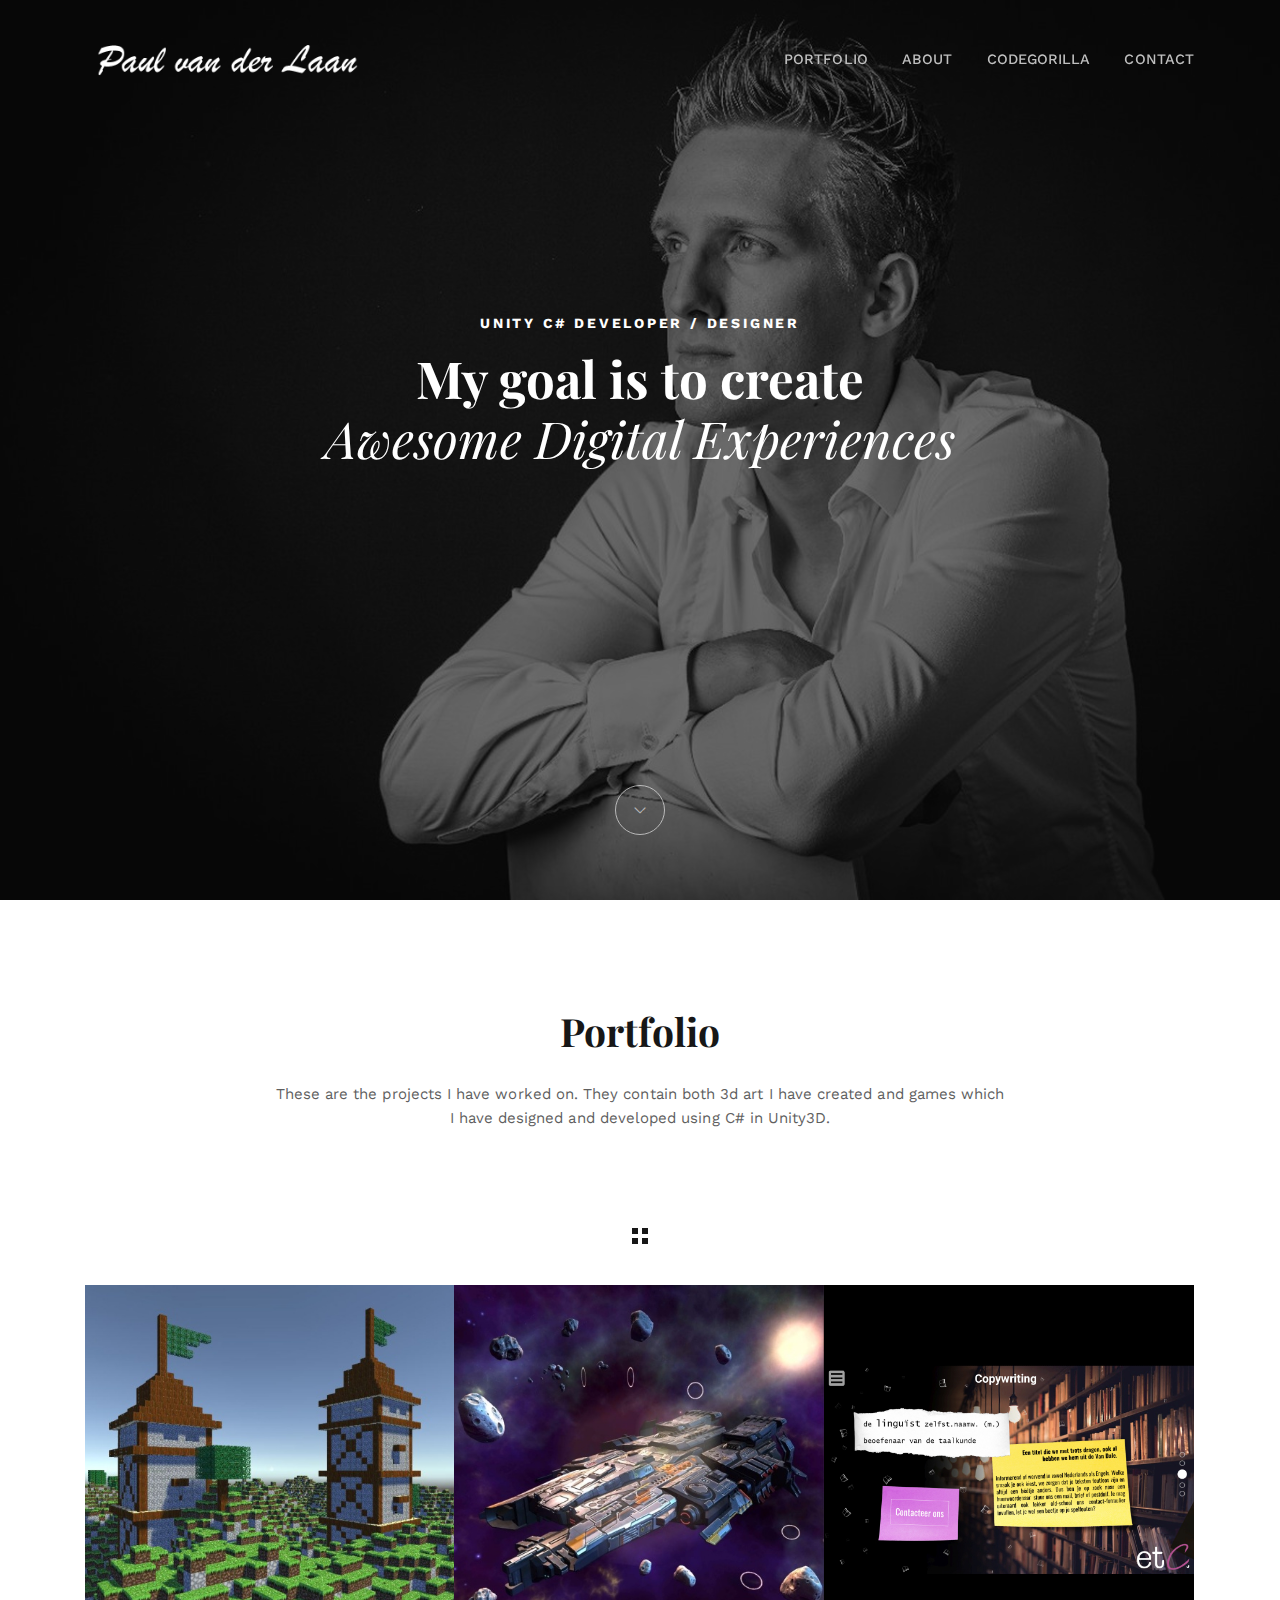
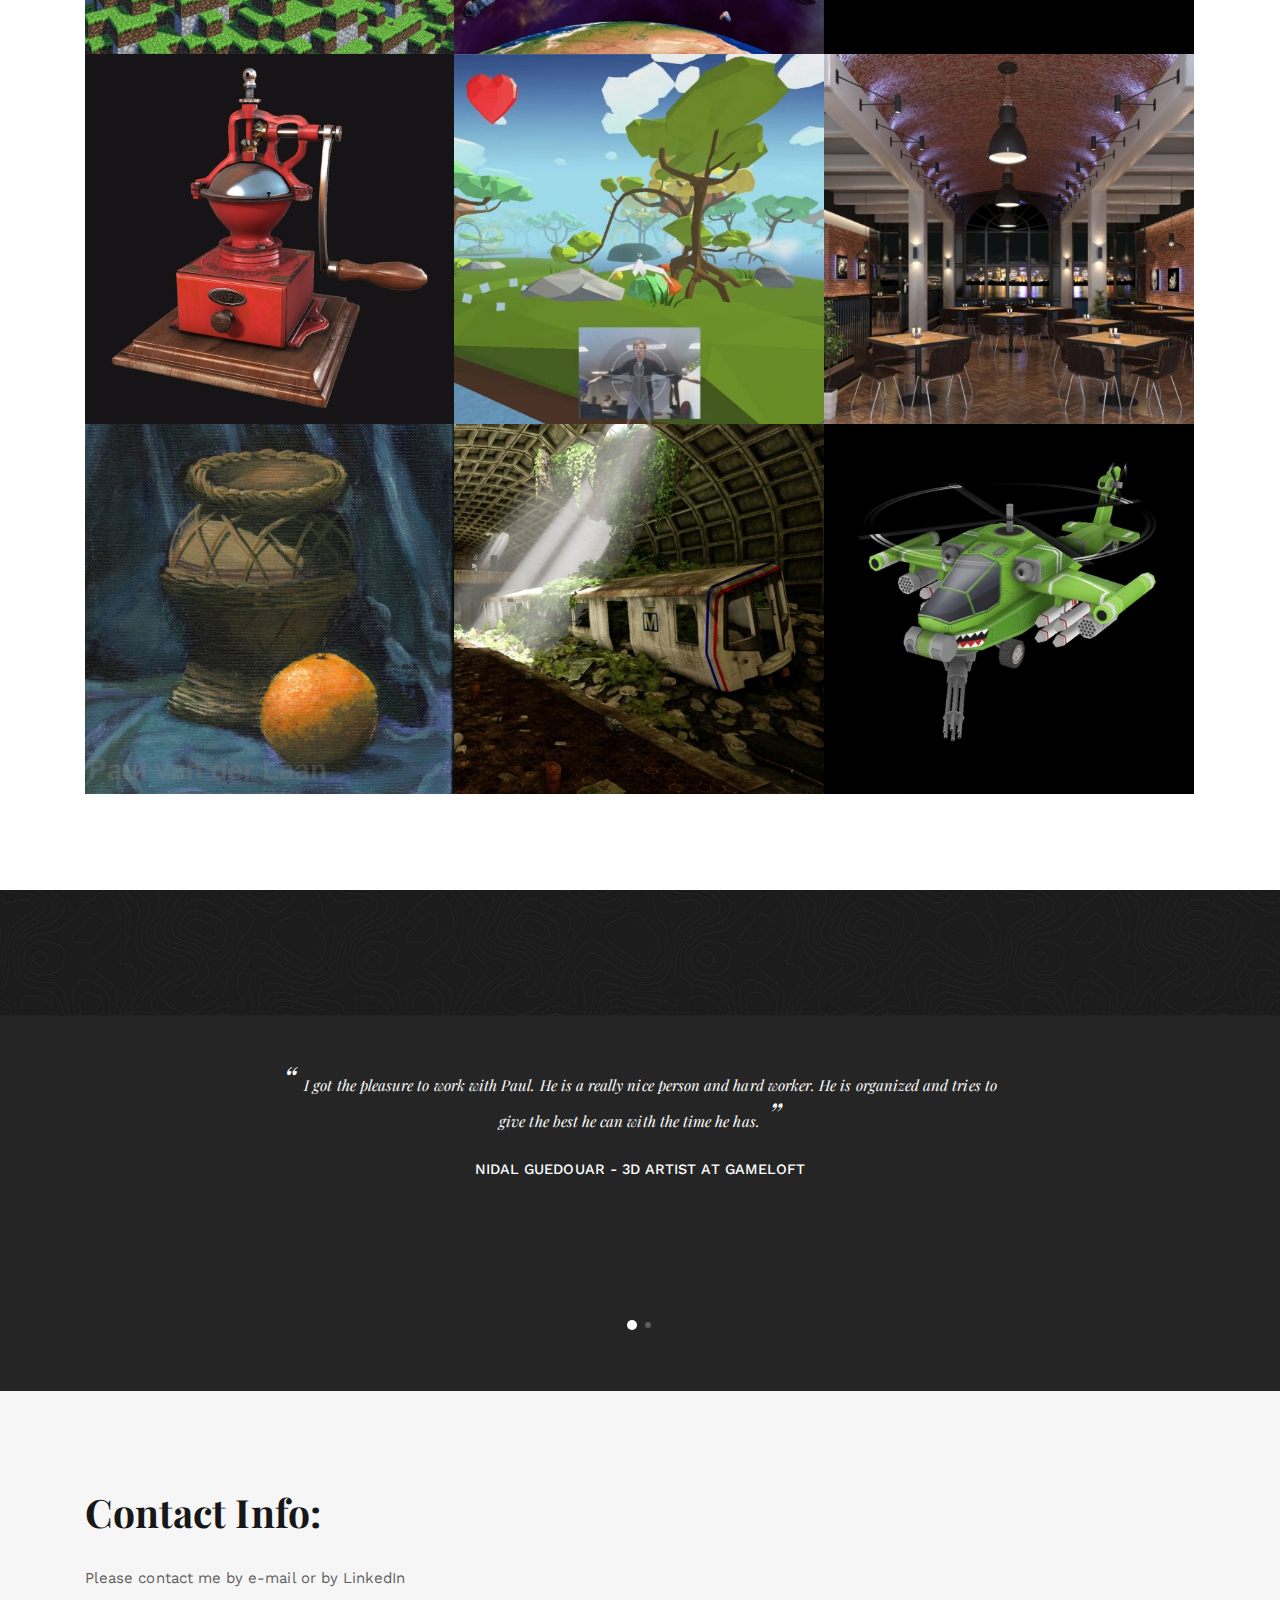
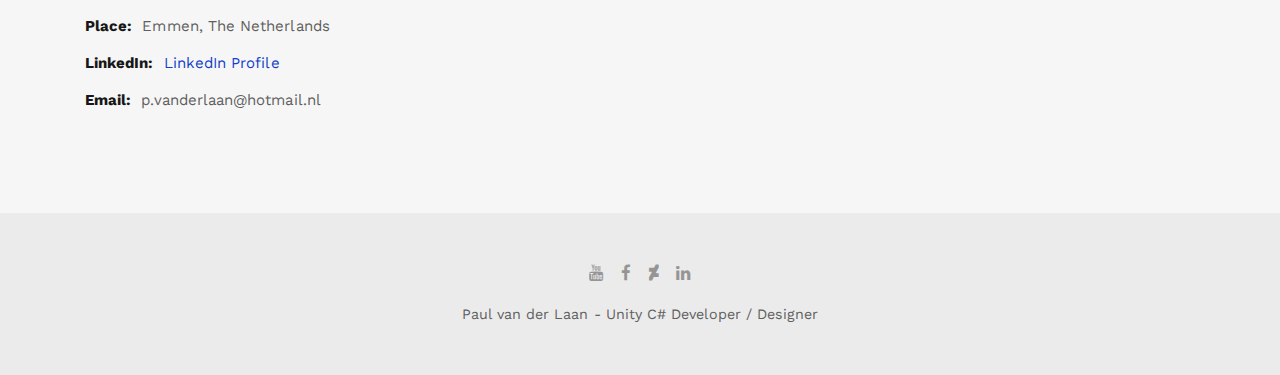
<file: index.html>
<!DOCTYPE html>

<html lang="en">

<head>
    <meta charset="utf-8">
    <meta http-equiv="X-UA-Compatible" content="IE=edge">

    <title> Paul van der Laan | Portfolio </title>

    <meta name="description" content="Paul van der Laan - Game development and 3D art portfolio.">
    <meta name="keywords" content="portfolio, 3D, Unity, game design, developer, portfolio website, C# , CSharp">
    <meta name="author" content="Paul van der Laan">

    <link rel="icon" type="image/png" href="assets/images/favicon.png">

    <meta name="viewport" content="width=device-width, initial-scale=1">

    <!-- START: Styles -->

    <!-- Google Fonts -->
    <link href="https://fonts.googleapis.com/css?family=Playfair+Display:400,400i,700,700i%7cWork+Sans:400,500,700" rel="stylesheet" type="text/css">
    
    <link rel="stylesheet" href="assets/css/combined.css">

    <!-- END: Styles -->



</head>

<body>




    <header class="nk-header">
        <!-- START: Navbar  -->
        <nav class="nk-navbar nk-navbar-top nk-navbar-sticky nk-navbar-transparent nk-navbar-white-text-on-top">
            <div class="container">
                <div class="nk-nav-table">
                    <a href="index.html" class="nk-nav-logo">
                        <img src="assets/images/Paul van der Laan white.png" alt="" width="285" class="nk-nav-logo-onscroll">
                        <img src="assets/images/Paul van der Laan.png" alt="" width="285">
                    </a>

                    <ul class="nk-nav nk-nav-right hidden-md-down" data-nav-mobile="#nk-nav-mobile">
					
                        <li>
                            <a href="index.html#portfolio">Portfolio</a>
                        </li>
                        <li>
                            <a href="about.html">About</a>
                        </li>
                        <li>
                            <a href="codegorilla.html">CodeGorilla</a>
                        </li>
                        <li>
                            <a href="index.html#contact">Contact</a>
                        </li>

                    </ul>

                    <ul class="nk-nav nk-nav-right nk-nav-icons">
                        <li class="single-icon hidden-lg-up">
                            <a href="#" class="nk-navbar-full-toggle">
                                <span class="nk-icon-burger">
                                    <span class="nk-t-1"></span>
                                    <span class="nk-t-2"></span>
                                    <span class="nk-t-3"></span>
                                </span>
                            </a>
                        </li>
                    </ul>
                </div>
            </div>
        </nav>
        <!-- END: Navbar -->

    </header>




    <!--
    START: Navbar Mobile
-->
    <nav class="nk-navbar nk-navbar-full nk-navbar-align-center" id="nk-nav-mobile">
        <div class="nk-navbar-bg">
            <div class="bg-image" style="background-image: url('assets/images/bg-menu.jpg')"></div>
        </div>
        <div class="nk-nav-table">
            <div class="nk-nav-row">
                <div class="container">
                    <div class="nk-nav-header">

                        <div class="nk-nav-logo">
                            <a href="index.html" class="nk-nav-logo">
                                <img src="assets/images/Paul van der Laan white.png" alt="" width="285">
                            </a>
                        </div>

                        <div class="nk-nav-close nk-navbar-full-toggle">
                            <span class="nk-icon-close"></span>
                        </div>
                    </div>
                </div>
            </div>
            <div class="nk-nav-row-full nk-nav-row">
                <div class="nano">
                    <div class="nano-content">
                        <div class="nk-nav-table">
                            <div class="nk-nav-row nk-nav-row-full nk-nav-row-center nk-navbar-mobile-content">
                                <ul class="nk-nav">
                                    <!-- Here will be inserted menu from [data-mobile-menu="#nk-nav-mobile"] -->
                                </ul>
                            </div>
                        </div>
                    </div>
                </div>
            </div>
            <div class="nk-nav-row">
                <div class="container">
                    <div class="nk-nav-social">
                        <ul>
                            <li><a href="https://www.youtube.com/user/Pauliotoshi" target="_blank"><i class="fa fa-youtube"></i></a></li>
                            <li><a href="https://www.facebook.com/paul.vanderlaan.5" target="_blank"><i class="fa fa-facebook"></i></a></li>
                            <li><a href="http://hupie.deviantart.com/" target="_blank"><i class="fa fa-deviantart"></i></a></li>
                            <li><a href="https://www.linkedin.com/in/paulvanderlaan1/" target="_blank"><i class="fa fa-linkedin"></i></a></li>
                        </ul>
                    </div>
                </div>
            </div>
        </div>
    </nav>
    <!-- END: Navbar Mobile -->


    <div class="nk-main">

        <!-- START: Header Title -->
        <div class="nk-header-title nk-header-title-full">
            <div class="bg-image">
                <div style="background-image: url('assets/images/home-7.jpg');"></div>
                <div class="bg-image-overlay" style="background-color: rgba(12, 12, 12, 0.6);"></div>
            </div>
            <div class="nk-header-table">
                <div class="nk-header-table-cell">
                    <div class="container">

                        <h2 class="nk-subtitle text-white">Unity C# Developer / Designer</h2>


                        <h1 class="nk-title display-3 text-white">My goal is to create
                            <br>
                            <em class="fw-400">Awesome Digital Experiences</em>
                        </h1>


                        <div class="nk-gap"></div>
                        <div class="nk-header-text text-white">
                            <div class="nk-gap-4"></div>
                        </div>


                    </div>
                </div>
            </div>

            <div>
                <a class="nk-header-title-scroll-down text-white" href="#nk-header-title-scroll-down">
                    <span class="pe-7s-angle-down"></span>
                </a>
            </div>

        </div>

        <div id="nk-header-title-scroll-down"></div>

        <!-- END: Header Title -->





        <!-- START: About Our Agency 
        <div class="bg-white" id="about">
            <div class="container">
                <div class="row">
                    <div class="col-lg-8 offset-lg-2 text-xs-center">
                        <div class="nk-gap-4 mt-9"></div>

                        <h2 class="display-4">About Me</h2>
                        <div class="nk-gap mnt-5"></div>

                        <p>I always had a great passion for games. Since I was a young child I played on my dad’s 386. Nowadays I mainly play pc games like GTA series, COD MW2 and starcraft 2. I started doing 3d in the summer of 2006. I began with following tutorials from the web and making simple scenes. In 2008 I joined my first UT3 modteam and from februari 2009 till november 2010 I was on the the Warm Gun as an environment artist.

For the past several years I have worked as a 3D Artist in the Game Industry and Retail Design. I have always been interested in the technical side of games and as such I am currently retraining myself towards a programmer/technical artist using voice recognition software.
                        </p>

                       <img src="assets/images/about-me-signature.png" alt="" class="nk-img-fit">  

                        <div class="nk-gap-4 mt-25"></div>
                    </div>
                </div>
            </div>
        </div>
        END: About Our Agency -->


		
		
		
        <!-- START: Portfolio -->
        <div class="nk-box bg-white" id="portfolio">
		
		<br>
		
            <div class="nk-gap-4 mt-5"></div>

            <h2 class="text-xs-center display-4">Portfolio</h2>

            <div class="nk-gap mnt-6"></div>
            <div class="container">
                <div class="row">
                    <div class="col-lg-8 offset-lg-2">
                        <div class="text-xs-center">These are the projects I have worked on. They contain both 3d art I have created and games which I have designed and developed using C# in Unity3D.
                        </div>
                    </div>
                </div>
            </div>

            <div class="nk-gap-2 mt-12"></div>
            <div class="container">
			
			
			<!-- START: Filter -->
			<div class="nk-pagination nk-pagination-nobg nk-pagination-center">
				<a href="#nk-toggle-filter">
					<span class="nk-icon-squares"></span>
				</a>
			</div>
			<ul class="nk-isotope-filter">
				<li class="active" data-filter="*">All</li>
				<li data-filter="programming">Programming</li>
				<li data-filter="3d">3D</li>
				<li data-filter="design">Design</li>
				<li data-filter="traditional">Traditional</li>
			</ul>
			<!-- END: Filter -->
			
			
            <div class="nk-portfolio-list nk-isotope nk-isotope-3-cols">


                <div class="nk-isotope-item" data-filter="programming">
                    <div class="nk-portfolio-item nk-portfolio-item-square nk-portfolio-item-info-style-1">
                        <a href="portfolio-single-voxel-game.html" class="nk-portfolio-item-link"></a>
                        <div class="nk-portfolio-item-image">
                            <div style="background-image: url('assets/images/square_voxel_game.jpg');"></div>
                        </div>
                        <div class="nk-portfolio-item-info nk-portfolio-item-info-center text-xs-center">
                            <div>
                                <h2 class="portfolio-item-title h3">Voxel Game</h2>
                                <div class="portfolio-item-category">Programming</div>
                            </div>
                        </div>
                    </div>
                </div>


                <div class="nk-isotope-item" data-filter="programming">
                    <div class="nk-portfolio-item nk-portfolio-item-square nk-portfolio-item-info-style-1">
                        <a href="portfolio-single-space-explorer.html" class="nk-portfolio-item-link"></a>
                        <div class="nk-portfolio-item-image">
                            <div style="background-image: url('assets/images/square_space_explorer.jpg');"></div>
                        </div>
                        <div class="nk-portfolio-item-info nk-portfolio-item-info-center text-xs-center">
                            <div>
                                <h2 class="portfolio-item-title h3">VR Space Explorer</h2>
                                <div class="portfolio-item-category">Programming</div>
                            </div>
                        </div>
                    </div>
                </div>

				
                <div class="nk-isotope-item" data-filter="design">
                    <div class="nk-portfolio-item nk-portfolio-item-square nk-portfolio-item-info-style-1">
                        <a href="portfolio-single-webdesign-codathon.html" class="nk-portfolio-item-link"></a>
                        <div class="nk-portfolio-item-image">
                            <div style="background-image: url('assets/images/square_webdesign.jpg');"></div>
                        </div>
                        <div class="nk-portfolio-item-info nk-portfolio-item-info-center text-xs-center">
                            <div>
                                <h2 class="portfolio-item-title h3">Personal Business Website</h2>
                                <div class="portfolio-item-category">Webdesign</div>
                            </div>
                        </div>
                    </div>
                </div>
				
                <div class="nk-isotope-item" data-filter="3d">
                    <div class="nk-portfolio-item nk-portfolio-item-square nk-portfolio-item-info-style-1">
                        <a href="portfolio-single-various-game-art.html" class="nk-portfolio-item-link"></a>
                        <div class="nk-portfolio-item-image">
                            <div style="background-image: url('assets/images/square_coffee_grinder.jpg');"></div>
                        </div>
                        <div class="nk-portfolio-item-info nk-portfolio-item-info-center text-xs-center">
                            <div>
                                <h2 class="portfolio-item-title h3">Various game art</h2>
                                <div class="portfolio-item-category">3D Game Art</div>
                            </div>
                        </div>
                    </div>
                </div>
				



                <div class="nk-isotope-item" data-filter="programming">
                    <div class="nk-portfolio-item nk-portfolio-item-square nk-portfolio-item-info-style-1">
                        <a href="portfolio-single-origami-kinect.html" class="nk-portfolio-item-link"></a>
                        <div class="nk-portfolio-item-image">
                            <div style="background-image: url('assets/images/square_origami.jpg');"></div>
                        </div>
                        <div class="nk-portfolio-item-info nk-portfolio-item-info-center text-xs-center">
                            <div>
                                <h2 class="portfolio-item-title h3">Origami Kinect game</h2>
                                <div class="portfolio-item-category">Programming</div>
                            </div>
                        </div>
                    </div>
                </div>


                <div class="nk-isotope-item" data-filter="3d">
                    <div class="nk-portfolio-item nk-portfolio-item-square nk-portfolio-item-info-style-1">
                        <a href="portfolio-single-window-dressing.html" class="nk-portfolio-item-link"></a>
                        <div class="nk-portfolio-item-image">
                            <div style="background-image: url('assets/images/square_window_dressing.jpg');"></div>
                        </div>
                        <div class="nk-portfolio-item-info nk-portfolio-item-info-center text-xs-center">
                            <div>
                                <h2 class="portfolio-item-title h3">Window Dressing</h2>
                                <div class="portfolio-item-category">3D Visualization</div>
                            </div>
                        </div>
                    </div>
                </div>


                <div class="nk-isotope-item" data-filter="traditional">
                    <div class="nk-portfolio-item nk-portfolio-item-square nk-portfolio-item-info-style-1">
                        <a href="portfolio-single-traditional-art.html" class="nk-portfolio-item-link"></a>
                        <div class="nk-portfolio-item-image">
                            <div style="background-image: url('assets/images/square_painting.jpg');"></div>
                        </div>
                        <div class="nk-portfolio-item-info nk-portfolio-item-info-center text-xs-center">
                            <div>
                                <h2 class="portfolio-item-title h3">Traditional Art</h2>
                                <div class="portfolio-item-category">paintings/drawing</div>
                            </div>
                        </div>
                    </div>
                </div>


                <div class="nk-isotope-item" data-filter="3d">
                    <div class="nk-portfolio-item nk-portfolio-item-square nk-portfolio-item-info-style-1">
                        <a href="portfolio-single-metro-station.html" class="nk-portfolio-item-link"></a>
                        <div class="nk-portfolio-item-image">
                            <div style="background-image: url('assets/images/square_metro_station.jpg');"></div>
                        </div>
                        <div class="nk-portfolio-item-info nk-portfolio-item-info-center text-xs-center">
                            <div>
                                <h2 class="portfolio-item-title h3">DC Metro Station</h2>
                                <div class="portfolio-item-category">3D Game Art</div>
                            </div>
                        </div>
                    </div>
                </div>

				
                <div class="nk-isotope-item" data-filter="3d">
                    <div class="nk-portfolio-item nk-portfolio-item-square nk-portfolio-item-info-style-1">
                        <a href="portfolio-single-stylized-assets.html" class="nk-portfolio-item-link"></a>
                        <div class="nk-portfolio-item-image">
                            <div style="background-image: url('assets/images/square_apache.jpg');"></div>
                        </div>
                        <div class="nk-portfolio-item-info nk-portfolio-item-info-center text-xs-center">
                            <div>
                                <h2 class="portfolio-item-title h3">Stylized Assets</h2>
                                <div class="portfolio-item-category">3D Game Art</div>
                            </div>
                        </div>
                    </div>
                </div>

            </div>
            </div>
            <div class="nk-gap-4 mt-15"></div>
        </div>
        <!-- END: Portfolio -->

        <!-- START: Reviews -->
        <div class="nk-box bg-dark-1">
            <div class="bg-image bg-image-parallax" style="background-image: url('assets/images/bg-pattern.jpg');"></div>
            <div class="nk-gap-5 mnt-6"></div>
            <div class="nk-gap-3"></div>
            <div class="container-fluid">
                <!-- START: Carousel -->
                <div class="nk-carousel nk-carousel-all-visible text-white" data-autoplay="18000" data-dots="true">
                    <div class="nk-carousel-inner">
                        <div>
                            <div>
                                <blockquote class="nk-blockquote-style-1 text-white">
                                    <p>I got the pleasure to work with Paul. He is a really nice person and hard worker. He is organized and tries to give the best he can with the time he has.</p>
                                    <cite>Nidal Guedouar - 3d artist at Gameloft</cite>
                                </blockquote>
                                <div class="nk-gap-3 mt-10"></div>
                            </div>
                        </div>
                        <div>
                            <div>
                                <blockquote class="nk-blockquote-style-1 text-white">
                                    <p>Paul is an intelligent, inquisitive, well motivated and focused professional in the field of 3D modeling and level design. The fact that he almost never misses his deadlines and still delivers the highest quality, is something that Paul distinguishes from most 3d artists. In addition, Paul is someone who enjoys helping others with his knowledge and experience.</p>
                                    <cite>Ronnie Nelis - CEO Team6 Game studios</cite>
                                </blockquote>
                                <div class="nk-gap-3 mt-10"></div>
                            </div>
                        </div>
                    </div>
                </div>
                <!-- END: Carousel -->
            </div>
            <div class="nk-gap-4 mt-3"></div>
        </div>
        <!-- END: Reviews -->


        <!-- START: Contact Info -->
        <div class="container" id="contact">
            <div class="nk-gap-5"></div>
            <div class="row vertical-gap">
                <div class="col-lg-5">
                    <!-- START: Info -->
                    <h2 class="display-4">Contact Info:</h2>
                    <div class="nk-gap mnt-3"></div>

                    <p>Please contact me by e-mail or by LinkedIn</p>

                    <ul class="nk-contact-info">
                        <li>
                            <strong>Place:</strong> Emmen, The Netherlands</li>
                        <li>
                            <strong>LinkedIn:</strong> <a href="https://www.linkedin.com/in/paulvanderlaan1/" target="_blank">LinkedIn Profile</a> </li>
                        <li>
                            <strong>Email:</strong> p.vanderlaan@hotmail.nl</li>
                    </ul>
                    <!-- END: Info -->
                </div>
                <div class="col-lg-7">
                    <!-- START: Form 
                    <form action="#" class="nk-form nk-form-ajax">
                        <div class="row vertical-gap">
                            <div class="col-md-6">
                                <input type="text" class="form-control required" name="name" placeholder="Your Name">
                            </div>
                            <div class="col-md-6">
                                <input type="email" class="form-control required" name="email" placeholder="Your Email">
                            </div>
                        </div>

                        <div class="nk-gap-1"></div>
                        <input type="text" class="form-control required" name="title" placeholder="Your Title">

                        <div class="nk-gap-1"></div>
                        <textarea class="form-control required" name="message" rows="8" placeholder="Your Comment" aria-required="true"></textarea>
                        <div class="nk-gap-1"></div>
                        <div class="nk-form-response-success"></div>
                        <div class="nk-form-response-error"></div>
                        <button class="nk-btn">Send Message</button>
                    </form>
                     END: Form -->
                </div>
            </div>
            <div class="nk-gap-5"></div>
        </div>
        <!-- END: Contact Info -->




        <!--
    START: Footer
-->
        <footer class="nk-footer" id="paul">


            <div class="nk-footer-cont">
                <div class="container text-xs-center">
                    <div class="nk-footer-social">
                        <ul>
                            <li><a href="https://www.youtube.com/user/Pauliotoshi" target="_blank"><i class="fa fa-youtube"></i></a></li>
                            <li><a href="https://www.facebook.com/paul.vanderlaan.5" target="_blank"><i class="fa fa-facebook"></i></a></li>
                            <li><a href="http://hupie.deviantart.com/" target="_blank"><i class="fa fa-deviantart"></i></a></li>
                            <li><a href="https://www.linkedin.com/in/paulvanderlaan1/" target="_blank"><i class="fa fa-linkedin"></i></a></li>
                        </ul>
                    </div>

                    <div class="nk-footer-text">
                        <p>Paul van der Laan - Unity C# Developer / Designer</p>
                    </div>
                </div>
            </div>
        </footer>
        <!-- END: Footer -->


    </div>




    <!-- START: Scripts -->

    <script src="assets/js/combined.js"></script>
	
	<script>
          window.addEventListener('DOMContentLoaded', function() {
            var id = window.location.hash.split('#')[1];
            var top = document.getElementById(id).offsetTop;
            window.scrollTo(0, top);
          }, true);
    </script>
    
    <!-- END: Scripts -->


</body>

</html>
</file>
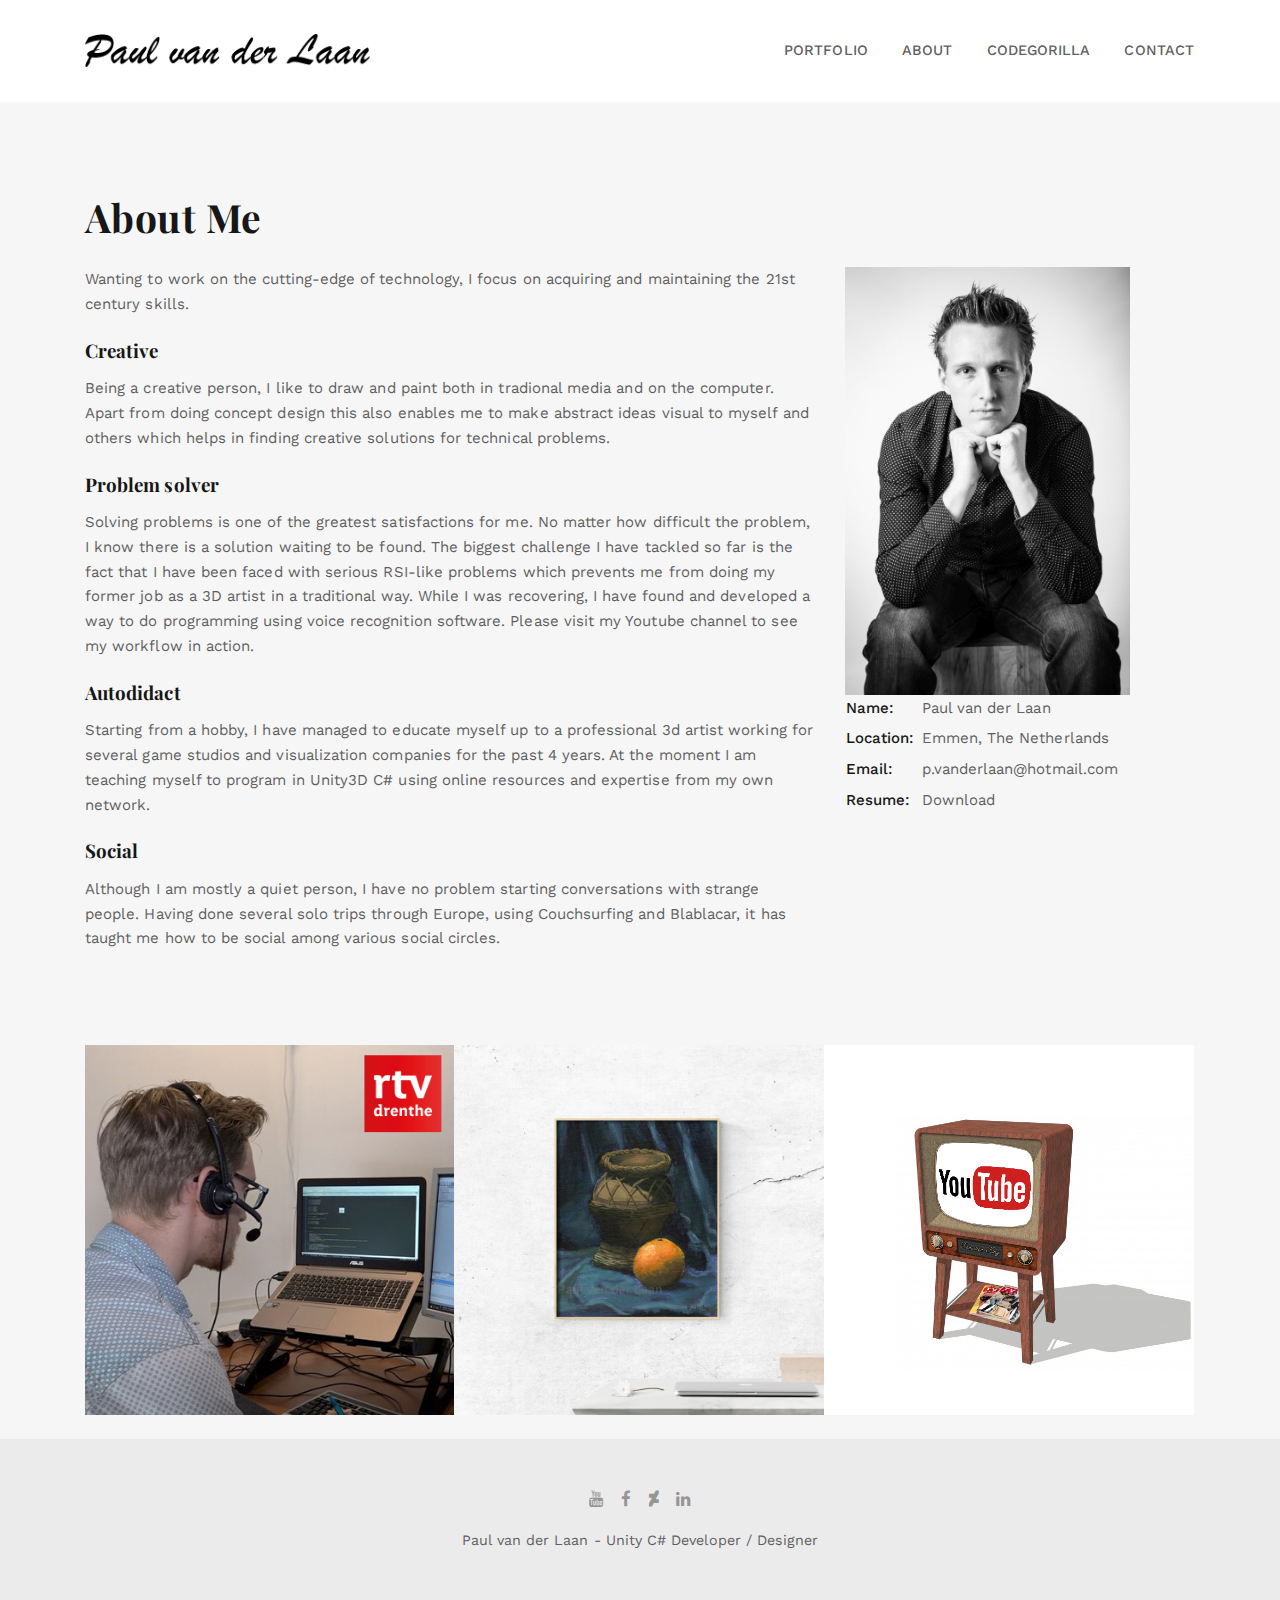
<file: about.html>
<!DOCTYPE html>


<html lang="en">

<head>
    <meta charset="utf-8">
    <meta http-equiv="X-UA-Compatible" content="IE=edge">

    <title>About Me</title>

    <meta name="description" content="Snow - Clean & Minimal Portfolio HTML template.">
    <meta name="keywords" content="portfolio, clean, minimal, blog, template, portfolio website">
    <meta name="author" content="Paul van der Laan">

    <link rel="icon" type="image/png" href="assets/images/favicon.png">

    <meta name="viewport" content="width=device-width, initial-scale=1">

    <!-- START: Styles -->

    <!-- Google Fonts -->
    <link href="https://fonts.googleapis.com/css?family=Playfair+Display:400,400i,700,700i%7cWork+Sans:400,500,700" rel="stylesheet" type="text/css">
    
    <link rel="stylesheet" href="assets/css/combined.css">

    <!-- END: Styles -->



</head>



<body>




    <header class="nk-header nk-header-opaque">
        <!--
        START: Navbar
    -->
        <nav class="nk-navbar nk-navbar-top">
            <div class="container">
                <div class="nk-nav-table">
                    <a href="index.html" class="nk-nav-logo">
                        <img src="assets/images/Paul van der Laan white.png" alt="" width="285" class="nk-nav-logo-onscroll">
                        <img src="assets/images/Paul van der Laan.png" alt="" width="285">
                    </a>

                    <ul class="nk-nav nk-nav-right hidden-md-down" data-nav-mobile="#nk-nav-mobile">
                        <li>
                            <a href="index.html#portfolio">Portfolio</a>
                        </li>
                        <li>
                            <a href="about.html">About</a>
                        </li>
                        <li>
                            <a href="codegorilla.html">CodeGorilla</a>
                        </li>
                        <li>
                            <a href="index.html#contact">Contact</a>
                        </li>
                    </ul>

                    <ul class="nk-nav nk-nav-right nk-nav-icons">
                        <li class="single-icon hidden-lg-up">
                            <a href="#" class="nk-navbar-full-toggle">
                                <span class="nk-icon-burger">
                                    <span class="nk-t-1"></span>
                                    <span class="nk-t-2"></span>
                                    <span class="nk-t-3"></span>
                                </span>
                            </a>
                        </li>
                    </ul>
                </div>
            </div>
        </nav>
        <!-- END: Navbar -->

    </header>




    <!--
    START: Navbar Mobile
-->
    <nav class="nk-navbar nk-navbar-full nk-navbar-align-center" id="nk-nav-mobile">
        <div class="nk-navbar-bg">
            <div class="bg-image" style="background-image: url('assets/images/bg-menu.jpg')"></div>
        </div>
        <div class="nk-nav-table">
            <div class="nk-nav-row">
                <div class="container">
                    <div class="nk-nav-header">

                        <div class="nk-nav-logo">
                            <a href="index.html" class="nk-nav-logo">
                                <img src="assets/images/Paul van der Laan white.png" alt="" width="285">
                            </a>
                        </div>

                        <div class="nk-nav-close nk-navbar-full-toggle">
                            <span class="nk-icon-close"></span>
                        </div>
                    </div>
                </div>
            </div>
            <div class="nk-nav-row-full nk-nav-row">
                <div class="nano">
                    <div class="nano-content">
                        <div class="nk-nav-table">
                            <div class="nk-nav-row nk-nav-row-full nk-nav-row-center nk-navbar-mobile-content">
                                <ul class="nk-nav">
                                    <!-- Here will be inserted menu from [data-mobile-menu="#nk-nav-mobile"] -->
                                </ul>
                            </div>
                        </div>
                    </div>
                </div>
            </div>
            <div class="nk-nav-row">
                <div class="container">
                    <div class="nk-nav-social">
                        <ul>
                            <li><a href="https://www.youtube.com/user/Pauliotoshi" target="_blank"><i class="fa fa-youtube"></i></a></li>
                            <li><a href="https://www.facebook.com/paul.vanderlaan.5" target="_blank"><i class="fa fa-facebook"></i></a></li>
                            <li><a href="http://hupie.deviantart.com/" target="_blank"><i class="fa fa-deviantart"></i></a></li>
                            <li><a href="https://www.linkedin.com/in/paulvanderlaan1/" target="_blank"><i class="fa fa-linkedin"></i></a></li>
                        </ul>
                    </div>
                </div>
            </div>
        </div>
    </nav>
    <!-- END: Navbar Mobile -->


    <div class="nk-main">





        <div class="container">
            <div class="nk-portfolio-single">

                <div class="nk-gap-4 mb-14"></div>
                <h1 class="nk-portfolio-title display-4">About Me</h1>
                <div class="row vertical-gap">
                    <div class="col-lg-8">
                        <div class="nk-portfolio-info">
                            <div class="nk-portfolio-text">
								<p>Wanting to work on the cutting-edge of technology, I focus on acquiring and maintaining the 21st century skills.</p> 
                                <h5>Creative</h5>
								<p>Being a creative person, I like to draw and paint both in tradional media and on the computer. Apart from doing concept design this also enables me to make abstract ideas visual to myself and others which helps in finding creative solutions for technical problems.</p>

								<h5>Problem solver</h5>
								<p>Solving problems is one of the greatest satisfactions for me. No matter how difficult the problem, I know there is a solution waiting to be found. The biggest challenge I have tackled so far is the fact that I have been faced with serious RSI-like problems which prevents me from doing my former job as a 3D artist in a traditional way. While I was recovering, I have found and developed a way to do programming using voice recognition software. Please visit my Youtube channel to see my workflow in action.</p>

								<h5>Autodidact</h5>
								<p>Starting from a hobby, I have managed to educate myself up to a professional 3d artist working for several game studios and visualization companies for the past 4 years. At the moment I am teaching myself to program in Unity3D C# using online resources and expertise from my own network.</p>
								 
								<h5>Social</h5>
								<p>Although I am mostly a quiet person, I have no problem starting conversations with strange people. Having done several solo trips through Europe, using Couchsurfing and Blablacar, it has taught me how to be social among various social circles.</p>

                            </div>
                        </div>
                    </div>
                    <div class="col-lg-4">
					
					<img src="assets/images/paul_about_pic.jpg" alt="" width="285">
					
					
                        <table class="nk-portfolio-details">
                            <tr>
                                <td>
                                    <strong>Name:</strong>
                                </td>
                                <td>Paul van der Laan</td>
                            </tr>
                            <tr>
                                <td>
                                    <strong>Location:</strong>
                                </td>
                                <td>Emmen, The Netherlands</td>
                            </tr>
							<tr>
                                <td>
                                    <strong>Email:</strong>
                                </td>
                                <td>p.vanderlaan@hotmail.com</td>
                            </tr>
                            <tr>
                                <td>
                                    <strong>Resume:</strong>
                                </td>
                                <td>
                                    <a href="https://media.cmcdn.net/3dc9c0e2441480c3e778/28221312/download/resume.pdf" target="_blank" title="Resume" >Download</a>
                                </td>
                            </tr>
                        </table>
                    </div>
                </div>
                <div class="nk-gap-4 mt-14"></div>

            </div>
        </div>

      <!--  <img class="nk-img-fit" src="assets/images/portfolio-4-video-thumb.jpg">
		
		<p></p>
		
		<img class="nk-img-fit" src="assets/images/portfolio-4-video-thumb.jpg">  -->

		<div class="container">
            <div class="nk-portfolio-list nk-isotope nk-isotope-3-cols">


                <div class="nk-isotope-item" data-filter="RTV Drenthe">
                    <div class="nk-portfolio-item nk-portfolio-item-square nk-portfolio-item-info-style-1">
                        <a href="http://www.rtvdrenthe.nl/nieuws/123136/IT-bootcamp-Emmen-wekt-interesse-vanuit-Den-Haag-en-Groningen" target="_blank" class="nk-portfolio-item-link"></a>
                        <div class="nk-portfolio-item-image">
                            <div style="background-image: url('assets/images/rtv_drenthe_interview.jpg');"></div>
                        </div>
                        <div class="nk-portfolio-item-info nk-portfolio-item-info-center text-xs-center">
                            <div>
                                <h2 class="portfolio-item-title h3">TV Interview</h2>
                                <div class="portfolio-item-category">RTV Drenthe</div>
                            </div>
                        </div>
                    </div>
                </div>


                <div class="nk-isotope-item" data-filter="DeviantArt page">
                    <div class="nk-portfolio-item nk-portfolio-item-square nk-portfolio-item-info-style-1">
                        <a href="http://hupie.deviantart.com/gallery/42280791/acrylic-paintings" target="_blank" class="nk-portfolio-item-link"></a>
                        <div class="nk-portfolio-item-image">
                            <div style="background-image: url('assets/images/painting_in_frame.jpg');"></div>
                        </div>
                        <div class="nk-portfolio-item-info nk-portfolio-item-info-center text-xs-center">
                            <div>
                                <h2 class="portfolio-item-title h3">Traditional Art</h2>
                                <div class="portfolio-item-category">Paintings and Drawings</div>
                            </div>
                        </div>
                    </div>
                </div>


                <div class="nk-isotope-item" data-filter="Voice Programming">
                    <div class="nk-portfolio-item nk-portfolio-item-square nk-portfolio-item-info-style-1">
                        <a href="https://www.youtube.com/user/Pauliotoshi" target="_blank" class="nk-portfolio-item-link"></a>
                        <div class="nk-portfolio-item-image">
                            <div style="background-image: url('assets/images/old_tv_youtube.jpg');"></div>
                        </div>
                        <div class="nk-portfolio-item-info nk-portfolio-item-info-center text-xs-center">
                            <div>
                                <h2 class="portfolio-item-title h3">Youtube Channel</h2>
                                <div class="portfolio-item-category">Game Dev Blogs and Voice Programming</div>
                            </div>
                        </div>
                    </div>
                </div>

			</div>
			<p></p>
        </div>
		
        <!-- START: Pagination 
        <div class="nk-pagination nk-pagination-center">
            <div class="container">
                <a class="nk-pagination-prev" href="#">
                    <span class="pe-7s-angle-left"></span> Previous Work</a>
                <a class="nk-pagination-center" href="index.html#portfolio">
                    <span class="nk-icon-squares"></span>
                </a>
                <a class="nk-pagination-next" href="#">Next Work <span class="pe-7s-angle-right"></span> </a>
            </div>
        </div>
        <!-- END: Pagination -->



        <!--
    START: Footer
-->
        <footer class="nk-footer">


            <div class="nk-footer-cont">
                <div class="container text-xs-center">
                    <div class="nk-footer-social">
                        <ul>
                            <li><a href="https://www.youtube.com/user/Pauliotoshi" target="_blank"><i class="fa fa-youtube"></i></a></li>
                            <li><a href="https://www.facebook.com/paul.vanderlaan.5" target="_blank"><i class="fa fa-facebook"></i></a></li>
                            <li><a href="http://hupie.deviantart.com/" target="_blank"><i class="fa fa-deviantart"></i></a></li>
                            <li><a href="https://www.linkedin.com/in/paulvanderlaan1/" target="_blank"><i class="fa fa-linkedin"></i></a></li>
                        </ul>
                    </div>

                    <div class="nk-footer-text">
                        <p>Paul van der Laan - Unity C# Developer / Designer</p>
                    </div>
                </div>
            </div>
        </footer>
        <!-- END: Footer -->


    </div>




    <!-- START: Scripts -->

    <script src="assets/js/combined.js"></script>
    
    <!-- END: Scripts -->


</body>

</html>
</file>
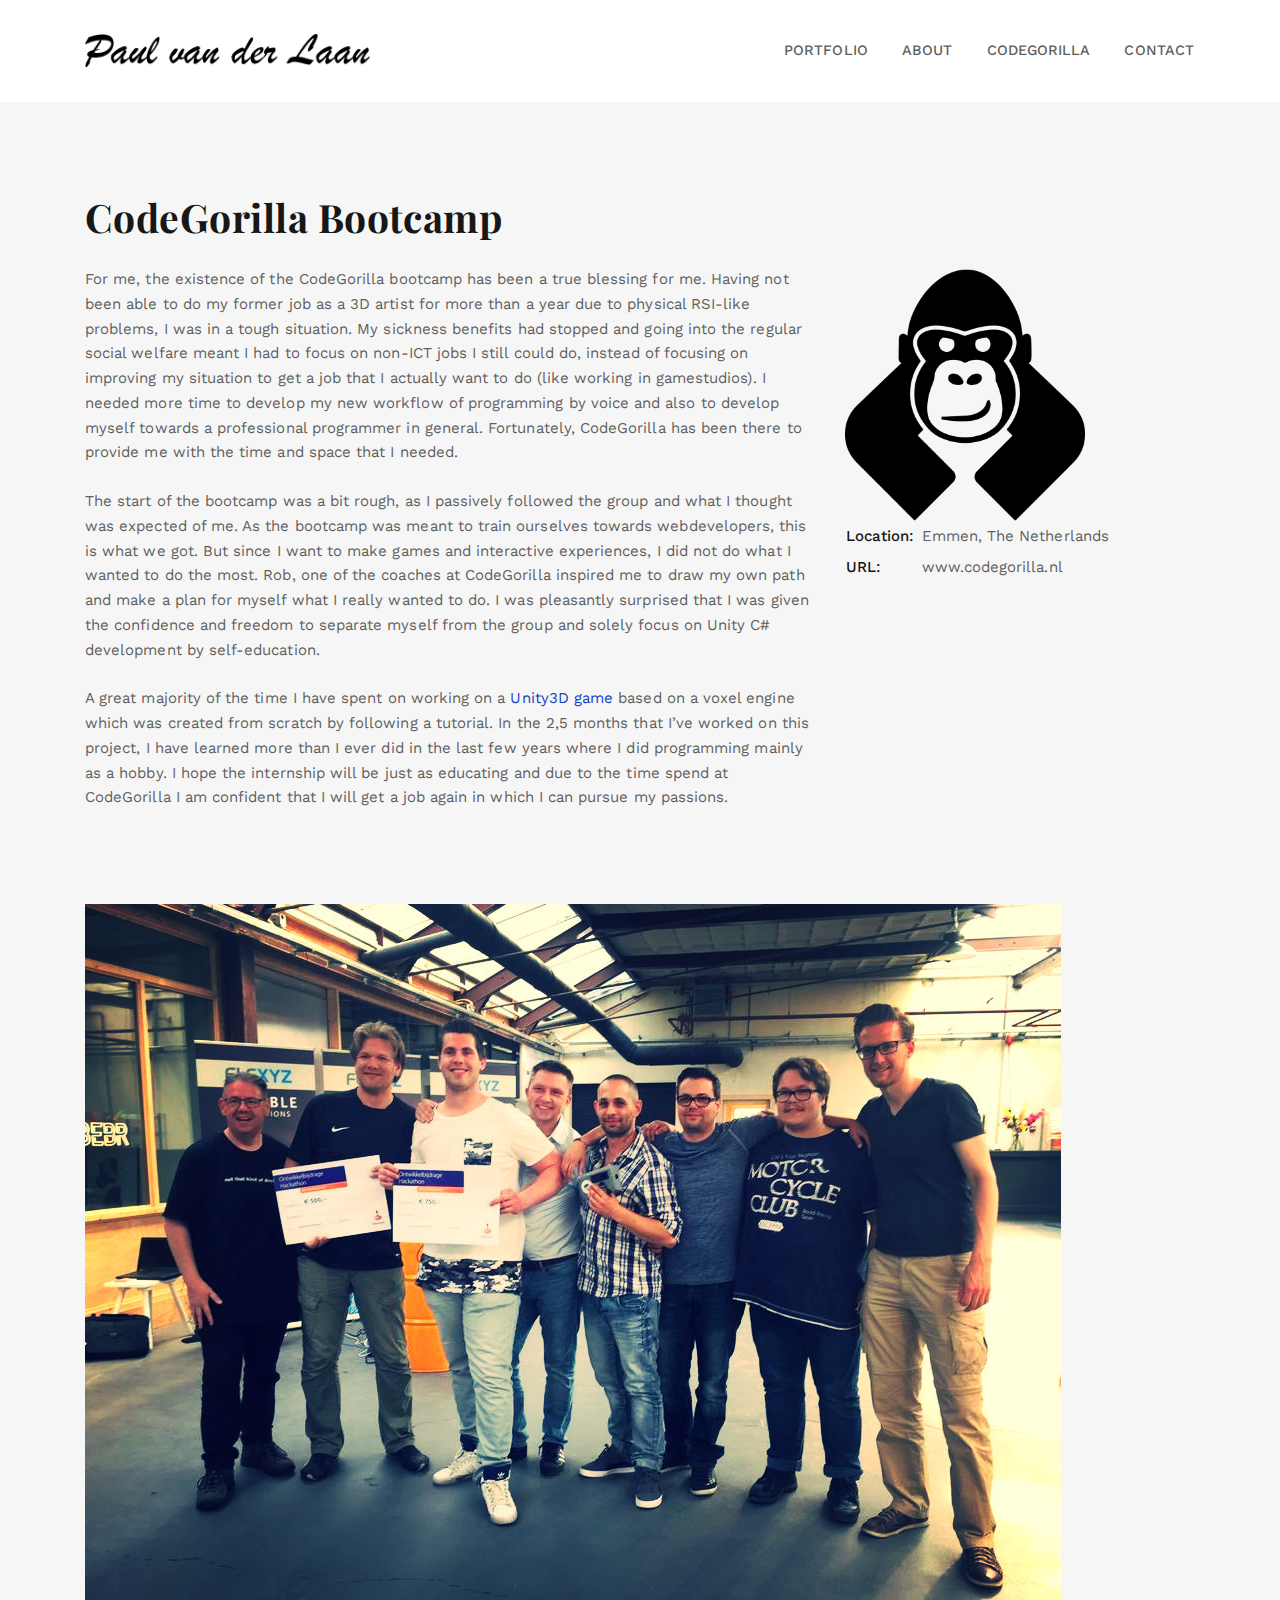
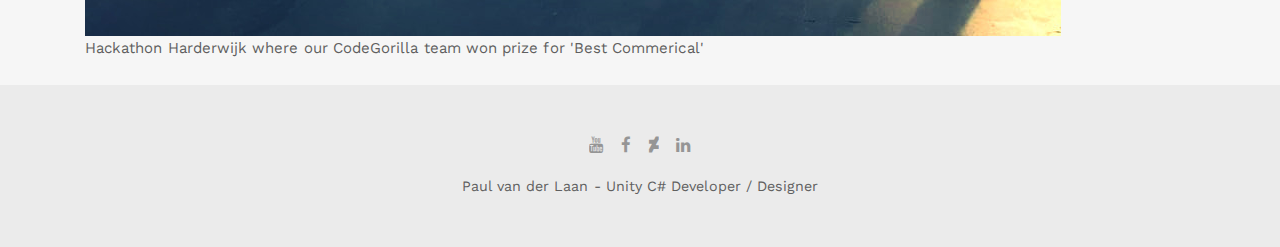
<file: codegorilla.html>
<!DOCTYPE html>


<html lang="en">

<head>
    <meta charset="utf-8">
    <meta http-equiv="X-UA-Compatible" content="IE=edge">

    <title>CodeGorilla Bootcamp</title>

    <meta name="description" content="Snow - Clean & Minimal Portfolio HTML template.">
    <meta name="keywords" content="portfolio, clean, minimal, blog, template, portfolio website">
    <meta name="author" content="Paul van der Laan">

    <link rel="icon" type="image/png" href="assets/images/favicon.png">

    <meta name="viewport" content="width=device-width, initial-scale=1">

    <!-- START: Styles -->

    <!-- Google Fonts -->
    <link href="https://fonts.googleapis.com/css?family=Playfair+Display:400,400i,700,700i%7cWork+Sans:400,500,700" rel="stylesheet" type="text/css">
    
    <link rel="stylesheet" href="assets/css/combined.css">

    <!-- END: Styles -->



</head>



<body>




    <header class="nk-header nk-header-opaque">
        <!--
        START: Navbar
    -->
        <nav class="nk-navbar nk-navbar-top">
            <div class="container">
                <div class="nk-nav-table">
                    <a href="index.html" class="nk-nav-logo">
                        <img src="assets/images/Paul van der Laan white.png" alt="" width="285" class="nk-nav-logo-onscroll">
                        <img src="assets/images/Paul van der Laan.png" alt="" width="285">
                    </a>

                    <ul class="nk-nav nk-nav-right hidden-md-down" data-nav-mobile="#nk-nav-mobile">
                        <li>
                            <a href="index.html#portfolio">Portfolio</a>
                        </li>
                        <li>
                            <a href="about.html">About</a>
                        </li>
                        <li>
                            <a href="codegorilla.html">CodeGorilla</a>
                        </li>
                        <li>
                            <a href="index.html#contact">Contact</a>
                        </li>
                    </ul>

                    <ul class="nk-nav nk-nav-right nk-nav-icons">
                        <li class="single-icon hidden-lg-up">
                            <a href="#" class="nk-navbar-full-toggle">
                                <span class="nk-icon-burger">
                                    <span class="nk-t-1"></span>
                                    <span class="nk-t-2"></span>
                                    <span class="nk-t-3"></span>
                                </span>
                            </a>
                        </li>
                    </ul>
                </div>
            </div>
        </nav>
        <!-- END: Navbar -->

    </header>




    <!--
    START: Navbar Mobile
-->
    <nav class="nk-navbar nk-navbar-full nk-navbar-align-center" id="nk-nav-mobile">
        <div class="nk-navbar-bg">
            <div class="bg-image" style="background-image: url('assets/images/bg-menu.jpg')"></div>
        </div>
        <div class="nk-nav-table">
            <div class="nk-nav-row">
                <div class="container">
                    <div class="nk-nav-header">

                        <div class="nk-nav-logo">
                            <a href="index.html" class="nk-nav-logo">
                                <img src="assets/images/Paul van der Laan white.png" alt="" width="285">
                            </a>
                        </div>

                        <div class="nk-nav-close nk-navbar-full-toggle">
                            <span class="nk-icon-close"></span>
                        </div>
                    </div>
                </div>
            </div>
            <div class="nk-nav-row-full nk-nav-row">
                <div class="nano">
                    <div class="nano-content">
                        <div class="nk-nav-table">
                            <div class="nk-nav-row nk-nav-row-full nk-nav-row-center nk-navbar-mobile-content">
                                <ul class="nk-nav">
                                    <!-- Here will be inserted menu from [data-mobile-menu="#nk-nav-mobile"] -->
                                </ul>
                            </div>
                        </div>
                    </div>
                </div>
            </div>
            <div class="nk-nav-row">
                <div class="container">
                    <div class="nk-nav-social">
                        <ul>
                            <li><a href="https://www.youtube.com/user/Pauliotoshi" target="_blank"><i class="fa fa-youtube"></i></a></li>
                            <li><a href="https://www.facebook.com/paul.vanderlaan.5" target="_blank"><i class="fa fa-facebook"></i></a></li>
                            <li><a href="http://hupie.deviantart.com/" target="_blank"><i class="fa fa-deviantart"></i></a></li>
                            <li><a href="https://www.linkedin.com/in/paulvanderlaan1/" target="_blank"><i class="fa fa-linkedin"></i></a></li>
                        </ul>
                    </div>
                </div>
            </div>
        </div>
    </nav>
    <!-- END: Navbar Mobile -->


    <div class="nk-main">





        <div class="container">
            <div class="nk-portfolio-single">

                <div class="nk-gap-4 mb-14"></div>
                <h1 class="nk-portfolio-title display-4">CodeGorilla Bootcamp</h1>
                <div class="row vertical-gap">
                    <div class="col-lg-8">
                        <div class="nk-portfolio-info">
                            <div class="nk-portfolio-text">
								<p>For me, the existence of the CodeGorilla bootcamp has been a true blessing for me. Having not been able to do my former job as a 3D artist for more than a year due to physical RSI-like problems, I was in a tough situation. My sickness benefits had stopped and going into the regular social welfare meant I had to focus on non-ICT jobs I still could do, instead of focusing on improving my situation to get a job that I actually want to do (like working in gamestudios). I needed more time to develop my new workflow of programming by voice and also to develop myself towards a professional programmer in general. Fortunately, CodeGorilla has been there to provide me with the time and space that I needed.</p>

								<p>The start of the bootcamp was a bit rough, as I passively followed the group and what I thought was expected of me. As the bootcamp was meant to train ourselves towards webdevelopers, this is what we got. But since I want to make games and interactive experiences, I did not do what I wanted to do the most. Rob, one of the coaches at CodeGorilla inspired me to draw my own path and make a plan for myself what I really wanted to do. I was pleasantly surprised that I was given the confidence and freedom to separate myself from the group and solely focus on Unity C# development by self-education.</p>
								
								<p>A great majority of the time I have spent on working on a <a href="portfolio-single-voxel-game.html" >Unity3D game</a> based on a voxel engine which was created from scratch by following a tutorial. In the 2,5 months that I’ve worked on this project, I have learned more than I ever did in the last few years where I did programming mainly as a hobby. I hope the internship will be just as educating and  due to the time spend at CodeGorilla I am confident that I will get a job again in which I can pursue my passions.</p>

                            </div>
                        </div>
                    </div>
                    <div class="col-lg-4">
					
					<a href="https://codegorilla.nl/" target="_blank"><img src="assets/images/DropdownGorilla.png" alt="" width="240"></a>
					
					
                        <table class="nk-portfolio-details">
                            <tr>
                                <td>
                                    <strong>Location:</strong>
                                </td>
                                <td>Emmen, The Netherlands</td>
                            </tr>
                            <tr>
                                <td>
                                    <strong>URL:</strong>
                                </td>
                                <td>
                                    <a href="https://codegorilla.nl/" target="_blank" title="CodeGorilla" >www.codegorilla.nl</a>
                                </td>
                            </tr>
                        </table>
                    </div>
                </div>
                <div class="nk-gap-4 mt-14"></div>

            </div>
        </div>

      <!--  <img class="nk-img-fit" src="assets/images/portfolio-4-video-thumb.jpg">
		
		<p></p>
		
		<img class="nk-img-fit" src="assets/images/portfolio-4-video-thumb.jpg">  -->

		<div class="container">
            
			<img class="nk-img-fit" src="assets/images/hackathon_cg.jpg">
			<figcaption>Hackathon Harderwijk where our CodeGorilla team won prize for 'Best Commerical'</figcaption>
			
			<p></p>

        </div>
		
        <!-- START: Pagination 
        <div class="nk-pagination nk-pagination-center">
            <div class="container">
                <a class="nk-pagination-prev" href="#">
                    <span class="pe-7s-angle-left"></span> Previous Work</a>
                <a class="nk-pagination-center" href="index.html#portfolio">
                    <span class="nk-icon-squares"></span>
                </a>
                <a class="nk-pagination-next" href="#">Next Work <span class="pe-7s-angle-right"></span> </a>
            </div>
        </div>
        <!-- END: Pagination -->



        <!--
    START: Footer
-->
        <footer class="nk-footer">


            <div class="nk-footer-cont">
                <div class="container text-xs-center">
                    <div class="nk-footer-social">
                        <ul>
                            <li><a href="https://www.youtube.com/user/Pauliotoshi" target="_blank"><i class="fa fa-youtube"></i></a></li>
                            <li><a href="https://www.facebook.com/paul.vanderlaan.5" target="_blank"><i class="fa fa-facebook"></i></a></li>
                            <li><a href="http://hupie.deviantart.com/" target="_blank"><i class="fa fa-deviantart"></i></a></li>
                            <li><a href="https://www.linkedin.com/in/paulvanderlaan1/" target="_blank"><i class="fa fa-linkedin"></i></a></li>
                        </ul>
                    </div>

                    <div class="nk-footer-text">
                        <p>Paul van der Laan - Unity C# Developer / Designer</p>
                    </div>
                </div>
            </div>
        </footer>
        <!-- END: Footer -->


    </div>




    <!-- START: Scripts -->

    <script src="assets/js/combined.js"></script>
    
    <!-- END: Scripts -->


</body>

</html>
</file>
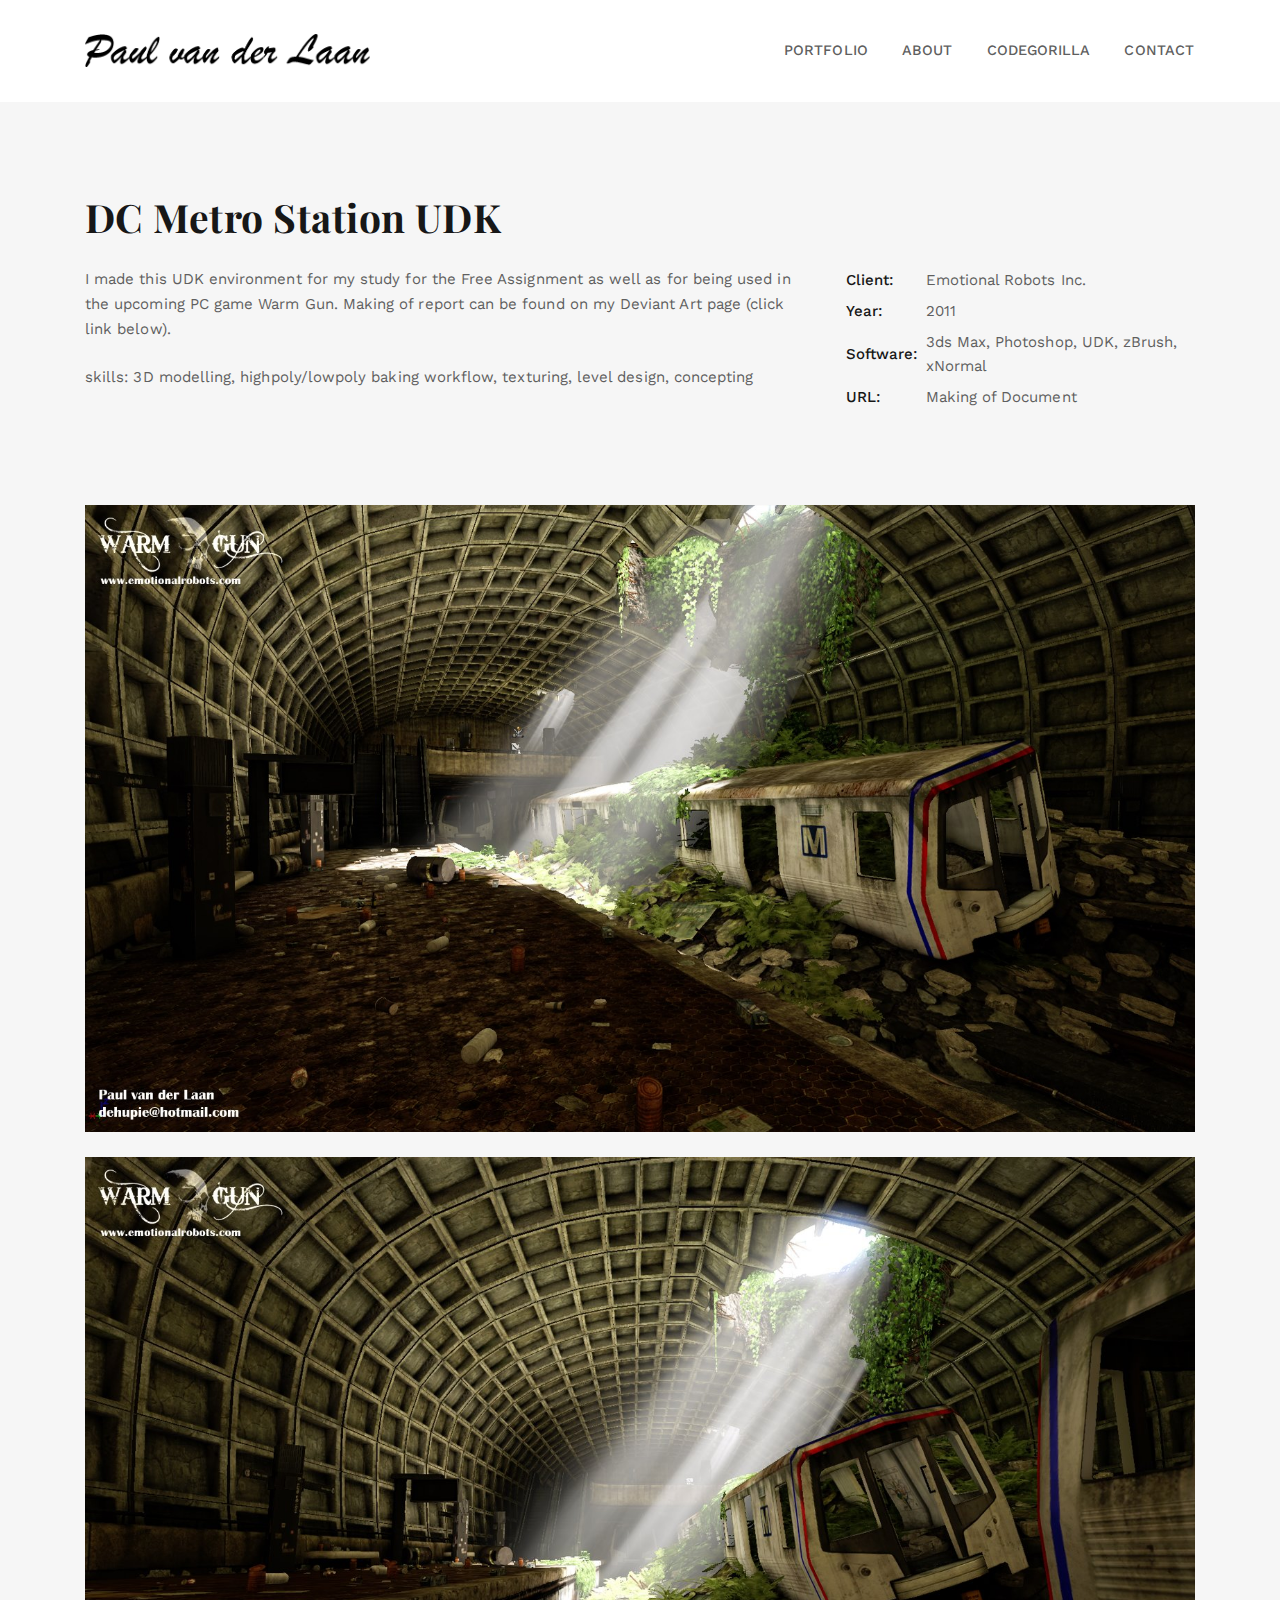
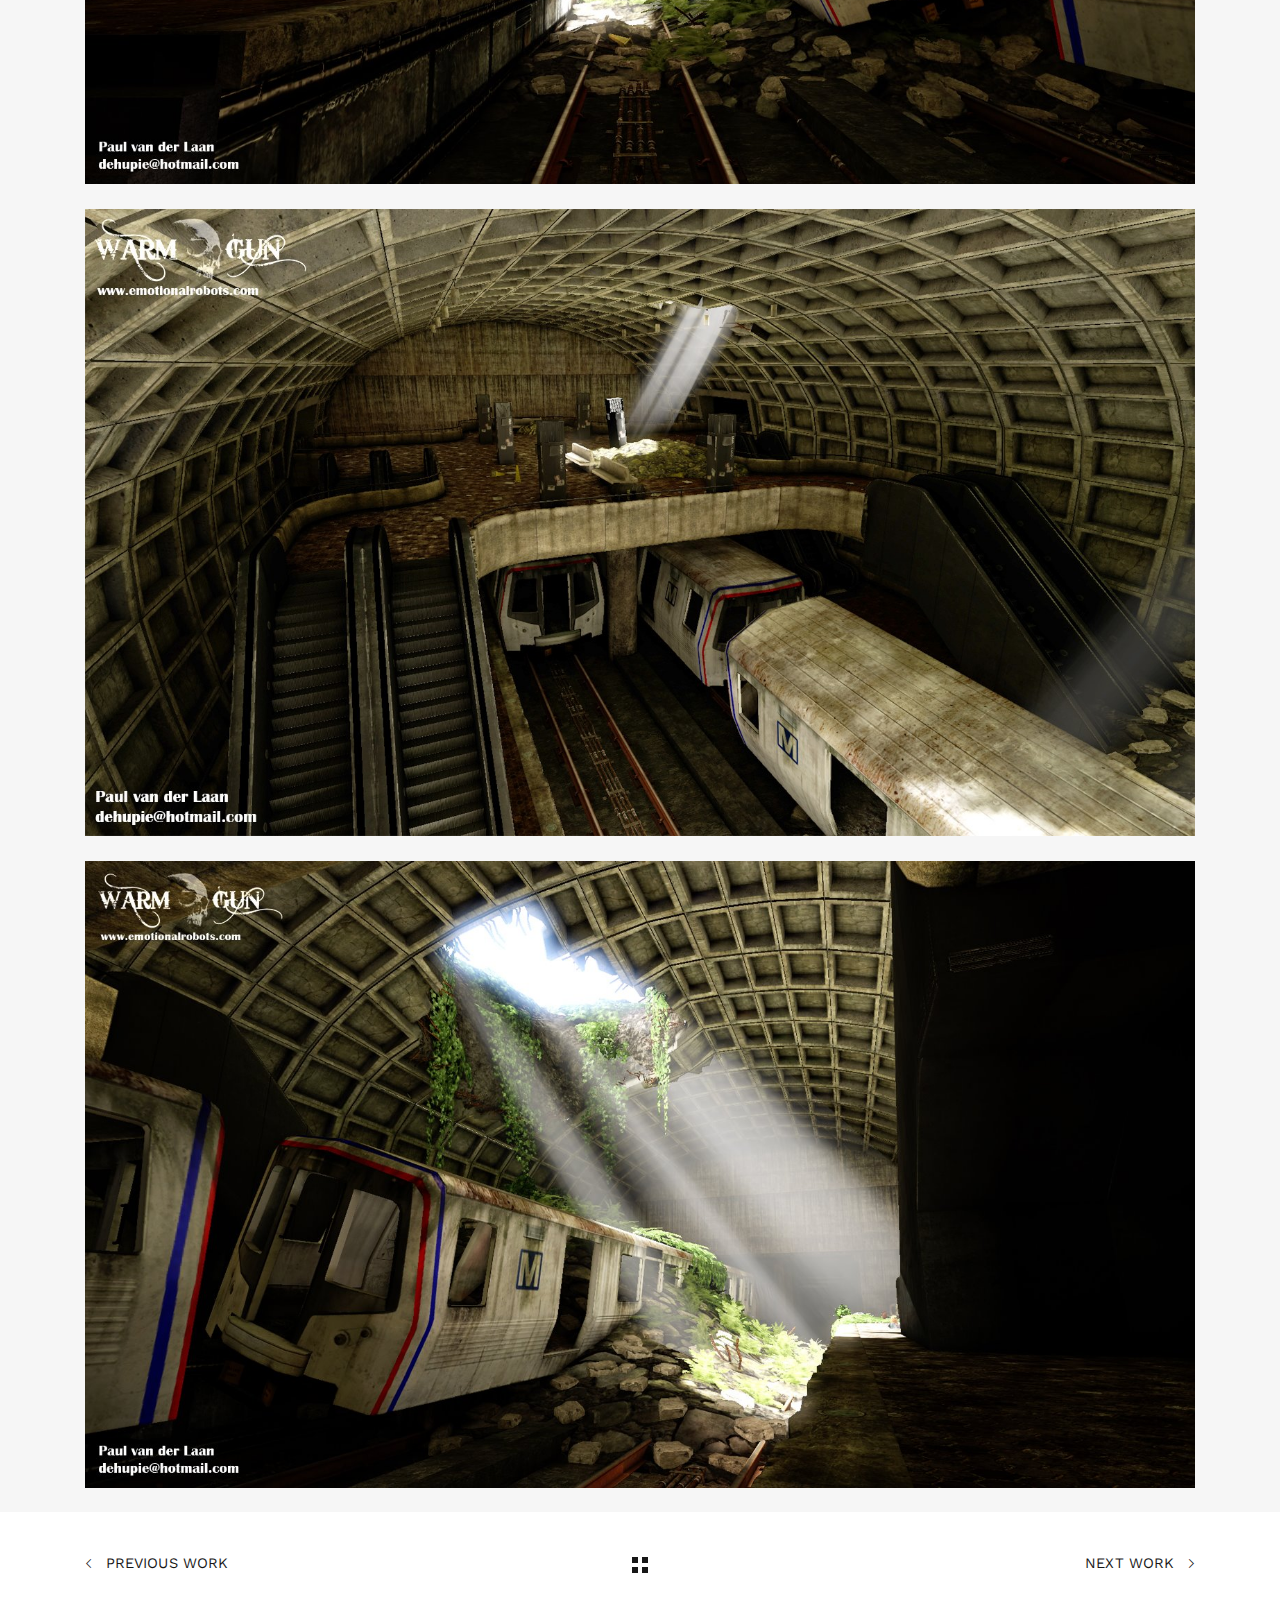
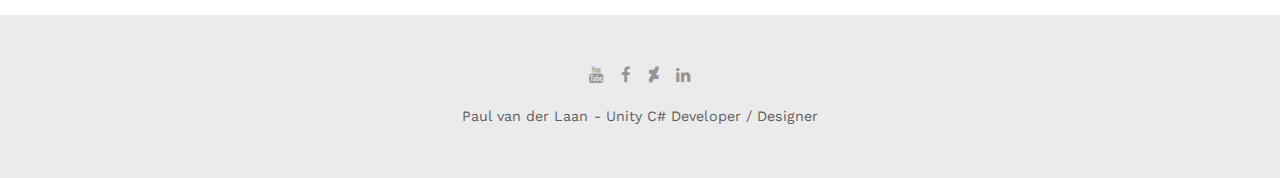
<file: portfolio-single-metro-station.html>
<!DOCTYPE html>


<html lang="en">

<head>
    <meta charset="utf-8">
    <meta http-equiv="X-UA-Compatible" content="IE=edge">

    <title>Paul van der Laan | DC Metro Station UDK</title>

    <meta name="description" content="Snow - Clean & Minimal Portfolio HTML template.">
    <meta name="keywords" content="portfolio, clean, minimal, blog, template, portfolio website">
    <meta name="author" content="nK">

    <link rel="icon" type="image/png" href="assets/images/favicon.png">

    <meta name="viewport" content="width=device-width, initial-scale=1">

    <!-- START: Styles -->

    <!-- Google Fonts -->
    <link href="https://fonts.googleapis.com/css?family=Playfair+Display:400,400i,700,700i%7cWork+Sans:400,500,700" rel="stylesheet" type="text/css">
    
    <link rel="stylesheet" href="assets/css/combined.css">

    <!-- END: Styles -->



</head>



<body>




    <header class="nk-header nk-header-opaque">
        <!--
        START: Navbar
    -->
        <nav class="nk-navbar nk-navbar-top">
            <div class="container">
                <div class="nk-nav-table">
                    <a href="index.html" class="nk-nav-logo">
                        <img src="assets/images/Paul van der Laan white.png" alt="" width="285" class="nk-nav-logo-onscroll">
                        <img src="assets/images/Paul van der Laan.png" alt="" width="285">
                    </a>

                    <ul class="nk-nav nk-nav-right hidden-md-down" data-nav-mobile="#nk-nav-mobile">
                        <li>
                            <a href="index.html#portfolio">Portfolio</a>
                        </li>
                        <li>
                            <a href="about.html">About</a>
                        </li>
                        <li>
                            <a href="codegorilla.html">CodeGorilla</a>
                        </li>
                        <li>
                            <a href="index.html#contact">Contact</a>
                        </li>
                    </ul>

                    <ul class="nk-nav nk-nav-right nk-nav-icons">
                        <li class="single-icon hidden-lg-up">
                            <a href="#" class="nk-navbar-full-toggle">
                                <span class="nk-icon-burger">
                                    <span class="nk-t-1"></span>
                                    <span class="nk-t-2"></span>
                                    <span class="nk-t-3"></span>
                                </span>
                            </a>
                        </li>
                    </ul>
                </div>
            </div>
        </nav>
        <!-- END: Navbar -->

    </header>




    <!--
    START: Navbar Mobile
-->
    <nav class="nk-navbar nk-navbar-full nk-navbar-align-center" id="nk-nav-mobile">
        <div class="nk-navbar-bg">
            <div class="bg-image" style="background-image: url('assets/images/bg-menu.jpg')"></div>
        </div>
        <div class="nk-nav-table">
            <div class="nk-nav-row">
                <div class="container">
                    <div class="nk-nav-header">

                        <div class="nk-nav-logo">
                            <a href="index.html" class="nk-nav-logo">
                                <img src="assets/images/Paul van der Laan white.png" alt="" width="285">
                            </a>
                        </div>

                        <div class="nk-nav-close nk-navbar-full-toggle">
                            <span class="nk-icon-close"></span>
                        </div>
                    </div>
                </div>
            </div>
            <div class="nk-nav-row-full nk-nav-row">
                <div class="nano">
                    <div class="nano-content">
                        <div class="nk-nav-table">
                            <div class="nk-nav-row nk-nav-row-full nk-nav-row-center nk-navbar-mobile-content">
                                <ul class="nk-nav">
                                    <!-- Here will be inserted menu from [data-mobile-menu="#nk-nav-mobile"] -->
                                </ul>
                            </div>
                        </div>
                    </div>
                </div>
            </div>
            <div class="nk-nav-row">
                <div class="container">
                    <div class="nk-nav-social">
                        <ul>
                            <li><a href="https://www.youtube.com/user/Pauliotoshi"><i class="fa fa-youtube"></i></a></li>
                            <li><a href="https://www.facebook.com/paul.vanderlaan.5"><i class="fa fa-facebook"></i></a></li>
                            <li><a href="http://hupie.deviantart.com/"><i class="fa fa-deviantart"></i></a></li>
                            <li><a href="https://www.linkedin.com/in/paulvanderlaan1/"><i class="fa fa-linkedin"></i></a></li>
                        </ul>
                    </div>
                </div>
            </div>
        </div>
    </nav>
    <!-- END: Navbar Mobile -->


    <div class="nk-main">





        <div class="container">
            <div class="nk-portfolio-single">

                <div class="nk-gap-4 mb-14"></div>
                <h1 class="nk-portfolio-title display-4">DC Metro Station UDK</h1>
                <div class="row vertical-gap">
                    <div class="col-lg-8">
                        <div class="nk-portfolio-info">
                            <div class="nk-portfolio-text">
                                <p>I made this UDK environment for my study for the Free Assignment as well as for being used in the upcoming PC game Warm Gun. Making of report can be found on my Deviant Art page (click link below).</p>
								
								<p>skills: 3D modelling, highpoly/lowpoly baking workflow, texturing, level design, concepting</p>
                            </div>
                        </div>
                    </div>
                    <div class="col-lg-4">
                        <table class="nk-portfolio-details">
                            <tr>
                                <td>
                                    <strong>Client:</strong>
                                </td>
                                <td>Emotional Robots Inc.</td>
                            </tr>
                            <tr>
                                <td>
                                    <strong>Year:</strong>
                                </td>
                                <td>2011</td>
                            </tr>
							<tr>
                                <td>
                                    <strong>Software:</strong>
                                </td>
                                <td>3ds Max, Photoshop, UDK, zBrush, xNormal</td>
                            </tr>
                            <tr>
                                <td>
                                    <strong>URL:</strong>
                                </td>
                                <td>
                                    <a href="http://hupie.deviantart.com/gallery/#/d2p52m2" target="_blank" title="Share page on Facebook" data-share="facebook">Making of Document</a>
                                </td>
                            </tr>
                        </table>
                    </div>
                </div>
                <div class="nk-gap-4 mt-14"></div>

            </div>
			
			
		
        <img class="nk-img-fit" src="assets/images/dcmetro1.jpg"><br/>
		
		<br/>
		
        <img class="nk-img-fit" src="assets/images/dcmetro2.jpg"><br/>
		
		<br/>
		
		<img class="nk-img-fit" src="assets/images/dcmetro3.jpg"><br/>
		
		<br/>
		
		<img class="nk-img-fit" src="assets/images/dcmetro4.jpg"><br/>
		
		<br/>
			
        </div>


        <!-- START: Pagination -->
        <div class="nk-pagination nk-pagination-center">
            <div class="container">
                <a class="nk-pagination-prev" href="portfolio-single-traditional-art.html">
                    <span class="pe-7s-angle-left"></span> Previous Work</a>
                <a class="nk-pagination-center" href="index.html#portfolio">
                    <span class="nk-icon-squares"></span>
                </a>
                <a class="nk-pagination-next" href="portfolio-single-stylized-assets.html">Next Work <span class="pe-7s-angle-right"></span> </a>
            </div>
        </div>
        <!-- END: Pagination -->



        <!--
    START: Footer
-->
        <footer class="nk-footer">


            <div class="nk-footer-cont">
                <div class="container text-xs-center">
                    <div class="nk-footer-social">
                        <ul>
                            <li><a href="https://www.youtube.com/user/Pauliotoshi"><i class="fa fa-youtube"></i></a></li>
                            <li><a href="https://www.facebook.com/paul.vanderlaan.5"><i class="fa fa-facebook"></i></a></li>
                            <li><a href="http://hupie.deviantart.com/"><i class="fa fa-deviantart"></i></a></li>
                            <li><a href="https://www.linkedin.com/in/paulvanderlaan1/"><i class="fa fa-linkedin"></i></a></li>
                        </ul>
                    </div>

                    <div class="nk-footer-text">
                        <p>Paul van der Laan - Unity C# Developer / Designer</p>
                    </div>
                </div>
            </div>
        </footer>
        <!-- END: Footer -->


    </div>




    <!-- START: Scripts -->

    <script src="assets/js/combined.js"></script>
    
    <!-- END: Scripts -->


</body>

</html>
</file>
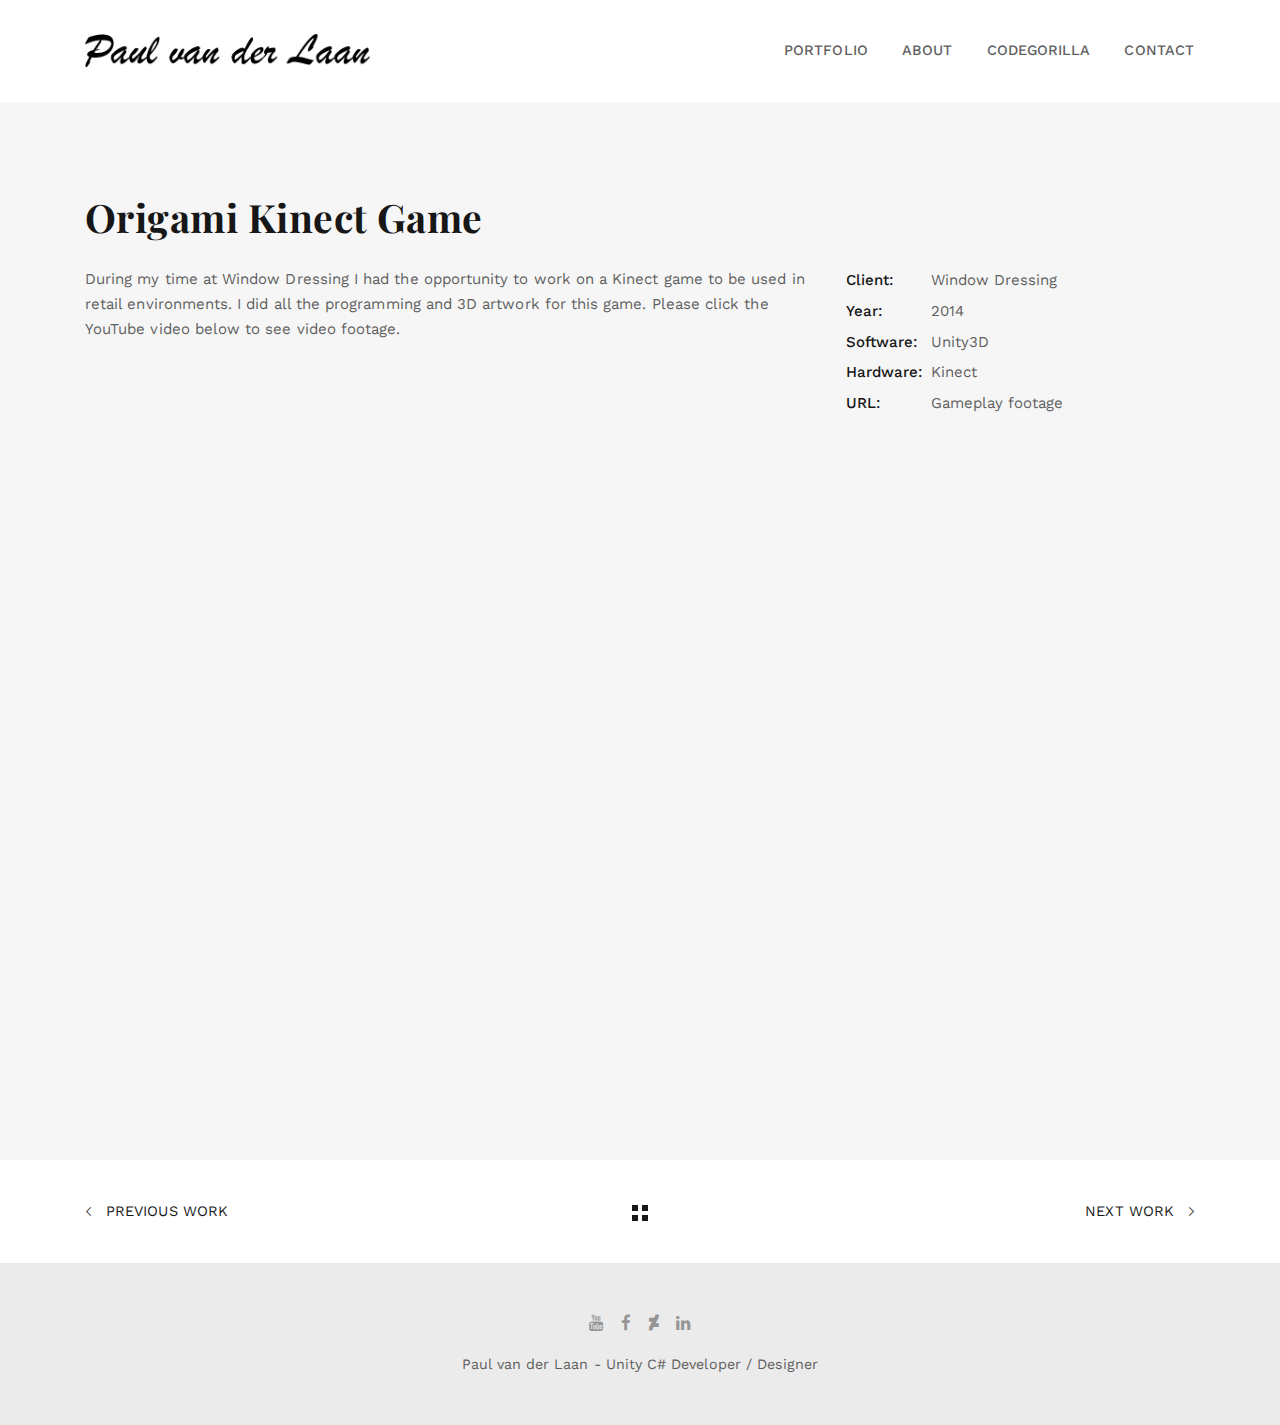
<file: portfolio-single-origami-kinect.html>
<!DOCTYPE html>

<html lang="en">

<head>
    <meta charset="utf-8">
    <meta http-equiv="X-UA-Compatible" content="IE=edge">

    <title>Paul van der Laan | Origami Kinect Game</title>

    <meta name="description" content="Paul van der Laan - Game development and 3D art portfolio.">
    <meta name="keywords" content="portfolio, 3D, Unity, game design, developer, portfolio website, C# , CSharp">
    <meta name="author" content="Paul van der Laan">

    <link rel="icon" type="image/png" href="assets/images/favicon.png">

    <meta name="viewport" content="width=device-width, initial-scale=1">

    <!-- START: Styles -->

    <!-- Google Fonts -->
    <link href="https://fonts.googleapis.com/css?family=Playfair+Display:400,400i,700,700i%7cWork+Sans:400,500,700" rel="stylesheet" type="text/css">
    
    <link rel="stylesheet" href="assets/css/combined.css">

    <!-- END: Styles -->



</head>



<body>




    <header class="nk-header nk-header-opaque">
        <!--
        START: Navbar
    -->
        <nav class="nk-navbar nk-navbar-top">
            <div class="container">
                <div class="nk-nav-table">
                    <a href="index.html" class="nk-nav-logo">
                        <img src="assets/images/Paul van der Laan white.png" alt="" width="285" class="nk-nav-logo-onscroll">
                        <img src="assets/images/Paul van der Laan.png" alt="" width="285">
                    </a>

                    <ul class="nk-nav nk-nav-right hidden-md-down" data-nav-mobile="#nk-nav-mobile">
                        <li>
                            <a href="index.html#portfolio">Portfolio</a>
                        </li>
                        <li>
                            <a href="about.html">About</a>
                        </li>
                        <li>
                            <a href="codegorilla.html">CodeGorilla</a>
                        </li>
                        <li>
                            <a href="index.html#contact">Contact</a>
                        </li>
                    </ul>

                    <ul class="nk-nav nk-nav-right nk-nav-icons">
                        <li class="single-icon hidden-lg-up">
                            <a href="#" class="nk-navbar-full-toggle">
                                <span class="nk-icon-burger">
                                    <span class="nk-t-1"></span>
                                    <span class="nk-t-2"></span>
                                    <span class="nk-t-3"></span>
                                </span>
                            </a>
                        </li>
                    </ul>
                </div>
            </div>
        </nav>
        <!-- END: Navbar -->

    </header>




    <!--
    START: Navbar Mobile
-->
    <nav class="nk-navbar nk-navbar-full nk-navbar-align-center" id="nk-nav-mobile">
        <div class="nk-navbar-bg">
            <div class="bg-image" style="background-image: url('assets/images/bg-menu.jpg')"></div>
        </div>
        <div class="nk-nav-table">
            <div class="nk-nav-row">
                <div class="container">
                    <div class="nk-nav-header">

                        <div class="nk-nav-logo">
                            <a href="index.html" class="nk-nav-logo">
                                <img src="assets/images/Paul van der Laan white.png" alt="" width="285">
                            </a>
                        </div>

                        <div class="nk-nav-close nk-navbar-full-toggle">
                            <span class="nk-icon-close"></span>
                        </div>
                    </div>
                </div>
            </div>
            <div class="nk-nav-row-full nk-nav-row">
                <div class="nano">
                    <div class="nano-content">
                        <div class="nk-nav-table">
                            <div class="nk-nav-row nk-nav-row-full nk-nav-row-center nk-navbar-mobile-content">
                                <ul class="nk-nav">
                                    <!-- Here will be inserted menu from [data-mobile-menu="#nk-nav-mobile"] -->
                                </ul>
                            </div>
                        </div>
                    </div>
                </div>
            </div>
            <div class="nk-nav-row">
                <div class="container">
                    <div class="nk-nav-social">
                        <ul>
                            <li><a href="https://www.youtube.com/user/Pauliotoshi" target="_blank"><i class="fa fa-youtube"></i></a></li>
                            <li><a href="https://www.facebook.com/paul.vanderlaan.5" target="_blank"><i class="fa fa-facebook"></i></a></li>
                            <li><a href="http://hupie.deviantart.com/" target="_blank"><i class="fa fa-deviantart"></i></a></li>
                            <li><a href="https://www.linkedin.com/in/paulvanderlaan1/" target="_blank"><i class="fa fa-linkedin"></i></a></li>
                        </ul>
                    </div>
                </div>
            </div>
        </div>
    </nav>
    <!-- END: Navbar Mobile -->


    <div class="nk-main">





        <div class="container">
            <div class="nk-portfolio-single">

                <div class="nk-gap-4 mb-14"></div>
                <h1 class="nk-portfolio-title display-4">Origami Kinect Game</h1>
                <div class="row vertical-gap">
                    <div class="col-lg-8">
                        <div class="nk-portfolio-info">
                            <div class="nk-portfolio-text">
                                <p>During my time at Window Dressing I had the opportunity to work on a Kinect game to be used in retail environments. I did all the programming and 3D artwork for this game. Please click the YouTube video below to see video footage.</p>
								
                            </div>
                        </div>
                    </div>
                    <div class="col-lg-4">
                        <table class="nk-portfolio-details">
                            <tr>
                                <td>
                                    <strong>Client:</strong>
                                </td>
                                <td>Window Dressing</td>
                            </tr>
                            <tr>
                                <td>
                                    <strong>Year:</strong>
                                </td>
                                <td>2014</td>
                            </tr>
							<tr>
                                <td>
                                    <strong>Software:</strong>
                                </td>
                                <td>Unity3D</td>
                            </tr>
							<tr>
                                <td>
                                    <strong>Hardware:</strong>
                                </td>
                                <td>Kinect</td>
                            </tr>
                            <tr>
                                <td>
                                    <strong>URL:</strong>
                                </td>
                                <td>
                                    <a href="https://www.youtube.com/watch?v=DSSWVmz3WZs" title="Youtube Origami Kinect Gameplay" data-share="facebook">Gameplay footage</a>
                                </td>
                            </tr>
                        </table>
                    </div>
                </div>
                <div class="nk-gap-4 mt-14"></div>

            </div>
			
		<div class="youtube-container">
			<iframe src="https://www.youtube.com/embed/DSSWVmz3WZs" 
			frameborder="0" allowfullscreen class="video"></iframe>
		</div>
		
		<br/>
		
        </div>


        <!-- START: Pagination -->
        <div class="nk-pagination nk-pagination-center">
            <div class="container">
                <a class="nk-pagination-prev" href="portfolio-single-various-game-art.html">
                    <span class="pe-7s-angle-left"></span> Previous Work</a>
                <a class="nk-pagination-center" href="index.html#portfolio">
                    <span class="nk-icon-squares"></span>
                </a>
                <a class="nk-pagination-next" href="portfolio-single-window-dressing.html">Next Work <span class="pe-7s-angle-right"></span> </a>
            </div>
        </div>
        <!-- END: Pagination -->



        <!--
    START: Footer
-->
        <footer class="nk-footer">


            <div class="nk-footer-cont">
                <div class="container text-xs-center">
                    <div class="nk-footer-social">
                        <ul>
                            <li><a href="https://www.youtube.com/user/Pauliotoshi" target="_blank"><i class="fa fa-youtube"></i></a></li>
                            <li><a href="https://www.facebook.com/paul.vanderlaan.5" target="_blank"><i class="fa fa-facebook"></i></a></li>
                            <li><a href="http://hupie.deviantart.com/" target="_blank"><i class="fa fa-deviantart"></i></a></li>
                            <li><a href="https://www.linkedin.com/in/paulvanderlaan1/" target="_blank"><i class="fa fa-linkedin"></i></a></li>
                        </ul>
                    </div>

                    <div class="nk-footer-text">
                        <p>Paul van der Laan - Unity C# Developer / Designer</p>
                    </div>
                </div>
            </div>
        </footer>
        <!-- END: Footer -->


    </div>




    <!-- START: Scripts -->

    <script src="assets/js/combined.js"></script>
    
    <!-- END: Scripts -->


</body>

</html>
</file>
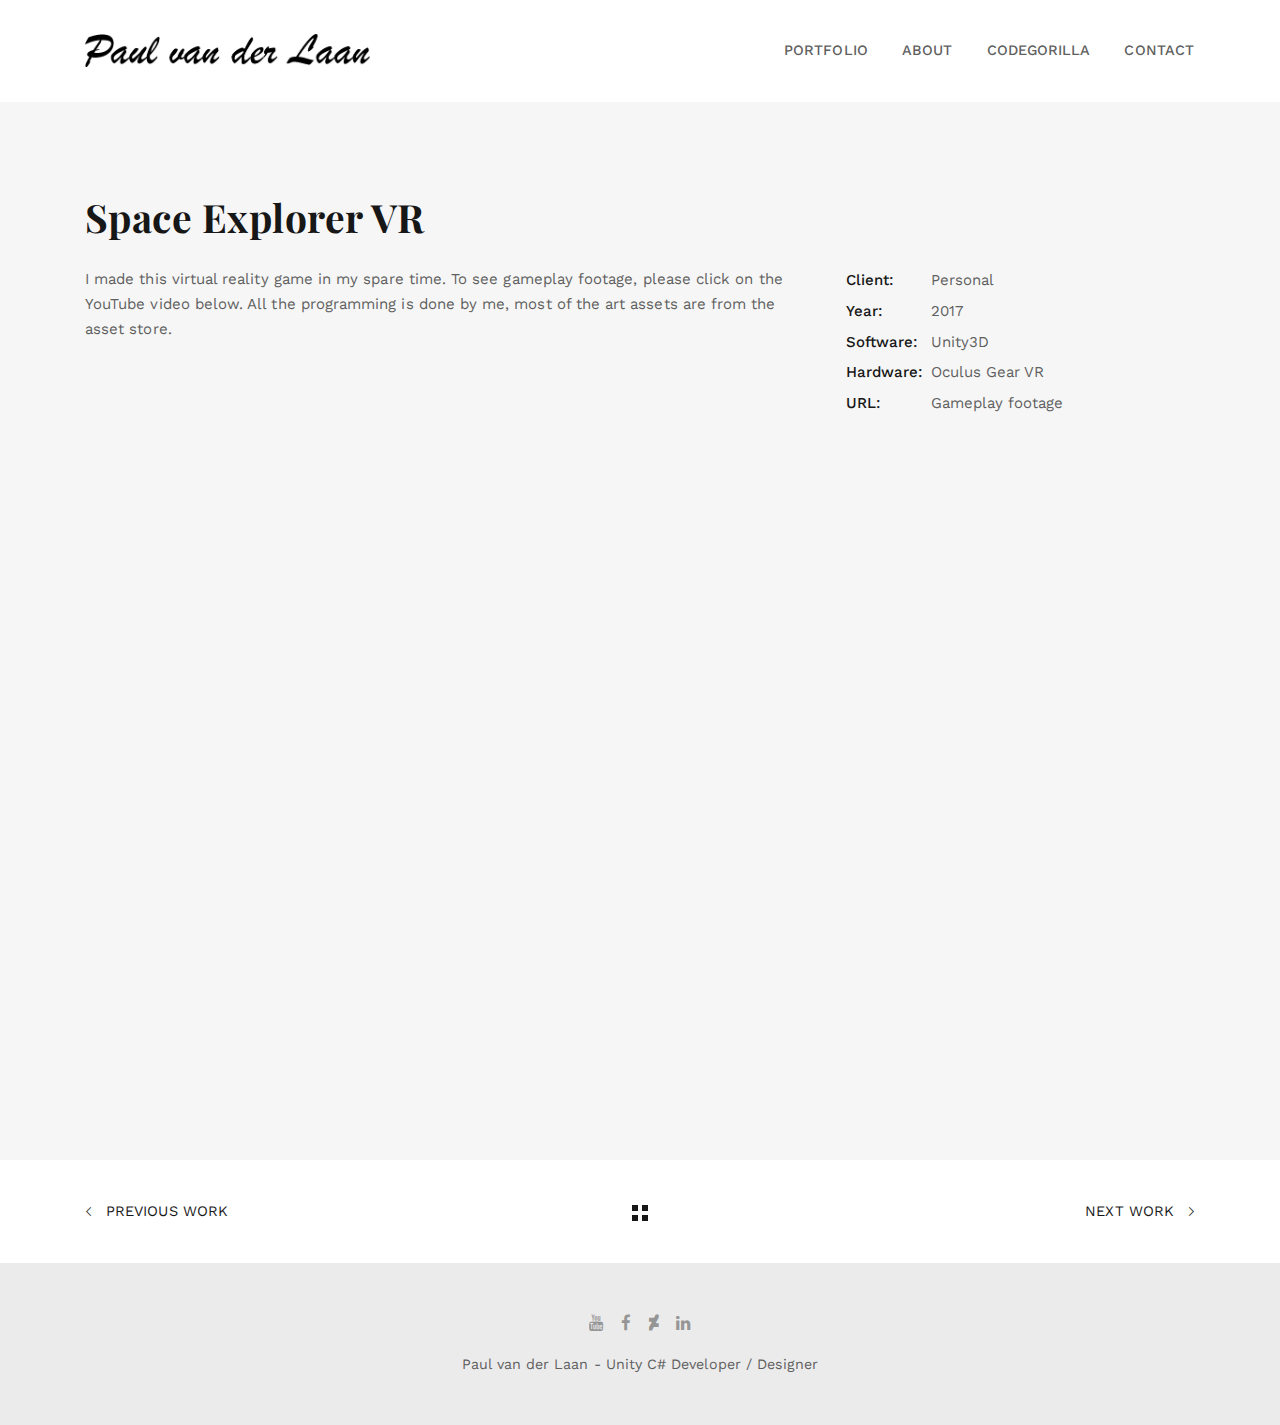
<file: portfolio-single-space-explorer.html>
<!DOCTYPE html>

<html lang="en">

<head>
    <meta charset="utf-8">
    <meta http-equiv="X-UA-Compatible" content="IE=edge">

    <title>Paul van der Laan | Space Explorer VR</title>

    <meta name="description" content="Paul van der Laan - Game development and 3D art portfolio.">
    <meta name="keywords" content="portfolio, 3D, Unity, game design, developer, portfolio website, C# , CSharp">
    <meta name="author" content="Paul van der Laan">

    <link rel="icon" type="image/png" href="assets/images/favicon.png">

    <meta name="viewport" content="width=device-width, initial-scale=1">

    <!-- START: Styles -->

    <!-- Google Fonts -->
    <link href="https://fonts.googleapis.com/css?family=Playfair+Display:400,400i,700,700i%7cWork+Sans:400,500,700" rel="stylesheet" type="text/css">
    
    <link rel="stylesheet" href="assets/css/combined.css">

    <!-- END: Styles -->



</head>



<body>




    <header class="nk-header nk-header-opaque">
        <!--
        START: Navbar
    -->
        <nav class="nk-navbar nk-navbar-top">
            <div class="container">
                <div class="nk-nav-table">
                    <a href="index.html" class="nk-nav-logo">
                        <img src="assets/images/Paul van der Laan white.png" alt="" width="285" class="nk-nav-logo-onscroll">
                        <img src="assets/images/Paul van der Laan.png" alt="" width="285">
                    </a>

                    <ul class="nk-nav nk-nav-right hidden-md-down" data-nav-mobile="#nk-nav-mobile">
                        <li>
                            <a href="index.html#portfolio">Portfolio</a>
                        </li>
                        <li>
                            <a href="about.html">About</a>
                        </li>
                        <li>
                            <a href="codegorilla.html">CodeGorilla</a>
                        </li>
                        <li>
                            <a href="index.html#contact">Contact</a>
                        </li>
                    </ul>

                    <ul class="nk-nav nk-nav-right nk-nav-icons">
                        <li class="single-icon hidden-lg-up">
                            <a href="#" class="nk-navbar-full-toggle">
                                <span class="nk-icon-burger">
                                    <span class="nk-t-1"></span>
                                    <span class="nk-t-2"></span>
                                    <span class="nk-t-3"></span>
                                </span>
                            </a>
                        </li>
                    </ul>
                </div>
            </div>
        </nav>
        <!-- END: Navbar -->

    </header>




    <!--
    START: Navbar Mobile
-->
    <nav class="nk-navbar nk-navbar-full nk-navbar-align-center" id="nk-nav-mobile">
        <div class="nk-navbar-bg">
            <div class="bg-image" style="background-image: url('assets/images/bg-menu.jpg')"></div>
        </div>
        <div class="nk-nav-table">
            <div class="nk-nav-row">
                <div class="container">
                    <div class="nk-nav-header">

                        <div class="nk-nav-logo">
                            <a href="index.html" class="nk-nav-logo">
                                <img src="assets/images/Paul van der Laan white.png" alt="" width="285">
                            </a>
                        </div>

                        <div class="nk-nav-close nk-navbar-full-toggle">
                            <span class="nk-icon-close"></span>
                        </div>
                    </div>
                </div>
            </div>
            <div class="nk-nav-row-full nk-nav-row">
                <div class="nano">
                    <div class="nano-content">
                        <div class="nk-nav-table">
                            <div class="nk-nav-row nk-nav-row-full nk-nav-row-center nk-navbar-mobile-content">
                                <ul class="nk-nav">
                                    <!-- Here will be inserted menu from [data-mobile-menu="#nk-nav-mobile"] -->
                                </ul>
                            </div>
                        </div>
                    </div>
                </div>
            </div>
            <div class="nk-nav-row">
                <div class="container">
                    <div class="nk-nav-social">
                        <ul>
                            <li><a href="https://www.youtube.com/user/Pauliotoshi" target="_blank"><i class="fa fa-youtube"></i></a></li>
                            <li><a href="https://www.facebook.com/paul.vanderlaan.5" target="_blank"><i class="fa fa-facebook"></i></a></li>
                            <li><a href="http://hupie.deviantart.com/" target="_blank"><i class="fa fa-deviantart"></i></a></li>
                            <li><a href="https://www.linkedin.com/in/paulvanderlaan1/" target="_blank"><i class="fa fa-linkedin"></i></a></li>
                        </ul>
                    </div>
                </div>
            </div>
        </div>
    </nav>
    <!-- END: Navbar Mobile -->


    <div class="nk-main">





        <div class="container">
            <div class="nk-portfolio-single">

                <div class="nk-gap-4 mb-14"></div>
                <h1 class="nk-portfolio-title display-4">Space Explorer VR</h1>
                <div class="row vertical-gap">
                    <div class="col-lg-8">
                        <div class="nk-portfolio-info">
                            <div class="nk-portfolio-text">
                                <p>I made this virtual reality game in my spare time. To see gameplay footage, please click on the YouTube video below. All the programming is done by me, most of the art assets are from the asset store.</p>
								
                            </div>
                        </div>
                    </div>
                    <div class="col-lg-4">
                        <table class="nk-portfolio-details">
                            <tr>
                                <td>
                                    <strong>Client:</strong>
                                </td>
                                <td>Personal</td>
                            </tr>
                            <tr>
                                <td>
                                    <strong>Year:</strong>
                                </td>
                                <td>2017</td>
                            </tr>
							<tr>
                                <td>
                                    <strong>Software:</strong>
                                </td>
                                <td>Unity3D</td>
                            </tr>
							<tr>
                                <td>
                                    <strong>Hardware:</strong>
                                </td>
                                <td>Oculus Gear VR</td>
                            </tr>
                            <tr>
                                <td>
                                    <strong>URL:</strong>
                                </td>
                                <td>
                                    <a href="https://www.youtube.com/watch?v=oLJyWejMSJ0" target="_blank" title="Youtube Space Explorer VR Gameplay" data-share="facebook">Gameplay footage</a>
                                </td>
                            </tr>
                        </table>
                    </div>
                </div>
                <div class="nk-gap-4 mt-14"></div>

            </div>
			
		<div class="youtube-container">
			<iframe src="https://www.youtube.com/embed/oLJyWejMSJ0" 
			frameborder="0" allowfullscreen class="video"></iframe>
		</div>
		
		<br/>
		
        </div>


        <!-- START: Pagination -->
        <div class="nk-pagination nk-pagination-center">
            <div class="container">
                <a class="nk-pagination-prev" href="portfolio-single-voxel-game.html">
                    <span class="pe-7s-angle-left"></span> Previous Work</a>
                <a class="nk-pagination-center" href="index.html#portfolio">
                    <span class="nk-icon-squares"></span>
                </a>
                <a class="nk-pagination-next" href="portfolio-single-webdesign-codathon.html">Next Work <span class="pe-7s-angle-right"></span> </a>
            </div>
        </div>
        <!-- END: Pagination -->



        <!--
    START: Footer
-->
        <footer class="nk-footer">


            <div class="nk-footer-cont">
                <div class="container text-xs-center">
                    <div class="nk-footer-social">
                        <ul>
                            <li><a href="https://www.youtube.com/user/Pauliotoshi" target="_blank"><i class="fa fa-youtube"></i></a></li>
                            <li><a href="https://www.facebook.com/paul.vanderlaan.5" target="_blank"><i class="fa fa-facebook"></i></a></li>
                            <li><a href="http://hupie.deviantart.com/" target="_blank"><i class="fa fa-deviantart"></i></a></li>
                            <li><a href="https://www.linkedin.com/in/paulvanderlaan1/" target="_blank"><i class="fa fa-linkedin"></i></a></li>
                        </ul>
                    </div>

                    <div class="nk-footer-text">
                        <p>Paul van der Laan - Unity C# Developer / Designer</p>
                    </div>
                </div>
            </div>
        </footer>
        <!-- END: Footer -->


    </div>




    <!-- START: Scripts -->

    <script src="assets/js/combined.js"></script>
    
    <!-- END: Scripts -->


</body>

</html>
</file>
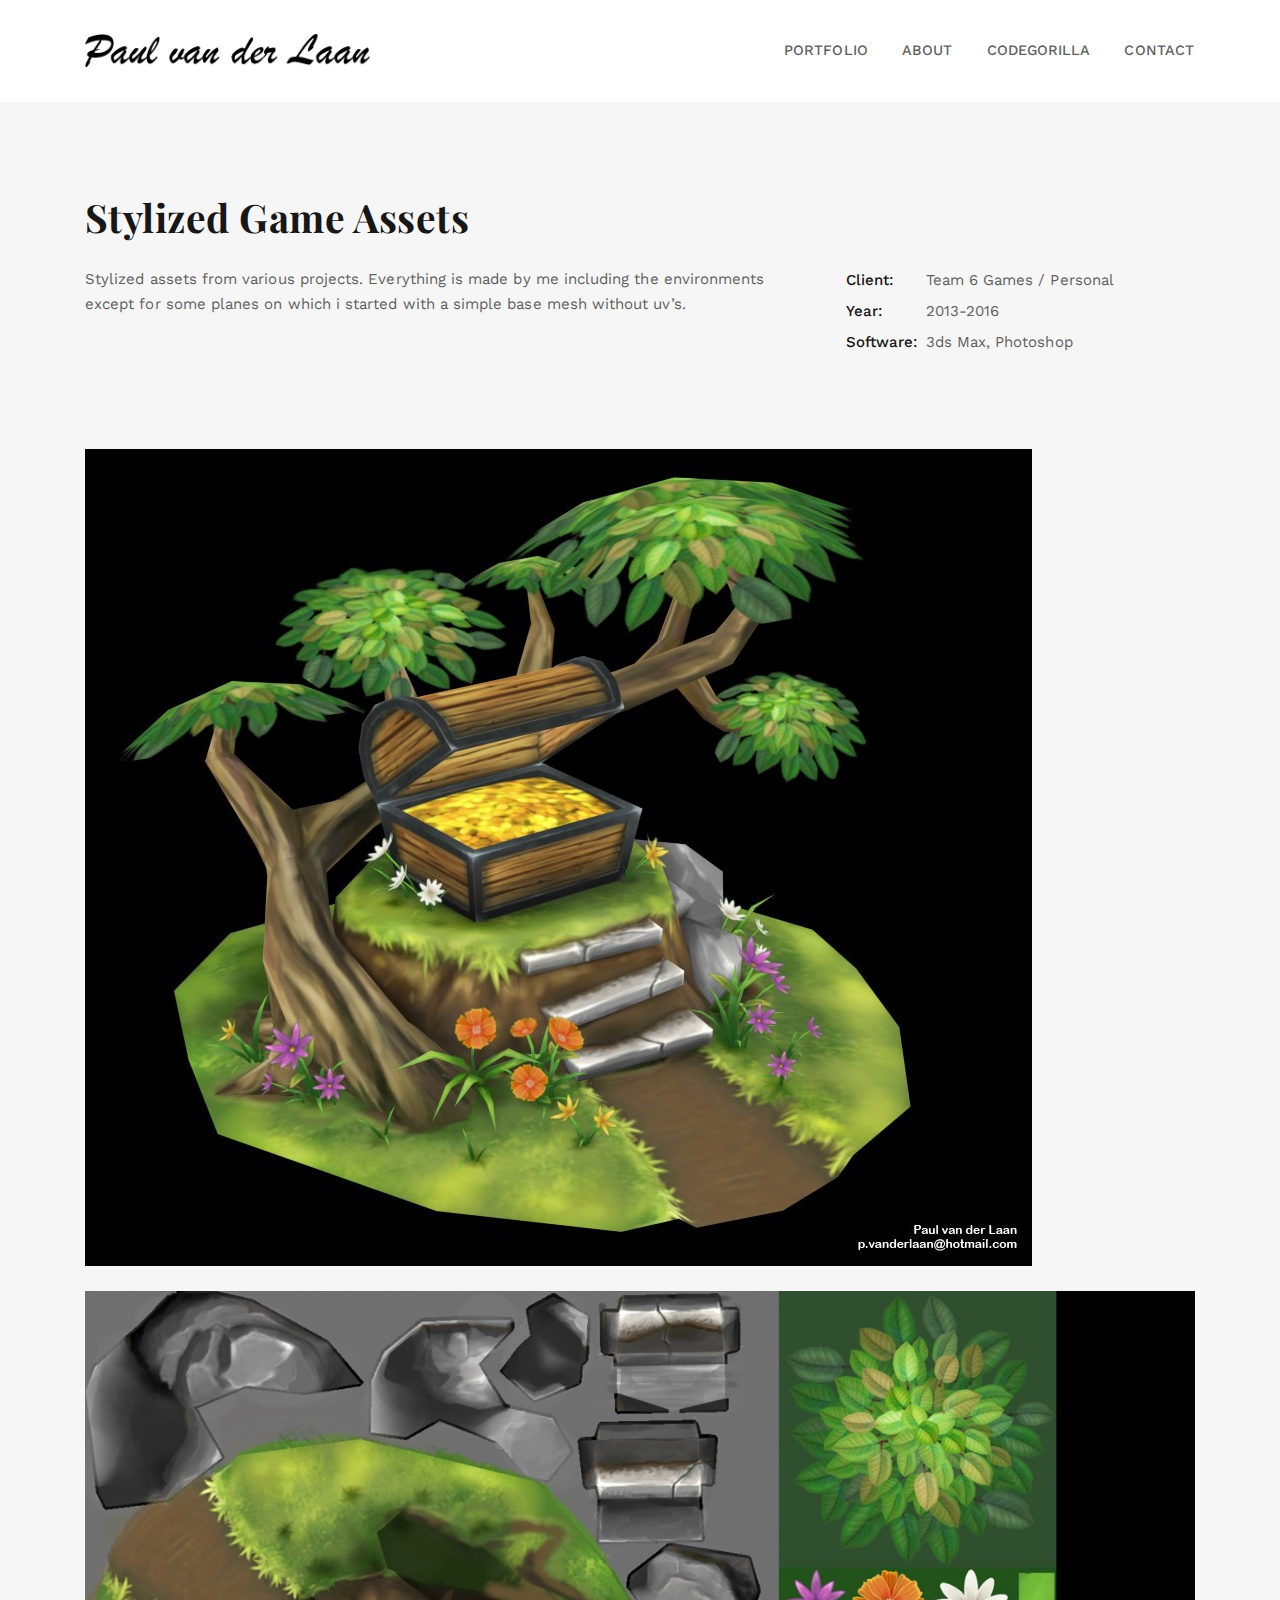
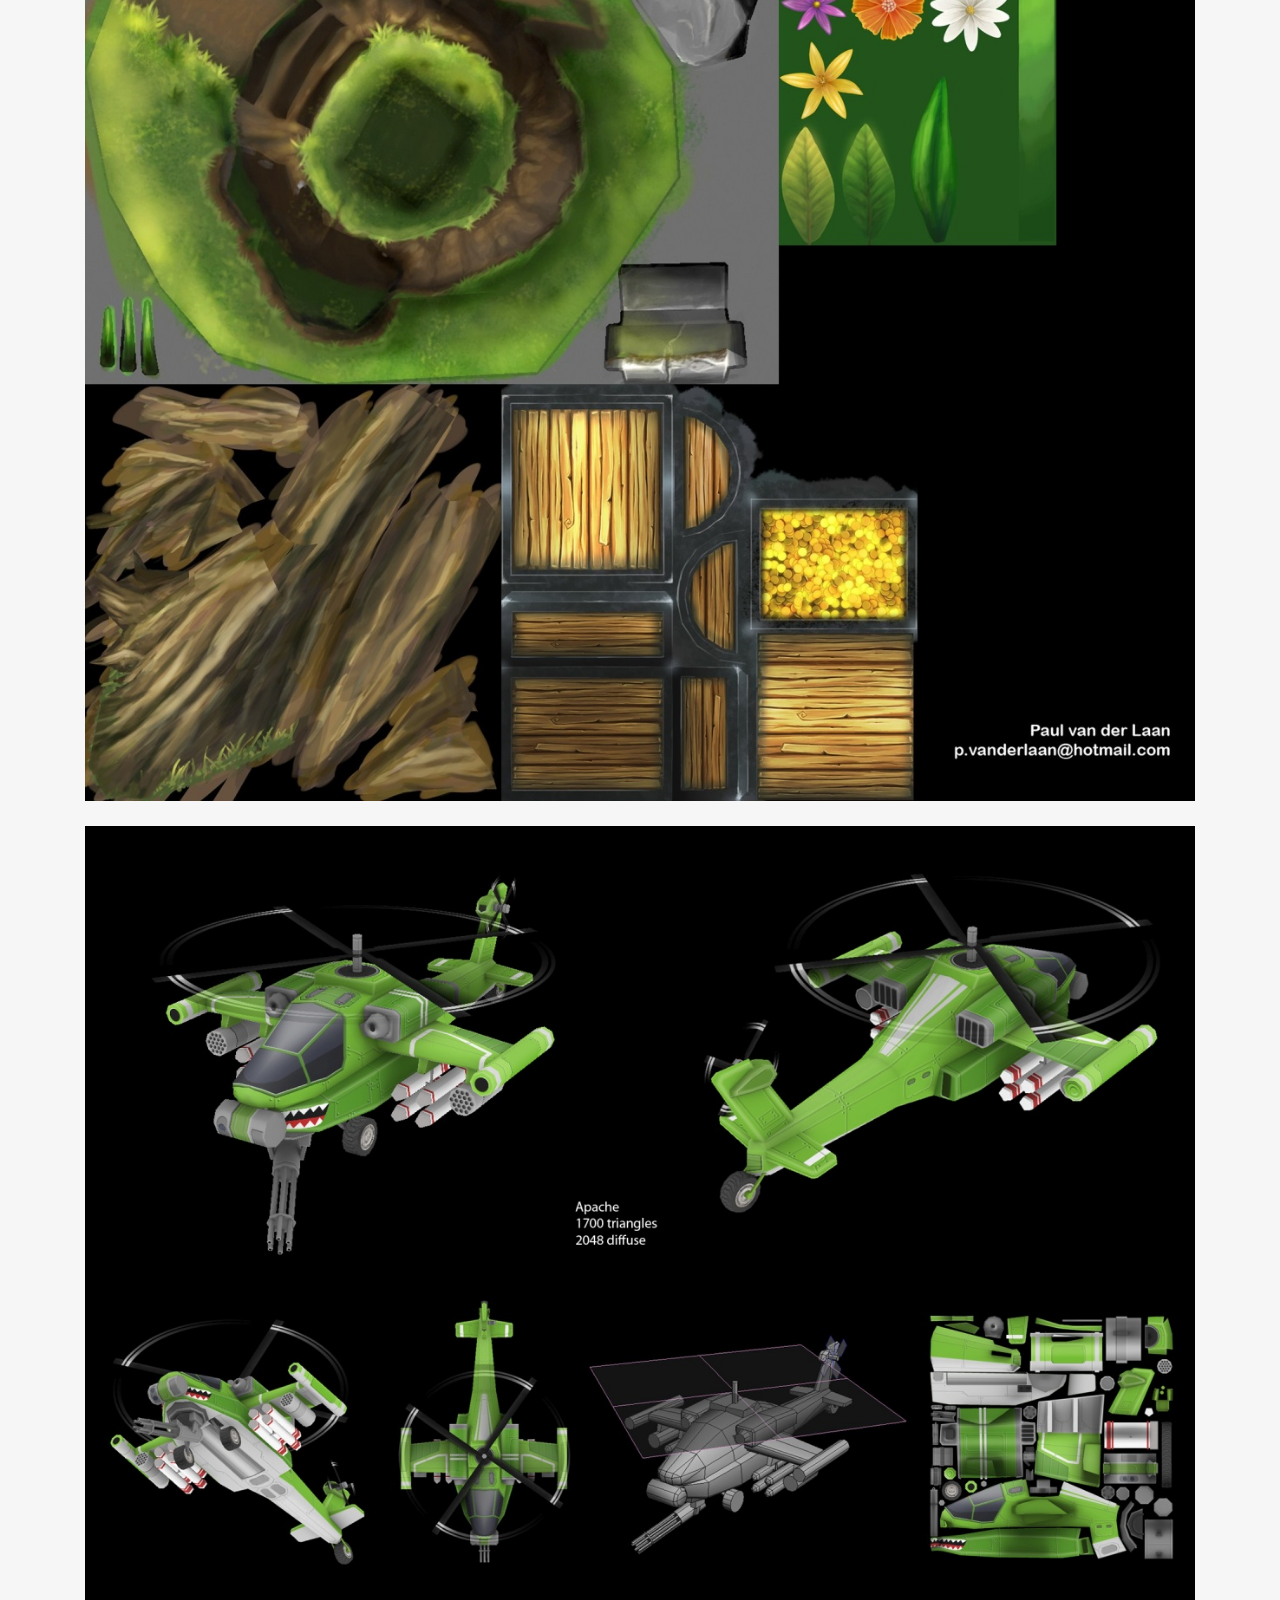
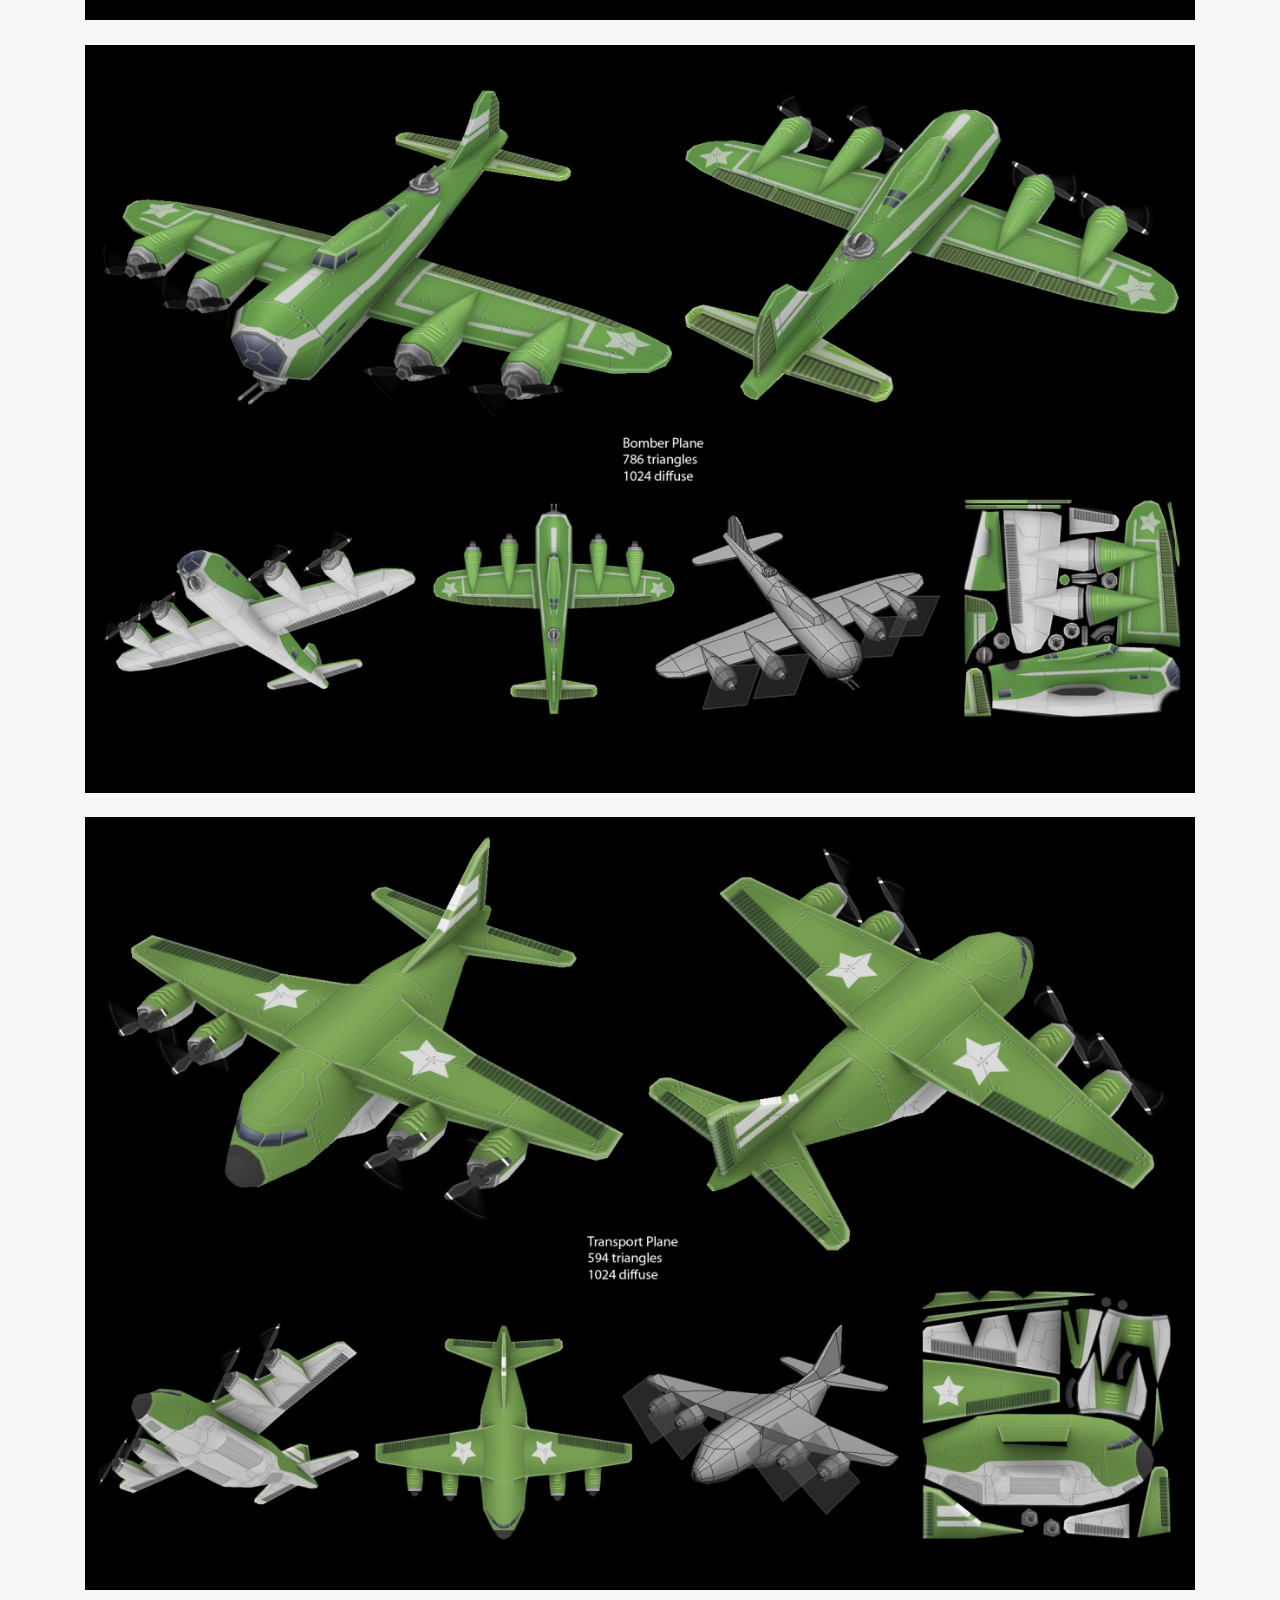
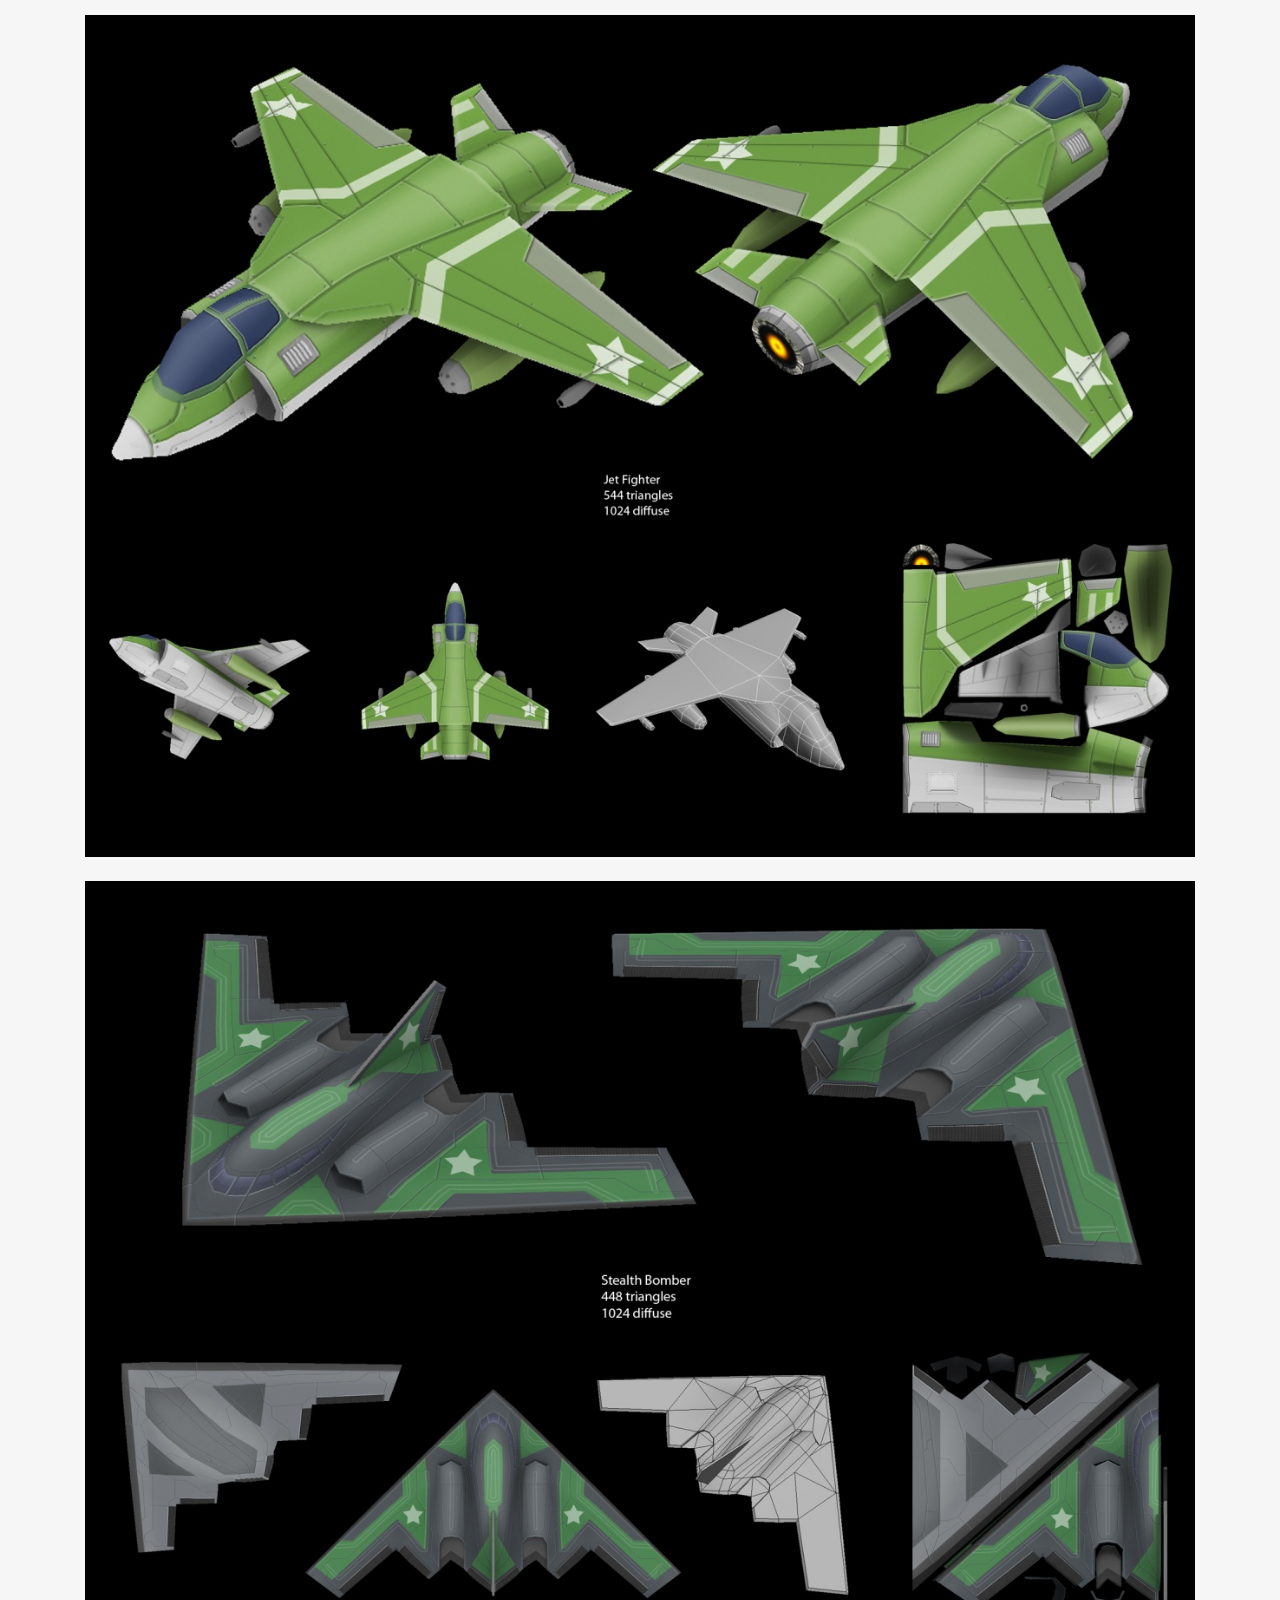
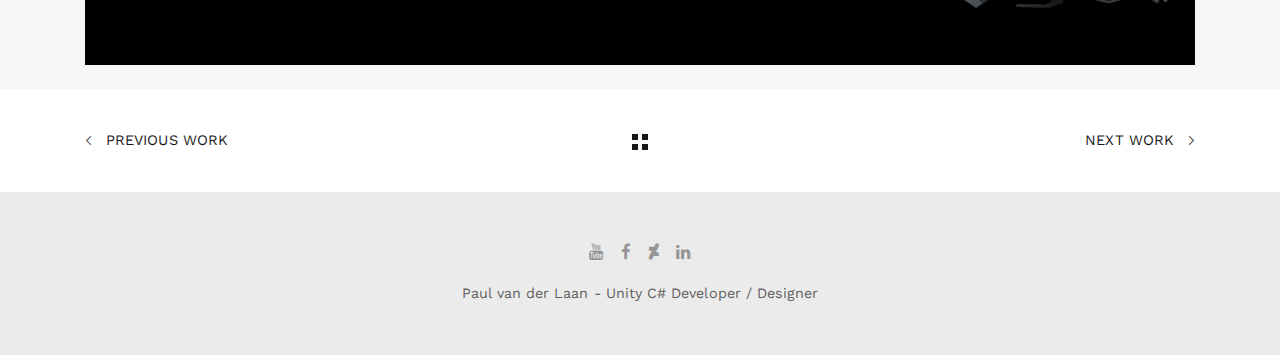
<file: portfolio-single-stylized-assets.html>
<!DOCTYPE html>

<html lang="en">

<head>
    <meta charset="utf-8">
    <meta http-equiv="X-UA-Compatible" content="IE=edge">

    <title>Paul van der Laan | Stylized Game Assets</title>

    <meta name="description" content="Paul van der Laan - Game development and 3D art portfolio.">
    <meta name="keywords" content="portfolio, 3D, Unity, game design, developer, portfolio website, C# , CSharp">
    <meta name="author" content="Paul van der Laan">

    <link rel="icon" type="image/png" href="assets/images/favicon.png">

    <meta name="viewport" content="width=device-width, initial-scale=1">

    <!-- START: Styles -->

    <!-- Google Fonts -->
    <link href="https://fonts.googleapis.com/css?family=Playfair+Display:400,400i,700,700i%7cWork+Sans:400,500,700" rel="stylesheet" type="text/css">
    
    <link rel="stylesheet" href="assets/css/combined.css">

    <!-- END: Styles -->



</head>



<body>




    <header class="nk-header nk-header-opaque">
        <!--
        START: Navbar
    -->
        <nav class="nk-navbar nk-navbar-top">
            <div class="container">
                <div class="nk-nav-table">
                    <a href="index.html" class="nk-nav-logo">
                        <img src="assets/images/Paul van der Laan white.png" alt="" width="285" class="nk-nav-logo-onscroll">
                        <img src="assets/images/Paul van der Laan.png" alt="" width="285">
                    </a>

                    <ul class="nk-nav nk-nav-right hidden-md-down" data-nav-mobile="#nk-nav-mobile">
                        <li>
                            <a href="index.html#portfolio">Portfolio</a>
                        </li>
                        <li>
                            <a href="about.html">About</a>
                        </li>
                        <li>
                            <a href="codegorilla.html">CodeGorilla</a>
                        </li>
                        <li>
                            <a href="index.html#contact">Contact</a>
                        </li>
                    </ul>

                    <ul class="nk-nav nk-nav-right nk-nav-icons">
                        <li class="single-icon hidden-lg-up">
                            <a href="#" class="nk-navbar-full-toggle">
                                <span class="nk-icon-burger">
                                    <span class="nk-t-1"></span>
                                    <span class="nk-t-2"></span>
                                    <span class="nk-t-3"></span>
                                </span>
                            </a>
                        </li>
                    </ul>
                </div>
            </div>
        </nav>
        <!-- END: Navbar -->

    </header>




    <!--
    START: Navbar Mobile
-->
    <nav class="nk-navbar nk-navbar-full nk-navbar-align-center" id="nk-nav-mobile">
        <div class="nk-navbar-bg">
            <div class="bg-image" style="background-image: url('assets/images/bg-menu.jpg')"></div>
        </div>
        <div class="nk-nav-table">
            <div class="nk-nav-row">
                <div class="container">
                    <div class="nk-nav-header">

                        <div class="nk-nav-logo">
                            <a href="index.html" class="nk-nav-logo">
                                <img src="assets/images/Paul van der Laan white.png" alt="" width="285">
                            </a>
                        </div>

                        <div class="nk-nav-close nk-navbar-full-toggle">
                            <span class="nk-icon-close"></span>
                        </div>
                    </div>
                </div>
            </div>
            <div class="nk-nav-row-full nk-nav-row">
                <div class="nano">
                    <div class="nano-content">
                        <div class="nk-nav-table">
                            <div class="nk-nav-row nk-nav-row-full nk-nav-row-center nk-navbar-mobile-content">
                                <ul class="nk-nav">
                                    <!-- Here will be inserted menu from [data-mobile-menu="#nk-nav-mobile"] -->
                                </ul>
                            </div>
                        </div>
                    </div>
                </div>
            </div>
            <div class="nk-nav-row">
                <div class="container">
                    <div class="nk-nav-social">
                        <ul>
                            <li><a href="https://www.youtube.com/user/Pauliotoshi" target="_blank"><i class="fa fa-youtube"></i></a></li>
                            <li><a href="https://www.facebook.com/paul.vanderlaan.5" target="_blank"><i class="fa fa-facebook"></i></a></li>
                            <li><a href="http://hupie.deviantart.com/" target="_blank"><i class="fa fa-deviantart"></i></a></li>
                            <li><a href="https://www.linkedin.com/in/paulvanderlaan1/" target="_blank"><i class="fa fa-linkedin"></i></a></li>
                        </ul>
                    </div>
                </div>
            </div>
        </div>
    </nav>
    <!-- END: Navbar Mobile -->


    <div class="nk-main">





        <div class="container">
            <div class="nk-portfolio-single">

                <div class="nk-gap-4 mb-14"></div>
                <h1 class="nk-portfolio-title display-4">Stylized Game Assets</h1>
                <div class="row vertical-gap">
                    <div class="col-lg-8">
                        <div class="nk-portfolio-info">
                            <div class="nk-portfolio-text">
                                <p>Stylized assets from various projects. Everything is made by me including the environments except for some planes on which i started with a simple base mesh without uv’s.</p>
								
                            </div>
                        </div>
                    </div>
                    <div class="col-lg-4">
                        <table class="nk-portfolio-details">
                            <tr>
                                <td>
                                    <strong>Client:</strong>
                                </td>
                                <td>Team 6 Games / Personal</td>
                            </tr>
                            <tr>
                                <td>
                                    <strong>Year:</strong>
                                </td>
                                <td>2013-2016</td>
                            </tr>
							<tr>
                                <td>
                                    <strong>Software:</strong>
                                </td>
                                <td>3ds Max, Photoshop</td>
                            </tr>

                        </table>
                    </div>
                </div>
                <div class="nk-gap-4 mt-14"></div>

            </div>
			
		
        <img class="nk-img-fit" src="assets/images/forest_treasure.jpg"><br/>
		
		<br/>
		
        <img class="nk-img-fit" src="assets/images/forest_treasure_tex.jpg"><br/>
		
		<br/>
		
		<img class="nk-img-fit" src="assets/images/stylized_apache.jpg"><br/>
		
		<br/>
		
		<img class="nk-img-fit" src="assets/images/stylized_bomber.jpg"><br/>
		
		<br/>
				
		<img class="nk-img-fit" src="assets/images/stylized_cargo_plane.jpg"><br/>
		
		<br/>
				
		<img class="nk-img-fit" src="assets/images/stylized_jet_plane.jpg"><br/>
		
		<br/>
						
		<img class="nk-img-fit" src="assets/images/stylized_stealth_bomber.jpg"><br/>
		
		<br/>
		
        </div>


        <!-- START: Pagination -->
        <div class="nk-pagination nk-pagination-center">
            <div class="container">
                <a class="nk-pagination-prev" href="portfolio-single-metro-station.html">
                    <span class="pe-7s-angle-left"></span> Previous Work</a>
                <a class="nk-pagination-center" href="index.html#portfolio">
                    <span class="nk-icon-squares"></span>
                </a>
                <a class="nk-pagination-next" href="portfolio-single-voxel-game.html">Next Work <span class="pe-7s-angle-right"></span> </a>
            </div>
        </div>
        <!-- END: Pagination -->



        <!--
    START: Footer
-->
        <footer class="nk-footer">


            <div class="nk-footer-cont">
                <div class="container text-xs-center">
                    <div class="nk-footer-social">
                        <ul>
                            <li><a href="https://www.youtube.com/user/Pauliotoshi" target="_blank"><i class="fa fa-youtube"></i></a></li>
                            <li><a href="https://www.facebook.com/paul.vanderlaan.5" target="_blank"><i class="fa fa-facebook"></i></a></li>
                            <li><a href="http://hupie.deviantart.com/" target="_blank"><i class="fa fa-deviantart"></i></a></li>
                            <li><a href="https://www.linkedin.com/in/paulvanderlaan1/" target="_blank"><i class="fa fa-linkedin"></i></a></li>
                        </ul>
                    </div>

                    <div class="nk-footer-text">
                        <p>Paul van der Laan - Unity C# Developer / Designer</p>
                    </div>
                </div>
            </div>
        </footer>
        <!-- END: Footer -->


    </div>




    <!-- START: Scripts -->

    <script src="assets/js/combined.js"></script>
    
    <!-- END: Scripts -->


</body>

</html>
</file>
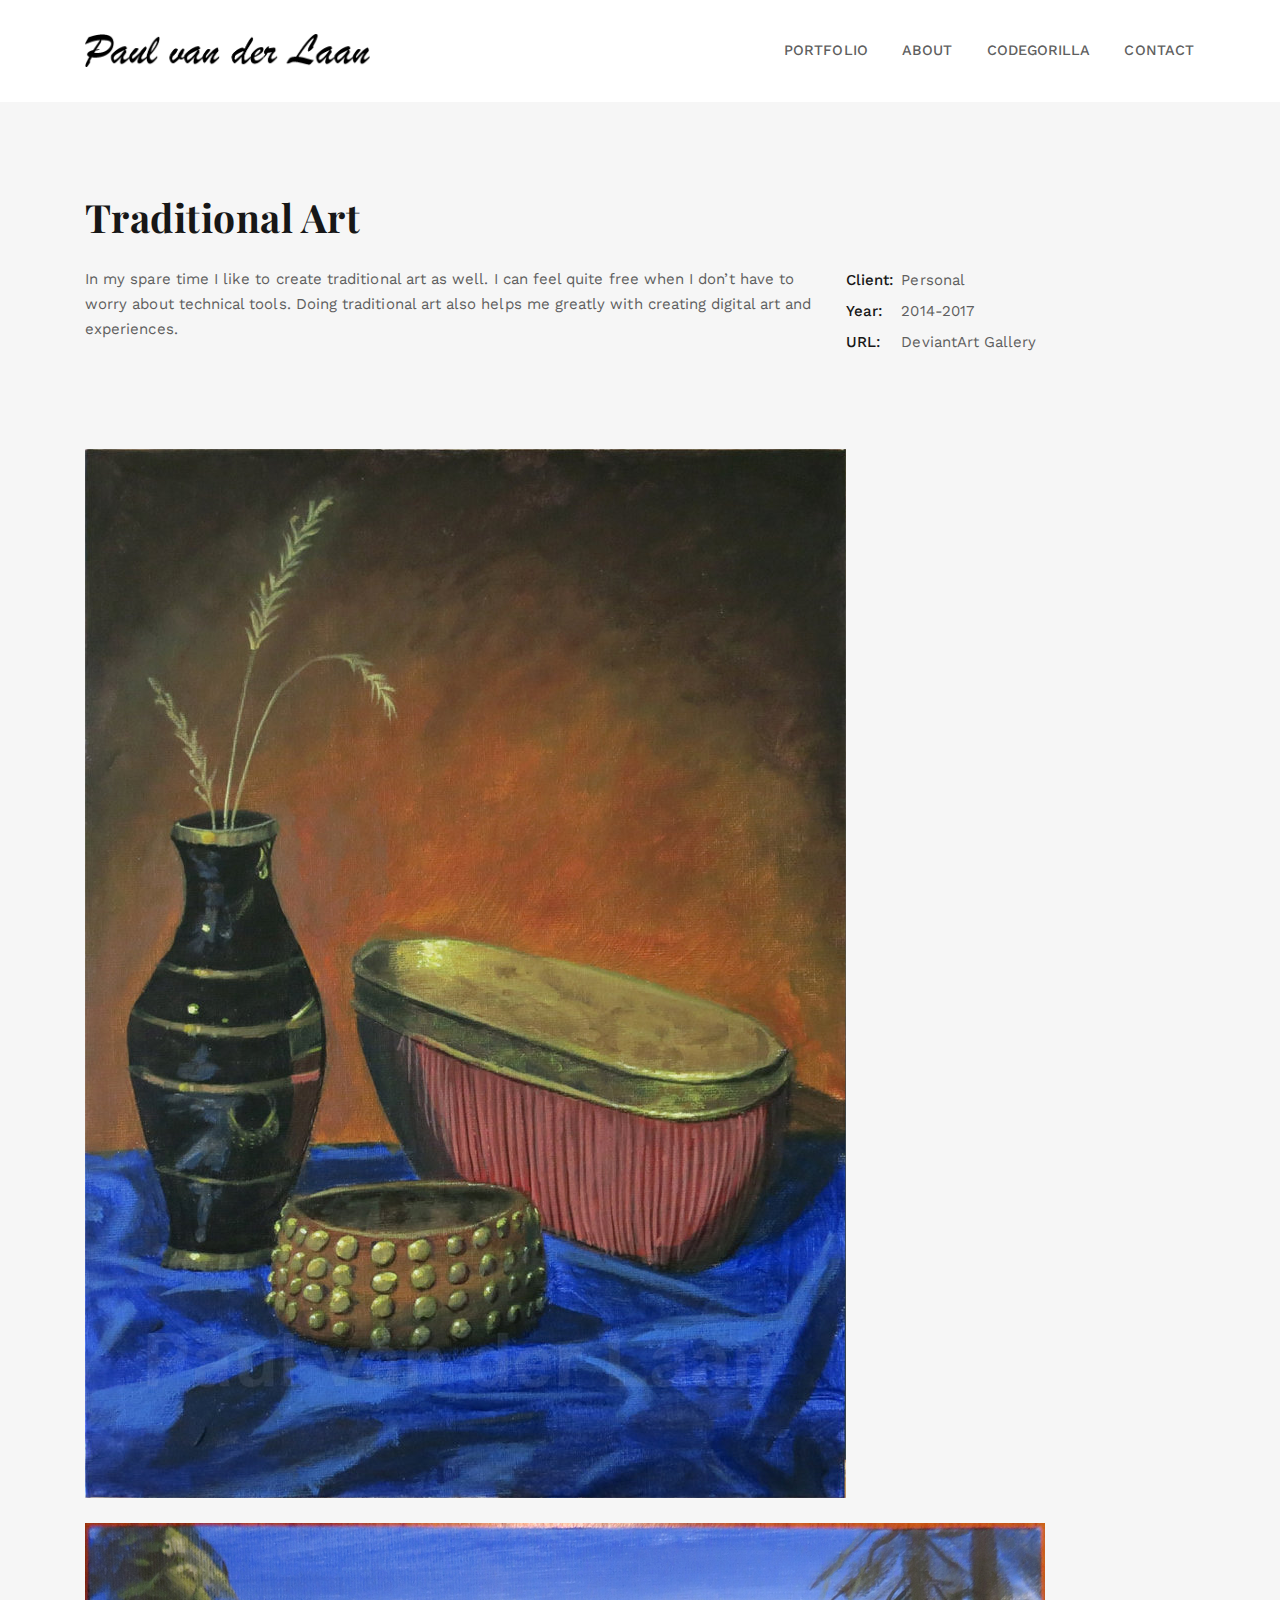
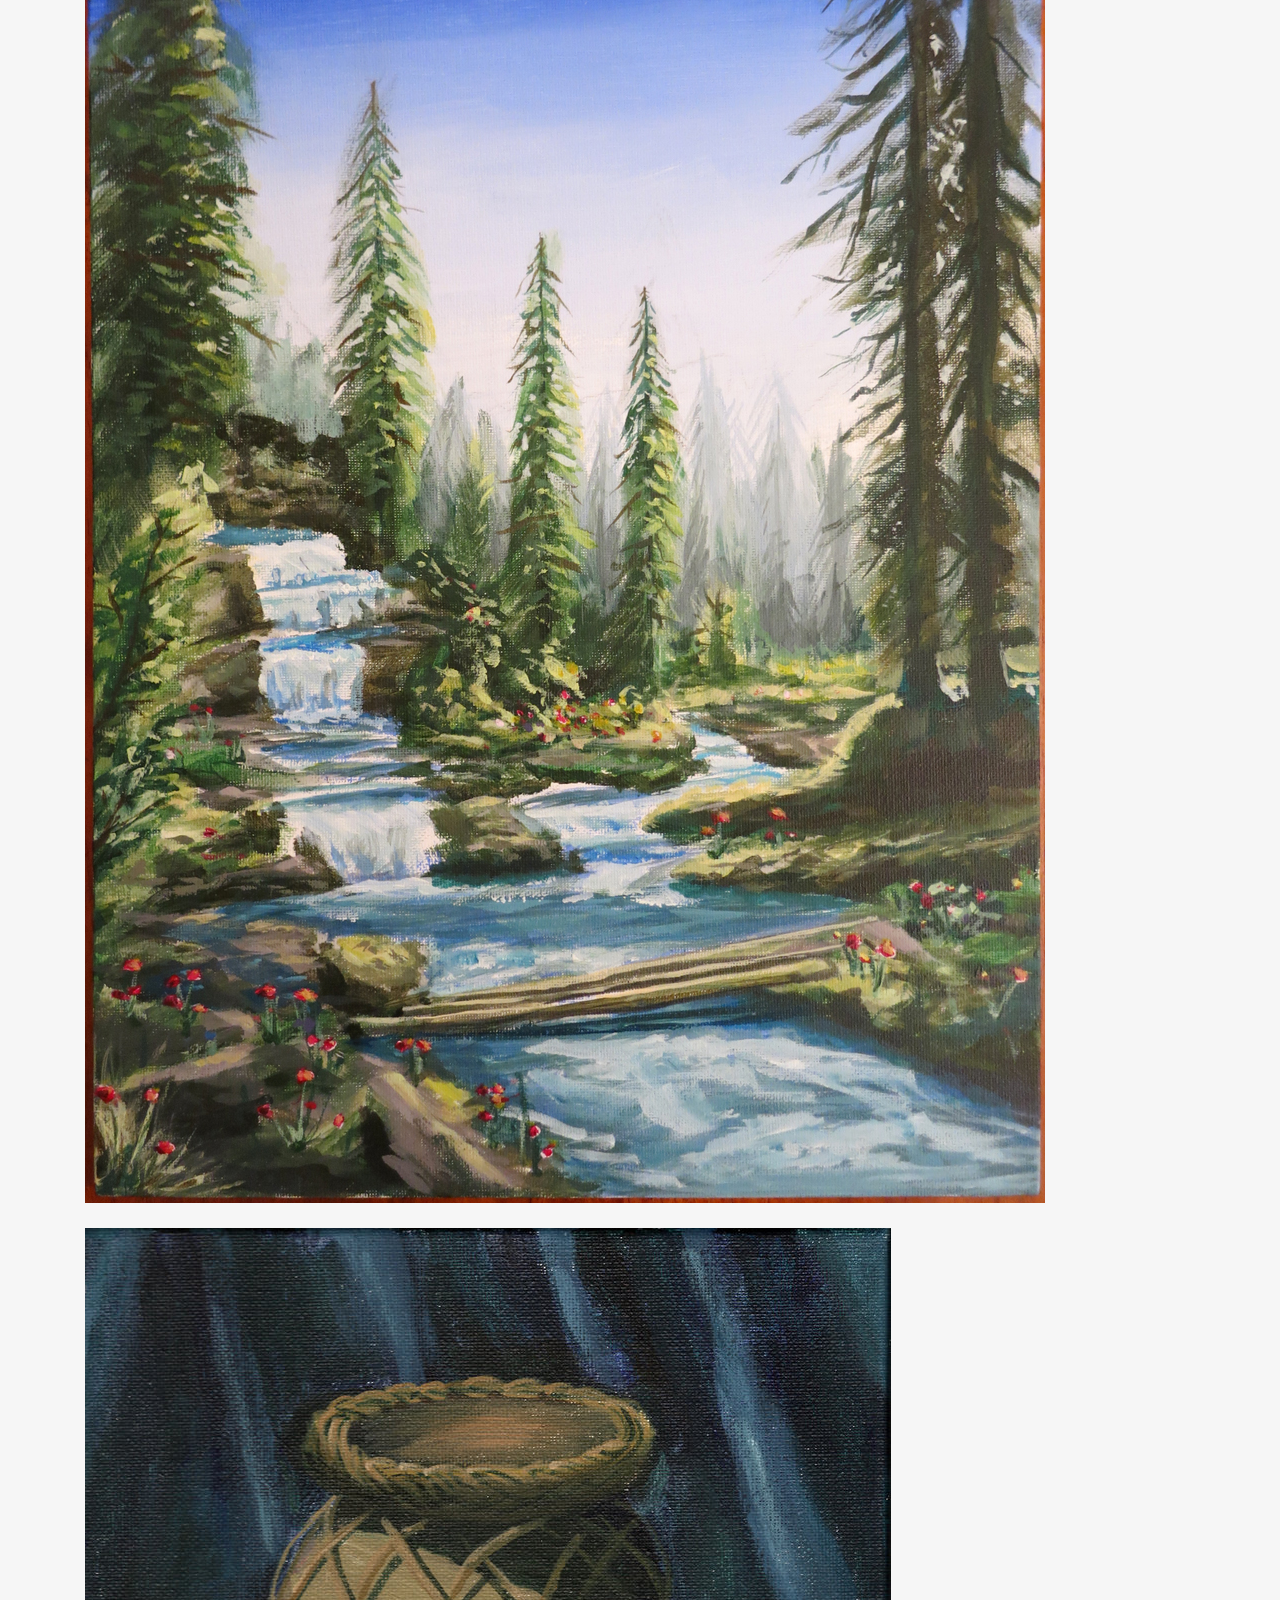
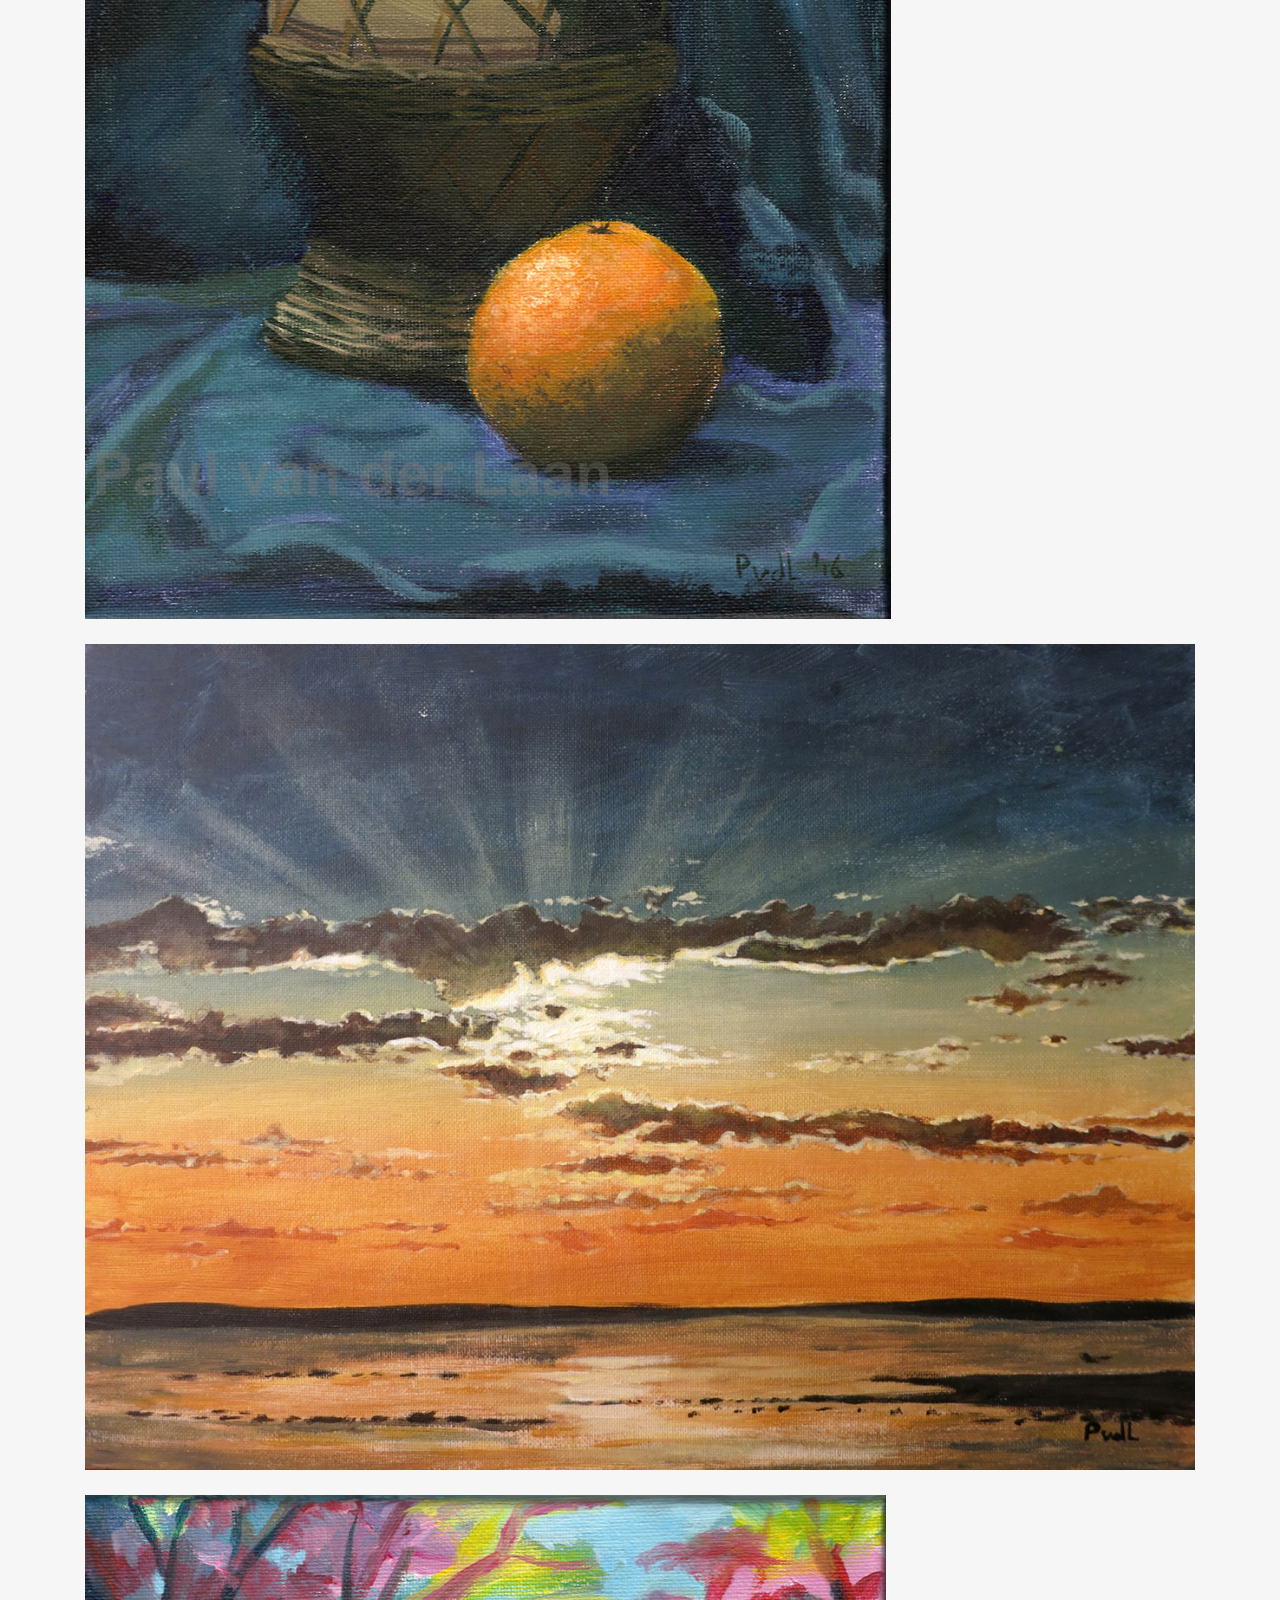
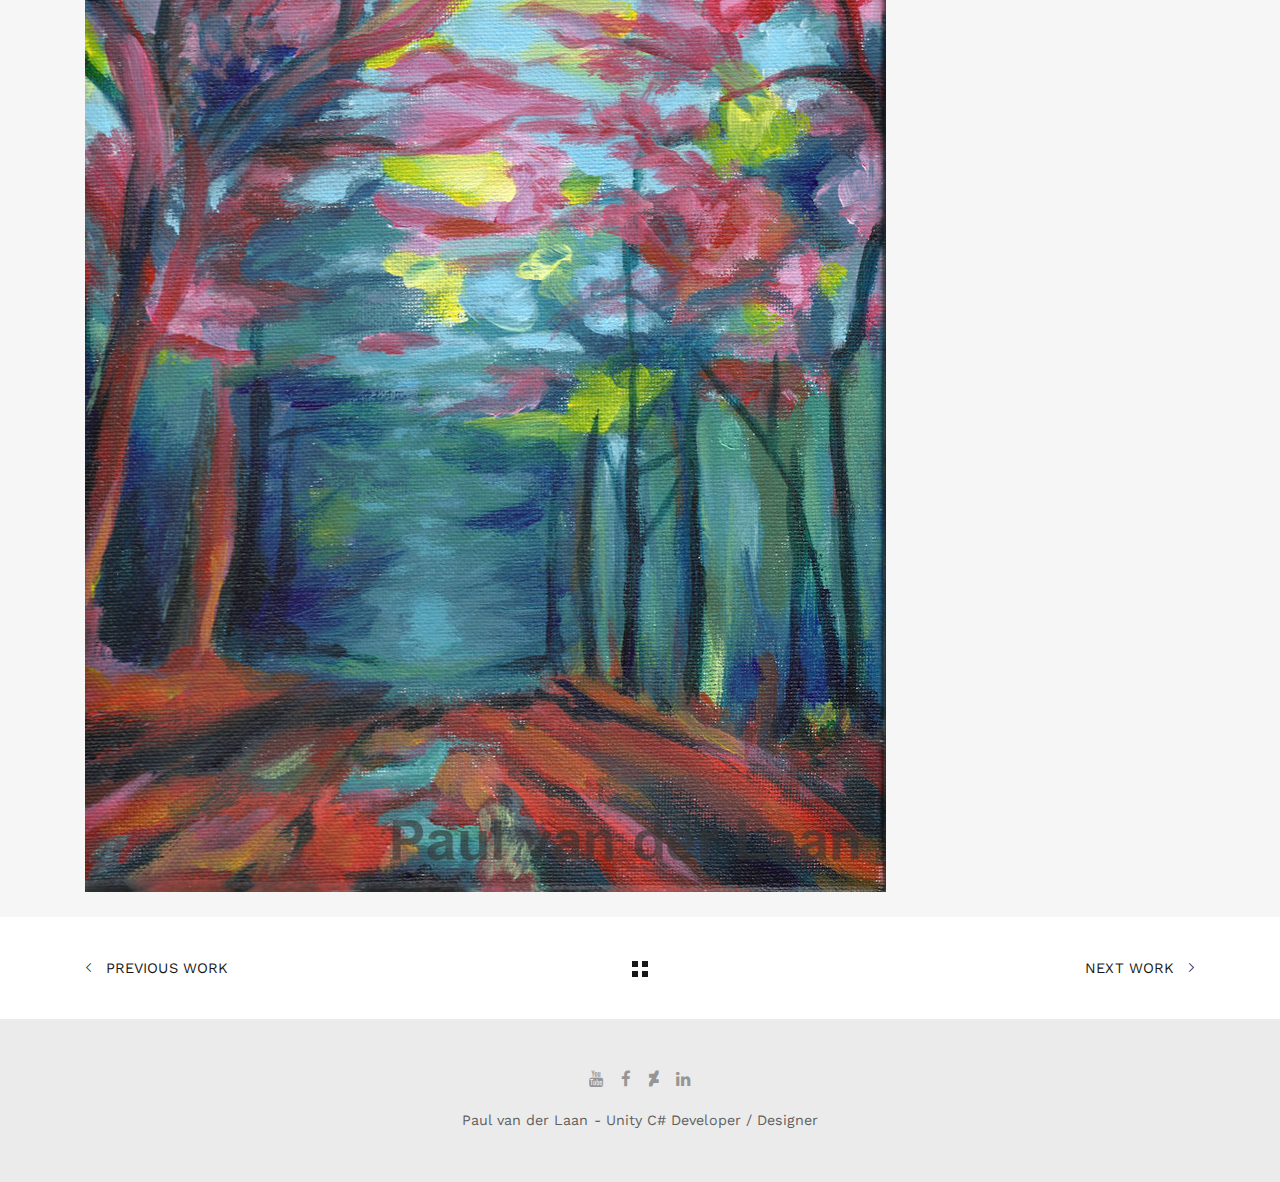
<file: portfolio-single-traditional-art.html>
<!DOCTYPE html>

<html lang="en">

<head>
    <meta charset="utf-8">
    <meta http-equiv="X-UA-Compatible" content="IE=edge">

    <title>Paul van der Laan | Traditional Art</title>

    <meta name="description" content="Paul van der Laan - Game development and 3D art portfolio.">
    <meta name="keywords" content="portfolio, 3D, Unity, game design, developer, portfolio website, C# , CSharp">
    <meta name="author" content="Paul van der Laan">

    <link rel="icon" type="image/png" href="assets/images/favicon.png">

    <meta name="viewport" content="width=device-width, initial-scale=1">

    <!-- START: Styles -->

    <!-- Google Fonts -->
    <link href="https://fonts.googleapis.com/css?family=Playfair+Display:400,400i,700,700i%7cWork+Sans:400,500,700" rel="stylesheet" type="text/css">
    
    <link rel="stylesheet" href="assets/css/combined.css">

    <!-- END: Styles -->



</head>



<body>




    <header class="nk-header nk-header-opaque">
        <!--
        START: Navbar
    -->
        <nav class="nk-navbar nk-navbar-top">
            <div class="container">
                <div class="nk-nav-table">
                    <a href="index.html" class="nk-nav-logo">
                        <img src="assets/images/Paul van der Laan white.png" alt="" width="285" class="nk-nav-logo-onscroll">
                        <img src="assets/images/Paul van der Laan.png" alt="" width="285">
                    </a>

                    <ul class="nk-nav nk-nav-right hidden-md-down" data-nav-mobile="#nk-nav-mobile">
                        <li>
                            <a href="index.html#portfolio">Portfolio</a>
                        </li>
                        <li>
                            <a href="about.html">About</a>
                        </li>
                        <li>
                            <a href="codegorilla.html">CodeGorilla</a>
                        </li>
                        <li>
                            <a href="index.html#contact">Contact</a>
                        </li>
                    </ul>

                    <ul class="nk-nav nk-nav-right nk-nav-icons">
                        <li class="single-icon hidden-lg-up">
                            <a href="#" class="nk-navbar-full-toggle">
                                <span class="nk-icon-burger">
                                    <span class="nk-t-1"></span>
                                    <span class="nk-t-2"></span>
                                    <span class="nk-t-3"></span>
                                </span>
                            </a>
                        </li>
                    </ul>
                </div>
            </div>
        </nav>
        <!-- END: Navbar -->

    </header>




    <!--
    START: Navbar Mobile
-->
    <nav class="nk-navbar nk-navbar-full nk-navbar-align-center" id="nk-nav-mobile">
        <div class="nk-navbar-bg">
            <div class="bg-image" style="background-image: url('assets/images/bg-menu.jpg')"></div>
        </div>
        <div class="nk-nav-table">
            <div class="nk-nav-row">
                <div class="container">
                    <div class="nk-nav-header">

                        <div class="nk-nav-logo">
                            <a href="index.html" class="nk-nav-logo">
                                <img src="assets/images/Paul van der Laan white.png" alt="" width="285">
                            </a>
                        </div>

                        <div class="nk-nav-close nk-navbar-full-toggle">
                            <span class="nk-icon-close"></span>
                        </div>
                    </div>
                </div>
            </div>
            <div class="nk-nav-row-full nk-nav-row">
                <div class="nano">
                    <div class="nano-content">
                        <div class="nk-nav-table">
                            <div class="nk-nav-row nk-nav-row-full nk-nav-row-center nk-navbar-mobile-content">
                                <ul class="nk-nav">
                                    <!-- Here will be inserted menu from [data-mobile-menu="#nk-nav-mobile"] -->
                                </ul>
                            </div>
                        </div>
                    </div>
                </div>
            </div>
            <div class="nk-nav-row">
                <div class="container">
                    <div class="nk-nav-social">
                        <ul>
                            <li><a href="https://www.youtube.com/user/Pauliotoshi" target="_blank"><i class="fa fa-youtube"></i></a></li>
                            <li><a href="https://www.facebook.com/paul.vanderlaan.5" target="_blank"><i class="fa fa-facebook"></i></a></li>
                            <li><a href="http://hupie.deviantart.com/" target="_blank"><i class="fa fa-deviantart"></i></a></li>
                            <li><a href="https://www.linkedin.com/in/paulvanderlaan1/" target="_blank"><i class="fa fa-linkedin"></i></a></li>
                        </ul>
                    </div>
                </div>
            </div>
        </div>
    </nav>
    <!-- END: Navbar Mobile -->


    <div class="nk-main">





        <div class="container">
            <div class="nk-portfolio-single">

                <div class="nk-gap-4 mb-14"></div>
                <h1 class="nk-portfolio-title display-4">Traditional Art</h1>
                <div class="row vertical-gap">
                    <div class="col-lg-8">
                        <div class="nk-portfolio-info">
                            <div class="nk-portfolio-text">
                                <p>In my spare time I like to create traditional art as well. I can feel quite free when I don’t have to worry about technical tools. Doing traditional art also helps me greatly with creating digital art and experiences.</p>
								
                            </div>
                        </div>
                    </div>
                    <div class="col-lg-4">
                        <table class="nk-portfolio-details">
                            <tr>
                                <td>
                                    <strong>Client:</strong>
                                </td>
                                <td>Personal</td>
                            </tr>
                            <tr>
                                <td>
                                    <strong>Year:</strong>
                                </td>
                                <td>2014-2017</td>
                            </tr>
                            <tr>
                                <td>
                                    <strong>URL:</strong>
                                </td>
                                <td>
                                    <a href="http://hupie.deviantart.com/gallery/42280791/acrylic-paintings" target="_blank" title="DeviantArt" data-share="facebook">DeviantArt Gallery</a>
                                </td>
                            </tr>
                        </table>
                    </div>
                </div>
                <div class="nk-gap-4 mt-14"></div>

            </div>
			
		
        <img class="nk-img-fit" src="assets/images/paiting_still_life.jpg"><br/>
		
		<br/>
		
        <img class="nk-img-fit" src="assets/images/paiting_waterfall.jpg"><br/>
		
		<br/>
		
		<img class="nk-img-fit" src="assets/images/paiting_vase_orange.jpg"><br/>
		
		<br/>
		
		<img class="nk-img-fit" src="assets/images/paiting_namibia_beach.jpg"><br/>
		
		<br/>
		
		<img class="nk-img-fit" src="assets/images/paiting_colorful_forest.jpg"><br/>
		
		<br/>
		
        </div>


        <!-- START: Pagination -->
        <div class="nk-pagination nk-pagination-center">
            <div class="container">
                <a class="nk-pagination-prev" href="portfolio-single-window-dressing.html">
                    <span class="pe-7s-angle-left"></span> Previous Work</a>
                <a class="nk-pagination-center" href="index.html#portfolio">
                    <span class="nk-icon-squares"></span>
                </a>
                <a class="nk-pagination-next" href="portfolio-single-metro-station.html">Next Work <span class="pe-7s-angle-right"></span> </a>
            </div>
        </div>
        <!-- END: Pagination -->



        <!--
    START: Footer
-->
        <footer class="nk-footer">


            <div class="nk-footer-cont">
                <div class="container text-xs-center">
                    <div class="nk-footer-social">
                        <ul>
                            <li><a href="https://www.youtube.com/user/Pauliotoshi" target="_blank"><i class="fa fa-youtube"></i></a></li>
                            <li><a href="https://www.facebook.com/paul.vanderlaan.5" target="_blank"><i class="fa fa-facebook"></i></a></li>
                            <li><a href="http://hupie.deviantart.com/" target="_blank"><i class="fa fa-deviantart"></i></a></li>
                            <li><a href="https://www.linkedin.com/in/paulvanderlaan1/" target="_blank"><i class="fa fa-linkedin"></i></a></li>
                        </ul>
                    </div>

                    <div class="nk-footer-text">
                        <p>Paul van der Laan - Unity C# Developer / Designer</p>
                    </div>
                </div>
            </div>
        </footer>
        <!-- END: Footer -->


    </div>




    <!-- START: Scripts -->

    <script src="assets/js/combined.js"></script>
    
    <!-- END: Scripts -->


</body>

</html>
</file>
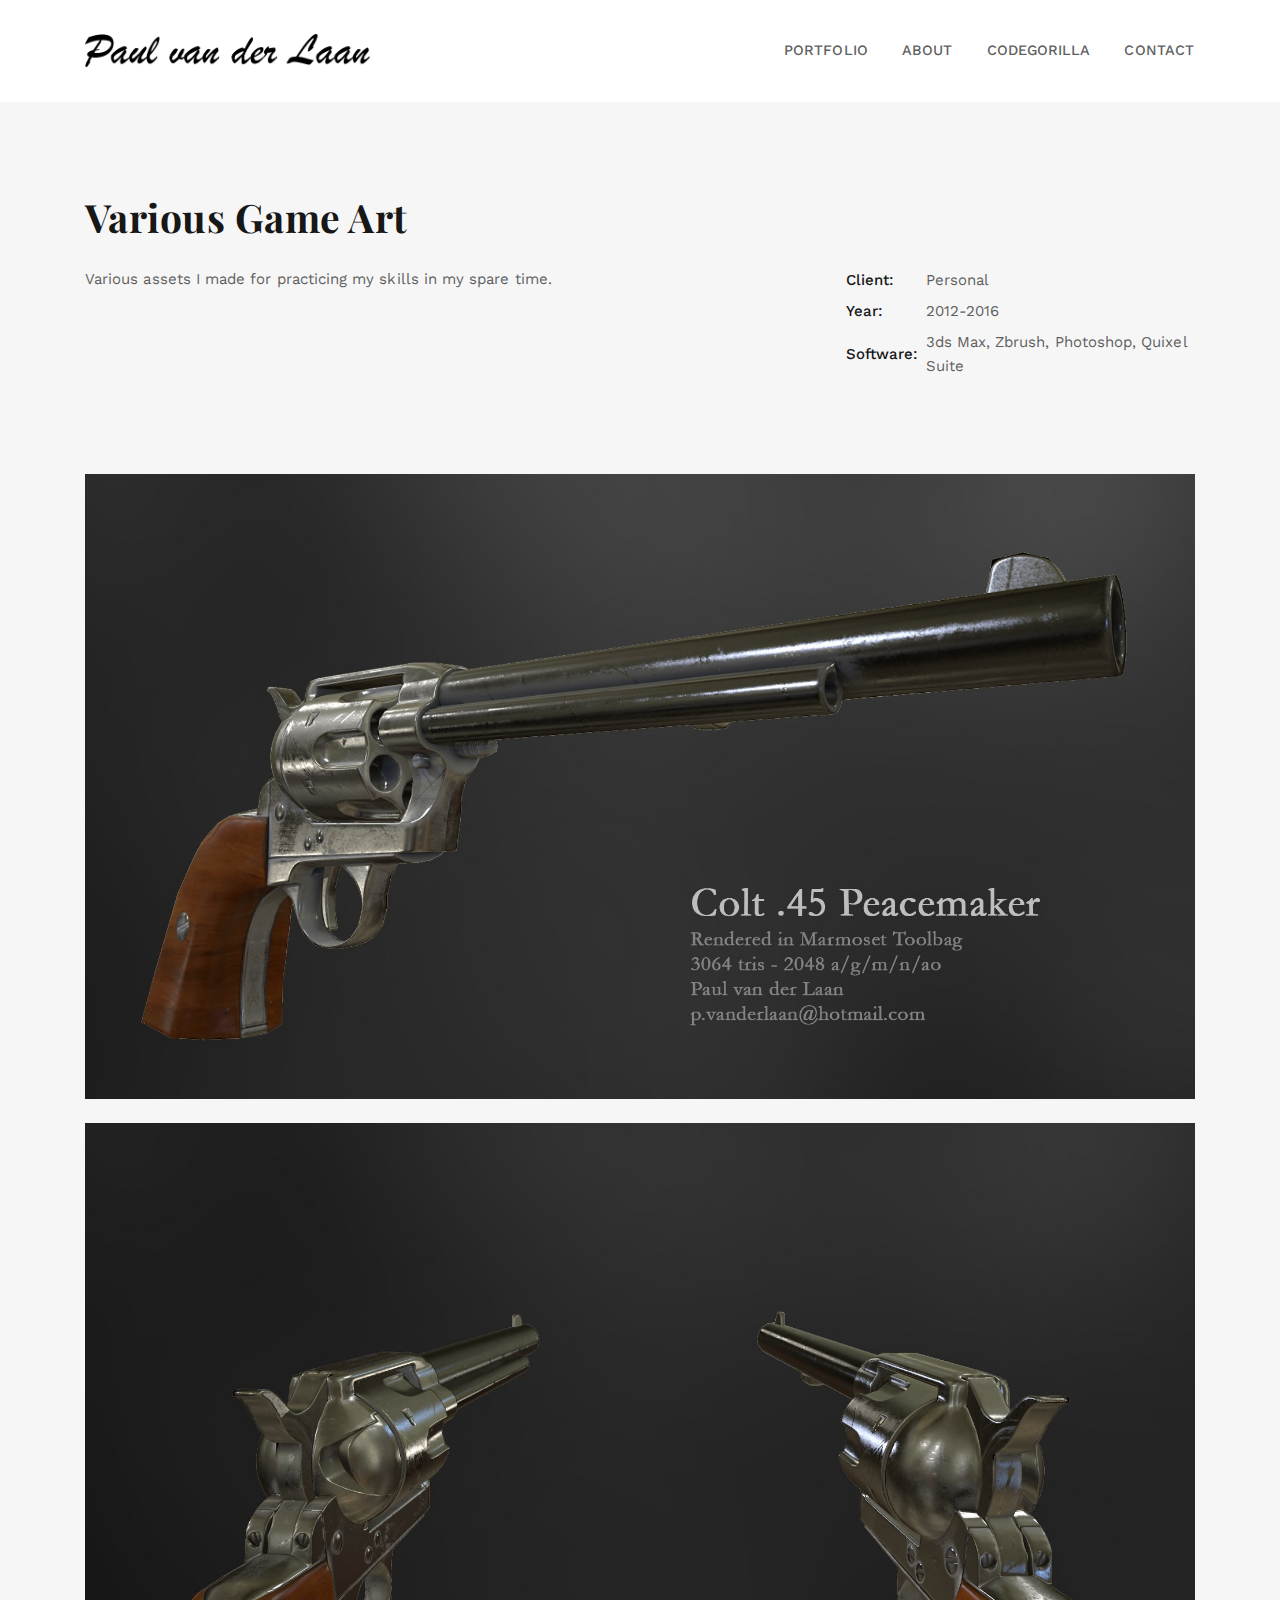
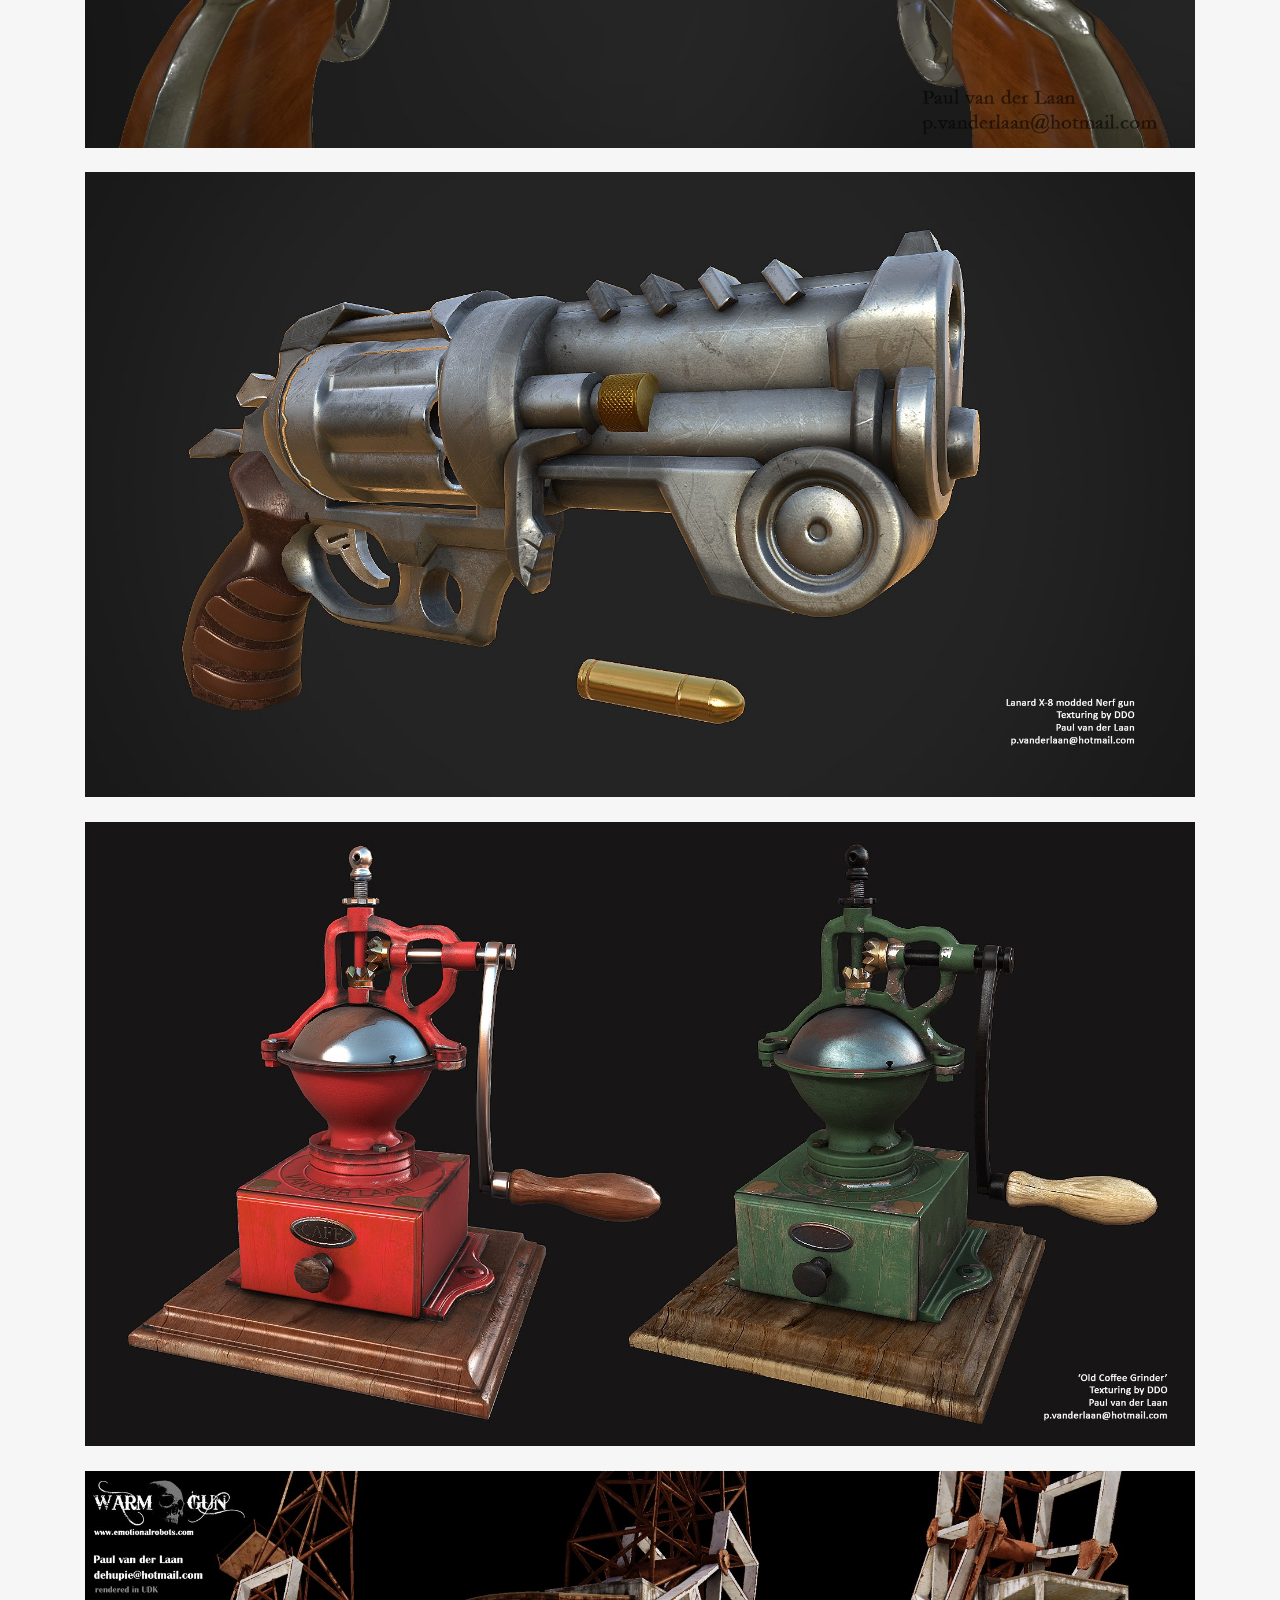
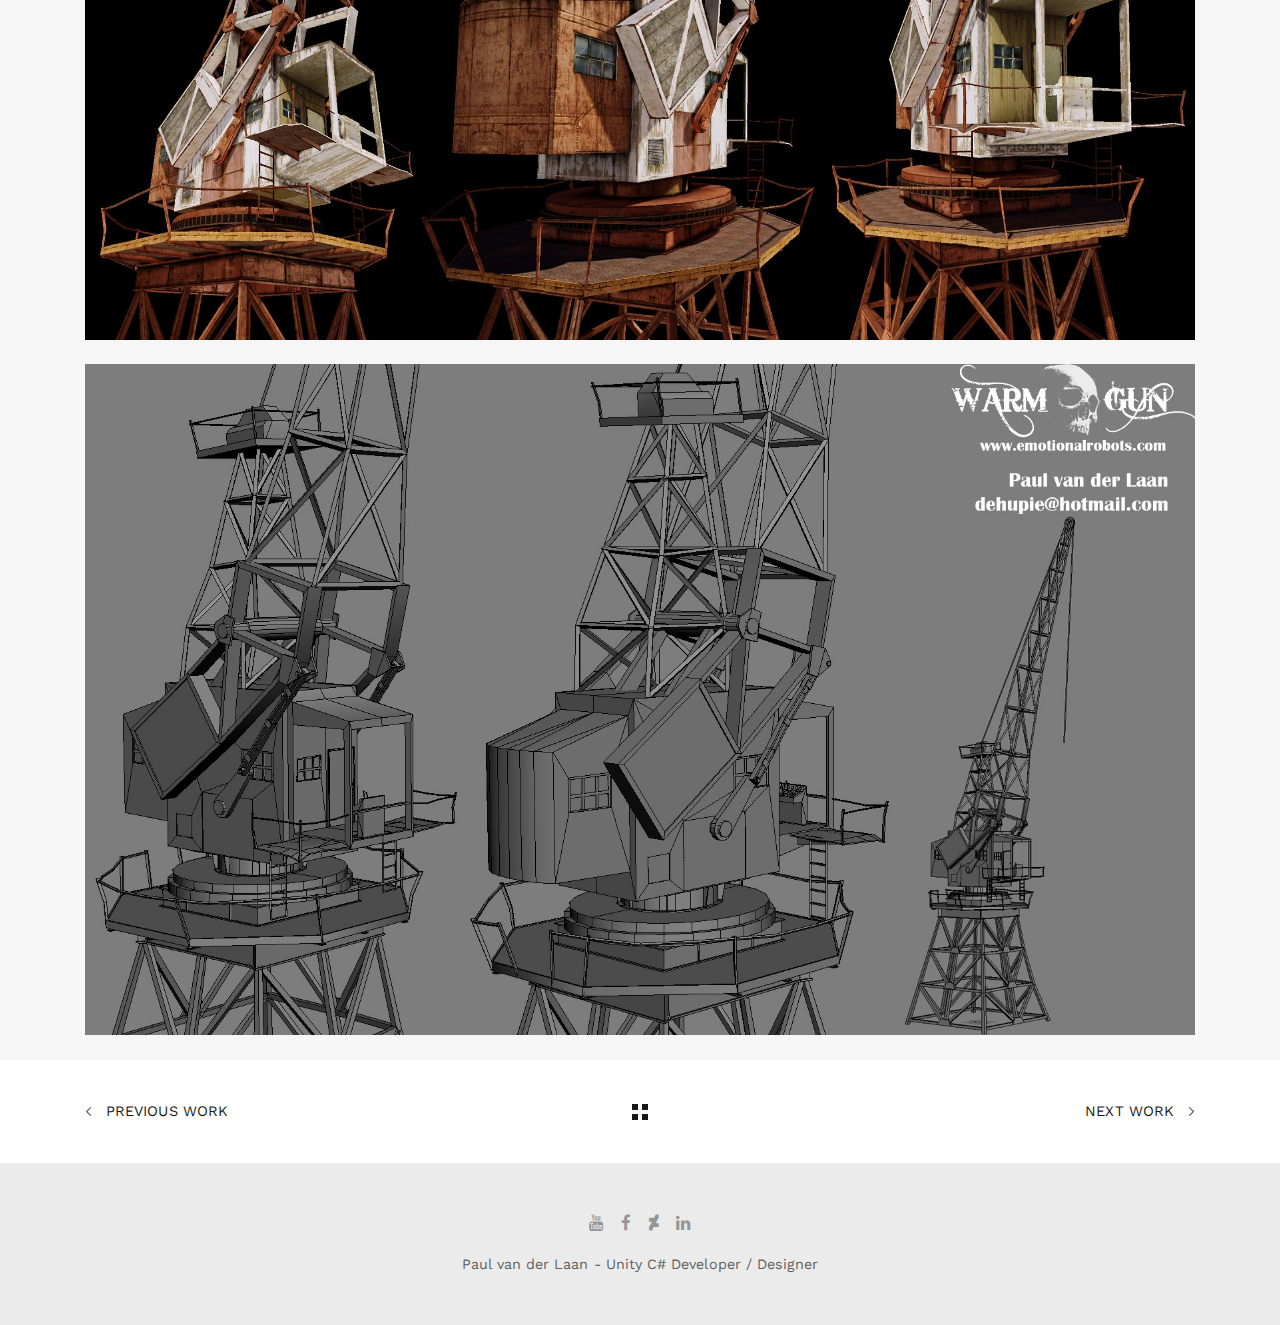
<file: portfolio-single-various-game-art.html>
<!DOCTYPE html>

<html lang="en">

<head>
    <meta charset="utf-8">
    <meta http-equiv="X-UA-Compatible" content="IE=edge">

    <title>Paul van der Laan | Various Game Art</title>

    <meta name="description" content="Paul van der Laan - Game development and 3D art portfolio.">
    <meta name="keywords" content="portfolio, 3D, Unity, game design, developer, portfolio website, C# , CSharp">
    <meta name="author" content="Paul van der Laan">

    <link rel="icon" type="image/png" href="assets/images/favicon.png">

    <meta name="viewport" content="width=device-width, initial-scale=1">

    <!-- START: Styles -->

    <!-- Google Fonts -->
    <link href="https://fonts.googleapis.com/css?family=Playfair+Display:400,400i,700,700i%7cWork+Sans:400,500,700" rel="stylesheet" type="text/css">
    
    <link rel="stylesheet" href="assets/css/combined.css">

    <!-- END: Styles -->



</head>



<body>




    <header class="nk-header nk-header-opaque">
        <!--
        START: Navbar
    -->
        <nav class="nk-navbar nk-navbar-top">
            <div class="container">
                <div class="nk-nav-table">
                    <a href="index.html" class="nk-nav-logo">
                        <img src="assets/images/Paul van der Laan white.png" alt="" width="285" class="nk-nav-logo-onscroll">
                        <img src="assets/images/Paul van der Laan.png" alt="" width="285">
                    </a>

                    <ul class="nk-nav nk-nav-right hidden-md-down" data-nav-mobile="#nk-nav-mobile">
                        <li>
                            <a href="index.html#portfolio">Portfolio</a>
                        </li>
                        <li>
                            <a href="about.html">About</a>
                        </li>
                        <li>
                            <a href="codegorilla.html">CodeGorilla</a>
                        </li>
                        <li>
                            <a href="index.html#contact">Contact</a>
                        </li>
                    </ul>

                    <ul class="nk-nav nk-nav-right nk-nav-icons">
                        <li class="single-icon hidden-lg-up">
                            <a href="#" class="nk-navbar-full-toggle">
                                <span class="nk-icon-burger">
                                    <span class="nk-t-1"></span>
                                    <span class="nk-t-2"></span>
                                    <span class="nk-t-3"></span>
                                </span>
                            </a>
                        </li>
                    </ul>
                </div>
            </div>
        </nav>
        <!-- END: Navbar -->

    </header>




    <!--
    START: Navbar Mobile
-->
    <nav class="nk-navbar nk-navbar-full nk-navbar-align-center" id="nk-nav-mobile">
        <div class="nk-navbar-bg">
            <div class="bg-image" style="background-image: url('assets/images/bg-menu.jpg')"></div>
        </div>
        <div class="nk-nav-table">
            <div class="nk-nav-row">
                <div class="container">
                    <div class="nk-nav-header">

                        <div class="nk-nav-logo">
                            <a href="index.html" class="nk-nav-logo">
                                <img src="assets/images/Paul van der Laan white.png" alt="" width="285">
                            </a>
                        </div>

                        <div class="nk-nav-close nk-navbar-full-toggle">
                            <span class="nk-icon-close"></span>
                        </div>
                    </div>
                </div>
            </div>
            <div class="nk-nav-row-full nk-nav-row">
                <div class="nano">
                    <div class="nano-content">
                        <div class="nk-nav-table">
                            <div class="nk-nav-row nk-nav-row-full nk-nav-row-center nk-navbar-mobile-content">
                                <ul class="nk-nav">
                                    <!-- Here will be inserted menu from [data-mobile-menu="#nk-nav-mobile"] -->
                                </ul>
                            </div>
                        </div>
                    </div>
                </div>
            </div>
            <div class="nk-nav-row">
                <div class="container">
                    <div class="nk-nav-social">
                        <ul>
                            <li><a href="https://www.youtube.com/user/Pauliotoshi" target="_blank"><i class="fa fa-youtube"></i></a></li>
                            <li><a href="https://www.facebook.com/paul.vanderlaan.5" target="_blank"><i class="fa fa-facebook"></i></a></li>
                            <li><a href="http://hupie.deviantart.com/" target="_blank"><i class="fa fa-deviantart"></i></a></li>
                            <li><a href="https://www.linkedin.com/in/paulvanderlaan1/" target="_blank"><i class="fa fa-linkedin"></i></a></li>
                        </ul>
                    </div>
                </div>
            </div>
        </div>
    </nav>
    <!-- END: Navbar Mobile -->


    <div class="nk-main">





        <div class="container">
            <div class="nk-portfolio-single">

                <div class="nk-gap-4 mb-14"></div>
                <h1 class="nk-portfolio-title display-4">Various Game Art</h1>
                <div class="row vertical-gap">
                    <div class="col-lg-8">
                        <div class="nk-portfolio-info">
                            <div class="nk-portfolio-text">
                                <p>Various assets I made for practicing my skills in my spare time.</p>
								
                            </div>
                        </div>
                    </div>
                    <div class="col-lg-4">
                        <table class="nk-portfolio-details">
                            <tr>
                                <td>
                                    <strong>Client:</strong>
                                </td>
                                <td>Personal</td>
                            </tr>
                            <tr>
                                <td>
                                    <strong>Year:</strong>
                                </td>
                                <td>2012-2016</td>
                            </tr>
							<tr>
                                <td>
                                    <strong>Software:</strong>
                                </td>
                                <td>3ds Max, Zbrush, Photoshop, Quixel Suite</td>
                            </tr>

                        </table>
                    </div>
                </div>
                <div class="nk-gap-4 mt-14"></div>

            </div>
			
		
        <img class="nk-img-fit" src="assets/images/various_3d_colt.jpeg"><br/>
		
		<br/>
		
        <img class="nk-img-fit" src="assets/images/various_3d_colt_fps.jpeg"><br/>
		
		<br/>
		
		<img class="nk-img-fit" src="assets/images/various_3d_scifi_pistol.jpeg"><br/>
		
		<br/>
		
		<img class="nk-img-fit" src="assets/images/various_3d_coffeegrinder.jpeg"><br/>
		
		<br/>
				
		<img class="nk-img-fit" src="assets/images/various_3d_old_crane.jpeg"><br/>
		
		<br/>
				
		<img class="nk-img-fit" src="assets/images/various_3d_old_crane_wire.jpeg"><br/>
		
		<br/>
		
        </div>


        <!-- START: Pagination -->
        <div class="nk-pagination nk-pagination-center">
            <div class="container">
                <a class="nk-pagination-prev" href="portfolio-single-webdesign-codathon.html">
                    <span class="pe-7s-angle-left"></span> Previous Work</a>
                <a class="nk-pagination-center" href="index.html#portfolio">
                    <span class="nk-icon-squares"></span>
                </a>
                <a class="nk-pagination-next" href="portfolio-single-origami-kinect.html">Next Work <span class="pe-7s-angle-right"></span> </a>
            </div>
        </div>
        <!-- END: Pagination -->



        <!--
    START: Footer
-->
        <footer class="nk-footer">


            <div class="nk-footer-cont">
                <div class="container text-xs-center">
                    <div class="nk-footer-social">
                        <ul>
                            <li><a href="https://www.youtube.com/user/Pauliotoshi" target="_blank"><i class="fa fa-youtube"></i></a></li>
                            <li><a href="https://www.facebook.com/paul.vanderlaan.5" target="_blank"><i class="fa fa-facebook"></i></a></li>
                            <li><a href="http://hupie.deviantart.com/" target="_blank"><i class="fa fa-deviantart"></i></a></li>
                            <li><a href="https://www.linkedin.com/in/paulvanderlaan1/" target="_blank"><i class="fa fa-linkedin"></i></a></li>
                        </ul>
                    </div>

                    <div class="nk-footer-text">
                        <p>Paul van der Laan - Unity C# Developer / Designer</p>
                    </div>
                </div>
            </div>
        </footer>
        <!-- END: Footer -->


    </div>




    <!-- START: Scripts -->

    <script src="assets/js/combined.js"></script>
    
    <!-- END: Scripts -->


</body>

</html>
</file>
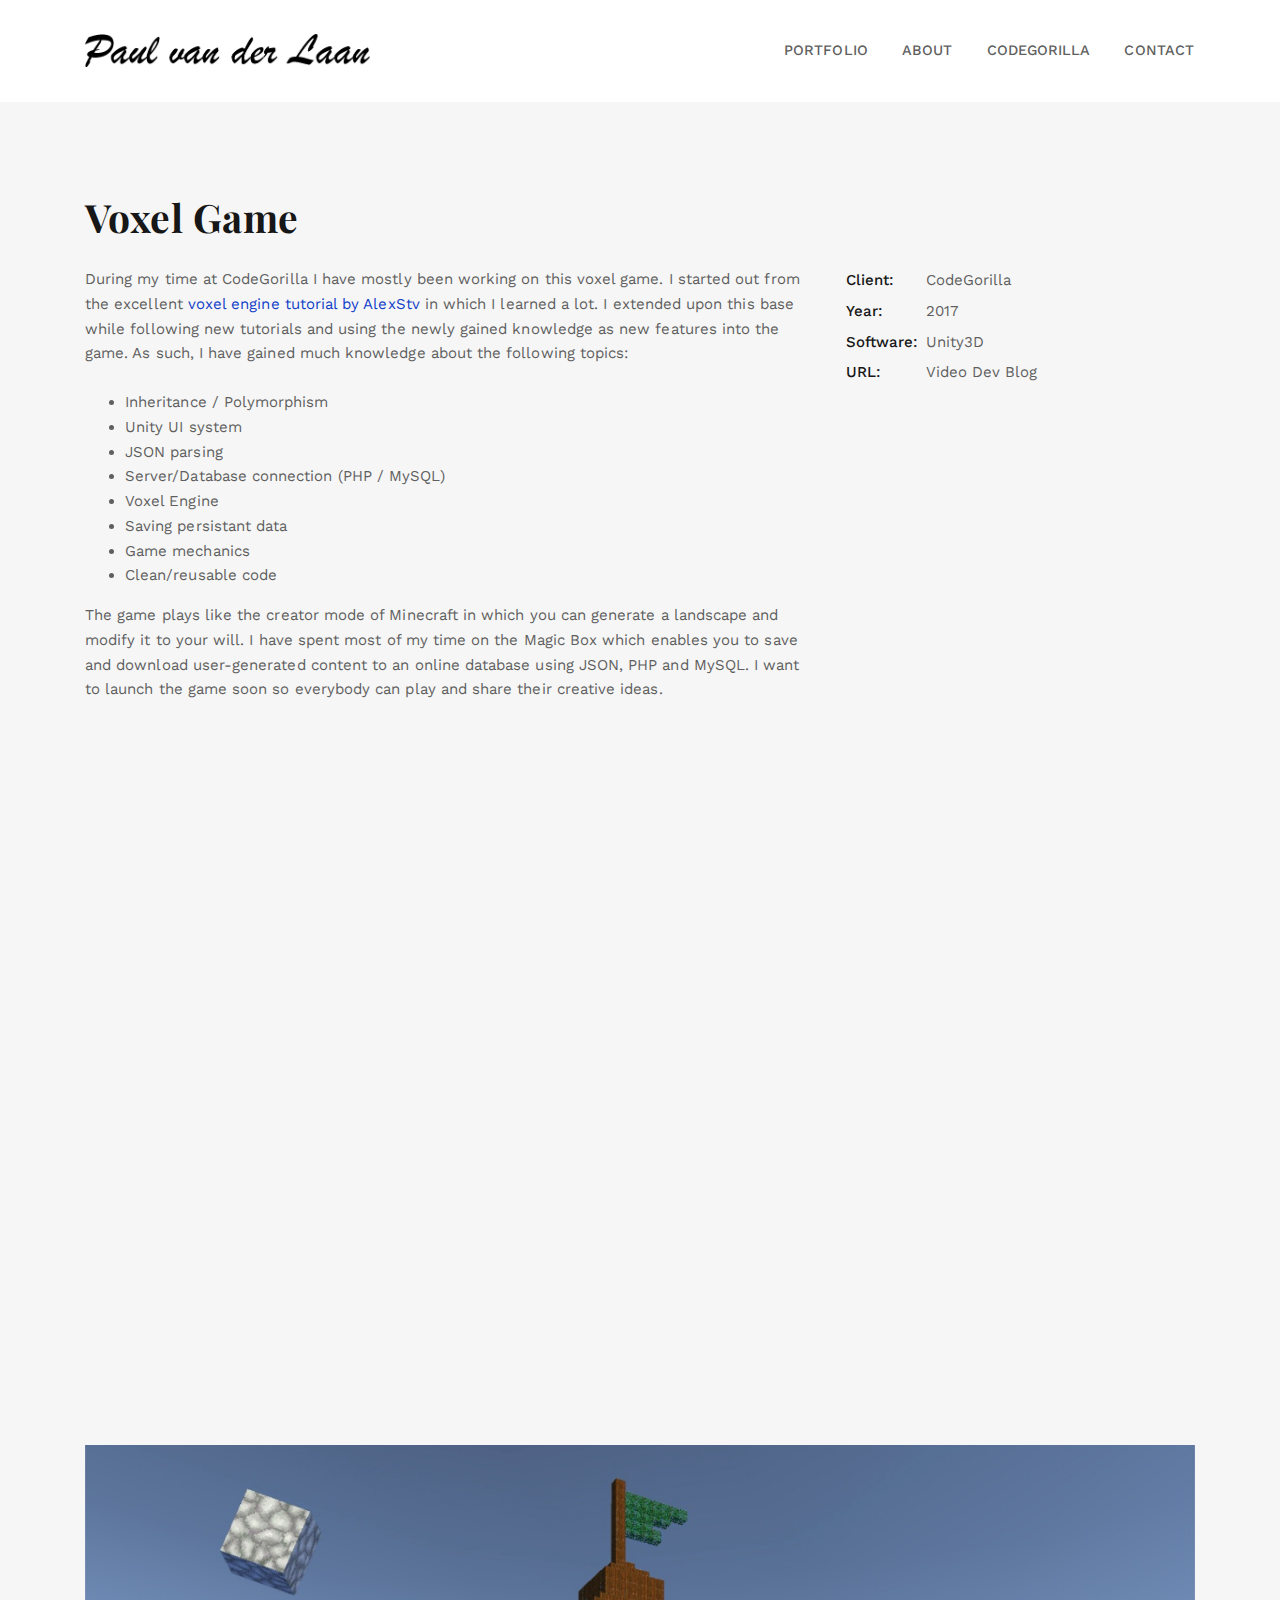
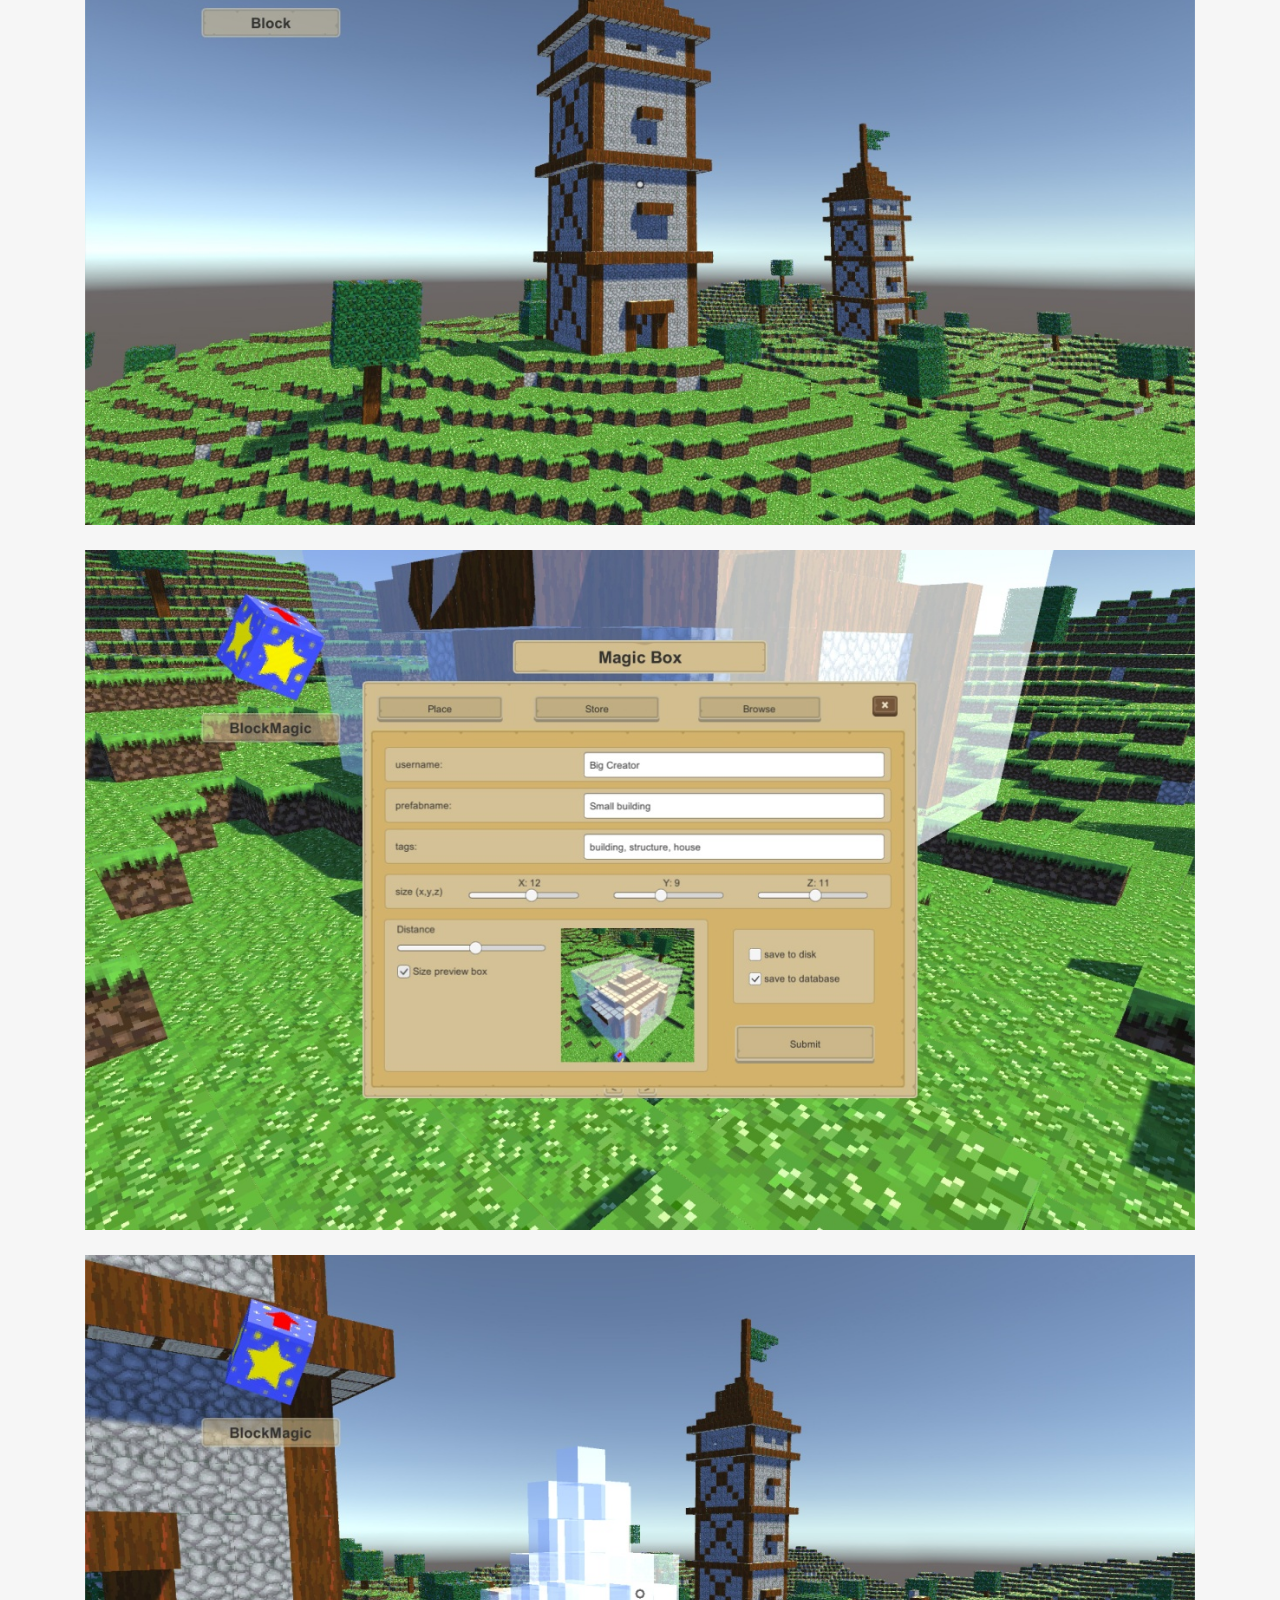
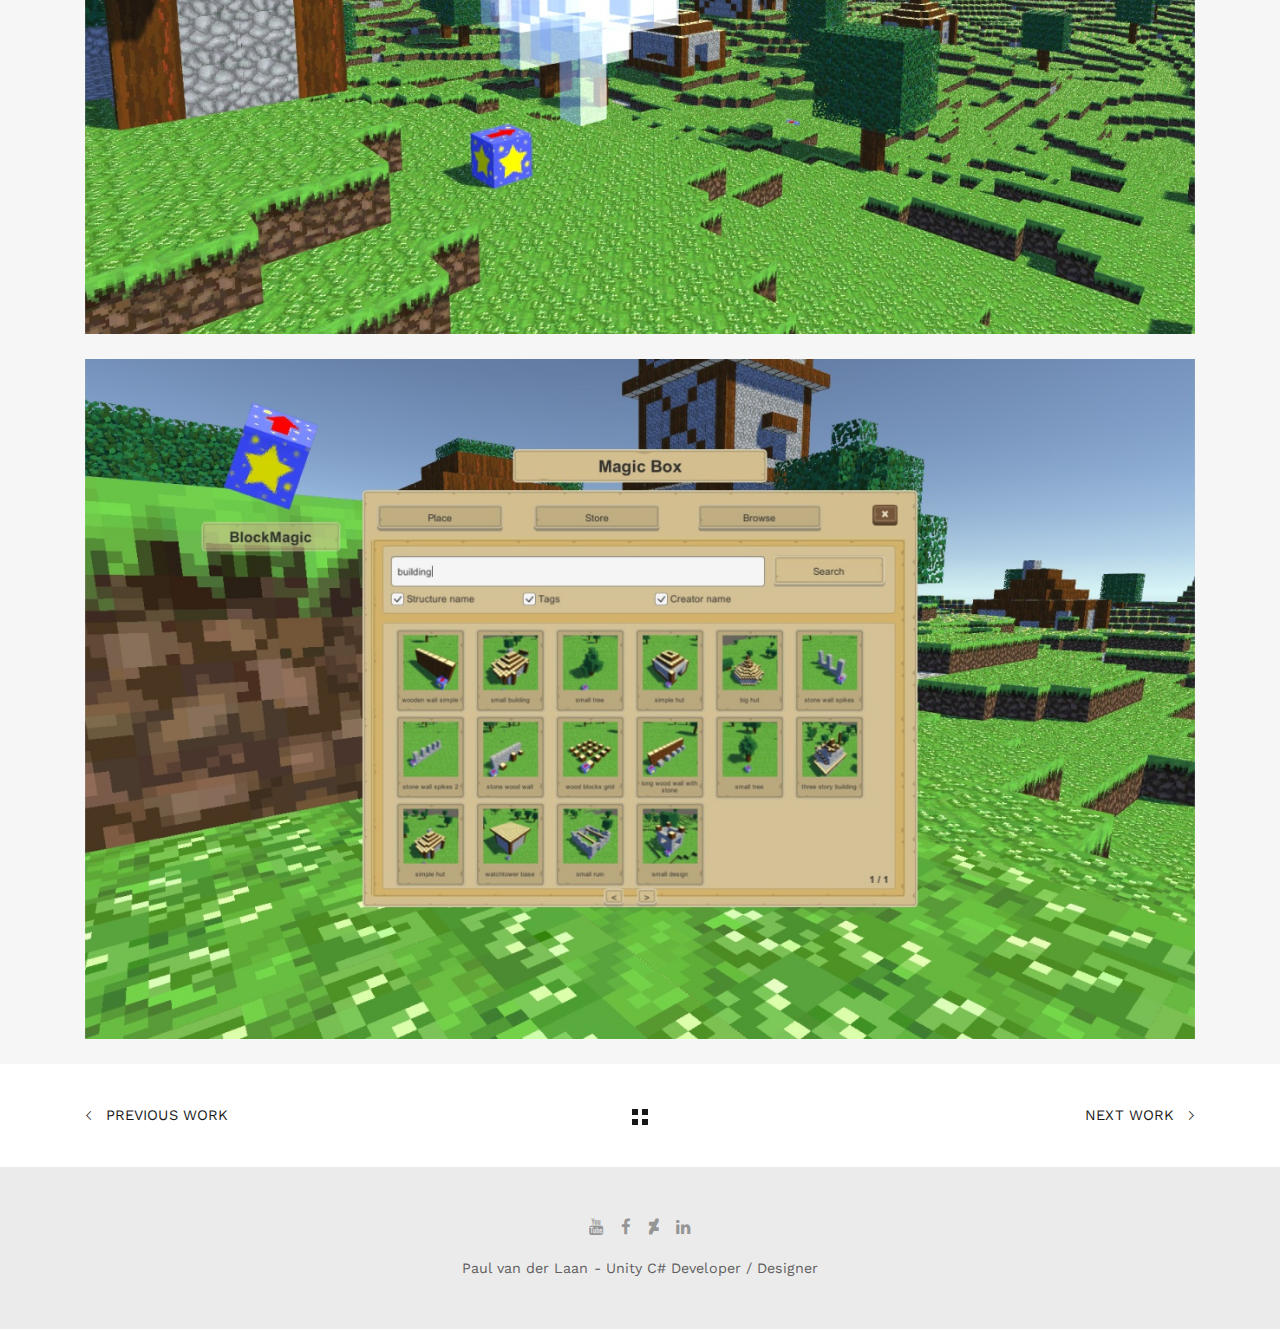
<file: portfolio-single-voxel-game.html>
<!DOCTYPE html>

<html lang="en">

<head>
    <meta charset="utf-8">
    <meta http-equiv="X-UA-Compatible" content="IE=edge">

    <title>Paul van der Laan | Voxel Game</title>

    <meta name="description" content="Paul van der Laan - Game development and 3D art portfolio.">
    <meta name="keywords" content="portfolio, 3D, Unity, game design, developer, portfolio website, C# , CSharp">
    <meta name="author" content="Paul van der Laan">

    <link rel="icon" type="image/png" href="assets/images/favicon.png">

    <meta name="viewport" content="width=device-width, initial-scale=1">

    <!-- START: Styles -->

    <!-- Google Fonts -->
    <link href="https://fonts.googleapis.com/css?family=Playfair+Display:400,400i,700,700i%7cWork+Sans:400,500,700" rel="stylesheet" type="text/css">
    
    <link rel="stylesheet" href="assets/css/combined.css">

    <!-- END: Styles -->



</head>



<body>




    <header class="nk-header nk-header-opaque">
        <!--
        START: Navbar
    -->
        <nav class="nk-navbar nk-navbar-top">
            <div class="container">
                <div class="nk-nav-table">
                    <a href="index.html" class="nk-nav-logo">
                        <img src="assets/images/Paul van der Laan white.png" alt="" width="285" class="nk-nav-logo-onscroll">
                        <img src="assets/images/Paul van der Laan.png" alt="" width="285">
                    </a>

                    <ul class="nk-nav nk-nav-right hidden-md-down" data-nav-mobile="#nk-nav-mobile">
                        <li>
                            <a href="index.html#portfolio">Portfolio</a>
                        </li>
                        <li>
                            <a href="about.html">About</a>
                        </li>
                        <li>
                            <a href="codegorilla.html">CodeGorilla</a>
                        </li>
                        <li>
                            <a href="index.html#contact">Contact</a>
                        </li>
                    </ul>

                    <ul class="nk-nav nk-nav-right nk-nav-icons">
                        <li class="single-icon hidden-lg-up">
                            <a href="#" class="nk-navbar-full-toggle">
                                <span class="nk-icon-burger">
                                    <span class="nk-t-1"></span>
                                    <span class="nk-t-2"></span>
                                    <span class="nk-t-3"></span>
                                </span>
                            </a>
                        </li>
                    </ul>
                </div>
            </div>
        </nav>
        <!-- END: Navbar -->

    </header>




    <!--
    START: Navbar Mobile
-->
    <nav class="nk-navbar nk-navbar-full nk-navbar-align-center" id="nk-nav-mobile">
        <div class="nk-navbar-bg">
            <div class="bg-image" style="background-image: url('assets/images/bg-menu.jpg')"></div>
        </div>
        <div class="nk-nav-table">
            <div class="nk-nav-row">
                <div class="container">
                    <div class="nk-nav-header">

                        <div class="nk-nav-logo">
                            <a href="index.html" class="nk-nav-logo">
                                <img src="assets/images/Paul van der Laan white.png" alt="" width="285">
                            </a>
                        </div>

                        <div class="nk-nav-close nk-navbar-full-toggle">
                            <span class="nk-icon-close"></span>
                        </div>
                    </div>
                </div>
            </div>
            <div class="nk-nav-row-full nk-nav-row">
                <div class="nano">
                    <div class="nano-content">
                        <div class="nk-nav-table">
                            <div class="nk-nav-row nk-nav-row-full nk-nav-row-center nk-navbar-mobile-content">
                                <ul class="nk-nav">
                                    <!-- Here will be inserted menu from [data-mobile-menu="#nk-nav-mobile"] -->
                                </ul>
                            </div>
                        </div>
                    </div>
                </div>
            </div>
            <div class="nk-nav-row">
                <div class="container">
                    <div class="nk-nav-social">
                        <ul>
                            <li><a href="https://www.youtube.com/user/Pauliotoshi" target="_blank"><i class="fa fa-youtube"></i></a></li>
                            <li><a href="https://www.facebook.com/paul.vanderlaan.5" target="_blank"><i class="fa fa-facebook"></i></a></li>
                            <li><a href="http://hupie.deviantart.com/" target="_blank"><i class="fa fa-deviantart"></i></a></li>
                            <li><a href="https://www.linkedin.com/in/paulvanderlaan1/" target="_blank"><i class="fa fa-linkedin"></i></a></li>
                        </ul>
                    </div>
                </div>
            </div>
        </div>
    </nav>
    <!-- END: Navbar Mobile -->


    <div class="nk-main">





        <div class="container">
            <div class="nk-portfolio-single">

                <div class="nk-gap-4 mb-14"></div>
                <h1 class="nk-portfolio-title display-4">Voxel Game</h1>
                <div class="row vertical-gap">
                    <div class="col-lg-8">
                        <div class="nk-portfolio-info">
                            <div class="nk-portfolio-text">
                                <p>During my time at CodeGorilla I have mostly been working on this voxel game. I started out from the excellent <a href="http://alexstv.com/index.php/category/voxel-tutorial" target="_blank">voxel engine  tutorial by AlexStv</a> in which I learned a lot. I extended upon this base while following new tutorials and using the newly gained knowledge as new features into the game. As such, I have gained much knowledge about the following topics:</p>
								
								<ul>
									<li>Inheritance / Polymorphism</li>
									<li>Unity UI system</li>
									<li>JSON parsing</li>
									<li>Server/Database connection (PHP / MySQL)</li>
									<li>Voxel Engine</li>
									<li>Saving persistant data</li>
									<li>Game mechanics</li>
									<li>Clean/reusable code</li>
								</ul>
								
								<p>The game plays like the creator mode of Minecraft in which you can generate a landscape and modify it to your will. I have spent most of my time on the Magic Box which enables you to save and download user-generated content to an online database using JSON, PHP and MySQL. I want to launch the game soon so everybody can play and share their creative ideas.</p>
                            </div>
                        </div>
                    </div>
                    <div class="col-lg-4">
                        <table class="nk-portfolio-details">
                            <tr>
                                <td>
                                    <strong>Client:</strong>
                                </td>
                                <td>CodeGorilla</td>
                            </tr>
                            <tr>
                                <td>
                                    <strong>Year:</strong>
                                </td>
                                <td>2017</td>
                            </tr>
							<tr>
                                <td>
                                    <strong>Software:</strong>
                                </td>
                                <td>Unity3D</td>
                            </tr>
                            <tr>
                                <td>
                                    <strong>URL:</strong>
                                </td>
                                <td>
                                    <a href="https://youtu.be/3Sx0CCgmhcs" target="_blank" title="Youtube Dev Blog Voxel Game" data-share="facebook">Video Dev Blog</a>
                                </td>
                            </tr>
                        </table>
                    </div>
                </div>
                <div class="nk-gap-4 mt-14"></div>

            </div>
			
		<div class="youtube-container">
			<iframe src="https://www.youtube.com/embed/3Sx0CCgmhcs" 
			frameborder="0" allowfullscreen class="video"></iframe>
		</div>
		
		<br/>
		
        <img class="nk-img-fit" src="assets/images/vg_05.jpg"><br/>
		
		<br/>
		
        <img class="nk-img-fit" src="assets/images/vg_01.jpg"><br/>
		
		<br/>
		
		<img class="nk-img-fit" src="assets/images/vg_03.jpg"><br/>
		
		<br/>
		
		<img class="nk-img-fit" src="assets/images/vg_04.jpg"><br/>
		
		<br/>
			
        </div>


        <!-- START: Pagination -->
        <div class="nk-pagination nk-pagination-center">
            <div class="container">
                <a class="nk-pagination-prev" href="portfolio-single-stylized-assets.html">
                    <span class="pe-7s-angle-left"></span> Previous Work</a>
                <a class="nk-pagination-center" href="index.html#portfolio">
                    <span class="nk-icon-squares"></span>
                </a>
                <a class="nk-pagination-next" href="portfolio-single-space-explorer.html">Next Work <span class="pe-7s-angle-right"></span> </a>
            </div>
        </div>
        <!-- END: Pagination -->



        <!--
    START: Footer
-->
        <footer class="nk-footer">


            <div class="nk-footer-cont">
                <div class="container text-xs-center">
                    <div class="nk-footer-social">
                        <ul>
                            <li><a href="https://www.youtube.com/user/Pauliotoshi" target="_blank"><i class="fa fa-youtube"></i></a></li>
                            <li><a href="https://www.facebook.com/paul.vanderlaan.5" target="_blank"><i class="fa fa-facebook"></i></a></li>
                            <li><a href="http://hupie.deviantart.com/" target="_blank"><i class="fa fa-deviantart"></i></a></li>
                            <li><a href="https://www.linkedin.com/in/paulvanderlaan1/" target="_blank"><i class="fa fa-linkedin"></i></a></li>
                        </ul>
                    </div>

                    <div class="nk-footer-text">
                        <p>Paul van der Laan - Unity C# Developer / Designer</p>
                    </div>
                </div>
            </div>
        </footer>
        <!-- END: Footer -->


    </div>




    <!-- START: Scripts -->

    <script src="assets/js/combined.js"></script>
    
    <!-- END: Scripts -->


</body>

</html>
</file>
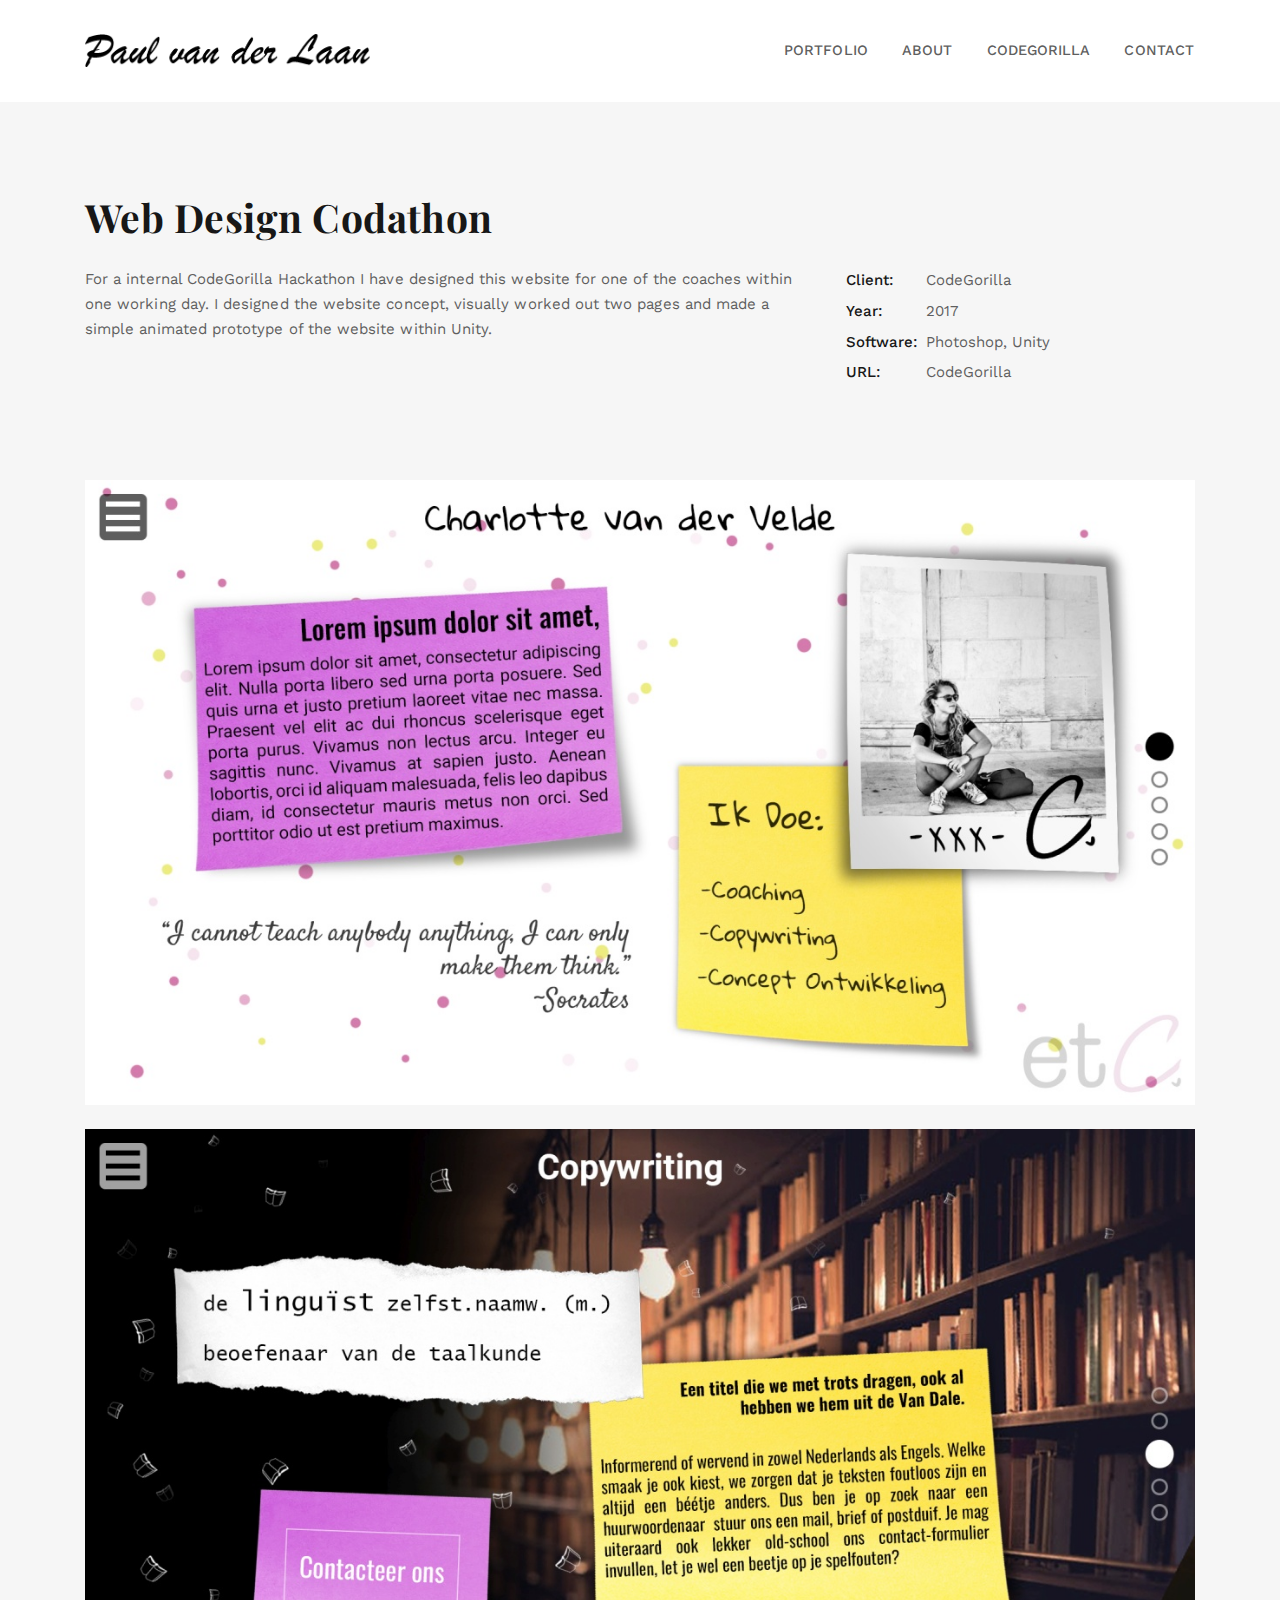
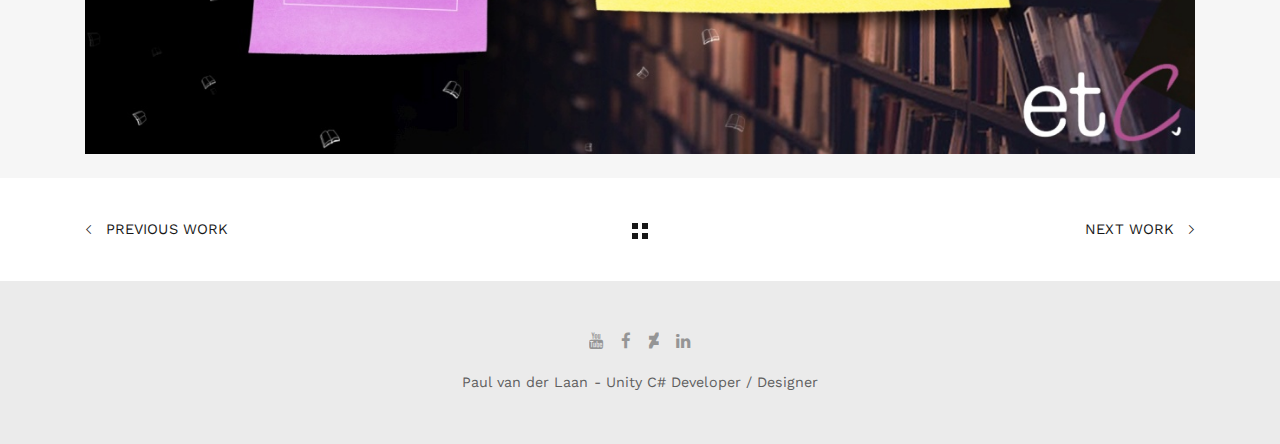
<file: portfolio-single-webdesign-codathon.html>
<!DOCTYPE html>

<html lang="en">

<head>
    <meta charset="utf-8">
    <meta http-equiv="X-UA-Compatible" content="IE=edge">

    <title>Paul van der Laan | Web Design Codathon</title>

    <meta name="description" content="Paul van der Laan - Game development and 3D art portfolio.">
    <meta name="keywords" content="portfolio, 3D, Unity, game design, developer, portfolio website, C# , CSharp">
    <meta name="author" content="Paul van der Laan">

    <link rel="icon" type="image/png" href="assets/images/favicon.png">

    <meta name="viewport" content="width=device-width, initial-scale=1">

    <!-- START: Styles -->

    <!-- Google Fonts -->
    <link href="https://fonts.googleapis.com/css?family=Playfair+Display:400,400i,700,700i%7cWork+Sans:400,500,700" rel="stylesheet" type="text/css">
    
    <link rel="stylesheet" href="assets/css/combined.css">

    <!-- END: Styles -->



</head>



<body>




    <header class="nk-header nk-header-opaque">
        <!--
        START: Navbar
    -->
        <nav class="nk-navbar nk-navbar-top">
            <div class="container">
                <div class="nk-nav-table">
                    <a href="index.html" class="nk-nav-logo">
                        <img src="assets/images/Paul van der Laan white.png" alt="" width="285" class="nk-nav-logo-onscroll">
                        <img src="assets/images/Paul van der Laan.png" alt="" width="285">
                    </a>

                    <ul class="nk-nav nk-nav-right hidden-md-down" data-nav-mobile="#nk-nav-mobile">
                        <li>
                            <a href="index.html#portfolio">Portfolio</a>
                        </li>
                        <li>
                            <a href="about.html">About</a>
                        </li>
                        <li>
                            <a href="codegorilla.html">CodeGorilla</a>
                        </li>
                        <li>
                            <a href="index.html#contact">Contact</a>
                        </li>
                    </ul>

                    <ul class="nk-nav nk-nav-right nk-nav-icons">
                        <li class="single-icon hidden-lg-up">
                            <a href="#" class="nk-navbar-full-toggle">
                                <span class="nk-icon-burger">
                                    <span class="nk-t-1"></span>
                                    <span class="nk-t-2"></span>
                                    <span class="nk-t-3"></span>
                                </span>
                            </a>
                        </li>
                    </ul>
                </div>
            </div>
        </nav>
        <!-- END: Navbar -->

    </header>




    <!--
    START: Navbar Mobile
-->
    <nav class="nk-navbar nk-navbar-full nk-navbar-align-center" id="nk-nav-mobile">
        <div class="nk-navbar-bg">
            <div class="bg-image" style="background-image: url('assets/images/bg-menu.jpg')"></div>
        </div>
        <div class="nk-nav-table">
            <div class="nk-nav-row">
                <div class="container">
                    <div class="nk-nav-header">

                        <div class="nk-nav-logo">
                            <a href="index.html" class="nk-nav-logo">
                                <img src="assets/images/Paul van der Laan white.png" alt="" width="285">
                            </a>
                        </div>

                        <div class="nk-nav-close nk-navbar-full-toggle">
                            <span class="nk-icon-close"></span>
                        </div>
                    </div>
                </div>
            </div>
            <div class="nk-nav-row-full nk-nav-row">
                <div class="nano">
                    <div class="nano-content">
                        <div class="nk-nav-table">
                            <div class="nk-nav-row nk-nav-row-full nk-nav-row-center nk-navbar-mobile-content">
                                <ul class="nk-nav">
                                    <!-- Here will be inserted menu from [data-mobile-menu="#nk-nav-mobile"] -->
                                </ul>
                            </div>
                        </div>
                    </div>
                </div>
            </div>
            <div class="nk-nav-row">
                <div class="container">
                    <div class="nk-nav-social">
                        <ul>
                            <li><a href="https://www.youtube.com/user/Pauliotoshi" target="_blank"><i class="fa fa-youtube"></i></a></li>
                            <li><a href="https://www.facebook.com/paul.vanderlaan.5" target="_blank"><i class="fa fa-facebook"></i></a></li>
                            <li><a href="http://hupie.deviantart.com/" target="_blank"><i class="fa fa-deviantart"></i></a></li>
                            <li><a href="https://www.linkedin.com/in/paulvanderlaan1/" target="_blank"><i class="fa fa-linkedin"></i></a></li>
                        </ul>
                    </div>
                </div>
            </div>
        </div>
    </nav>
    <!-- END: Navbar Mobile -->


    <div class="nk-main">





        <div class="container">
            <div class="nk-portfolio-single">

                <div class="nk-gap-4 mb-14"></div>
                <h1 class="nk-portfolio-title display-4">Web Design Codathon</h1>
                <div class="row vertical-gap">
                    <div class="col-lg-8">
                        <div class="nk-portfolio-info">
                            <div class="nk-portfolio-text">
                                <p>For a internal CodeGorilla Hackathon I have designed this website for one of the coaches within one working day. I designed the website concept, visually worked out two pages and made a simple animated prototype of the website within Unity.</p>
								
                            </div>
                        </div>
                    </div>
                    <div class="col-lg-4">
                        <table class="nk-portfolio-details">
                            <tr>
                                <td>
                                    <strong>Client:</strong>
                                </td>
                                <td>CodeGorilla</td>
                            </tr>
                            <tr>
                                <td>
                                    <strong>Year:</strong>
                                </td>
                                <td>2017</td>
                            </tr>
							<tr>
                                <td>
                                    <strong>Software:</strong>
                                </td>
                                <td>Photoshop, Unity</td>
                            </tr>
                            <tr>
                                <td>
                                    <strong>URL:</strong>
                                </td>
                                <td>
                                    <a href="https://codegorilla.nl/" target="_blank" title="CodeGorilla" data-share="facebook">CodeGorilla</a>
                                </td>
                            </tr>
                        </table>
                    </div>
                </div>
                <div class="nk-gap-4 mt-14"></div>

            </div>
			
		
        <img class="nk-img-fit" src="assets/images/codathon01.jpg"><br/>
		
		<br/>
		
        <img class="nk-img-fit" src="assets/images/codathon02.jpg"><br/>
		
		<br/>
		
        </div>


        <!-- START: Pagination -->
        <div class="nk-pagination nk-pagination-center">
            <div class="container">
                <a class="nk-pagination-prev" href="portfolio-single-space-explorer.html">
                    <span class="pe-7s-angle-left"></span> Previous Work</a>
                <a class="nk-pagination-center" href="index.html#portfolio">
                    <span class="nk-icon-squares"></span>
                </a>
                <a class="nk-pagination-next" href="portfolio-single-various-game-art.html">Next Work <span class="pe-7s-angle-right"></span> </a>
            </div>
        </div>
        <!-- END: Pagination -->



        <!--
    START: Footer
-->
        <footer class="nk-footer">


            <div class="nk-footer-cont">
                <div class="container text-xs-center">
                    <div class="nk-footer-social">
                        <ul>
                            <li><a href="https://www.youtube.com/user/Pauliotoshi" target="_blank"><i class="fa fa-youtube"></i></a></li>
                            <li><a href="https://www.facebook.com/paul.vanderlaan.5" target="_blank"><i class="fa fa-facebook"></i></a></li>
                            <li><a href="http://hupie.deviantart.com/" target="_blank"><i class="fa fa-deviantart"></i></a></li>
                            <li><a href="https://www.linkedin.com/in/paulvanderlaan1/" target="_blank"><i class="fa fa-linkedin"></i></a></li>
                        </ul>
                    </div>

                    <div class="nk-footer-text">
                        <p>Paul van der Laan - Unity C# Developer / Designer</p>
                    </div>
                </div>
            </div>
        </footer>
        <!-- END: Footer -->


    </div>




    <!-- START: Scripts -->

    <script src="assets/js/combined.js"></script>
    
    <!-- END: Scripts -->


</body>

</html>
</file>
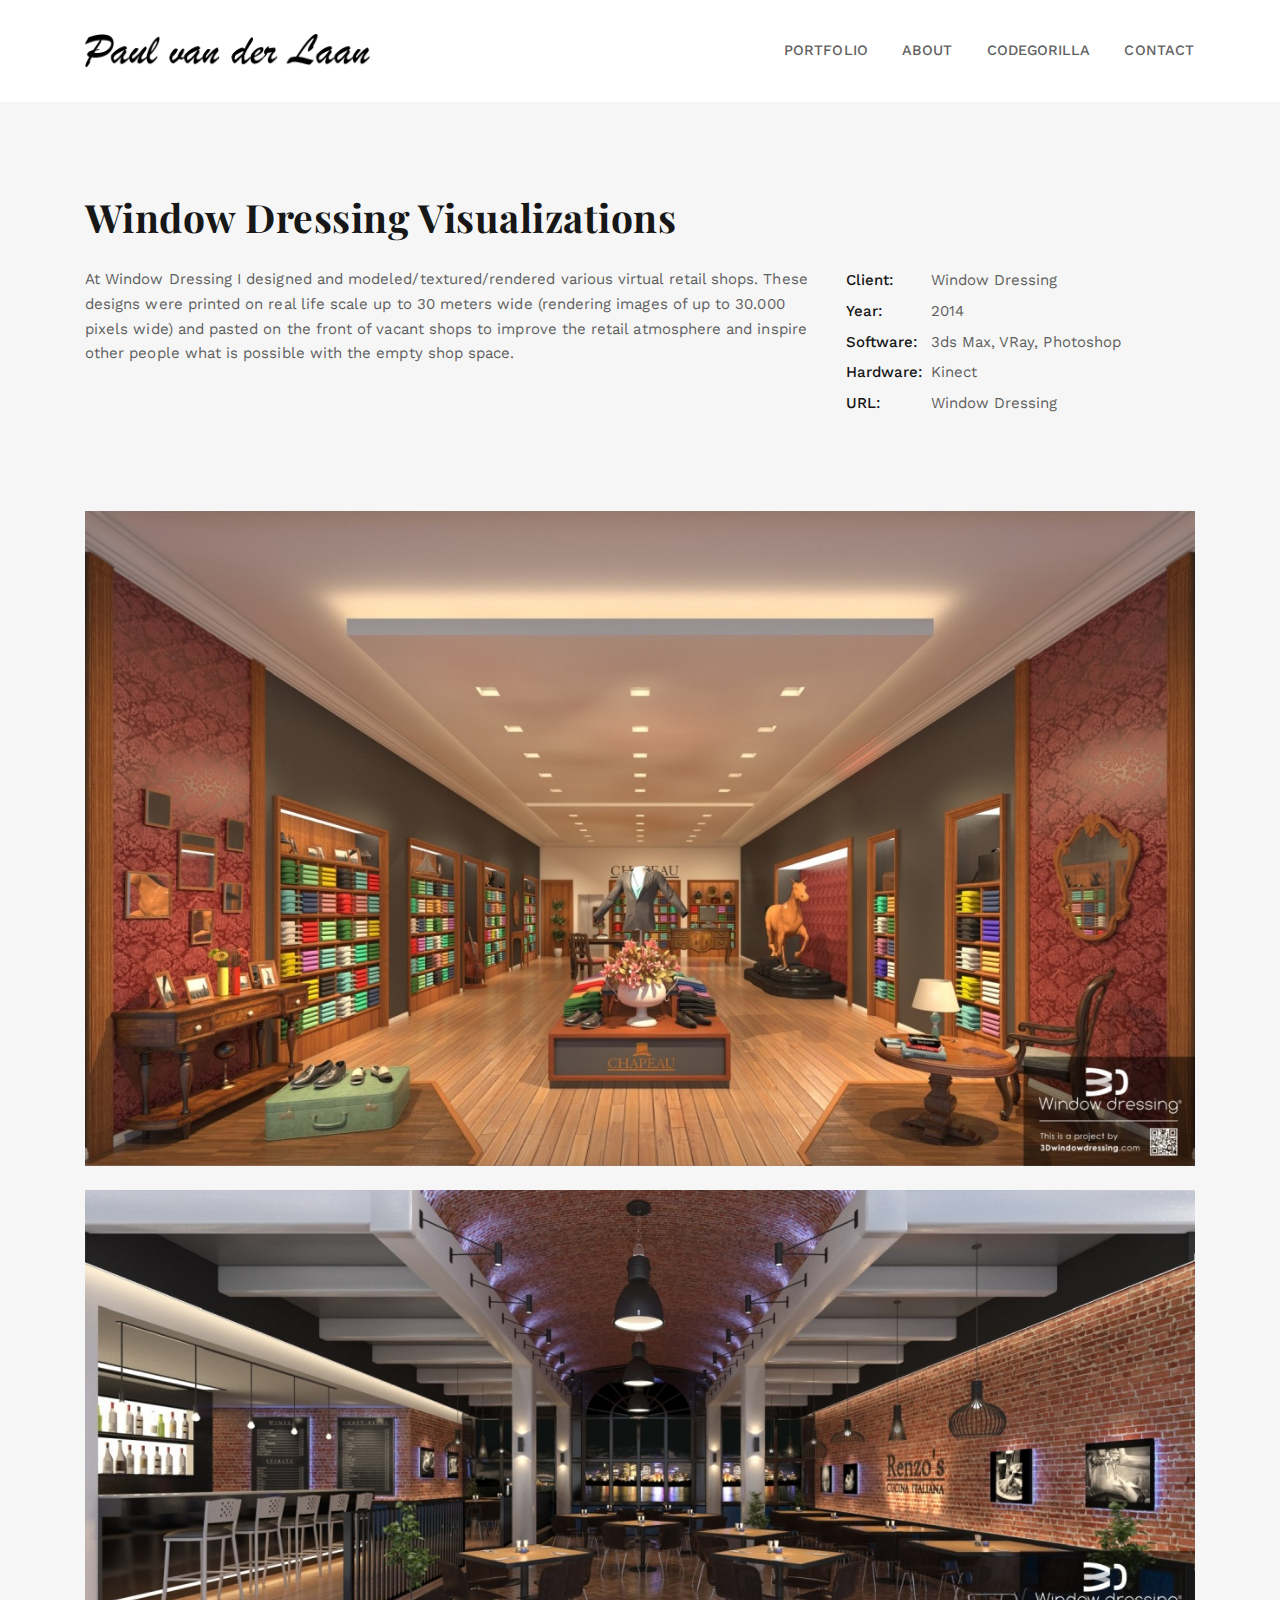
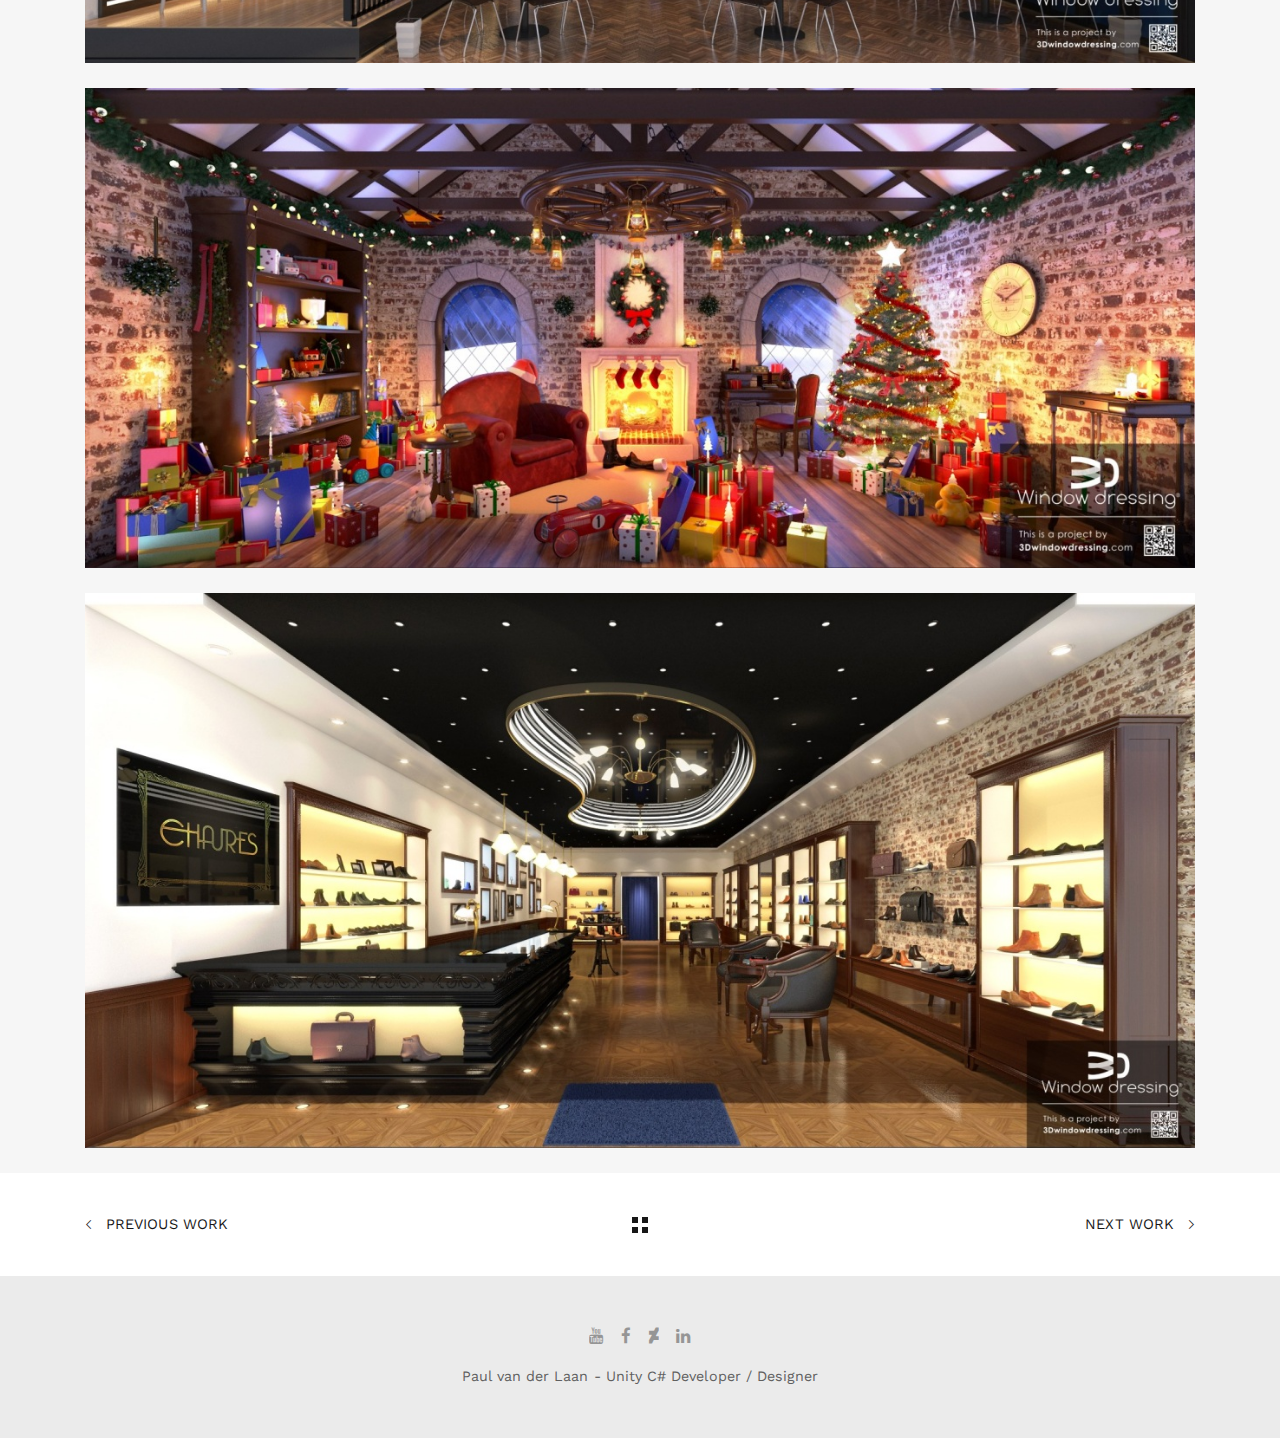
<file: portfolio-single-window-dressing.html>
<!DOCTYPE html>

<html lang="en">

<head>
    <meta charset="utf-8">
    <meta http-equiv="X-UA-Compatible" content="IE=edge">

    <title>Paul van der Laan | Window Dressing</title>

    <meta name="description" content="Paul van der Laan - Game development and 3D art portfolio.">
    <meta name="keywords" content="portfolio, 3D, Unity, game design, developer, portfolio website, C# , CSharp">
    <meta name="author" content="Paul van der Laan">

    <link rel="icon" type="image/png" href="assets/images/favicon.png">

    <meta name="viewport" content="width=device-width, initial-scale=1">

    <!-- START: Styles -->

    <!-- Google Fonts -->
    <link href="https://fonts.googleapis.com/css?family=Playfair+Display:400,400i,700,700i%7cWork+Sans:400,500,700" rel="stylesheet" type="text/css">
    
    <link rel="stylesheet" href="assets/css/combined.css">

    <!-- END: Styles -->



</head>



<body>




    <header class="nk-header nk-header-opaque">
        <!--
        START: Navbar
    -->
        <nav class="nk-navbar nk-navbar-top">
            <div class="container">
                <div class="nk-nav-table">
                    <a href="index.html" class="nk-nav-logo">
                        <img src="assets/images/Paul van der Laan white.png" alt="" width="285" class="nk-nav-logo-onscroll">
                        <img src="assets/images/Paul van der Laan.png" alt="" width="285">
                    </a>

                    <ul class="nk-nav nk-nav-right hidden-md-down" data-nav-mobile="#nk-nav-mobile">
                        <li>
                            <a href="index.html#portfolio">Portfolio</a>
                        </li>
                        <li>
                            <a href="about.html">About</a>
                        </li>
                        <li>
                            <a href="codegorilla.html">CodeGorilla</a>
                        </li>
                        <li>
                            <a href="index.html#contact">Contact</a>
                        </li>
                    </ul>

                    <ul class="nk-nav nk-nav-right nk-nav-icons">
                        <li class="single-icon hidden-lg-up">
                            <a href="#" class="nk-navbar-full-toggle">
                                <span class="nk-icon-burger">
                                    <span class="nk-t-1"></span>
                                    <span class="nk-t-2"></span>
                                    <span class="nk-t-3"></span>
                                </span>
                            </a>
                        </li>
                    </ul>
                </div>
            </div>
        </nav>
        <!-- END: Navbar -->

    </header>




    <!--
    START: Navbar Mobile
-->
    <nav class="nk-navbar nk-navbar-full nk-navbar-align-center" id="nk-nav-mobile">
        <div class="nk-navbar-bg">
            <div class="bg-image" style="background-image: url('assets/images/bg-menu.jpg')"></div>
        </div>
        <div class="nk-nav-table">
            <div class="nk-nav-row">
                <div class="container">
                    <div class="nk-nav-header">

                        <div class="nk-nav-logo">
                            <a href="index.html" class="nk-nav-logo">
                                <img src="assets/images/Paul van der Laan white.png" alt="" width="285">
                            </a>
                        </div>

                        <div class="nk-nav-close nk-navbar-full-toggle">
                            <span class="nk-icon-close"></span>
                        </div>
                    </div>
                </div>
            </div>
            <div class="nk-nav-row-full nk-nav-row">
                <div class="nano">
                    <div class="nano-content">
                        <div class="nk-nav-table">
                            <div class="nk-nav-row nk-nav-row-full nk-nav-row-center nk-navbar-mobile-content">
                                <ul class="nk-nav">
                                    <!-- Here will be inserted menu from [data-mobile-menu="#nk-nav-mobile"] -->
                                </ul>
                            </div>
                        </div>
                    </div>
                </div>
            </div>
            <div class="nk-nav-row">
                <div class="container">
                    <div class="nk-nav-social">
                        <ul>
                            <li><a href="https://www.youtube.com/user/Pauliotoshi" target="_blank"><i class="fa fa-youtube"></i></a></li>
                            <li><a href="https://www.facebook.com/paul.vanderlaan.5" target="_blank"><i class="fa fa-facebook"></i></a></li>
                            <li><a href="http://hupie.deviantart.com/" target="_blank"><i class="fa fa-deviantart"></i></a></li>
                            <li><a href="https://www.linkedin.com/in/paulvanderlaan1/" target="_blank"><i class="fa fa-linkedin"></i></a></li>
                        </ul>
                    </div>
                </div>
            </div>
        </div>
    </nav>
    <!-- END: Navbar Mobile -->


    <div class="nk-main">





        <div class="container">
            <div class="nk-portfolio-single">

                <div class="nk-gap-4 mb-14"></div>
                <h1 class="nk-portfolio-title display-4">Window Dressing Visualizations</h1>
                <div class="row vertical-gap">
                    <div class="col-lg-8">
                        <div class="nk-portfolio-info">
                            <div class="nk-portfolio-text">
                                <p>At Window Dressing I designed and modeled/textured/rendered various virtual retail shops. These designs were printed on real life scale up to 30 meters wide (rendering images of up to 30.000 pixels wide) and pasted on the front of vacant shops to improve the retail atmosphere and inspire other people what is possible with the empty shop space.</p>
								
                            </div>
                        </div>
                    </div>
                    <div class="col-lg-4">
                        <table class="nk-portfolio-details">
                            <tr>
                                <td>
                                    <strong>Client:</strong>
                                </td>
                                <td>Window Dressing</td>
                            </tr>
                            <tr>
                                <td>
                                    <strong>Year:</strong>
                                </td>
                                <td>2014</td>
                            </tr>
							<tr>
                                <td>
                                    <strong>Software:</strong>
                                </td>
                                <td>3ds Max, VRay, Photoshop</td>
                            </tr>
							<tr>
                                <td>
                                    <strong>Hardware:</strong>
                                </td>
                                <td>Kinect</td>
                            </tr>
                            <tr>
                                <td>
                                    <strong>URL:</strong>
                                </td>
                                <td>
                                    <a href="https://www.3dwindowdressing.com/nl/" target="_blank" title="Window Dressing" data-share="facebook">Window Dressing</a>
                                </td>
                            </tr>
                        </table>
                    </div>
                </div>
                <div class="nk-gap-4 mt-14"></div>

            </div>
			
		
        <img class="nk-img-fit" src="assets/images/wd01.jpg"><br/>
		
		<br/>
		
        <img class="nk-img-fit" src="assets/images/wd02.jpg"><br/>
		
		<br/>
		
		<img class="nk-img-fit" src="assets/images/wd03.jpg"><br/>
		
		<br/>
		
		<img class="nk-img-fit" src="assets/images/wd04.jpg"><br/>
		
		<br/>
		
        </div>


        <!-- START: Pagination -->
        <div class="nk-pagination nk-pagination-center">
            <div class="container">
                <a class="nk-pagination-prev" href="portfolio-single-origami-kinect.html">
                    <span class="pe-7s-angle-left"></span> Previous Work</a>
                <a class="nk-pagination-center" href="index.html#portfolio">
                    <span class="nk-icon-squares"></span>
                </a>
                <a class="nk-pagination-next" href="portfolio-single-traditional-art.html">Next Work <span class="pe-7s-angle-right"></span> </a>
            </div>
        </div>
        <!-- END: Pagination -->



        <!--
    START: Footer
-->
        <footer class="nk-footer">


            <div class="nk-footer-cont">
                <div class="container text-xs-center">
                    <div class="nk-footer-social">
                        <ul>
                            <li><a href="https://www.youtube.com/user/Pauliotoshi" target="_blank"><i class="fa fa-youtube"></i></a></li>
                            <li><a href="https://www.facebook.com/paul.vanderlaan.5" target="_blank"><i class="fa fa-facebook"></i></a></li>
                            <li><a href="http://hupie.deviantart.com/" target="_blank"><i class="fa fa-deviantart"></i></a></li>
                            <li><a href="https://www.linkedin.com/in/paulvanderlaan1/" target="_blank"><i class="fa fa-linkedin"></i></a></li>
                        </ul>
                    </div>

                    <div class="nk-footer-text">
                        <p>Paul van der Laan - Unity C# Developer / Designer</p>
                    </div>
                </div>
            </div>
        </footer>
        <!-- END: Footer -->


    </div>




    <!-- START: Scripts -->

    <script src="assets/js/combined.js"></script>
    
    <!-- END: Scripts -->


</body>

</html>
</file>
<file: assets/css/combined.css>
@charset "UTF-8";
html {
    font-family: sans-serif;
    line-height: 1.15;
    -ms-text-size-adjust: 100%;
    -webkit-text-size-adjust: 100%
}

body {
    margin: 0
}

details,
footer,
header,
main,
menu,
nav,
section {
    display: block
}

progress,
video {
    display: inline-block
}

progress {
    vertical-align: baseline
}

[hidden],
template {
    display: none
}

a {
    background-color: transparent;
    -webkit-text-decoration-skip: objects
}

a:active,
a:hover {
    outline-width: 0
}

b,
strong {
    font-weight: inherit;
    font-weight: bolder
}

h1 {
    font-size: 2em;
    margin: .67em 0
}

img {
    border-style: none
}

svg:not(:root) {
    overflow: hidden
}

code {
    font-family: monospace, monospace;
    font-size: 1em
}

hr {
    box-sizing: content-box;
    height: 0;
    overflow: visible
}

button,
input,
optgroup,
select,
textarea {
    font: inherit;
    margin: 0
}

optgroup {
    font-weight: 700
}

button,
input {
    overflow: visible
}

button,
select {
    text-transform: none
}

[type=reset],
[type=submit],
button,
html [type=button] {
    -webkit-appearance: button
}

[type=button]::-moz-focus-inner,
[type=reset]::-moz-focus-inner,
[type=submit]::-moz-focus-inner,
button::-moz-focus-inner {
    border-style: none;
    padding: 0
}

[type=button]:-moz-focusring,
[type=reset]:-moz-focusring,
[type=submit]:-moz-focusring,
button:-moz-focusring {
    outline: 1px dotted ButtonText
}

textarea {
    overflow: auto
}

[type=checkbox],
[type=radio] {
    box-sizing: border-box;
    padding: 0
}

[type=number]::-webkit-inner-spin-button,
[type=number]::-webkit-outer-spin-button {
    height: auto
}

[type=search] {
    -webkit-appearance: textfield;
    outline-offset: -2px
}

[type=search]::-webkit-search-cancel-button,
[type=search]::-webkit-search-decoration {
    -webkit-appearance: none
}

::-webkit-input-placeholder {
    color: inherit;
    opacity: .54
}

::-webkit-file-upload-button {
    -webkit-appearance: button;
    font: inherit
}

@media print {
    *,
    :after,
    :before,
    :first-letter,
    blockquote:first-line,
    div:first-line,
    li:first-line,
    p:first-line {
        text-shadow: none!important;
        box-shadow: none!important
    }
    a,
    a:visited {
        text-decoration: underline
    }
    blockquote {
        border: 1px solid #999;
        page-break-inside: avoid
    }
    thead {
        display: table-header-group
    }
    img,
    tr {
        page-break-inside: avoid
    }
    h2,
    h3,
    p {
        orphans: 3;
        widows: 3
    }
    h2,
    h3 {
        page-break-after: avoid
    }
    .navbar {
        display: none
    }
    .tag {
        border: 1px solid #000
    }
    .table {
        border-collapse: collapse!important
    }
    .table td,
    .table th {
        background-color: #fff!important
    }
}

html {
    box-sizing: border-box
}

*,
:after,
:before {
    box-sizing: inherit
}

@-ms-viewport {
    width: device-width
}

html {
    font-size: 16px;
    -ms-overflow-style: scrollbar;
    -webkit-tap-highlight-color: transparent
}

body {
    font-family: -apple-system, BlinkMacSystemFont, Segoe UI, Roboto, Helvetica Neue, Arial, sans-serif;
    font-size: 1rem;
    font-weight: 400;
    line-height: 1.5;
    color: #373a3c;
    background-color: #fff
}

[tabindex="-1"]:focus {
    outline: 0!important
}

h1,
h2,
h3,
h4,
h5,
h6 {
    margin-top: 0;
    margin-bottom: .5rem
}

p {
    margin-top: 0
}

address,
p {
    margin-bottom: 1rem
}

address {
    font-style: normal;
    line-height: inherit
}

ol,
ul {
    margin-top: 0;
    margin-bottom: 1rem
}

ol ol,
ol ul,
ul ol,
ul ul {
    margin-bottom: 0
}

dt {
    font-weight: 700
}

blockquote {
    margin: 0 0 1rem
}

a {
    color: #0275d8;
    text-decoration: none
}

a:focus,
a:hover {
    color: #014c8c;
    text-decoration: underline
}

a:focus {
    outline: 5px auto -webkit-focus-ring-color;
    outline-offset: -2px
}

a:not([href]):not([tabindex]),
a:not([href]):not([tabindex]):focus,
a:not([href]):not([tabindex]):hover {
    color: inherit;
    text-decoration: none
}

a:not([href]):not([tabindex]):focus {
    outline: 0
}

img {
    vertical-align: middle
}

[role=button] {
    cursor: pointer
}

[role=button],
a,
area,
button,
input,
label,
select,
textarea {
    -ms-touch-action: manipulation;
    touch-action: manipulation
}

table {
    border-collapse: collapse;
    background-color: transparent
}

caption {
    padding-top: .75rem;
    padding-bottom: .75rem;
    color: #818a91;
    caption-side: bottom
}

caption,
th {
    text-align: left
}

label {
    display: inline-block;
    margin-bottom: .5rem
}

button:focus {
    outline: 1px dotted;
    outline: 5px auto -webkit-focus-ring-color
}

button,
input,
select,
textarea {
    line-height: inherit
}

input[type=checkbox]:disabled,
input[type=radio]:disabled {
    cursor: not-allowed
}

input[type=date],
input[type=datetime-local],
input[type=month],
input[type=time] {
    -webkit-appearance: listbox
}

textarea {
    resize: vertical
}

input[type=search] {
    -webkit-appearance: none
}

[hidden] {
    display: none!important
}

.h1,
.h2,
.h3,
.h4,
.h5,
.h6,
h1,
h2,
h3,
h4,
h5,
h6 {
    margin-bottom: .5rem;
    font-family: inherit;
    font-weight: 500;
    line-height: 1.1;
    color: inherit
}

.h1,
h1 {
    font-size: 2.5rem
}

.h2,
h2 {
    font-size: 2rem
}

.h3,
h3 {
    font-size: 1.75rem
}

.h4,
h4 {
    font-size: 1.5rem
}

.h5,
h5 {
    font-size: 1.25rem
}

.h6,
h6 {
    font-size: 1rem
}

.display-1 {
    font-size: 6rem;
    font-weight: 300
}

.display-2 {
    font-size: 5.5rem;
    font-weight: 300
}

.display-3 {
    font-size: 4.5rem;
    font-weight: 300
}

.display-4 {
    font-size: 3.5rem;
    font-weight: 300
}

hr {
    margin-top: 1rem;
    margin-bottom: 1rem;
    border: 0;
    border-top: 1px solid rgba(0, 0, 0, .1)
}

.list-inline {
    padding-left: 0;
    list-style: none
}

.list-inline-item {
    display: inline-block
}

.list-inline-item:not(:last-child) {
    margin-right: 5px
}

.blockquote {
    padding: .5rem 1rem;
    margin-bottom: 1rem;
    font-size: 1.25rem;
    border-left: .25rem solid #eceeef
}

.blockquote-footer {
    display: block;
    font-size: 80%;
    color: #818a91
}

.blockquote-footer:before {
    content: "\2014 \00A0"
}

.blockquote-reverse {
    padding-right: 1rem;
    padding-left: 0;
    text-align: right;
    border-right: .25rem solid #eceeef;
    border-left: 0
}

.blockquote-reverse .blockquote-footer:before {
    content: ""
}

.blockquote-reverse .blockquote-footer:after {
    content: "\00A0 \2014"
}

.carousel-inner>.carousel-item>a>img,
.carousel-inner>.carousel-item>img,
.img-fluid,
.img-thumbnail {
    max-width: 100%;
    height: auto
}

.img-thumbnail {
    padding: .25rem;
    background-color: #fff;
    border: 1px solid #ddd;
    border-radius: .25rem;
    -webkit-transition: all .2s ease-in-out;
    transition: all .2s ease-in-out
}

code {
    font-family: Menlo, Monaco, Consolas, Liberation Mono, Courier New, monospace;
    padding: .2rem .4rem;
    font-size: 90%;
    color: #bd4147;
    background-color: #f7f7f9;
    border-radius: .25rem
}

.container {
    margin-left: auto;
    margin-right: auto;
    padding-right: 15px;
    padding-left: 15px
}

.container:after {
    content: "";
    display: table;
    clear: both
}

@media (min-width:576px) {
    .container {
        padding-right: 15px;
        padding-left: 15px
    }
}

@media (min-width:768px) {
    .container {
        padding-right: 15px;
        padding-left: 15px
    }
}

@media (min-width:992px) {
    .container {
        padding-right: 15px;
        padding-left: 15px
    }
}

@media (min-width:1200px) {
    .container {
        padding-right: 15px;
        padding-left: 15px
    }
}

@media (min-width:576px) {
    .container {
        width: 540px;
        max-width: 100%
    }
}

@media (min-width:768px) {
    .container {
        width: 720px;
        max-width: 100%
    }
}

@media (min-width:992px) {
    .container {
        width: 960px;
        max-width: 100%
    }
}

@media (min-width:1200px) {
    .container {
        width: 1140px;
        max-width: 100%
    }
}

.container-fluid {
    margin-left: auto;
    margin-right: auto;
    padding-right: 15px;
    padding-left: 15px
}

.container-fluid:after {
    content: "";
    display: table;
    clear: both
}

@media (min-width:576px) {
    .container-fluid {
        padding-right: 15px;
        padding-left: 15px
    }
}

@media (min-width:768px) {
    .container-fluid {
        padding-right: 15px;
        padding-left: 15px
    }
}

@media (min-width:992px) {
    .container-fluid {
        padding-right: 15px;
        padding-left: 15px
    }
}

@media (min-width:1200px) {
    .container-fluid {
        padding-right: 15px;
        padding-left: 15px
    }
}

.row {
    margin-right: -15px;
    margin-left: -15px
}

.row:after {
    content: "";
    display: table;
    clear: both
}

@media (min-width:576px) {
    .row {
        margin-right: -15px;
        margin-left: -15px
    }
}

@media (min-width:768px) {
    .row {
        margin-right: -15px;
        margin-left: -15px
    }
}

@media (min-width:992px) {
    .row {
        margin-right: -15px;
        margin-left: -15px
    }
}

@media (min-width:1200px) {
    .row {
        margin-right: -15px;
        margin-left: -15px
    }
}

.col-lg,
.col-lg-1,
.col-lg-2,
.col-lg-3,
.col-lg-4,
.col-lg-5,
.col-lg-6,
.col-lg-7,
.col-lg-8,
.col-lg-9,
.col-lg-10,
.col-lg-11,
.col-lg-12,
.col-md,
.col-md-1,
.col-md-2,
.col-md-3,
.col-md-4,
.col-md-5,
.col-md-6,
.col-md-7,
.col-md-8,
.col-md-9,
.col-md-10,
.col-md-11,
.col-md-12,
.col-sm,
.col-sm-1,
.col-sm-2,
.col-sm-3,
.col-sm-4,
.col-sm-5,
.col-sm-6,
.col-sm-7,
.col-sm-8,
.col-sm-9,
.col-sm-10,
.col-sm-11,
.col-sm-12,
.col-xs,
.col-xs-1,
.col-xs-2,
.col-xs-3,
.col-xs-4,
.col-xs-5,
.col-xs-6,
.col-xs-7,
.col-xs-8,
.col-xs-9,
.col-xs-10,
.col-xs-11,
.col-xs-12 {
    position: relative;
    min-height: 1px;
    padding-right: 15px;
    padding-left: 15px
}

@media (min-width:576px) {
    .col-lg,
    .col-lg-1,
    .col-lg-2,
    .col-lg-3,
    .col-lg-4,
    .col-lg-5,
    .col-lg-6,
    .col-lg-7,
    .col-lg-8,
    .col-lg-9,
    .col-lg-10,
    .col-lg-11,
    .col-lg-12,
    .col-md,
    .col-md-1,
    .col-md-2,
    .col-md-3,
    .col-md-4,
    .col-md-5,
    .col-md-6,
    .col-md-7,
    .col-md-8,
    .col-md-9,
    .col-md-10,
    .col-md-11,
    .col-md-12,
    .col-sm,
    .col-sm-1,
    .col-sm-2,
    .col-sm-3,
    .col-sm-4,
    .col-sm-5,
    .col-sm-6,
    .col-sm-7,
    .col-sm-8,
    .col-sm-9,
    .col-sm-10,
    .col-sm-11,
    .col-sm-12,
    .col-xs,
    .col-xs-1,
    .col-xs-2,
    .col-xs-3,
    .col-xs-4,
    .col-xs-5,
    .col-xs-6,
    .col-xs-7,
    .col-xs-8,
    .col-xs-9,
    .col-xs-10,
    .col-xs-11,
    .col-xs-12 {
        padding-right: 15px;
        padding-left: 15px
    }
}

@media (min-width:768px) {
    .col-lg,
    .col-lg-1,
    .col-lg-2,
    .col-lg-3,
    .col-lg-4,
    .col-lg-5,
    .col-lg-6,
    .col-lg-7,
    .col-lg-8,
    .col-lg-9,
    .col-lg-10,
    .col-lg-11,
    .col-lg-12,
    .col-md,
    .col-md-1,
    .col-md-2,
    .col-md-3,
    .col-md-4,
    .col-md-5,
    .col-md-6,
    .col-md-7,
    .col-md-8,
    .col-md-9,
    .col-md-10,
    .col-md-11,
    .col-md-12,
    .col-sm,
    .col-sm-1,
    .col-sm-2,
    .col-sm-3,
    .col-sm-4,
    .col-sm-5,
    .col-sm-6,
    .col-sm-7,
    .col-sm-8,
    .col-sm-9,
    .col-sm-10,
    .col-sm-11,
    .col-sm-12,
    .col-xs,
    .col-xs-1,
    .col-xs-2,
    .col-xs-3,
    .col-xs-4,
    .col-xs-5,
    .col-xs-6,
    .col-xs-7,
    .col-xs-8,
    .col-xs-9,
    .col-xs-10,
    .col-xs-11,
    .col-xs-12 {
        padding-right: 15px;
        padding-left: 15px
    }
}

@media (min-width:992px) {
    .col-lg,
    .col-lg-1,
    .col-lg-2,
    .col-lg-3,
    .col-lg-4,
    .col-lg-5,
    .col-lg-6,
    .col-lg-7,
    .col-lg-8,
    .col-lg-9,
    .col-lg-10,
    .col-lg-11,
    .col-lg-12,
    .col-md,
    .col-md-1,
    .col-md-2,
    .col-md-3,
    .col-md-4,
    .col-md-5,
    .col-md-6,
    .col-md-7,
    .col-md-8,
    .col-md-9,
    .col-md-10,
    .col-md-11,
    .col-md-12,
    .col-sm,
    .col-sm-1,
    .col-sm-2,
    .col-sm-3,
    .col-sm-4,
    .col-sm-5,
    .col-sm-6,
    .col-sm-7,
    .col-sm-8,
    .col-sm-9,
    .col-sm-10,
    .col-sm-11,
    .col-sm-12,
    .col-xs,
    .col-xs-1,
    .col-xs-2,
    .col-xs-3,
    .col-xs-4,
    .col-xs-5,
    .col-xs-6,
    .col-xs-7,
    .col-xs-8,
    .col-xs-9,
    .col-xs-10,
    .col-xs-11,
    .col-xs-12 {
        padding-right: 15px;
        padding-left: 15px
    }
}

@media (min-width:1200px) {
    .col-lg,
    .col-lg-1,
    .col-lg-2,
    .col-lg-3,
    .col-lg-4,
    .col-lg-5,
    .col-lg-6,
    .col-lg-7,
    .col-lg-8,
    .col-lg-9,
    .col-lg-10,
    .col-lg-11,
    .col-lg-12,
    .col-md,
    .col-md-1,
    .col-md-2,
    .col-md-3,
    .col-md-4,
    .col-md-5,
    .col-md-6,
    .col-md-7,
    .col-md-8,
    .col-md-9,
    .col-md-10,
    .col-md-11,
    .col-md-12,
    .col-sm,
    .col-sm-1,
    .col-sm-2,
    .col-sm-3,
    .col-sm-4,
    .col-sm-5,
    .col-sm-6,
    .col-sm-7,
    .col-sm-8,
    .col-sm-9,
    .col-sm-10,
    .col-sm-11,
    .col-sm-12,
    .col-xs,
    .col-xs-1,
    .col-xs-2,
    .col-xs-3,
    .col-xs-4,
    .col-xs-5,
    .col-xs-6,
    .col-xs-7,
    .col-xs-8,
    .col-xs-9,
    .col-xs-10,
    .col-xs-11,
    .col-xs-12 {
        padding-right: 15px;
        padding-left: 15px
    }
}

.col-xs-1 {
    float: left;
    width: 8.333333%
}

.col-xs-2 {
    float: left;
    width: 16.666667%
}

.col-xs-3 {
    float: left;
    width: 25%
}

.col-xs-4 {
    float: left;
    width: 33.333333%
}

.col-xs-5 {
    float: left;
    width: 41.666667%
}

.col-xs-6 {
    float: left;
    width: 50%
}

.col-xs-7 {
    float: left;
    width: 58.333333%
}

.col-xs-8 {
    float: left;
    width: 66.666667%
}

.col-xs-9 {
    float: left;
    width: 75%
}

.col-xs-10 {
    float: left;
    width: 83.333333%
}

.col-xs-11 {
    float: left;
    width: 91.666667%
}

.col-xs-12 {
    float: left;
    width: 100%
}

.push-xs-0 {
    left: auto
}

.push-xs-1 {
    left: 8.333333%
}

.push-xs-2 {
    left: 16.666667%
}

.push-xs-3 {
    left: 25%
}

.push-xs-4 {
    left: 33.333333%
}

.push-xs-5 {
    left: 41.666667%
}

.push-xs-6 {
    left: 50%
}

.push-xs-7 {
    left: 58.333333%
}

.push-xs-8 {
    left: 66.666667%
}

.push-xs-9 {
    left: 75%
}

.push-xs-10 {
    left: 83.333333%
}

.push-xs-11 {
    left: 91.666667%
}

.push-xs-12 {
    left: 100%
}

.offset-xs-1 {
    margin-left: 8.333333%
}

.offset-xs-2 {
    margin-left: 16.666667%
}

.offset-xs-3 {
    margin-left: 25%
}

.offset-xs-4 {
    margin-left: 33.333333%
}

.offset-xs-5 {
    margin-left: 41.666667%
}

.offset-xs-6 {
    margin-left: 50%
}

.offset-xs-7 {
    margin-left: 58.333333%
}

.offset-xs-8 {
    margin-left: 66.666667%
}

.offset-xs-9 {
    margin-left: 75%
}

.offset-xs-10 {
    margin-left: 83.333333%
}

.offset-xs-11 {
    margin-left: 91.666667%
}

@media (min-width:576px) {
    .col-sm-1 {
        float: left;
        width: 8.333333%
    }
    .col-sm-2 {
        float: left;
        width: 16.666667%
    }
    .col-sm-3 {
        float: left;
        width: 25%
    }
    .col-sm-4 {
        float: left;
        width: 33.333333%
    }
    .col-sm-5 {
        float: left;
        width: 41.666667%
    }
    .col-sm-6 {
        float: left;
        width: 50%
    }
    .col-sm-7 {
        float: left;
        width: 58.333333%
    }
    .col-sm-8 {
        float: left;
        width: 66.666667%
    }
    .col-sm-9 {
        float: left;
        width: 75%
    }
    .col-sm-10 {
        float: left;
        width: 83.333333%
    }
    .col-sm-11 {
        float: left;
        width: 91.666667%
    }
    .col-sm-12 {
        float: left;
        width: 100%
    }
    .push-sm-0 {
        left: auto
    }
    .push-sm-1 {
        left: 8.333333%
    }
    .push-sm-2 {
        left: 16.666667%
    }
    .push-sm-3 {
        left: 25%
    }
    .push-sm-4 {
        left: 33.333333%
    }
    .push-sm-5 {
        left: 41.666667%
    }
    .push-sm-6 {
        left: 50%
    }
    .push-sm-7 {
        left: 58.333333%
    }
    .push-sm-8 {
        left: 66.666667%
    }
    .push-sm-9 {
        left: 75%
    }
    .push-sm-10 {
        left: 83.333333%
    }
    .push-sm-11 {
        left: 91.666667%
    }
    .push-sm-12 {
        left: 100%
    }
    .offset-sm-0 {
        margin-left: 0
    }
    .offset-sm-1 {
        margin-left: 8.333333%
    }
    .offset-sm-2 {
        margin-left: 16.666667%
    }
    .offset-sm-3 {
        margin-left: 25%
    }
    .offset-sm-4 {
        margin-left: 33.333333%
    }
    .offset-sm-5 {
        margin-left: 41.666667%
    }
    .offset-sm-6 {
        margin-left: 50%
    }
    .offset-sm-7 {
        margin-left: 58.333333%
    }
    .offset-sm-8 {
        margin-left: 66.666667%
    }
    .offset-sm-9 {
        margin-left: 75%
    }
    .offset-sm-10 {
        margin-left: 83.333333%
    }
    .offset-sm-11 {
        margin-left: 91.666667%
    }
}

@media (min-width:768px) {
    .col-md-1 {
        float: left;
        width: 8.333333%
    }
    .col-md-2 {
        float: left;
        width: 16.666667%
    }
    .col-md-3 {
        float: left;
        width: 25%
    }
    .col-md-4 {
        float: left;
        width: 33.333333%
    }
    .col-md-5 {
        float: left;
        width: 41.666667%
    }
    .col-md-6 {
        float: left;
        width: 50%
    }
    .col-md-7 {
        float: left;
        width: 58.333333%
    }
    .col-md-8 {
        float: left;
        width: 66.666667%
    }
    .col-md-9 {
        float: left;
        width: 75%
    }
    .col-md-10 {
        float: left;
        width: 83.333333%
    }
    .col-md-11 {
        float: left;
        width: 91.666667%
    }
    .col-md-12 {
        float: left;
        width: 100%
    }
    .push-md-0 {
        left: auto
    }
    .push-md-1 {
        left: 8.333333%
    }
    .push-md-2 {
        left: 16.666667%
    }
    .push-md-3 {
        left: 25%
    }
    .push-md-4 {
        left: 33.333333%
    }
    .push-md-5 {
        left: 41.666667%
    }
    .push-md-6 {
        left: 50%
    }
    .push-md-7 {
        left: 58.333333%
    }
    .push-md-8 {
        left: 66.666667%
    }
    .push-md-9 {
        left: 75%
    }
    .push-md-10 {
        left: 83.333333%
    }
    .push-md-11 {
        left: 91.666667%
    }
    .push-md-12 {
        left: 100%
    }
    .offset-md-0 {
        margin-left: 0
    }
    .offset-md-1 {
        margin-left: 8.333333%
    }
    .offset-md-2 {
        margin-left: 16.666667%
    }
    .offset-md-3 {
        margin-left: 25%
    }
    .offset-md-4 {
        margin-left: 33.333333%
    }
    .offset-md-5 {
        margin-left: 41.666667%
    }
    .offset-md-6 {
        margin-left: 50%
    }
    .offset-md-7 {
        margin-left: 58.333333%
    }
    .offset-md-8 {
        margin-left: 66.666667%
    }
    .offset-md-9 {
        margin-left: 75%
    }
    .offset-md-10 {
        margin-left: 83.333333%
    }
    .offset-md-11 {
        margin-left: 91.666667%
    }
}

@media (min-width:992px) {
    .col-lg-1 {
        float: left;
        width: 8.333333%
    }
    .col-lg-2 {
        float: left;
        width: 16.666667%
    }
    .col-lg-3 {
        float: left;
        width: 25%
    }
    .col-lg-4 {
        float: left;
        width: 33.333333%
    }
    .col-lg-5 {
        float: left;
        width: 41.666667%
    }
    .col-lg-6 {
        float: left;
        width: 50%
    }
    .col-lg-7 {
        float: left;
        width: 58.333333%
    }
    .col-lg-8 {
        float: left;
        width: 66.666667%
    }
    .col-lg-9 {
        float: left;
        width: 75%
    }
    .col-lg-10 {
        float: left;
        width: 83.333333%
    }
    .col-lg-11 {
        float: left;
        width: 91.666667%
    }
    .col-lg-12 {
        float: left;
        width: 100%
    }
    .push-lg-0 {
        left: auto
    }
    .push-lg-1 {
        left: 8.333333%
    }
    .push-lg-2 {
        left: 16.666667%
    }
    .push-lg-3 {
        left: 25%
    }
    .push-lg-4 {
        left: 33.333333%
    }
    .push-lg-5 {
        left: 41.666667%
    }
    .push-lg-6 {
        left: 50%
    }
    .push-lg-7 {
        left: 58.333333%
    }
    .push-lg-8 {
        left: 66.666667%
    }
    .push-lg-9 {
        left: 75%
    }
    .push-lg-10 {
        left: 83.333333%
    }
    .push-lg-11 {
        left: 91.666667%
    }
    .push-lg-12 {
        left: 100%
    }
    .offset-lg-0 {
        margin-left: 0
    }
    .offset-lg-1 {
        margin-left: 8.333333%
    }
    .offset-lg-2 {
        margin-left: 16.666667%
    }
    .offset-lg-3 {
        margin-left: 25%
    }
    .offset-lg-4 {
        margin-left: 33.333333%
    }
    .offset-lg-5 {
        margin-left: 41.666667%
    }
    .offset-lg-6 {
        margin-left: 50%
    }
    .offset-lg-7 {
        margin-left: 58.333333%
    }
    .offset-lg-8 {
        margin-left: 66.666667%
    }
    .offset-lg-9 {
        margin-left: 75%
    }
    .offset-lg-10 {
        margin-left: 83.333333%
    }
    .offset-lg-11 {
        margin-left: 91.666667%
    }
}

.table {
    width: 100%;
    max-width: 100%;
    margin-bottom: 1rem
}

.table td,
.table th {
    padding: .75rem;
    vertical-align: top;
    border-top: 1px solid #eceeef
}

.table thead th {
    vertical-align: bottom;
    border-bottom: 2px solid #eceeef
}

.table tbody+tbody {
    border-top: 2px solid #eceeef
}

.table .table {
    background-color: #fff
}

.table-sm td,
.table-sm th {
    padding: .3rem
}

.table-active,
.table-active>td,
.table-active>th,
.table-hover .table-active:hover,
.table-hover .table-active:hover>td,
.table-hover .table-active:hover>th,
.table-hover tbody tr:hover {
    background-color: rgba(0, 0, 0, .075)
}

.table-success,
.table-success>td,
.table-success>th {
    background-color: #dff0d8
}

.table-hover .table-success:hover,
.table-hover .table-success:hover>td,
.table-hover .table-success:hover>th {
    background-color: #d0e9c6
}

.table-info,
.table-info>td,
.table-info>th {
    background-color: #d9edf7
}

.table-hover .table-info:hover,
.table-hover .table-info:hover>td,
.table-hover .table-info:hover>th {
    background-color: #c4e3f3
}

.thead-default th {
    color: #55595c;
    background-color: #eceeef
}

.table-reflow thead {
    float: left
}

.table-reflow tbody {
    display: block;
    white-space: nowrap
}

.table-reflow td,
.table-reflow th {
    border-top: 1px solid #eceeef;
    border-left: 1px solid #eceeef
}

.table-reflow td:last-child,
.table-reflow th:last-child {
    border-right: 1px solid #eceeef
}

.table-reflow tbody:last-child tr:last-child td,
.table-reflow tbody:last-child tr:last-child th,
.table-reflow tfoot:last-child tr:last-child td,
.table-reflow tfoot:last-child tr:last-child th,
.table-reflow thead:last-child tr:last-child td,
.table-reflow thead:last-child tr:last-child th {
    border-bottom: 1px solid #eceeef
}

.table-reflow tr {
    float: left
}

.table-reflow tr td,
.table-reflow tr th {
    display: block!important;
    border: 1px solid #eceeef
}

.form-control {
    display: block;
    width: 100%;
    padding: .5rem .75rem;
    font-size: 1rem;
    line-height: 1.25;
    color: #55595c;
    background-color: #fff;
    background-image: none;
    background-clip: padding-box;
    border: 1px solid rgba(0, 0, 0, .15);
    border-radius: .25rem
}

.form-control::-ms-expand {
    background-color: transparent;
    border: 0
}

.form-control:focus {
    color: #55595c;
    background-color: #fff;
    border-color: #66afe9;
    outline: 0
}

.form-control::-webkit-input-placeholder {
    color: #999;
    opacity: 1
}

.form-control::-moz-placeholder {
    color: #999;
    opacity: 1
}

.form-control:-ms-input-placeholder {
    color: #999;
    opacity: 1
}

.form-control::placeholder {
    color: #999;
    opacity: 1
}

.form-control:disabled,
.form-control[readonly] {
    background-color: #eceeef;
    opacity: 1
}

.form-control:disabled {
    cursor: not-allowed
}

select.form-control:not([size]):not([multiple]) {
    height: calc(2.5rem - 2px)
}

select.form-control:focus::-ms-value {
    color: #55595c;
    background-color: #fff
}

.form-control-file,
.form-control-range {
    display: block
}

.col-form-label {
    padding-top: .5rem;
    padding-bottom: .5rem;
    margin-bottom: 0
}

.col-form-label-lg {
    padding-top: .75rem;
    padding-bottom: .75rem;
    font-size: 1.25rem
}

.col-form-label-sm {
    padding-top: .25rem;
    padding-bottom: .25rem;
    font-size: .875rem
}

.form-control-static {
    padding-top: .5rem;
    padding-bottom: .5rem;
    line-height: 1.25;
    border: solid transparent;
    border-width: 1px 0
}

.form-control-static.form-control-lg,
.form-control-static.form-control-sm {
    padding-right: 0;
    padding-left: 0
}

.form-control-sm {
    padding: .25rem .5rem;
    font-size: .875rem;
    border-radius: .2rem
}

select.form-control-sm:not([size]):not([multiple]) {
    height: 1.8125rem
}

.form-control-lg {
    padding: .75rem 1.5rem;
    font-size: 1.25rem;
    border-radius: .3rem
}

select.form-control-lg:not([size]):not([multiple]) {
    height: 3.166667rem
}

.form-text {
    display: block;
    margin-top: .25rem
}

.form-check {
    position: relative;
    display: block;
    margin-bottom: .75rem
}

.form-check+.form-check {
    margin-top: -.25rem
}

.form-check.disabled .form-check-label {
    color: #818a91;
    cursor: not-allowed
}

.form-check-label {
    padding-left: 1.25rem;
    margin-bottom: 0;
    cursor: pointer
}

.form-check-input {
    position: absolute;
    margin-top: .25rem;
    margin-left: -1.25rem
}

.form-check-input:only-child {
    position: static
}

.form-check-inline {
    position: relative;
    display: inline-block;
    padding-left: 1.25rem;
    margin-bottom: 0;
    vertical-align: middle;
    cursor: pointer
}

.form-check-inline+.form-check-inline {
    margin-left: .75rem
}

.form-check-inline.disabled {
    color: #818a91;
    cursor: not-allowed
}

.form-control-success {
    padding-right: 2.25rem;
    background-repeat: no-repeat;
    background-position: center right .625rem;
    background-size: 1.25rem 1.25rem
}

.has-success .col-form-label,
.has-success .form-check-inline,
.has-success .form-check-label,
.has-success .form-control-label {
    color: #5cb85c
}

.has-success .form-control {
    border-color: #5cb85c
}

.has-success .form-control-success {
    background-image: url("data:image/svg+xml;charset=utf8,%3Csvg xmlns='http://www.w3.org/2000/svg' viewBox='0 0 8 8'%3E%3Cpath fill='%235cb85c' d='M2.3 6.73L.6 4.53c-.4-1.04.46-1.4 1.1-.8l1.1 1.4 3.4-3.8c.6-.63 1.6-.27 1.2.7l-4 4.6c-.43.5-.8.4-1.1.1z'/%3E%3C/svg%3E")
}

@media (min-width:576px) {
    .form-inline .form-control {
        display: inline-block;
        width: auto;
        vertical-align: middle
    }
    .form-inline .form-control-static {
        display: inline-block
    }
    .form-inline .form-check,
    .form-inline .form-control-label {
        margin-bottom: 0;
        vertical-align: middle
    }
    .form-inline .form-check {
        display: inline-block;
        margin-top: 0
    }
    .form-inline .form-check-label {
        padding-left: 0
    }
    .form-inline .form-check-input {
        position: relative;
        margin-left: 0
    }
}

.btn {
    display: inline-block;
    font-weight: 400;
    line-height: 1.25;
    text-align: center;
    white-space: nowrap;
    vertical-align: middle;
    cursor: pointer;
    -webkit-user-select: none;
    -moz-user-select: none;
    -ms-user-select: none;
    user-select: none;
    border: 1px solid transparent;
    padding: .5rem 1rem;
    font-size: 1rem;
    border-radius: .25rem
}

.btn.active.focus,
.btn.active:focus,
.btn.focus,
.btn:active.focus,
.btn:active:focus,
.btn:focus {
    outline: 5px auto -webkit-focus-ring-color;
    outline-offset: -2px
}

.btn.focus,
.btn:focus,
.btn:hover {
    text-decoration: none
}

.btn.active,
.btn:active {
    background-image: none;
    outline: 0
}

.btn.disabled,
.btn:disabled {
    cursor: not-allowed;
    opacity: .65
}

a.btn.disabled {
    pointer-events: none
}

.btn-info {
    color: #fff;
    background-color: #5bc0de;
    border-color: #5bc0de
}

.btn-info.focus,
.btn-info:focus,
.btn-info:hover {
    color: #fff;
    background-color: #31b0d5;
    border-color: #2aabd2
}

.btn-info.active,
.btn-info:active,
.open>.btn-info.dropdown-toggle {
    color: #fff;
    background-color: #31b0d5;
    border-color: #2aabd2;
    background-image: none
}

.btn-info.active.focus,
.btn-info.active:focus,
.btn-info.active:hover,
.btn-info:active.focus,
.btn-info:active:focus,
.btn-info:active:hover,
.open>.btn-info.dropdown-toggle.focus,
.open>.btn-info.dropdown-toggle:focus,
.open>.btn-info.dropdown-toggle:hover {
    color: #fff;
    background-color: #269abc;
    border-color: #1f7e9a
}

.btn-info.disabled.focus,
.btn-info.disabled:focus,
.btn-info.disabled:hover,
.btn-info:disabled.focus,
.btn-info:disabled:focus,
.btn-info:disabled:hover {
    background-color: #5bc0de;
    border-color: #5bc0de
}

.btn-success {
    color: #fff;
    background-color: #5cb85c;
    border-color: #5cb85c
}

.btn-success.focus,
.btn-success:focus,
.btn-success:hover {
    color: #fff;
    background-color: #449d44;
    border-color: #419641
}

.btn-success.active,
.btn-success:active,
.open>.btn-success.dropdown-toggle {
    color: #fff;
    background-color: #449d44;
    border-color: #419641;
    background-image: none
}

.btn-success.active.focus,
.btn-success.active:focus,
.btn-success.active:hover,
.btn-success:active.focus,
.btn-success:active:focus,
.btn-success:active:hover,
.open>.btn-success.dropdown-toggle.focus,
.open>.btn-success.dropdown-toggle:focus,
.open>.btn-success.dropdown-toggle:hover {
    color: #fff;
    background-color: #398439;
    border-color: #2d672d
}

.btn-success.disabled.focus,
.btn-success.disabled:focus,
.btn-success.disabled:hover,
.btn-success:disabled.focus,
.btn-success:disabled:focus,
.btn-success:disabled:hover {
    background-color: #5cb85c;
    border-color: #5cb85c
}

.btn-link {
    font-weight: 400;
    color: #0275d8;
    border-radius: 0
}

.btn-link,
.btn-link.active,
.btn-link:active,
.btn-link:disabled {
    background-color: transparent
}

.btn-link,
.btn-link:active,
.btn-link:focus,
.btn-link:hover {
    border-color: transparent
}

.btn-link:focus,
.btn-link:hover {
    color: #014c8c;
    text-decoration: underline;
    background-color: transparent
}

.btn-link:disabled:focus,
.btn-link:disabled:hover {
    color: #818a91;
    text-decoration: none
}

.btn-lg {
    padding: .75rem 1.5rem;
    font-size: 1.25rem;
    border-radius: .3rem
}

.btn-sm {
    padding: .25rem .5rem;
    font-size: .875rem;
    border-radius: .2rem
}

.btn-block {
    display: block;
    width: 100%
}

.btn-block+.btn-block {
    margin-top: .5rem
}

input[type=button].btn-block,
input[type=reset].btn-block,
input[type=submit].btn-block {
    width: 100%
}

.fade {
    opacity: 0;
    -webkit-transition: opacity .15s linear;
    transition: opacity .15s linear
}

.fade.active {
    opacity: 1
}

.collapse {
    display: none
}

.collapse.active {
    display: block
}

tr.collapse.active {
    display: table-row
}

tbody.collapse.active {
    display: table-row-group
}

.collapsing {
    height: 0;
    overflow: hidden;
    -webkit-transition-timing-function: ease;
    transition-timing-function: ease;
    -webkit-transition-duration: .35s;
    transition-duration: .35s;
    -webkit-transition-property: height;
    transition-property: height
}

.collapsing,
.dropdown {
    position: relative
}

.dropdown-toggle:after {
    display: inline-block;
    width: 0;
    height: 0;
    margin-left: .3em;
    vertical-align: middle;
    content: "";
    border-top: .3em solid;
    border-right: .3em solid transparent;
    border-left: .3em solid transparent
}

.dropdown-toggle:focus {
    outline: 0
}

.dropdown-menu {
    position: absolute;
    top: 100%;
    left: 0;
    z-index: 1000;
    display: none;
    float: left;
    min-width: 10rem;
    padding: .5rem 0;
    margin: .125rem 0 0;
    font-size: 1rem;
    color: #373a3c;
    text-align: left;
    list-style: none;
    background-color: #fff;
    background-clip: padding-box;
    border: 1px solid rgba(0, 0, 0, .15);
    border-radius: .25rem
}

.dropdown-item {
    display: block;
    width: 100%;
    padding: 3px 1.5rem;
    clear: both;
    font-weight: 400;
    color: #373a3c;
    text-align: inherit;
    white-space: nowrap;
    background: 0 0;
    border: 0
}

.dropdown-item:focus,
.dropdown-item:hover {
    color: #2b2d2f;
    text-decoration: none;
    background-color: #f5f5f5
}

.dropdown-item.active,
.dropdown-item.active:focus,
.dropdown-item.active:hover {
    color: #fff;
    text-decoration: none;
    background-color: #0275d8;
    outline: 0
}

.dropdown-item.disabled,
.dropdown-item.disabled:focus,
.dropdown-item.disabled:hover {
    color: #818a91
}

.dropdown-item.disabled:focus,
.dropdown-item.disabled:hover {
    text-decoration: none;
    cursor: not-allowed;
    background-color: transparent;
    background-image: none;
    filter: "progid:DXImageTransform.Microsoft.gradient(enabled = false)"
}

.active>.dropdown-menu {
    display: block
}

.active>a {
    outline: 0
}

.dropdown-menu-right {
    right: 0;
    left: auto
}

.dropdown-menu-left {
    right: auto;
    left: 0
}

.dropdown-header {
    display: block;
    padding: .5rem 1.5rem;
    margin-bottom: 0;
    font-size: .875rem;
    color: #818a91;
    white-space: nowrap
}

.dropdown-backdrop {
    position: fixed;
    top: 0;
    right: 0;
    bottom: 0;
    left: 0;
    z-index: 990
}

.navbar-fixed-bottom .dropdown .dropdown-menu {
    top: auto;
    bottom: 100%;
    margin-bottom: .125rem
}

.btn+.dropdown-toggle-split {
    padding-right: .75rem;
    padding-left: .75rem
}

.btn+.dropdown-toggle-split:after {
    margin-left: 0
}

.btn-sm+.dropdown-toggle-split {
    padding-right: .375rem;
    padding-left: .375rem
}

.btn-lg+.dropdown-toggle-split {
    padding-right: 1.125rem;
    padding-left: 1.125rem
}

[data-toggle=buttons]>.btn input[type=checkbox],
[data-toggle=buttons]>.btn input[type=radio] {
    position: absolute;
    clip: rect(0, 0, 0, 0);
    pointer-events: none
}

.nav {
    padding-left: 0;
    margin-bottom: 0;
    list-style: none
}

.nav-link {
    display: inline-block
}

.nav-link:focus,
.nav-link:hover {
    text-decoration: none
}

.nav-link.disabled {
    color: #818a91
}

.nav-link.disabled,
.nav-link.disabled:focus,
.nav-link.disabled:hover {
    color: #818a91;
    cursor: not-allowed;
    background-color: transparent
}

.nav-inline .nav-item {
    display: inline-block
}

.nav-inline .nav-item+.nav-item,
.nav-inline .nav-link+.nav-link {
    margin-left: 1rem
}

.tab-content>.tab-pane {
    display: none
}

.tab-content>.active {
    display: block
}

.navbar {
    position: relative;
    padding: .5rem 1rem
}

.navbar:after {
    content: "";
    display: table;
    clear: both
}

@media (min-width:576px) {
    .navbar {
        border-radius: .25rem
    }
}

.navbar-full {
    z-index: 1000
}

@media (min-width:576px) {
    .navbar-full {
        border-radius: 0
    }
}

.navbar-fixed-bottom,
.navbar-fixed-top {
    position: fixed;
    right: 0;
    left: 0;
    z-index: 1030
}

@media (min-width:576px) {
    .navbar-fixed-bottom,
    .navbar-fixed-top {
        border-radius: 0
    }
}

.navbar-fixed-top {
    top: 0
}

.navbar-fixed-bottom {
    bottom: 0
}

.navbar-sticky-top {
    position: -webkit-sticky;
    position: sticky;
    top: 0;
    z-index: 1030;
    width: 100%
}

@media (min-width:576px) {
    .navbar-sticky-top {
        border-radius: 0
    }
}

.navbar-text {
    display: inline-block;
    padding-top: .425rem;
    padding-bottom: .425rem
}

.navbar-nav .nav-item {
    float: left
}

.navbar-nav .nav-link {
    display: block;
    padding-top: .425rem;
    padding-bottom: .425rem
}

.navbar-nav .nav-item+.nav-item,
.navbar-nav .nav-link+.nav-link {
    margin-left: 1rem
}

.navbar-light .navbar-nav .nav-link {
    color: rgba(0, 0, 0, .5)
}

.navbar-light .navbar-nav .nav-link:focus,
.navbar-light .navbar-nav .nav-link:hover {
    color: rgba(0, 0, 0, .7)
}

.navbar-light .navbar-nav .active>.nav-link,
.navbar-light .navbar-nav .active>.nav-link:focus,
.navbar-light .navbar-nav .active>.nav-link:hover,
.navbar-light .navbar-nav .nav-link.active,
.navbar-light .navbar-nav .nav-link.active:focus,
.navbar-light .navbar-nav .nav-link.active:hover,
.navbar-light .navbar-nav .nav-link.open,
.navbar-light .navbar-nav .nav-link.open:focus,
.navbar-light .navbar-nav .nav-link.open:hover,
.navbar-light .navbar-nav .open>.nav-link,
.navbar-light .navbar-nav .open>.nav-link:focus,
.navbar-light .navbar-nav .open>.nav-link:hover {
    color: rgba(0, 0, 0, .9)
}

.carousel-control:focus,
.carousel-control:hover {
    color: #fff;
    text-decoration: none;
    outline: 0;
    opacity: .9
}

.carousel-control .icon-next,
.carousel-control .icon-prev {
    position: absolute;
    top: 50%;
    z-index: 5;
    display: inline-block;
    width: 20px;
    height: 20px;
    margin-top: -10px;
    font-family: serif;
    line-height: 1
}

.carousel-control .icon-prev {
    left: 50%;
    margin-left: -10px
}

.carousel-control .icon-next {
    right: 50%;
    margin-right: -10px
}

.carousel-control .icon-prev:before {
    content: "\2039"
}

.carousel-control .icon-next:before {
    content: "\203a"
}

.carousel-indicators {
    position: absolute;
    bottom: 10px;
    left: 50%;
    z-index: 15;
    width: 60%;
    padding-left: 0;
    margin-left: -30%;
    text-align: center;
    list-style: none
}

.carousel-indicators li {
    display: inline-block;
    width: 10px;
    height: 10px;
    margin: 1px;
    text-indent: -999px;
    cursor: pointer;
    background-color: transparent;
    border: 1px solid #fff;
    border-radius: 10px
}

.carousel-indicators .active {
    width: 12px;
    height: 12px;
    margin: 0;
    background-color: #fff
}

.carousel-caption {
    position: absolute;
    right: 15%;
    bottom: 20px;
    left: 15%;
    z-index: 10;
    padding-top: 20px;
    padding-bottom: 20px;
    color: #fff;
    text-align: center;
    text-shadow: 0 1px 2px rgba(0, 0, 0, .6)
}

.carousel-caption .btn {
    text-shadow: none
}

@media (min-width:576px) {
    .carousel-control .icon-next,
    .carousel-control .icon-prev {
        width: 30px;
        height: 30px;
        margin-top: -15px;
        font-size: 30px
    }
    .carousel-control .icon-prev {
        margin-left: -15px
    }
    .carousel-control .icon-next {
        margin-right: -15px
    }
    .carousel-caption {
        right: 20%;
        left: 20%;
        padding-bottom: 30px
    }
    .carousel-indicators {
        bottom: 20px
    }
}

.align-top {
    vertical-align: top!important
}

.align-middle {
    vertical-align: middle!important
}

.align-bottom {
    vertical-align: bottom!important
}

.align-text-bottom {
    vertical-align: text-bottom!important
}

.align-text-top {
    vertical-align: text-top!important
}

.bg-success {
    background-color: #5cb85c!important
}

a.bg-success:focus,
a.bg-success:hover {
    background-color: #449d44!important
}

.bg-info {
    background-color: #5bc0de!important
}

a.bg-info:focus,
a.bg-info:hover {
    background-color: #31b0d5!important
}

.d-none {
    display: none!important
}

.d-inline {
    display: inline!important
}

.d-inline-block {
    display: inline-block!important
}

.d-block {
    display: block!important
}

.d-table {
    display: table!important
}

.d-table-cell {
    display: table-cell!important
}

@media (min-width:576px) and (min-width:576px) {
    .d-sm-none {
        display: none!important
    }
    .d-sm-inline {
        display: inline!important
    }
    .d-sm-inline-block {
        display: inline-block!important
    }
    .d-sm-block {
        display: block!important
    }
    .d-sm-table {
        display: table!important
    }
    .d-sm-table-cell {
        display: table-cell!important
    }
}

@media (min-width:768px) and (min-width:768px) {
    .d-md-none {
        display: none!important
    }
    .d-md-inline {
        display: inline!important
    }
    .d-md-inline-block {
        display: inline-block!important
    }
    .d-md-block {
        display: block!important
    }
    .d-md-table {
        display: table!important
    }
    .d-md-table-cell {
        display: table-cell!important
    }
}

@media (min-width:992px) and (min-width:992px) {
    .d-lg-none {
        display: none!important
    }
    .d-lg-inline {
        display: inline!important
    }
    .d-lg-inline-block {
        display: inline-block!important
    }
    .d-lg-block {
        display: block!important
    }
    .d-lg-table {
        display: table!important
    }
    .d-lg-table-cell {
        display: table-cell!important
    }
}

.float-left {
    float: left!important
}

.float-right {
    float: right!important
}

.float-none {
    float: none!important
}

@media (min-width:576px) and (min-width:576px) {
    .float-sm-left {
        float: left!important
    }
    .float-sm-right {
        float: right!important
    }
    .float-sm-none {
        float: none!important
    }
}

@media (min-width:768px) and (min-width:768px) {
    .float-md-left {
        float: left!important
    }
    .float-md-right {
        float: right!important
    }
    .float-md-none {
        float: none!important
    }
}

@media (min-width:992px) and (min-width:992px) {
    .float-lg-left {
        float: left!important
    }
    .float-lg-right {
        float: right!important
    }
    .float-lg-none {
        float: none!important
    }
}

.w-100 {
    width: 100%!important
}

.h-100 {
    height: 100%!important
}

.my-0 {
    margin-top: 0!important;
    margin-bottom: 0!important
}

.m-1 {
    margin: .25rem!important
}

.mt-1 {
    margin-top: .25rem!important
}

.mb-1,
.my-1 {
    margin-bottom: .25rem!important
}

.my-1 {
    margin-top: .25rem!important
}

.m-2 {
    margin: .5rem!important
}

.mt-2 {
    margin-top: .5rem!important
}

.mb-2,
.my-2 {
    margin-bottom: .5rem!important
}

.my-2 {
    margin-top: .5rem!important
}

.m-3 {
    margin: 1rem!important
}

.mt-3 {
    margin-top: 1rem!important
}

.mb-3,
.my-3 {
    margin-bottom: 1rem!important
}

.my-3 {
    margin-top: 1rem!important
}

.m-4 {
    margin: 1.5rem!important
}

.mt-4 {
    margin-top: 1.5rem!important
}

.mb-4,
.my-4 {
    margin-bottom: 1.5rem!important
}

.my-4 {
    margin-top: 1.5rem!important
}

.m-5 {
    margin: 3rem!important
}

.mt-5 {
    margin-top: 3rem!important
}

.mb-5,
.my-5 {
    margin-bottom: 3rem!important
}

.my-5 {
    margin-top: 3rem!important
}

.px-0 {
    padding-right: 0!important;
    padding-left: 0!important
}

.py-0 {
    padding-top: 0!important;
    padding-bottom: 0!important
}

.p-1 {
    padding: .25rem!important
}

.pt-1 {
    padding-top: .25rem!important
}

.pr-1 {
    padding-right: .25rem!important
}

.pl-1,
.px-1 {
    padding-left: .25rem!important
}

.px-1 {
    padding-right: .25rem!important
}

.py-1 {
    padding-top: .25rem!important;
    padding-bottom: .25rem!important
}

.p-2 {
    padding: .5rem!important
}

.pt-2 {
    padding-top: .5rem!important
}

.pr-2 {
    padding-right: .5rem!important
}

.pl-2,
.px-2 {
    padding-left: .5rem!important
}

.px-2 {
    padding-right: .5rem!important
}

.py-2 {
    padding-top: .5rem!important;
    padding-bottom: .5rem!important
}

.p-3 {
    padding: 1rem!important
}

.pt-3 {
    padding-top: 1rem!important
}

.pr-3 {
    padding-right: 1rem!important
}

.pl-3,
.px-3 {
    padding-left: 1rem!important
}

.px-3 {
    padding-right: 1rem!important
}

.py-3 {
    padding-top: 1rem!important;
    padding-bottom: 1rem!important
}

.p-4 {
    padding: 1.5rem!important
}

.pt-4 {
    padding-top: 1.5rem!important
}

.pr-4 {
    padding-right: 1.5rem!important
}

.pl-4,
.px-4 {
    padding-left: 1.5rem!important
}

.px-4 {
    padding-right: 1.5rem!important
}

.py-4 {
    padding-top: 1.5rem!important;
    padding-bottom: 1.5rem!important
}

.p-5 {
    padding: 3rem!important
}

.pt-5 {
    padding-top: 3rem!important
}

.pr-5 {
    padding-right: 3rem!important
}

.pl-5,
.px-5 {
    padding-left: 3rem!important
}

.px-5 {
    padding-right: 3rem!important
}

.py-5 {
    padding-top: 3rem!important;
    padding-bottom: 3rem!important
}

@media (min-width:576px) and (min-width:576px) {
    .m-sm-0 {
        margin: 0!important
    }
    .mt-sm-0 {
        margin-top: 0!important
    }
    .mb-sm-0,
    .my-sm-0 {
        margin-bottom: 0!important
    }
    .my-sm-0 {
        margin-top: 0!important
    }
}

@media (min-width:576px) and (min-width:576px) {
    .m-sm-1 {
        margin: .25rem!important
    }
    .mt-sm-1 {
        margin-top: .25rem!important
    }
    .mb-sm-1,
    .my-sm-1 {
        margin-bottom: .25rem!important
    }
    .my-sm-1 {
        margin-top: .25rem!important
    }
}

@media (min-width:576px) and (min-width:576px) {
    .m-sm-2 {
        margin: .5rem!important
    }
    .mt-sm-2 {
        margin-top: .5rem!important
    }
    .mb-sm-2,
    .my-sm-2 {
        margin-bottom: .5rem!important
    }
    .my-sm-2 {
        margin-top: .5rem!important
    }
}

@media (min-width:576px) and (min-width:576px) {
    .m-sm-3 {
        margin: 1rem!important
    }
    .mt-sm-3 {
        margin-top: 1rem!important
    }
    .mb-sm-3,
    .my-sm-3 {
        margin-bottom: 1rem!important
    }
    .my-sm-3 {
        margin-top: 1rem!important
    }
}

@media (min-width:576px) and (min-width:576px) {
    .m-sm-4 {
        margin: 1.5rem!important
    }
    .mt-sm-4 {
        margin-top: 1.5rem!important
    }
    .mb-sm-4,
    .my-sm-4 {
        margin-bottom: 1.5rem!important
    }
    .my-sm-4 {
        margin-top: 1.5rem!important
    }
}

@media (min-width:576px) and (min-width:576px) {
    .m-sm-5 {
        margin: 3rem!important
    }
    .mt-sm-5 {
        margin-top: 3rem!important
    }
    .mb-sm-5,
    .my-sm-5 {
        margin-bottom: 3rem!important
    }
    .my-sm-5 {
        margin-top: 3rem!important
    }
}

@media (min-width:576px) and (min-width:576px) {
    .p-sm-0 {
        padding: 0!important
    }
    .pt-sm-0 {
        padding-top: 0!important
    }
    .pr-sm-0 {
        padding-right: 0!important
    }
    .pl-sm-0,
    .px-sm-0 {
        padding-left: 0!important
    }
    .px-sm-0 {
        padding-right: 0!important
    }
    .py-sm-0 {
        padding-top: 0!important;
        padding-bottom: 0!important
    }
}

@media (min-width:576px) and (min-width:576px) {
    .p-sm-1 {
        padding: .25rem!important
    }
    .pt-sm-1 {
        padding-top: .25rem!important
    }
    .pr-sm-1 {
        padding-right: .25rem!important
    }
    .pl-sm-1,
    .px-sm-1 {
        padding-left: .25rem!important
    }
    .px-sm-1 {
        padding-right: .25rem!important
    }
    .py-sm-1 {
        padding-top: .25rem!important;
        padding-bottom: .25rem!important
    }
}

@media (min-width:576px) and (min-width:576px) {
    .p-sm-2 {
        padding: .5rem!important
    }
    .pt-sm-2 {
        padding-top: .5rem!important
    }
    .pr-sm-2 {
        padding-right: .5rem!important
    }
    .pl-sm-2,
    .px-sm-2 {
        padding-left: .5rem!important
    }
    .px-sm-2 {
        padding-right: .5rem!important
    }
    .py-sm-2 {
        padding-top: .5rem!important;
        padding-bottom: .5rem!important
    }
}

@media (min-width:576px) and (min-width:576px) {
    .p-sm-3 {
        padding: 1rem!important
    }
    .pt-sm-3 {
        padding-top: 1rem!important
    }
    .pr-sm-3 {
        padding-right: 1rem!important
    }
    .pl-sm-3,
    .px-sm-3 {
        padding-left: 1rem!important
    }
    .px-sm-3 {
        padding-right: 1rem!important
    }
    .py-sm-3 {
        padding-top: 1rem!important;
        padding-bottom: 1rem!important
    }
}

@media (min-width:576px) and (min-width:576px) {
    .p-sm-4 {
        padding: 1.5rem!important
    }
    .pt-sm-4 {
        padding-top: 1.5rem!important
    }
    .pr-sm-4 {
        padding-right: 1.5rem!important
    }
    .pl-sm-4,
    .px-sm-4 {
        padding-left: 1.5rem!important
    }
    .px-sm-4 {
        padding-right: 1.5rem!important
    }
    .py-sm-4 {
        padding-top: 1.5rem!important;
        padding-bottom: 1.5rem!important
    }
}

@media (min-width:576px) and (min-width:576px) {
    .p-sm-5 {
        padding: 3rem!important
    }
    .pt-sm-5 {
        padding-top: 3rem!important
    }
    .pr-sm-5 {
        padding-right: 3rem!important
    }
    .pl-sm-5,
    .px-sm-5 {
        padding-left: 3rem!important
    }
    .px-sm-5 {
        padding-right: 3rem!important
    }
    .py-sm-5 {
        padding-top: 3rem!important;
        padding-bottom: 3rem!important
    }
}

@media (min-width:768px) and (min-width:768px) {
    .m-md-0 {
        margin: 0!important
    }
    .mt-md-0 {
        margin-top: 0!important
    }
    .mb-md-0,
    .my-md-0 {
        margin-bottom: 0!important
    }
    .my-md-0 {
        margin-top: 0!important
    }
}

@media (min-width:768px) and (min-width:768px) {
    .m-md-1 {
        margin: .25rem!important
    }
    .mt-md-1 {
        margin-top: .25rem!important
    }
    .mb-md-1,
    .my-md-1 {
        margin-bottom: .25rem!important
    }
    .my-md-1 {
        margin-top: .25rem!important
    }
}

@media (min-width:768px) and (min-width:768px) {
    .m-md-2 {
        margin: .5rem!important
    }
    .mt-md-2 {
        margin-top: .5rem!important
    }
    .mb-md-2,
    .my-md-2 {
        margin-bottom: .5rem!important
    }
    .my-md-2 {
        margin-top: .5rem!important
    }
}

@media (min-width:768px) and (min-width:768px) {
    .m-md-3 {
        margin: 1rem!important
    }
    .mt-md-3 {
        margin-top: 1rem!important
    }
    .mb-md-3,
    .my-md-3 {
        margin-bottom: 1rem!important
    }
    .my-md-3 {
        margin-top: 1rem!important
    }
}

@media (min-width:768px) and (min-width:768px) {
    .m-md-4 {
        margin: 1.5rem!important
    }
    .mt-md-4 {
        margin-top: 1.5rem!important
    }
    .mb-md-4,
    .my-md-4 {
        margin-bottom: 1.5rem!important
    }
    .my-md-4 {
        margin-top: 1.5rem!important
    }
}

@media (min-width:768px) and (min-width:768px) {
    .m-md-5 {
        margin: 3rem!important
    }
    .mt-md-5 {
        margin-top: 3rem!important
    }
    .mb-md-5,
    .my-md-5 {
        margin-bottom: 3rem!important
    }
    .my-md-5 {
        margin-top: 3rem!important
    }
}

@media (min-width:768px) and (min-width:768px) {
    .p-md-0 {
        padding: 0!important
    }
    .pt-md-0 {
        padding-top: 0!important
    }
    .pr-md-0 {
        padding-right: 0!important
    }
    .pl-md-0,
    .px-md-0 {
        padding-left: 0!important
    }
    .px-md-0 {
        padding-right: 0!important
    }
    .py-md-0 {
        padding-top: 0!important;
        padding-bottom: 0!important
    }
}

@media (min-width:768px) and (min-width:768px) {
    .p-md-1 {
        padding: .25rem!important
    }
    .pt-md-1 {
        padding-top: .25rem!important
    }
    .pr-md-1 {
        padding-right: .25rem!important
    }
    .pl-md-1,
    .px-md-1 {
        padding-left: .25rem!important
    }
    .px-md-1 {
        padding-right: .25rem!important
    }
    .py-md-1 {
        padding-top: .25rem!important;
        padding-bottom: .25rem!important
    }
}

@media (min-width:768px) and (min-width:768px) {
    .p-md-2 {
        padding: .5rem!important
    }
    .pt-md-2 {
        padding-top: .5rem!important
    }
    .pr-md-2 {
        padding-right: .5rem!important
    }
    .pl-md-2,
    .px-md-2 {
        padding-left: .5rem!important
    }
    .px-md-2 {
        padding-right: .5rem!important
    }
    .py-md-2 {
        padding-top: .5rem!important;
        padding-bottom: .5rem!important
    }
}

@media (min-width:768px) and (min-width:768px) {
    .p-md-3 {
        padding: 1rem!important
    }
    .pt-md-3 {
        padding-top: 1rem!important
    }
    .pr-md-3 {
        padding-right: 1rem!important
    }
    .pl-md-3,
    .px-md-3 {
        padding-left: 1rem!important
    }
    .px-md-3 {
        padding-right: 1rem!important
    }
    .py-md-3 {
        padding-top: 1rem!important;
        padding-bottom: 1rem!important
    }
}

@media (min-width:768px) and (min-width:768px) {
    .p-md-4 {
        padding: 1.5rem!important
    }
    .pt-md-4 {
        padding-top: 1.5rem!important
    }
    .pr-md-4 {
        padding-right: 1.5rem!important
    }
    .pl-md-4,
    .px-md-4 {
        padding-left: 1.5rem!important
    }
    .px-md-4 {
        padding-right: 1.5rem!important
    }
    .py-md-4 {
        padding-top: 1.5rem!important;
        padding-bottom: 1.5rem!important
    }
}

@media (min-width:768px) and (min-width:768px) {
    .p-md-5 {
        padding: 3rem!important
    }
    .pt-md-5 {
        padding-top: 3rem!important
    }
    .pr-md-5 {
        padding-right: 3rem!important
    }
    .pl-md-5,
    .px-md-5 {
        padding-left: 3rem!important
    }
    .px-md-5 {
        padding-right: 3rem!important
    }
    .py-md-5 {
        padding-top: 3rem!important;
        padding-bottom: 3rem!important
    }
}

@media (min-width:992px) and (min-width:992px) {
    .m-lg-0 {
        margin: 0!important
    }
    .mt-lg-0 {
        margin-top: 0!important
    }
    .mb-lg-0,
    .my-lg-0 {
        margin-bottom: 0!important
    }
    .my-lg-0 {
        margin-top: 0!important
    }
}

@media (min-width:992px) and (min-width:992px) {
    .m-lg-1 {
        margin: .25rem!important
    }
    .mt-lg-1 {
        margin-top: .25rem!important
    }
    .mb-lg-1,
    .my-lg-1 {
        margin-bottom: .25rem!important
    }
    .my-lg-1 {
        margin-top: .25rem!important
    }
}

@media (min-width:992px) and (min-width:992px) {
    .m-lg-2 {
        margin: .5rem!important
    }
    .mt-lg-2 {
        margin-top: .5rem!important
    }
    .mb-lg-2,
    .my-lg-2 {
        margin-bottom: .5rem!important
    }
    .my-lg-2 {
        margin-top: .5rem!important
    }
}

@media (min-width:992px) and (min-width:992px) {
    .m-lg-3 {
        margin: 1rem!important
    }
    .mt-lg-3 {
        margin-top: 1rem!important
    }
    .mb-lg-3,
    .my-lg-3 {
        margin-bottom: 1rem!important
    }
    .my-lg-3 {
        margin-top: 1rem!important
    }
}

@media (min-width:992px) and (min-width:992px) {
    .m-lg-4 {
        margin: 1.5rem!important
    }
    .mt-lg-4 {
        margin-top: 1.5rem!important
    }
    .mb-lg-4,
    .my-lg-4 {
        margin-bottom: 1.5rem!important
    }
    .my-lg-4 {
        margin-top: 1.5rem!important
    }
}

@media (min-width:992px) and (min-width:992px) {
    .m-lg-5 {
        margin: 3rem!important
    }
    .mt-lg-5 {
        margin-top: 3rem!important
    }
    .mb-lg-5,
    .my-lg-5 {
        margin-bottom: 3rem!important
    }
    .my-lg-5 {
        margin-top: 3rem!important
    }
}

@media (min-width:992px) and (min-width:992px) {
    .p-lg-0 {
        padding: 0!important
    }
    .pt-lg-0 {
        padding-top: 0!important
    }
    .pr-lg-0 {
        padding-right: 0!important
    }
    .pl-lg-0,
    .px-lg-0 {
        padding-left: 0!important
    }
    .px-lg-0 {
        padding-right: 0!important
    }
    .py-lg-0 {
        padding-top: 0!important;
        padding-bottom: 0!important
    }
}

@media (min-width:992px) and (min-width:992px) {
    .p-lg-1 {
        padding: .25rem!important
    }
    .pt-lg-1 {
        padding-top: .25rem!important
    }
    .pr-lg-1 {
        padding-right: .25rem!important
    }
    .pl-lg-1,
    .px-lg-1 {
        padding-left: .25rem!important
    }
    .px-lg-1 {
        padding-right: .25rem!important
    }
    .py-lg-1 {
        padding-top: .25rem!important;
        padding-bottom: .25rem!important
    }
}

@media (min-width:992px) and (min-width:992px) {
    .p-lg-2 {
        padding: .5rem!important
    }
    .pt-lg-2 {
        padding-top: .5rem!important
    }
    .pr-lg-2 {
        padding-right: .5rem!important
    }
    .pl-lg-2,
    .px-lg-2 {
        padding-left: .5rem!important
    }
    .px-lg-2 {
        padding-right: .5rem!important
    }
    .py-lg-2 {
        padding-top: .5rem!important;
        padding-bottom: .5rem!important
    }
}

@media (min-width:992px) and (min-width:992px) {
    .p-lg-3 {
        padding: 1rem!important
    }
    .pt-lg-3 {
        padding-top: 1rem!important
    }
    .pr-lg-3 {
        padding-right: 1rem!important
    }
    .pl-lg-3,
    .px-lg-3 {
        padding-left: 1rem!important
    }
    .px-lg-3 {
        padding-right: 1rem!important
    }
    .py-lg-3 {
        padding-top: 1rem!important;
        padding-bottom: 1rem!important
    }
}

@media (min-width:992px) and (min-width:992px) {
    .p-lg-4 {
        padding: 1.5rem!important
    }
    .pt-lg-4 {
        padding-top: 1.5rem!important
    }
    .pr-lg-4 {
        padding-right: 1.5rem!important
    }
    .pl-lg-4,
    .px-lg-4 {
        padding-left: 1.5rem!important
    }
    .px-lg-4 {
        padding-right: 1.5rem!important
    }
    .py-lg-4 {
        padding-top: 1.5rem!important;
        padding-bottom: 1.5rem!important
    }
}

@media (min-width:992px) and (min-width:992px) {
    .p-lg-5 {
        padding: 3rem!important
    }
    .pt-lg-5 {
        padding-top: 3rem!important
    }
    .pr-lg-5 {
        padding-right: 3rem!important
    }
    .pl-lg-5,
    .px-lg-5 {
        padding-left: 3rem!important
    }
    .px-lg-5 {
        padding-right: 3rem!important
    }
    .py-lg-5 {
        padding-top: 3rem!important;
        padding-bottom: 3rem!important
    }
}

.pos-f-t {
    position: fixed;
    top: 0;
    right: 0;
    left: 0;
    z-index: 1030
}

.text-xs-left {
    text-align: left!important
}

.text-xs-right {
    text-align: right!important
}

.text-xs-center {
    text-align: center!important
}

@media (min-width:576px) {
    .text-sm-left {
        text-align: left!important
    }
    .text-sm-right {
        text-align: right!important
    }
    .text-sm-center {
        text-align: center!important
    }
}

@media (min-width:768px) {
    .text-md-left {
        text-align: left!important
    }
    .text-md-right {
        text-align: right!important
    }
    .text-md-center {
        text-align: center!important
    }
}

@media (min-width:992px) {
    .text-lg-left {
        text-align: left!important
    }
    .text-lg-right {
        text-align: right!important
    }
    .text-lg-center {
        text-align: center!important
    }
}

.text-success {
    color: #5cb85c!important
}

a.text-success:focus,
a.text-success:hover {
    color: #449d44!important
}

.text-info {
    color: #5bc0de!important
}

a.text-info:focus,
a.text-info:hover {
    color: #31b0d5!important
}

.text-gray-dark {
    color: #373a3c!important
}

a.text-gray-dark:focus,
a.text-gray-dark:hover {
    color: #1f2021!important
}

.text-hide {
    font: 0/0 a;
    color: transparent;
    text-shadow: none;
    background-color: transparent;
    border: 0
}

.hidden-xs-up {
    display: none!important
}

@media (max-width:575px) {
    .hidden-xs-down {
        display: none!important
    }
}

@media (min-width:576px) {
    .hidden-sm-up {
        display: none!important
    }
}

@media (max-width:767px) {
    .hidden-sm-down {
        display: none!important
    }
}

@media (min-width:768px) {
    .hidden-md-up {
        display: none!important
    }
}

@media (max-width:991px) {
    .hidden-md-down {
        display: none!important
    }
}

@media (min-width:992px) {
    .hidden-lg-up {
        display: none!important
    }
}

@media (max-width:1199px) {
    .hidden-lg-down {
        display: none!important
    }
}

.visible-print-block {
    display: none!important
}

@media print {
    .visible-print-block {
        display: block!important
    }
}

.visible-print-inline {
    display: none!important
}

@media print {
    .visible-print-inline {
        display: inline!important
    }
}

.visible-print-inline-block {
    display: none!important
}

@media print {
    .visible-print-inline-block {
        display: inline-block!important
    }
}

@media print {
    .hidden-print {
        display: none!important
    }
}

@font-face {
    font-family: FontAwesome;
    src: url(../fonts/fontawesome-webfont.eot?v=4.7.0);
    src: url(../fonts/fontawesome-webfont.eot?#iefix&v=4.7.0) format("embedded-opentype"), url(../fonts/fontawesome-webfont.woff2?v=4.7.0) format("woff2"), url(../fonts/fontawesome-webfont.woff?v=4.7.0) format("woff"), url(../fonts/fontawesome-webfont.ttf?v=4.7.0) format("truetype"), url(../fonts/fontawesome-webfont.svg?v=4.7.0#fontawesomeregular) format("svg");
    font-weight: 400;
    font-style: normal
}

.fa {
    display: inline-block;
    font: normal normal normal 14px/1 FontAwesome;
    font-size: inherit;
    text-rendering: auto;
    -webkit-font-smoothing: antialiased;
    -moz-osx-font-smoothing: grayscale
}

.fa-lg {
    font-size: 1.33333333em;
    line-height: .75em;
    vertical-align: -15%
}

.fa-2x {
    font-size: 2em
}

.fa-3x {
    font-size: 3em
}

.fa-4x {
    font-size: 4em
}

.fa-5x {
    font-size: 5em
}

.fa-fw {
    width: 1.28571429em;
    text-align: center
}

.fa-ul {
    padding-left: 0;
    margin-left: 2.14285714em;
    list-style-type: none
}

.fa-ul>li {
    position: relative
}

.fa-li {
    position: absolute;
    left: -2.14285714em;
    width: 2.14285714em;
    top: .14285714em;
    text-align: center
}

.fa-li.fa-lg {
    left: -1.85714286em
}

.fa-border {
    padding: .2em .25em .15em;
    border: .08em solid #eee;
    border-radius: .1em
}

.fa-rotate-90 {
    -ms-filter: "progid:DXImageTransform.Microsoft.BasicImage(rotation=1)";
    -webkit-transform: rotate(90deg);
    transform: rotate(90deg)
}

.fa-rotate-180 {
    -ms-filter: "progid:DXImageTransform.Microsoft.BasicImage(rotation=2)";
    -webkit-transform: rotate(180deg);
    transform: rotate(180deg)
}

.fa-rotate-270 {
    -ms-filter: "progid:DXImageTransform.Microsoft.BasicImage(rotation=3)";
    -webkit-transform: rotate(270deg);
    transform: rotate(270deg)
}

:root .fa-flip-horizontal,
:root .fa-flip-vertical,
:root .fa-rotate-90,
:root .fa-rotate-180,
:root .fa-rotate-270 {
    filter: none
}

.fa-stack {
    position: relative;
    display: inline-block;
    width: 2em;
    height: 2em;
    line-height: 2em;
    vertical-align: middle
}

.fa-stack-1x,
.fa-stack-2x {
    position: absolute;
    left: 0;
    width: 100%;
    text-align: center
}

.fa-stack-1x {
    line-height: inherit
}

.fa-stack-2x {
    font-size: 2em
}

.fa-star:before {
    content: "\f005"
}

.fa-star-o:before {
    content: "\f006"
}

.fa-th-large:before {
    content: "\f009"
}

.fa-th:before {
    content: "\f00a"
}

.fa-th-list:before {
    content: "\f00b"
}

.fa-check:before {
    content: "\f00c"
}

.fa-close:before,
.fa-remove:before {
    content: "\f00d"
}

.fa-power-off:before {
    content: "\f011"
}

.fa-home:before {
    content: "\f015"
}

.fa-file-o:before {
    content: "\f016"
}

.fa-clock-o:before {
    content: "\f017"
}

.fa-repeat:before,
.fa-rotate-right:before {
    content: "\f01e"
}

.fa-refresh:before {
    content: "\f021"
}

.fa-list-alt:before {
    content: "\f022"
}

.fa-lock:before {
    content: "\f023"
}

.fa-tag:before {
    content: "\f02b"
}

.fa-print:before {
    content: "\f02f"
}

.fa-text-height:before {
    content: "\f034"
}

.fa-text-width:before {
    content: "\f035"
}

.fa-align-left:before {
    content: "\f036"
}

.fa-align-center:before {
    content: "\f037"
}

.fa-align-right:before {
    content: "\f038"
}

.fa-list:before {
    content: "\f03a"
}

.fa-image:before {
    content: "\f03e"
}

.fa-share-square-o:before {
    content: "\f045"
}

.fa-check-square-o:before {
    content: "\f046"
}

.fa-play:before {
    content: "\f04b"
}

.fa-pause:before {
    content: "\f04c"
}

.fa-stop:before {
    content: "\f04d"
}

.fa-forward:before {
    content: "\f04e"
}

.fa-fast-forward:before {
    content: "\f050"
}

.fa-step-forward:before {
    content: "\f051"
}

.fa-arrow-left:before {
    content: "\f060"
}

.fa-arrow-right:before {
    content: "\f061"
}

.fa-arrow-up:before {
    content: "\f062"
}

.fa-arrow-down:before {
    content: "\f063"
}

.fa-share:before {
    content: "\f064"
}

.fa-expand:before {
    content: "\f065"
}

.fa-fire:before {
    content: "\f06d"
}

.fa-random:before {
    content: "\f074"
}

.fa-comment:before {
    content: "\f075"
}

.fa-twitter-square:before {
    content: "\f081"
}

.fa-facebook-square:before {
    content: "\f082"
}

.fa-key:before {
    content: "\f084"
}

.fa-comments:before {
    content: "\f086"
}

.fa-phone:before {
    content: "\f095"
}

.fa-square-o:before {
    content: "\f096"
}

.fa-phone-square:before {
    content: "\f098"
}

.fa-twitter:before {
    content: "\f099"
}

.fa-facebook-f:before,
.fa-facebook:before {
    content: "\f09a"
}

.fa-filter:before {
    content: "\f0b0"
}

.fa-link:before {
    content: "\f0c1"
}

.fa-copy:before {
    content: "\f0c5"
}

.fa-square:before {
    content: "\f0c8"
}

.fa-list-ul:before {
    content: "\f0ca"
}

.fa-list-ol:before {
    content: "\f0cb"
}

.fa-table:before {
    content: "\f0ce"
}

.fa-pinterest:before {
    content: "\f0d2"
}

.fa-pinterest-square:before {
    content: "\f0d3"
}

.fa-sort:before {
    content: "\f0dc"
}

.fa-sort-down:before {
    content: "\f0dd"
}

.fa-sort-up:before {
    content: "\f0de"
}

.fa-rotate-left:before {
    content: "\f0e2"
}

.fa-comment-o:before {
    content: "\f0e5"
}

.fa-comments-o:before {
    content: "\f0e6"
}

.fa-flash:before {
    content: "\f0e7"
}

.fa-file-text-o:before {
    content: "\f0f6"
}

.fa-h-square:before {
    content: "\f0fd"
}

.fa-angle-left:before {
    content: "\f104"
}

.fa-angle-right:before {
    content: "\f105"
}

.fa-angle-up:before {
    content: "\f106"
}

.fa-angle-down:before {
    content: "\f107"
}

.fa-desktop:before {
    content: "\f108"
}

.fa-tablet:before {
    content: "\f10a"
}

.fa-mobile-phone:before,
.fa-mobile:before {
    content: "\f10b"
}

.fa-reply:before {
    content: "\f112"
}

.fa-keyboard-o:before {
    content: "\f11c"
}

.fa-code:before {
    content: "\f121"
}

.fa-reply-all:before {
    content: "\f122"
}

.fa-location-arrow:before {
    content: "\f124"
}

.fa-info:before {
    content: "\f129"
}

.fa-html5:before {
    content: "\f13b"
}

.fa-css3:before {
    content: "\f13c"
}

.fa-check-square:before {
    content: "\f14a"
}

.fa-share-square:before {
    content: "\f14d"
}

.fa-toggle-down:before {
    content: "\f150"
}

.fa-toggle-up:before {
    content: "\f151"
}

.fa-toggle-right:before {
    content: "\f152"
}

.fa-won:before {
    content: "\f159"
}

.fa-file:before {
    content: "\f15b"
}

.fa-file-text:before {
    content: "\f15c"
}

.fa-youtube-square:before {
    content: "\f166"
}

.fa-youtube:before {
    content: "\f167"
}

.fa-youtube-play:before {
    content: "\f16a"
}

.fa-stack-overflow:before {
    content: "\f16c"
}

.fa-linkedin:before {
    content: "\f0e1"
}

.fa-deviantart:before {
    content: "\f1bd"
}

.fa-windows:before {
    content: "\f17a"
}

.fa-android:before {
    content: "\f17b"
}

.fa-dribbble:before {
    content: "\f17d"
}

.fa-female:before {
    content: "\f182"
}

.fa-male:before {
    content: "\f183"
}

.fa-toggle-left:before {
    content: "\f191"
}

.fa-vimeo-square:before {
    content: "\f194"
}

.fa-try:before {
    content: "\f195"
}

.fa-google:before {
    content: "\f1a0"
}

.fa-fax:before {
    content: "\f1ac"
}

.fa-child:before {
    content: "\f1ae"
}

.fa-tree:before {
    content: "\f1bb"
}

.fa-file-image-o:before {
    content: "\f1c5"
}

.fa-file-video-o:before {
    content: "\f1c8"
}

.fa-file-code-o:before {
    content: "\f1c9"
}

.fa-support:before {
    content: "\f1cd"
}

.fa-ge:before {
    content: "\f1d1"
}

.fa-send:before {
    content: "\f1d8"
}

.fa-send-o:before {
    content: "\f1d9"
}

.fa-history:before {
    content: "\f1da"
}

.fa-header:before {
    content: "\f1dc"
}

.fa-share-alt:before {
    content: "\f1e0"
}

.fa-share-alt-square:before {
    content: "\f1e1"
}

.fa-copyright:before {
    content: "\f1f9"
}

.fa-at:before {
    content: "\f1fa"
}

.fa-toggle-off:before {
    content: "\f204"
}

.fa-toggle-on:before {
    content: "\f205"
}

.fa-cc:before {
    content: "\f20a"
}

.fa-pinterest-p:before {
    content: "\f231"
}

.fa-mouse-pointer:before {
    content: "\f245"
}

.fa-clone:before {
    content: "\f24d"
}

.fa-safari:before {
    content: "\f267"
}

.fa-chrome:before {
    content: "\f268"
}

.fa-firefox:before {
    content: "\f269"
}

.fa-opera:before {
    content: "\f26a"
}

.fa-internet-explorer:before {
    content: "\f26b"
}

.fa-500px:before {
    content: "\f26e"
}

.fa-map-pin:before {
    content: "\f276"
}

.fa-map-signs:before {
    content: "\f277"
}

.fa-map-o:before {
    content: "\f278"
}

.fa-map:before {
    content: "\f279"
}

.fa-vimeo:before {
    content: "\f27d"
}

.fa-edge:before {
    content: "\f282"
}

.fa-first-order:before {
    content: "\f2b0"
}

.fa-fa:before {
    content: "\f2b4"
}

.fa-address-card:before {
    content: "\f2bb"
}

.fa-address-card-o:before {
    content: "\f2bc"
}

.fa-id-badge:before {
    content: "\f2c1"
}

.fa-id-card:before {
    content: "\f2c2"
}

.fa-id-card-o:before {
    content: "\f2c3"
}

.fa-s15:before {
    content: "\f2cd"
}

.fa-window-restore:before {
    content: "\f2d2"
}

.fa-window-close:before {
    content: "\f2d3"
}

.fa-window-close-o:before {
    content: "\f2d4"
}

.pe-fw,
.pe-li {
    text-align: center
}

@font-face {
    font-family: Pe-icon-7-stroke;
    src: url(../fonts/Pe-icon-7-stroke.eot?d7yf1v);
    src: url(../fonts/Pe-icon-7-stroke.eot?#iefixd7yf1v) format("embedded-opentype"), url(../fonts/Pe-icon-7-stroke.woff?d7yf1v) format("woff"), url(../fonts/Pe-icon-7-stroke.ttf?d7yf1v) format("truetype"), url(../fonts/Pe-icon-7-stroke.svg?d7yf1v#Pe-icon-7-stroke) format("svg");
    font-weight: 400;
    font-style: normal
}

[class*=" pe-7s-"],
[class^=pe-7s-] {
    display: inline-block;
    font-family: Pe-icon-7-stroke;
    speak: none;
    font-style: normal;
    font-weight: 400;
    font-variant: normal;
    text-transform: none;
    line-height: 1;
    -webkit-font-smoothing: antialiased;
    -moz-osx-font-smoothing: grayscale
}

.pe-lg {
    font-size: 1.33em;
    line-height: .75em;
    vertical-align: -15%
}

.pe-stack {
    vertical-align: middle
}

.pe-2x {
    font-size: 2em
}

.pe-3x {
    font-size: 3em
}

.pe-4x {
    font-size: 4em
}

.pe-5x {
    font-size: 5em
}

.pe-fw {
    width: 1.28571em
}

.pe-ul {
    padding-left: 0;
    margin-left: 2.14286em;
    list-style-type: none
}

.pe-ul>li {
    position: relative
}

.pe-li {
    position: absolute;
    left: -2.14286em;
    width: 2.14286em;
    top: .14286em
}

.pe-li.pe-lg {
    left: -1.85714em
}

.pe-border {
    padding: .2em .25em .15em;
    border-radius: .1em;
    border: .08em solid #eaeaea
}

.pe-rotate-90 {
    filter: progid: DXImageTransform.Microsoft.BasicImage(rotation=1);
    -webkit-transform: rotate(90deg);
    transform: rotate(90deg)
}

.pe-rotate-180 {
    filter: progid: DXImageTransform.Microsoft.BasicImage(rotation=2);
    -webkit-transform: rotate(180deg);
    transform: rotate(180deg)
}

.pe-rotate-270 {
    filter: progid: DXImageTransform.Microsoft.BasicImage(rotation=3);
    -webkit-transform: rotate(270deg);
    transform: rotate(270deg)
}

.pe-stack {
    position: relative;
    display: inline-block;
    width: 2em;
    height: 2em;
    line-height: 2em
}

.pe-stack-1x,
.pe-stack-2x {
    position: absolute;
    left: 0;
    width: 100%;
    text-align: center
}

.pe-stack-1x {
    line-height: inherit
}

.pe-stack-2x {
    font-size: 2em
}

.pe-7s-album:before {
    content: "\e6aa"
}

.pe-7s-back-2:before {
    content: "\e6ac"
}

.pe-7s-female:before {
    content: "\e6b2"
}

.pe-7s-hammer:before {
    content: "\e6b4"
}

.pe-7s-male:before {
    content: "\e6ba"
}

.pe-7s-map-2:before {
    content: "\e6bb"
}

.pe-7s-next-2:before {
    content: "\e6bc"
}

.pe-7s-plugin:before {
    content: "\e6c1"
}

.pe-7s-refresh-2:before {
    content: "\e6c2"
}

.pe-7s-close:before {
    content: "\e680"
}

.pe-7s-way:before {
    content: "\e68e"
}

.pe-7s-id:before {
    content: "\e68f"
}

.pe-7s-angle-up:before {
    content: "\e682"
}

.pe-7s-angle-right:before {
    content: "\e684"
}

.pe-7s-angle-left:before {
    content: "\e686"
}

.pe-7s-up-arrow:before {
    content: "\e695"
}

.pe-7s-angle-down:before {
    content: "\e688"
}

.pe-7s-switch:before {
    content: "\e696"
}

.pe-7s-video:before {
    content: "\e604"
}

.pe-7s-timer:before {
    content: "\e60b"
}

.pe-7s-target:before {
    content: "\e60d"
}

.pe-7s-star:before {
    content: "\e611"
}

.pe-7s-shuffle:before {
    content: "\e614"
}

.pe-7s-share:before {
    content: "\e616"
}

.pe-7s-repeat:before {
    content: "\e61b"
}

.pe-7s-refresh:before {
    content: "\e61c"
}

.pe-7s-radio:before {
    content: "\e61e"
}

.pe-7s-print:before {
    content: "\e61f"
}

.pe-7s-prev:before {
    content: "\e620"
}

.pe-7s-mute:before {
    content: "\e69f"
}

.pe-7s-power:before {
    content: "\e621"
}

.pe-7s-portfolio:before {
    content: "\e622"
}

.pe-7s-like2:before {
    content: "\e6a1"
}

.pe-7s-left-arrow:before {
    content: "\e6a2"
}

.pe-7s-play:before {
    content: "\e624"
}

.pe-7s-key:before {
    content: "\e6a3"
}

.pe-7s-pin:before {
    content: "\e69b"
}

.pe-7s-phone:before {
    content: "\e627"
}

.pe-7s-pen:before {
    content: "\e628"
}

.pe-7s-right-arrow:before {
    content: "\e699"
}

.pe-7s-bottom-arrow:before {
    content: "\e6a8"
}

.pe-7s-next:before {
    content: "\e62d"
}

.pe-7s-mouse:before {
    content: "\e631"
}

.pe-7s-more:before {
    content: "\e632"
}

.pe-7s-menu:before {
    content: "\e636"
}

.pe-7s-map:before {
    content: "\e637"
}

.pe-7s-loop:before {
    content: "\e63d"
}

.pe-7s-lock:before {
    content: "\e63f"
}

.pe-7s-link:before {
    content: "\e641"
}

.pe-7s-like:before {
    content: "\e642"
}

.pe-7s-light:before {
    content: "\e643"
}

.pe-7s-less:before {
    content: "\e644"
}

.pe-7s-info:before {
    content: "\e647"
}

.pe-7s-home:before {
    content: "\e648"
}

.pe-7s-global:before {
    content: "\e64f"
}

.pe-7s-filter:before {
    content: "\e655"
}

.pe-7s-file:before {
    content: "\e656"
}

.pe-7s-expand1:before {
    content: "\e657"
}

.pe-7s-drop:before {
    content: "\e65a"
}

.pe-7s-display2:before {
    content: "\e65d"
}

.pe-7s-display1:before {
    content: "\e65e"
}

.pe-7s-date:before {
    content: "\e660"
}

.pe-7s-copy-file:before {
    content: "\e665"
}

.pe-7s-config:before {
    content: "\e666"
}

.pe-7s-comment:before {
    content: "\e668"
}

.pe-7s-clock:before {
    content: "\e66b"
}

.pe-7s-check:before {
    content: "\e66c"
}

.pe-7s-call:before {
    content: "\e670"
}

.pe-7s-box2:before {
    content: "\e673"
}

.pe-7s-box1:before {
    content: "\e674"
}

.pe-7s-back:before {
    content: "\e67a"
}

.flickity-enabled {
    position: relative
}

.flickity-enabled:focus {
    outline: 0
}

.flickity-viewport {
    overflow: hidden;
    position: relative;
    height: 100%
}

.flickity-slider {
    position: absolute;
    width: 100%;
    height: 100%
}

.flickity-enabled.is-draggable {
    -webkit-tap-highlight-color: transparent;
    tap-highlight-color: transparent;
    -webkit-user-select: none;
    -moz-user-select: none;
    -ms-user-select: none;
    user-select: none
}

.flickity-enabled.is-draggable .flickity-viewport {
    cursor: move;
    cursor: -webkit-grab;
    cursor: grab
}

.flickity-enabled.is-draggable .flickity-viewport.is-pointer-down {
    cursor: -webkit-grabbing;
    cursor: grabbing
}

.flickity-prev-next-button {
    position: absolute;
    top: 50%;
    width: 44px;
    height: 44px;
    border: none;
    border-radius: 50%;
    background: #fff;
    background: hsla(0, 0%, 100%, .75);
    cursor: pointer;
    -webkit-transform: translateY(-50%);
    transform: translateY(-50%)
}

.flickity-prev-next-button:hover {
    background: #fff
}

.flickity-prev-next-button:focus {
    outline: 0;
    box-shadow: 0 0 0 5px #09f
}

.flickity-prev-next-button:active {
    opacity: .6
}

.flickity-prev-next-button.previous {
    left: 10px
}

.flickity-prev-next-button.next {
    right: 10px
}

.flickity-rtl .flickity-prev-next-button.previous {
    left: auto;
    right: 10px
}

.flickity-rtl .flickity-prev-next-button.next {
    right: auto;
    left: 10px
}

.flickity-prev-next-button:disabled {
    opacity: .3;
    cursor: auto
}

.flickity-prev-next-button svg {
    position: absolute;
    left: 20%;
    top: 20%;
    width: 60%;
    height: 60%
}

.flickity-prev-next-button .arrow {
    fill: #333
}

.flickity-page-dots {
    position: absolute;
    width: 100%;
    bottom: -25px;
    padding: 0;
    margin: 0;
    list-style: none;
    text-align: center;
    line-height: 1
}

.flickity-rtl .flickity-page-dots {
    direction: rtl
}

.flickity-page-dots .dot {
    display: inline-block;
    width: 10px;
    height: 10px;
    margin: 0 8px;
    background: #333;
    border-radius: 50%;
    opacity: .25;
    cursor: pointer
}

.flickity-page-dots .dot.is-selected {
    opacity: 1
}

html {
    overflow-y: scroll
}

body {
    color: #5f5f5f
}

.nk-main,
body {
    background-color: #f6f6f6
}

.nk-main {
    position: relative;
    overflow: hidden;
    z-index: 1
}

a {
    color: #1140c9
}

a:focus,
a:hover {
    color: #0d319a
}

::-moz-selection {
    color: #fff;
    background-color: #444
}

::selection {
    color: #fff;
    background-color: #444
}

.nk-block {
    position: relative;
    overflow: hidden;
    display: block;
    z-index: 1
}

.nk-block:after,
.nk-block:before {
    content: "";
    display: table;
    clear: both
}

.bg-image,
.bg-video {
    z-index: -1
}

.bg-image,
.bg-image>div,
.bg-video,
.bg-video>div {
    position: absolute;
    top: 0;
    left: 0;
    right: 0;
    bottom: 0;
    background-size: cover;
    background-position: 50% 50%
}

.bg-image-row,
.bg-video,
.bg-video-row {
    top: 0;
    left: 0;
    right: 0;
    bottom: 0
}

.bg-image-row,
.bg-video-row {
    position: absolute;
    z-index: -1
}

.bg-image-row>div,
.bg-video-row>div {
    height: 100%;
    overflow: hidden
}

@media (max-width:991px) {
    .bg-image-row,
    .bg-video-row {
        position: relative
    }
    .bg-image-row>div,
    .bg-video-row>div {
        padding-top: 56.25%
    }
    .bg-image-row>div>div,
    .bg-video-row>div>div {
        position: absolute;
        top: 0;
        left: 0;
        right: 0;
        bottom: 0
    }
}

.bg-color {
    position: absolute;
    top: 0;
    left: 0;
    right: 0;
    bottom: 0;
    background-color: #252525;
    z-index: -1
}

.nk-gap,
.nk-gap-1,
.nk-gap-2,
.nk-gap-3,
.nk-gap-4,
.nk-gap-5,
.nk-gap-6 {
    display: block;
    height: 20px
}

.nk-gap-1:after,
.nk-gap-1:before,
.nk-gap-2:after,
.nk-gap-2:before,
.nk-gap-3:after,
.nk-gap-3:before,
.nk-gap-4:after,
.nk-gap-4:before,
.nk-gap-5:after,
.nk-gap-5:before,
.nk-gap-6:after,
.nk-gap-6:before,
.nk-gap:after,
.nk-gap:before {
    content: "";
    display: table;
    clear: both
}

.nk-gap-1 {
    height: 30px
}

.nk-gap-2 {
    height: 40px
}

.nk-gap-3 {
    height: 60px
}

.nk-gap-4 {
    height: 80px
}

.nk-gap-5 {
    height: 100px
}

.nk-gap-6 {
    height: 120px
}

html {
    font-size: 15px
}

body {
    font-family: Work Sans, sans-serif;
    line-height: 1.65;
    letter-spacing: .004em;
    -webkit-font-smoothing: antialiased;
    -moz-osx-font-smoothing: grayscale
}

p {
    margin-bottom: 1.6rem
}

b,
strong {
    font-weight: 700
}

.h1,
.h2,
.h3,
.h4,
.h5,
.h6,
h1,
h2,
h3,
h4,
h5,
h6 {
    margin-bottom: 1rem
}

.display-1,
.display-2,
.display-3,
.display-4,
.h1,
.h2,
.h3,
.h4,
.h5,
.h6,
h1,
h2,
h3,
h4,
h5,
h6 {
    font-family: Playfair Display, serif;
    color: #171717;
    font-weight: 700
}

.display-1 {
    font-size: 4.1rem
}

.display-2 {
    font-size: 3.6rem
}

.display-3 {
    font-size: 3.4rem
}

.display-4 {
    font-size: 2.6rem
}

.h2,
h2 {
    font-size: 2.1rem
}

.h3,
h3 {
    font-size: 1.69rem
}

.h4,
h4 {
    font-size: 1.4rem
}

.nk-subtitle {
    font-size: .93rem;
    letter-spacing: .2em;
    margin-bottom: 1.1rem
}

.nk-subtitle,
.nk-subtitle-2 {
    text-transform: uppercase;
    font-family: inherit
}

.nk-subtitle-2 {
    font-size: .96rem;
    font-weight: 500
}

.row.vertical-gap>[class*=col-] {
    padding-top: 30px
}

.row.vertical-gap {
    margin-top: -30px
}

.col-lg-1,
.col-lg-2,
.col-lg-3,
.col-lg-4,
.col-lg-5,
.col-lg-6,
.col-lg-7,
.col-lg-8,
.col-lg-9,
.col-lg-10,
.col-lg-11,
.col-lg-12,
.col-md-1,
.col-md-2,
.col-md-3,
.col-md-4,
.col-md-5,
.col-md-6,
.col-md-7,
.col-md-8,
.col-md-9,
.col-md-10,
.col-md-11,
.col-md-12,
.col-sm-1,
.col-sm-2,
.col-sm-3,
.col-sm-4,
.col-sm-5,
.col-sm-6,
.col-sm-7,
.col-sm-8,
.col-sm-9,
.col-sm-10,
.col-sm-11,
.col-sm-12,
.col-xs-1,
.col-xs-2,
.col-xs-3,
.col-xs-4,
.col-xs-5,
.col-xs-6,
.col-xs-7,
.col-xs-8,
.col-xs-9,
.col-xs-10,
.col-xs-11,
.col-xs-12 {
    padding-right: 15px;
    padding-left: 15px
}

.thead-default th {
    color: #444;
    background-color: #f7f7f7
}

.table td,
.table th,
.table thead th {
    border-color: #f2f2f2
}

.nk-modal .modal-content {
    border: none;
    border-radius: 0
}

.nk-modal .modal-footer,
.nk-modal .modal-header {
    padding: 25px 30px;
    border-bottom-color: #f3f3f3;
    border-top-color: #f3f3f3
}

.nk-modal .modal-footer .close,
.nk-modal .modal-header .close {
    position: relative;
    z-index: 2;
    margin-top: 0
}

.nk-modal .modal-body {
    padding: 30px
}

.nk-modal.fade .modal-dialog {
    transform: translate(0);
    transition: none
}

@media (min-width:544px) {
    .nk-modal .modal-dialog {
        margin-top: 60px;
        margin-bottom: 60px
    }
}

.text-main-1 {
    color: #1140c9!important
}

.text-white {
    color: #fff!important
}

.text-black {
    color: #000!important
}

.text-dark-1 {
    color: #252525!important
}

.text-dark-2 {
    color: #2f2f2f!important
}

.text-dark-3 {
    color: #393939!important
}

.text-dark-4 {
    color: #444!important
}

.text-gray-1 {
    color: #fafafa!important
}

.text-gray-2 {
    color: #f7f7f7!important
}

.text-gray-3 {
    color: #f5f5f5!important
}

.text-gray-4 {
    color: #f2f2f2!important
}

.bg-main-1 {
    background-color: #1140c9!important
}

.bg-white {
    background-color: #fff!important
}

.bg-black {
    background-color: #000!important
}

.bg-dark-1 {
    background-color: #252525!important
}

.bg-dark-2 {
    background-color: #2f2f2f!important
}

.bg-dark-3 {
    background-color: #393939!important
}

.bg-dark-4 {
    background-color: #444!important
}

.bg-gray-1 {
    background-color: #fafafa!important
}

.bg-gray-2 {
    background-color: #f7f7f7!important
}

.bg-gray-3 {
    background-color: #f5f5f5!important
}

.bg-gray-4 {
    background-color: #f2f2f2!important
}

.nk-img,
.nk-img-fit {
    max-width: 100%
}

@media (max-width:543px) {
    .nk-img-fit-xs-down {
        max-width: 100%
    }
}

@media (min-width:544px) {
    .nk-img-fit-sm-up {
        max-width: 100%
    }
}

@media (max-width:767px) {
    .nk-img-fit-sm-down {
        max-width: 100%
    }
}

@media (min-width:768px) {
    .nk-img-fit-md-up {
        max-width: 100%
    }
}

@media (max-width:991px) {
    .nk-img-fit-md-down {
        max-width: 100%
    }
}

@media (min-width:992px) {
    .nk-img-fit-lg-up {
        max-width: 100%
    }
}

@media (max-width:1199px) {
    .nk-img-fit-lg-down {
        max-width: 100%
    }
}

.nk-img-stretch {
    width: 100%
}

.align-left {
    text-align: left
}

.align-center {
    text-align: center
}

.align-right {
    text-align: right
}

.fw-100 {
    font-weight: 100!important
}

.fw-200 {
    font-weight: 200!important
}

.fw-300 {
    font-weight: 300!important
}

.fw-400 {
    font-weight: 400!important
}

.fw-500 {
    font-weight: 500!important
}

.fw-600 {
    font-weight: 600!important
}

.fw-700 {
    font-weight: 700!important
}

.fw-800 {
    font-weight: 800!important
}

.fw-900 {
    font-weight: 900!important
}

.of-a {
    overflow: auto!important
}

.of-h {
    overflow: hidden!important
}

.of-v {
    overflow: visible!important
}

.of-x-a {
    overflow-x: auto!important
}

.of-x-h {
    overflow-x: hidden!important
}

.of-x-v {
    overflow-x: visible!important
}

.of-y-a {
    overflow-y: auto!important
}

.of-y-h {
    overflow-y: hidden!important
}

.of-y-v {
    overflow-y: visible!important
}

.br-0 {
    border-radius: 0!important
}

.br-1 {
    border-radius: 1px!important
}

.br-2 {
    border-radius: 2px!important
}

.br-3 {
    border-radius: 3px!important
}

.br-4 {
    border-radius: 4px!important
}

.br-5 {
    border-radius: 5px!important
}

.br-6 {
    border-radius: 6px!important
}

.br-7 {
    border-radius: 7px!important
}

.br-8 {
    border-radius: 8px!important
}

.br-9 {
    border-radius: 9px!important
}

.br-10 {
    border-radius: 10px!important
}

.br-12 {
    border-radius: 12px!important
}

.br-14 {
    border-radius: 14px!important
}

.br-16 {
    border-radius: 16px!important
}

.br-18 {
    border-radius: 18px!important
}

.br-20 {
    border-radius: 20px!important
}

.br-25 {
    border-radius: 25px!important
}

.br-30 {
    border-radius: 30px!important
}

.br-35 {
    border-radius: 35px!important
}

.p-0 {
    padding: 0!important
}

.p-1 {
    padding: 1px!important
}

.p-2 {
    padding: 2px!important
}

.p-3 {
    padding: 3px!important
}

.p-4 {
    padding: 4px!important
}

.p-5 {
    padding: 5px!important
}

.p-6 {
    padding: 6px!important
}

.p-7 {
    padding: 7px!important
}

.p-8 {
    padding: 8px!important
}

.p-9 {
    padding: 9px!important
}

.p-10 {
    padding: 10px!important
}

.p-15 {
    padding: 15px!important
}

.p-20 {
    padding: 20px!important
}

.p-25 {
    padding: 25px!important
}

.p-30 {
    padding: 30px!important
}

.p-35 {
    padding: 35px!important
}

.p-40 {
    padding: 40px!important
}

.p-45 {
    padding: 45px!important
}

.p-50 {
    padding: 50px!important
}

.p-60 {
    padding: 60px!important
}

.p-70 {
    padding: 70px!important
}

.p-80 {
    padding: 80px!important
}

.p-90 {
    padding: 90px!important
}

.p-100 {
    padding: 100px!important
}

.pt-0 {
    padding-top: 0!important
}

.pt-1 {
    padding-top: 1px!important
}

.pt-2 {
    padding-top: 2px!important
}

.pt-3 {
    padding-top: 3px!important
}

.pt-4 {
    padding-top: 4px!important
}

.pt-5 {
    padding-top: 5px!important
}

.pt-6 {
    padding-top: 6px!important
}

.pt-7 {
    padding-top: 7px!important
}

.pt-8 {
    padding-top: 8px!important
}

.pt-9 {
    padding-top: 9px!important
}

.pt-10 {
    padding-top: 10px!important
}

.pt-15 {
    padding-top: 15px!important
}

.pt-20 {
    padding-top: 20px!important
}

.pt-25 {
    padding-top: 25px!important
}

.pt-30 {
    padding-top: 30px!important
}

.pt-35 {
    padding-top: 35px!important
}

.pt-40 {
    padding-top: 40px!important
}

.pt-45 {
    padding-top: 45px!important
}

.pt-50 {
    padding-top: 50px!important
}

.pt-60 {
    padding-top: 60px!important
}

.pt-70 {
    padding-top: 70px!important
}

.pt-80 {
    padding-top: 80px!important
}

.pt-90 {
    padding-top: 90px!important
}

.pt-100 {
    padding-top: 100px!important
}

.pl-0 {
    padding-left: 0!important
}

.pl-1 {
    padding-left: 1px!important
}

.pl-2 {
    padding-left: 2px!important
}

.pl-3 {
    padding-left: 3px!important
}

.pl-4 {
    padding-left: 4px!important
}

.pl-5 {
    padding-left: 5px!important
}

.pl-6 {
    padding-left: 6px!important
}

.pl-7 {
    padding-left: 7px!important
}

.pl-8 {
    padding-left: 8px!important
}

.pl-9 {
    padding-left: 9px!important
}

.pl-10 {
    padding-left: 10px!important
}

.pl-15 {
    padding-left: 15px!important
}

.pl-20 {
    padding-left: 20px!important
}

.pl-25 {
    padding-left: 25px!important
}

.pl-30 {
    padding-left: 30px!important
}

.pl-35 {
    padding-left: 35px!important
}

.pl-40 {
    padding-left: 40px!important
}

.pl-45 {
    padding-left: 45px!important
}

.pl-50 {
    padding-left: 50px!important
}

.pl-60 {
    padding-left: 60px!important
}

.pl-70 {
    padding-left: 70px!important
}

.pl-80 {
    padding-left: 80px!important
}

.pl-90 {
    padding-left: 90px!important
}

.pl-100 {
    padding-left: 100px!important
}

.pr-0 {
    padding-right: 0!important
}

.pr-1 {
    padding-right: 1px!important
}

.pr-2 {
    padding-right: 2px!important
}

.pr-3 {
    padding-right: 3px!important
}

.pr-4 {
    padding-right: 4px!important
}

.pr-5 {
    padding-right: 5px!important
}

.pr-6 {
    padding-right: 6px!important
}

.pr-7 {
    padding-right: 7px!important
}

.pr-8 {
    padding-right: 8px!important
}

.pr-9 {
    padding-right: 9px!important
}

.pr-10 {
    padding-right: 10px!important
}

.pr-15 {
    padding-right: 15px!important
}

.pr-20 {
    padding-right: 20px!important
}

.pr-25 {
    padding-right: 25px!important
}

.pr-30 {
    padding-right: 30px!important
}

.pr-35 {
    padding-right: 35px!important
}

.pr-40 {
    padding-right: 40px!important
}

.pr-45 {
    padding-right: 45px!important
}

.pr-50 {
    padding-right: 50px!important
}

.pr-60 {
    padding-right: 60px!important
}

.pr-70 {
    padding-right: 70px!important
}

.pr-80 {
    padding-right: 80px!important
}

.pr-90 {
    padding-right: 90px!important
}

.pr-100 {
    padding-right: 100px!important
}

.m-0 {
    margin: 0!important
}

.m-1 {
    margin: 1px!important
}

.m-2 {
    margin: 2px!important
}

.m-3 {
    margin: 3px!important
}

.m-4 {
    margin: 4px!important
}

.m-5 {
    margin: 5px!important
}

.m-6 {
    margin: 6px!important
}

.m-7 {
    margin: 7px!important
}

.m-8 {
    margin: 8px!important
}

.m-9 {
    margin: 9px!important
}

.m-10 {
    margin: 10px!important
}

.m-11 {
    margin: 11px!important
}

.m-12 {
    margin: 12px!important
}

.m-13 {
    margin: 13px!important
}

.m-14 {
    margin: 14px!important
}

.m-15 {
    margin: 15px!important
}

.m-20 {
    margin: 20px!important
}

.m-25 {
    margin: 25px!important
}

.m-30 {
    margin: 30px!important
}

.m-35 {
    margin: 35px!important
}

.m-40 {
    margin: 40px!important
}

.m-45 {
    margin: 45px!important
}

.m-50 {
    margin: 50px!important
}

.m-60 {
    margin: 60px!important
}

.m-70 {
    margin: 70px!important
}

.m-80 {
    margin: 80px!important
}

.m-90 {
    margin: 90px!important
}

.m-100 {
    margin: 100px!important
}

.mt-0 {
    margin-top: 0!important
}

.mt-1 {
    margin-top: 1px!important
}

.mt-2 {
    margin-top: 2px!important
}

.mt-3 {
    margin-top: 3px!important
}

.mt-4 {
    margin-top: 4px!important
}

.mt-5 {
    margin-top: 5px!important
}

.mt-6 {
    margin-top: 6px!important
}

.mt-7 {
    margin-top: 7px!important
}

.mt-8 {
    margin-top: 8px!important
}

.mt-9 {
    margin-top: 9px!important
}

.mt-10 {
    margin-top: 10px!important
}

.mt-11 {
    margin-top: 11px!important
}

.mt-12 {
    margin-top: 12px!important
}

.mt-13 {
    margin-top: 13px!important
}

.mt-14 {
    margin-top: 14px!important
}

.mt-15 {
    margin-top: 15px!important
}

.mt-20 {
    margin-top: 20px!important
}

.mt-25 {
    margin-top: 25px!important
}

.mt-30 {
    margin-top: 30px!important
}

.mt-35 {
    margin-top: 35px!important
}

.mt-40 {
    margin-top: 40px!important
}

.mt-45 {
    margin-top: 45px!important
}

.mt-50 {
    margin-top: 50px!important
}

.mt-60 {
    margin-top: 60px!important
}

.mt-70 {
    margin-top: 70px!important
}

.mt-80 {
    margin-top: 80px!important
}

.mt-90 {
    margin-top: 90px!important
}

.mt-100 {
    margin-top: 100px!important
}

.mb-0 {
    margin-bottom: 0!important
}

.mb-1 {
    margin-bottom: 1px!important
}

.mb-2 {
    margin-bottom: 2px!important
}

.mb-3 {
    margin-bottom: 3px!important
}

.mb-4 {
    margin-bottom: 4px!important
}

.mb-5 {
    margin-bottom: 5px!important
}

.mb-6 {
    margin-bottom: 6px!important
}

.mb-7 {
    margin-bottom: 7px!important
}

.mb-8 {
    margin-bottom: 8px!important
}

.mb-9 {
    margin-bottom: 9px!important
}

.mb-10 {
    margin-bottom: 10px!important
}

.mb-11 {
    margin-bottom: 11px!important
}

.mb-12 {
    margin-bottom: 12px!important
}

.mb-13 {
    margin-bottom: 13px!important
}

.mb-14 {
    margin-bottom: 14px!important
}

.mb-15 {
    margin-bottom: 15px!important
}

.mb-20 {
    margin-bottom: 20px!important
}

.mb-25 {
    margin-bottom: 25px!important
}

.mb-30 {
    margin-bottom: 30px!important
}

.mb-35 {
    margin-bottom: 35px!important
}

.mb-40 {
    margin-bottom: 40px!important
}

.mb-45 {
    margin-bottom: 45px!important
}

.mb-50 {
    margin-bottom: 50px!important
}

.mb-60 {
    margin-bottom: 60px!important
}

.mb-70 {
    margin-bottom: 70px!important
}

.mb-80 {
    margin-bottom: 80px!important
}

.mb-90 {
    margin-bottom: 90px!important
}

.mb-100 {
    margin-bottom: 100px!important
}

.mnt-0 {
    margin-top: 0!important
}

.mnt-1 {
    margin-top: -1px!important
}

.mnt-2 {
    margin-top: -2px!important
}

.mnt-3 {
    margin-top: -3px!important
}

.mnt-4 {
    margin-top: -4px!important
}

.mnt-5 {
    margin-top: -5px!important
}

.mnt-6 {
    margin-top: -6px!important
}

.mnt-7 {
    margin-top: -7px!important
}

.mnt-8 {
    margin-top: -8px!important
}

.mnt-9 {
    margin-top: -9px!important
}

.mnt-10 {
    margin-top: -10px!important
}

.mnt-11 {
    margin-top: -11px!important
}

.mnt-12 {
    margin-top: -12px!important
}

.mnt-13 {
    margin-top: -13px!important
}

.mnt-14 {
    margin-top: -14px!important
}

.mnt-15 {
    margin-top: -15px!important
}

.mnt-20 {
    margin-top: -20px!important
}

.mnt-25 {
    margin-top: -25px!important
}

.mnt-30 {
    margin-top: -30px!important
}

.mnt-35 {
    margin-top: -35px!important
}

.mnt-40 {
    margin-top: -40px!important
}

.mnt-45 {
    margin-top: -45px!important
}

.mnt-50 {
    margin-top: -50px!important
}

.mnt-60 {
    margin-top: -60px!important
}

.mnt-70 {
    margin-top: -70px!important
}

.mnt-80 {
    margin-top: -80px!important
}

.mnt-90 {
    margin-top: -90px!important
}

.mnt-100 {
    margin-top: -100px!important
}

.nk-keyboard {
    display: inline-block;
    height: 30px;
    min-width: 30px;
    line-height: 28px;
    padding: 0 7px;
    text-align: center;
    margin: 5px;
    font-size: 12px;
    border: 1px solid #a5a5a5;
    border-radius: 3px;
    background-color: #fff;
    color: #252525
}

.nk-header {
    position: absolute;
    left: 0;
    top: 0;
    right: 0;
    z-index: 1000
}

.nk-header.nk-header-opaque,
.nk-navbar {
    position: relative
}

.nk-navbar {
    padding: 33px 0;
    font-size: .96rem;
    z-index: 1000;
    transition: background-color .3s;
    will-change: background-color
}

.nk-navbar .container-fluid .nk-nav-table {
    padding-left: 30px;
    padding-right: 30px
}

.nk-navbar.nk-navbar-lg {
    padding: 51px 0
}

.nk-navbar.nk-navbar-fixed {
    position: fixed;
    top: 0;
    left: 0;
    right: 0;
    transition: transform .2s, visibility .2s, background-color .3s;
    will-change: transform, visibility, background-color
}

.nk-navbar.nk-navbar-fixed.nk-onscroll-hide {
    transform: translateY(-100%);
    visibility: hidden
}

.nk-navbar.nk-navbar-fixed.nk-onscroll-show {
    transform: translateY(0);
    visibility: visible
}

.nk-navbar.nk-navbar-transparent {
    background-color: transparent
}

.nk-navbar,
.nk-navbar.nk-navbar-solid {
    background-color: #fff
}

.nk-navbar.nk-navbar-transparent-always {
    background-color: transparent
}

.nk-navbar.nk-navbar-align-center {
    text-align: center
}

.nk-navbar.nk-navbar-align-right {
    text-align: right
}

.nk-navbar .nk-nav-table {
    display: table;
    width: 100%;
    height: 100%
}

.nk-navbar .nk-nav-table>* {
    display: table-cell;
    vertical-align: middle
}

.nk-navbar .nk-nav-table>.nk-nav-row {
    display: table-row
}

.nk-navbar .nk-nav-table>.nk-nav-row-full {
    height: 100%
}

.nk-navbar .nk-nav-table>.nk-nav-row-center>* {
    display: table-cell;
    vertical-align: middle
}

.nk-navbar .nk-nav-table>.nk-nav-icons,
.nk-navbar .nk-nav-table>.nk-nav-logo {
    width: .1%
}

.nk-navbar .nk-nav-icons {
    white-space: nowrap
}

.nk-navbar .nk-nav-icons>* {
    white-space: normal
}

.nk-navbar a {
    color: inherit;
    transition: color .3s
}

.nk-navbar ul {
    list-style-type: none;
    padding: 0;
    margin: 0
}

.nk-navbar ul>li>a {
    white-space: nowrap
}

.nk-navbar ul>li>a:focus,
.nk-navbar ul>li>a:hover {
    text-decoration: none
}

.nk-navbar .nk-navbar-bg {
    position: absolute;
    top: 0;
    left: 0;
    right: 0;
    bottom: 0;
    z-index: -1
}

.nk-navbar .nk-nav {
    position: relative;
    padding-left: 20px
}

.nk-navbar .nk-nav>li.single-icon:last-of-type>a,
.nk-navbar .nk-nav>li:last-of-type>a {
    padding-right: 0
}

.nk-navbar .nk-nav+.nk-nav {
    padding-left: 0
}

.nk-navbar .nk-nav+.nk-nav>li:first-child {
    padding-left: 20px
}

.nk-navbar .nk-nav .nk-nav {
    padding-left: 0;
    padding-right: 0
}

.nk-navbar .nk-nav li.single-icon>a {
    padding: 0 15px
}

.nk-navbar .nk-nav li.single-icon>a:before {
    content: none
}

.nk-navbar .nk-nav li.single-icon>a>i,
.nk-navbar .nk-nav li.single-icon>a>span {
    height: 32px;
    line-height: 32px;
    font-size: 1.1rem;
    vertical-align: middle
}

.nk-navbar .nk-nav>li {
    position: relative;
    display: inline-block;
    vertical-align: middle
}

.nk-navbar .nk-nav>li>a {
    position: relative;
    padding: 6px 14.6px;
    display: block;
    text-transform: uppercase;
    font-weight: 500
}

.nk-navbar .nk-nav>li.active>a,
.nk-navbar .nk-nav>li>a:hover {
    color: #0e0e0e
}

.nk-navbar .nk-nav .dropdown {
    position: absolute;
    display: none;
    font-size: 1rem;
    background-color: #252525;
    margin-top: 12px;
    margin-left: -15px;
    padding: 15px 0;
    opacity: 0;
    z-index: 1
}

.nk-navbar .nk-nav .dropdown:before {
    content: "";
    display: block;
    position: absolute;
    width: 100%;
    left: 0;
    top: -20px;
    height: 90px;
    z-index: -1
}

.nk-navbar .nk-nav .dropdown>li {
    position: relative
}

.nk-navbar .nk-nav .dropdown>li>a {
    display: block;
    padding: 6px 30px;
    padding-right: 75px;
    color: #c5c5c5;
    text-decoration: none
}

.nk-navbar .nk-nav .dropdown>li.active>a,
.nk-navbar .nk-nav .dropdown>li>a:hover {
    color: #fff
}

.nk-navbar .nk-nav .nk-drop-item .nk-drop-item>a:after {
    content: "";
    display: block;
    position: absolute;
    top: 50%;
    margin-top: -1px;
    right: 20px;
    color: inherit;
    width: 0;
    height: 0;
    border-top: 2px solid transparent;
    border-bottom: 2px solid transparent;
    border-left: 2px solid
}

.nk-navbar .nk-nav .nk-drop-item .nk-drop-item .dropdown {
    top: 0;
    margin-top: -15px;
    margin-left: 100%
}

.nk-navbar .nk-nav-logo .nk-nav-logo-onscroll {
    display: none
}

.nk-navbar.nk-navbar-white-text-on-top .nk-nav>li>a {
    color: #bfbfbf
}

.nk-navbar.nk-navbar-white-text-on-top .nk-nav>li.active>a,
.nk-navbar.nk-navbar-white-text-on-top .nk-nav>li>a:hover {
    color: #fff
}

.nk-navbar.nk-navbar-white-text-on-top.nk-navbar-solid .nk-nav>li>a {
    color: inherit
}

.nk-navbar.nk-navbar-white-text-on-top.nk-navbar-solid .nk-nav>li.active>a,
.nk-navbar.nk-navbar-white-text-on-top.nk-navbar-solid .nk-nav>li>a:hover {
    color: #0e0e0e
}

.nk-navbar.nk-navbar-white-text-on-top .nk-nav-logo .nk-nav-logo-onscroll {
    display: block
}

.nk-navbar.nk-navbar-white-text-on-top .nk-nav-logo .nk-nav-logo-onscroll+img,
.nk-navbar.nk-navbar-white-text-on-top.nk-navbar-solid .nk-nav-logo .nk-nav-logo-onscroll {
    display: none
}

.nk-navbar.nk-navbar-white-text-on-top.nk-navbar-solid .nk-nav-logo .nk-nav-logo-onscroll+img {
    display: block
}

.nk-navbar .nk-nav-right {
    text-align: right
}

.nk-navbar .nk-nav-right>* {
    text-align: left
}

.nk-navbar .nk-nav-center {
    text-align: center
}

.nk-navbar .nk-nav-center>* {
    text-align: left
}

.nk-navbar .nk-drop-item.nk-drop-left>a:after {
    border-top: 2px solid transparent;
    border-bottom: 2px solid transparent;
    border-left: none;
    border-right: 2px solid
}

.nk-navbar .nk-drop-item.nk-drop-left .dropdown {
    margin-left: -100%
}

.nk-navbar-overlay {
    z-index: 1001;
    background-color: rgba(0, 0, 0, .6);
    cursor: pointer
}

.nk-navbar-full,
.nk-navbar-overlay {
    position: fixed;
    display: none;
    top: 0;
    left: 0;
    right: 0;
    bottom: 0;
    opacity: 0
}

.nk-navbar-full {
    padding: 0;
    overflow: hidden;
    background: #252525;
    z-index: 1002
}

.nk-navbar-full .nk-nav-header {
    padding: 33px 0;
    margin-right: -22px
}

.nk-navbar-full .nk-nav-header:after {
    content: "";
    display: table;
    clear: both
}

.nk-navbar-full .nk-nav-header .nk-nav-logo {
    float: left
}

.nk-navbar-full .nk-nav-header .nk-nav-close {
    cursor: pointer;
    float: right;
    padding: 6px 25px;
    color: #d8d8d8;
    z-index: 1
}

.nk-navbar-full .nk-nav-header .nk-nav-close:hover {
    color: #fff
}

.nk-navbar-full .container-fluid .nk-nav-header {
    padding-right: 8px;
    padding-left: 30px;
    margin-right: 0
}

.nk-navbar-full .nano {
    display: table-cell;
    height: 100%;
    overflow-y: auto
}

.nk-navbar-full .nk-nav {
    position: relative;
    padding: 0;
    padding-top: 25px;
    overflow: hidden
}

.nk-navbar-full .nk-nav .dropdown>li,
.nk-navbar-full .nk-nav>li {
    position: static;
    display: block;
    max-width: 450px;
    margin: 0 auto
}

.nk-navbar-full .nk-nav .dropdown>li:last-of-type>a,
.nk-navbar-full .nk-nav .dropdown>li>a,
.nk-navbar-full .nk-nav>li:last-of-type>a,
.nk-navbar-full .nk-nav>li>a {
    font-family: Playfair Display, serif;
    font-size: 1.7rem;
    text-transform: none;
    font-weight: 700;
    padding: 3px 80px;
    color: #d8d8d8
}

.nk-navbar-full .nk-nav .dropdown>li.active>a,
.nk-navbar-full .nk-nav .dropdown>li>a:hover,
.nk-navbar-full .nk-nav>li.active>a,
.nk-navbar-full .nk-nav>li>a:hover {
    color: #fff
}

.nk-navbar-full .nk-nav .dropdown>li>a:after,
.nk-navbar-full .nk-nav .dropdown>li>a:before,
.nk-navbar-full .nk-nav>li>a:after,
.nk-navbar-full .nk-nav>li>a:before {
    content: none
}

.nk-navbar-full .nk-nav .bropdown-back>a,
.nk-navbar-full .nk-nav .nk-drop-item>a,
.nk-navbar-full .nk-nav>.nk-drop-item>a {
    position: relative
}

.nk-navbar-full .nk-nav .nk-drop-item .nk-drop-item>a:after,
.nk-navbar-full .nk-nav .nk-drop-item>a:after,
.nk-navbar-full .nk-nav>.nk-drop-item>a:after {
    content: "";
    display: block;
    position: absolute;
    top: 50%;
    margin-top: -2px;
    right: 30px;
    left: auto;
    color: inherit;
    width: 0;
    height: 0;
    border: none;
    border-top: 3px solid transparent;
    border-bottom: 3px solid transparent;
    border-left: 3px solid;
    transition: opacity .3s;
    will-change: opacity;
    transform: none;
    opacity: .6!important
}

.nk-navbar-full .nk-nav .nk-drop-item>a.hover:after,
.nk-navbar-full .nk-nav .nk-drop-item>a:hover:after,
.nk-navbar-full .nk-nav>.nk-drop-item>a.hover:after,
.nk-navbar-full .nk-nav>.nk-drop-item>a:hover:after {
    opacity: 1!important;
    width: 0;
    height: 0
}

.nk-navbar-full .nk-nav .dropdown {
    display: block;
    opacity: 1;
    background-color: transparent;
    padding: 0
}

.nk-navbar-full .nk-nav .dropdown:before {
    content: none
}

.nk-navbar-full .nk-nav .nk-drop-item .dropdown,
.nk-navbar-full .nk-nav .nk-drop-item .nk-drop-item .dropdown {
    top: 0;
    left: 0;
    margin-top: 0;
    margin-left: 0;
    width: 100%
}

.nk-navbar-full .nk-nav .dropdown>li>a {
    display: none
}

.nk-navbar-full .dropdown>.bropdown-back>a:after {
    content: ""!important;
    display: block;
    position: absolute;
    top: 50%;
    margin-top: -2px;
    left: 30px;
    color: inherit;
    width: 0;
    height: 0;
    border: none;
    border-top: 3px solid transparent;
    border-bottom: 3px solid transparent;
    border-right: 3px solid;
    transition: opacity .3s;
    will-change: opacity;
    transform: none;
    opacity: .6
}

.nk-navbar-full .dropdown>.bropdown-back>a.hover:after,
.nk-navbar-full .dropdown>.bropdown-back>a:hover:after {
    opacity: 1
}

.nk-navbar-full .nk-nav-social {
    padding: 51px 20px
}

.nk-navbar-full .nk-nav-social>ul li {
    display: inline-block
}

.nk-navbar-full .nk-nav-social>ul li>a {
    display: block;
    font-size: 1.13rem;
    color: #d8d8d8;
    margin: 3px 6px
}

.nk-navbar-full .nk-nav-social>ul li>a.hover,
.nk-navbar-full .nk-nav-social>ul li>a:hover {
    color: #fff
}

.nk-header-title {
    position: relative;
    display: block;
    text-align: center;
    overflow: hidden;
    padding-top: 75px;
    z-index: 0
}

.nk-header-title .nk-header-table {
    height: 370px
}

.nk-header-title.nk-header-title-sm .nk-header-table {
    height: 270px
}

.nk-header-title.nk-header-title-md .nk-header-table {
    height: 470px
}

.nk-header-title.nk-header-title-lg .nk-header-table {
    height: 570px
}

.nk-header-title.nk-header-title-full {
    padding-top: 0;
    min-height: 700px;
    height: 100vh
}

.nk-header-title.nk-header-title-full .nk-header-table {
    height: 100%;
    min-height: 700px
}

.nk-header-title .nk-header-table {
    display: table;
    width: 100%
}

.nk-header-title .nk-header-table-cell {
    display: table-cell;
    vertical-align: middle;
    padding: 60px 0
}

.nk-header-title .nk-header-text-bottom {
    padding-top: 30px;
    padding-bottom: 30px;
    background-color: rgba(37, 37, 37, .4)
}

.nk-header-title.nk-header-title-full .nk-header-text-bottom {
    position: absolute;
    bottom: 0;
    left: 0;
    right: 0
}

.nk-header-title .nk-header-title-scroll-down {
    display: block;
    position: absolute;
    color: inherit;
    text-decoration: none;
    text-align: center;
    font-size: 2rem;
    bottom: 65px;
    left: 50%;
    margin-left: -25px;
    width: 50px;
    height: 50px;
    line-height: 54px;
    border-radius: 50%;
    border: 1px solid;
    opacity: .6;
    transition: opacity .5s
}

.nk-header-title .nk-header-title-scroll-down:hover {
    opacity: 1
}

.nk-header-title h1.nk-title {
    line-height: 1.18
}

.nk-footer {
    position: relative;
    background-color: #ebebeb;
    overflow: hidden;
    z-index: 1
}

.nk-footer.nk-footer-transparent {
    background-color: transparent
}

.nk-footer .nk-footer-cont {
    padding-top: 44px;
    padding-bottom: 25px
}

.nk-footer .nk-footer-cont-sm {
    padding-top: 22px;
    padding-bottom: 2px
}

.nk-footer .nk-footer-social {
    padding-bottom: 12px;
    color: #171717
}

.nk-footer .nk-footer-social>ul {
    padding: 0;
    margin: 0
}

.nk-footer .nk-footer-social>ul li {
    display: inline-block
}

.nk-footer .nk-footer-social>ul li>a {
    display: block;
    font-size: 1.13rem;
    color: inherit;
    padding: 3px 6px;
    opacity: .4;
    transition: opacity .5s
}

.nk-footer .nk-footer-social>ul li>a.hover,
.nk-footer .nk-footer-social>ul li>a:hover {
    opacity: 1
}

.nk-footer .nk-footer-social.text-white>ul li>a {
    opacity: .9
}

.nk-footer .nk-footer-social.text-white>ul li>a.hover,
.nk-footer .nk-footer-social.text-white>ul li>a:hover {
    opacity: .5
}

.nk-footer .nk-footer-text {
    font-size: .95rem
}

.nk-widget {
    overflow: hidden
}

.nk-widget~.nk-widget {
    margin-top: 65px
}

.nk-widget .nk-widget-title {
    font-size: 1.4rem;
    margin-bottom: 2.1rem
}

.nk-twitter {
    position: relative;
    padding-left: 39px
}

.nk-twitter+.nk-twitter {
    margin-top: 20px
}

.nk-twitter .nk-twitter-date {
    font-size: .8rem;
    opacity: .6;
    line-height: 1.4;
    margin-bottom: 10px
}

.nk-twitter .nk-twitter-icon {
    position: absolute;
    top: 2px;
    left: 0;
    font-size: 1.3rem
}

.nk-btn {
    display: inline-block;
    border: 0;
    padding: 18px 25px;
    font-size: .96rem;
    font-weight: 500;
    line-height: 1.2;
    text-align: center;
    white-space: nowrap;
    vertical-align: middle;
    cursor: pointer;
    -webkit-user-select: none;
    -moz-user-select: none;
    -ms-user-select: none;
    user-select: none;
    text-transform: uppercase;
    transition: all .5s;
    background-color: #252525
}

.nk-btn,
.nk-btn.active,
.nk-btn.hover,
.nk-btn:active,
.nk-btn:focus,
.nk-btn:hover {
    color: #fff;
    text-decoration: none
}

.nk-btn.active,
.nk-btn.hover,
.nk-btn:active,
.nk-btn:focus,
.nk-btn:hover {
    background-color: #444
}

.nk-btn-xs {
    font-size: .9rem;
    padding: 8px 16px
}

.nk-btn-sm {
    padding: 10px 20px
}

.nk-btn-lg {
    padding: 14px 30px
}

.nk-btn-block {
    display: block;
    width: 100%
}

.nk-btn-2 {
    display: inline-block;
    position: relative;
    padding: 0 3px;
    font-size: .96rem;
    font-weight: 500;
    cursor: pointer;
    -webkit-user-select: none;
    -moz-user-select: none;
    -ms-user-select: none;
    user-select: none;
    text-transform: uppercase;
    color: #171717
}

.nk-btn-2:after {
    content: "";
    position: absolute;
    left: 3px;
    bottom: -2px;
    border-bottom: 1px solid;
    opacity: .2;
    width: 40px;
    transition: transform .5s, opacity .5s;
    transform-origin: 0 0
}

.nk-btn-2.hover:after,
.nk-btn-2:hover:after {
    opacity: .5;
    transform: scaleX(1.2)
}

.nk-btn-2:active,
.nk-btn-2:focus,
.nk-btn-2:hover {
    color: #171717;
    text-decoration: none
}

.nk-progress {
    display: block;
    width: 100%;
    margin-bottom: 13px
}

.nk-progress .nk-progress-line {
    width: 100%;
    background-color: #e6e6e6
}

.nk-progress .nk-progress-line>div {
    background-color: #252525;
    height: 100%;
    text-align: right
}

.nk-progress .nk-progress-title {
    font-size: .97rem;
    text-transform: uppercase;
    font-weight: 500;
    margin-bottom: 13px;
    color: #171717
}

.nk-progress .nk-progress-line {
    height: 5px
}

.nk-progress.nk-progress-xs .nk-progress-line {
    height: 1px
}

.nk-progress.nk-progress-sm .nk-progress-line {
    height: 3px
}

.nk-progress.nk-progress-md .nk-progress-line {
    height: 8px
}

.nk-progress.nk-progress-lg .nk-progress-line {
    height: 12px
}

.nk-ibox-1 {
    position: relative;
    min-height: 50px
}

.nk-ibox-1 .nk-ibox-icon {
    position: absolute;
    font-size: 3.3rem;
    width: 50px;
    height: 50px;
    line-height: 50px;
    text-align: center;
    margin-top: 3px
}

.nk-ibox-1 .nk-ibox-cont {
    margin-left: 72px
}

.nk-ibox-1 .nk-ibox-title {
    font-weight: 500
}

.nk-ibox-1 .nk-ibox-text {
    text-transform: uppercase;
    font-weight: 500;
    font-size: .97rem;
    margin-top: -1px
}

.nk-ibox-2 {
    position: relative
}

.nk-ibox-2 .nk-ibox-cont {
    padding-top: 7px
}

.nk-ibox-2 .nk-ibox-title {
    font-weight: 500;
    font-size: .96rem;
    text-transform: uppercase;
    color: #171717
}

.nk-ibox-3 {
    position: relative;
    text-align: center
}

.nk-ibox-3 .nk-ibox-icon {
    font-size: 3.3rem;
    width: 50px;
    height: 50px;
    line-height: 50px;
    text-align: center;
    margin: 0 auto;
    margin-top: 5px;
    margin-bottom: 17px
}

.nk-ibox-3 .nk-ibox-title {
    font-weight: 500;
    text-transform: uppercase;
    font-size: .91rem
}

.nk-ibox-3 .nk-ibox-text {
    margin-top: 8px;
    opacity: .75
}

.nk-ibox-title {
    font-size: 1.25rem
}

.nk-ibox-title a {
    color: inherit;
    text-decoration: none
}

.nk-box,
.nk-box-1,
.nk-box-2,
.nk-box-3,
.nk-box-4 {
    position: relative;
    display: block;
    overflow: hidden;
    z-index: 1;
    height: 100%
}

.nk-box-1 {
    padding: 20px
}

.nk-box-2 {
    padding: 40px
}

.nk-box-3 {
    padding: 60px
}

.nk-box-4 {
    padding: 72px
}

.nk-box-line:before {
    content: "";
    display: block;
    position: absolute;
    top: 2rem;
    bottom: 2rem;
    right: 0;
    border-left: 1px solid;
    opacity: .07
}

.nk-box-line.nk-box-line-top:after {
    content: "";
    display: block;
    position: absolute;
    top: 0;
    left: 2rem;
    right: 2rem;
    border-bottom: 1px solid;
    opacity: .07
}

.nk-box-line.nk-box-last:before {
    content: none
}

.nk-contact-info {
    margin: 0;
    padding: 0;
    list-style-type: none
}

.nk-contact-info>li+li {
    margin-top: 12px
}

.nk-contact-info>li>strong {
    color: #171717;
    padding-right: 5px
}

.nk-pagination {
    width: 100%;
    background-color: #fff;
    padding: 20px 0
}

.nk-pagination.nk-pagination-nobg {
    background-color: transparent
}

.nk-pagination,
.nk-pagination .container {
    display: table;
    left: -15px;
    right: -15px
}

.nk-pagination .container>a,
.nk-pagination>a {
    display: inline-block;
    vertical-align: middle;
    color: #171717;
    text-transform: uppercase;
    font-size: .97rem;
    text-decoration: none;
    padding: 19px;
    transition: opacity .5s
}

.nk-pagination .container>a:hover,
.nk-pagination>a:hover {
    opacity: .6
}

.nk-pagination .container>span,
.nk-pagination>span {
    display: inline-block;
    vertical-align: middle;
    color: #171717;
    text-transform: uppercase;
    font-size: .97rem;
    padding: 19px
}

.nk-pagination .container .nk-pagination-next,
.nk-pagination .container .nk-pagination-prev,
.nk-pagination .nk-pagination-next,
.nk-pagination .nk-pagination-prev {
    display: table-cell;
    min-width: 190px
}

.nk-pagination .container .nk-pagination-next>span,
.nk-pagination .container .nk-pagination-prev>span,
.nk-pagination .nk-pagination-next>span,
.nk-pagination .nk-pagination-prev>span {
    vertical-align: middle;
    font-size: 1.6rem;
    line-height: 1;
    margin-top: -1px
}

.nk-pagination .container .nk-pagination-prev,
.nk-pagination .nk-pagination-prev {
    text-align: left;
    padding-left: 0
}

.nk-pagination .container .nk-pagination-prev>span,
.nk-pagination .nk-pagination-prev>span {
    margin-left: -8px
}

.nk-pagination .container .nk-pagination-next,
.nk-pagination .nk-pagination-next {
    text-align: right;
    padding-right: 0
}

.nk-pagination .container .nk-pagination-next>span,
.nk-pagination .nk-pagination-next>span {
    margin-right: -8px
}

.nk-pagination .container .nk-pagination-center,
.nk-pagination .nk-pagination-center {
    display: table-cell;
    width: 100%
}

@media (max-width:991px) {
    .nk-pagination .container .nk-pagination-next,
    .nk-pagination .container .nk-pagination-prev,
    .nk-pagination .nk-pagination-next,
    .nk-pagination .nk-pagination-prev {
        font-size: 0;
        min-width: 60px
    }
    .nk-pagination .container .nk-pagination-next>span,
    .nk-pagination .container .nk-pagination-prev>span,
    .nk-pagination .nk-pagination-next>span,
    .nk-pagination .nk-pagination-prev>span {
        font-size: 1.6rem
    }
}

.nk-pagination.nk-pagination-center {
    text-align: center
}

.nk-pagination.nk-pagination-left {
    text-align: left
}

.nk-pagination.nk-pagination-right {
    text-align: right
}

blockquote {
    font-family: Playfair Display, serif;
    color: #171717;
    font-size: 1.348rem;
    line-height: 1.55;
    margin-bottom: 1.5rem
}

blockquote.nk-blockquote-style-1 {
    display: block;
    text-align: center;
    font-style: italic;
    max-width: 715px;
    margin: 0 auto
}

blockquote.nk-blockquote-style-1>p {
    font-size: 1rem;
    line-height: 1.45;
    margin-bottom: 1.15rem
}

blockquote.nk-blockquote-style-1>p:after,
blockquote.nk-blockquote-style-1>p:before {
    font-size: 2.2rem;
    line-height: 1
}

blockquote.nk-blockquote-style-1>p:before {
    content: "“ "
}

blockquote.nk-blockquote-style-1>p:after {
    content: " ”"
}

blockquote.nk-blockquote-style-1 cite {
    font-family: Work Sans, sans-serif;
    font-size: .96rem;
    font-weight: 500;
    font-style: normal;
    text-transform: uppercase
}

.nk-carousel,
.nk-carousel-2 {
    position: relative
}

.nk-carousel-2 .flickity-slider>div,
.nk-carousel .flickity-slider>div {
    display: block;
    width: 100%;
    padding: 17px 0
}

.flickity-page-dots .dot {
    background: currentColor;
    margin: 0 3px;
    transform: scale(.6);
    transition: opacity .4s, transform .4s
}

.flickity-page-dots .dot.is-selected {
    transform: scale(1)
}

.flickity-page-dots .dot:hover {
    opacity: 1
}

.nk-flickity-arrow {
    position: absolute;
    cursor: pointer;
    text-align: center;
    background-color: #c9c9c9;
    color: #fff;
    top: 50%;
    margin-top: -20px;
    width: 40px;
    height: 40px;
    font-size: 2.3rem;
    line-height: 1.35;
    z-index: 1;
    transition: background-color .3s
}

.nk-flickity-arrow:hover {
    background-color: #ababab
}

.nk-flickity-arrow.nk-flickity-arrow-prev {
    left: 40px
}

.nk-flickity-arrow.nk-flickity-arrow-next {
    right: 40px
}

@media (max-width:767px) {
    .nk-flickity-arrow {
        display: none
    }
}

.flickity-viewport.is-dragging {
    pointer-events: none
}

.nk-carousel .flickity-slider>div>div {
    width: 60%;
    margin-left: auto;
    margin-right: auto
}

.nk-carousel .nk-carousel-next,
.nk-carousel .nk-carousel-prev {
    position: absolute;
    width: 25%;
    top: 12%;
    padding: 17px 0;
    cursor: pointer;
    z-index: 1;
    -webkit-user-select: none;
    -moz-user-select: none;
    -ms-user-select: none;
    user-select: none;
    min-height: 80px
}

.nk-carousel .nk-carousel-next .nk-carousel-arrow-name,
.nk-carousel .nk-carousel-prev .nk-carousel-arrow-name {
    font-family: Playfair Display, serif;
    font-weight: 700;
    font-size: 1.2rem;
    white-space: nowrap;
    overflow: hidden;
    text-overflow: ellipsis
}

.nk-carousel .nk-carousel-next .nk-icon-arrow-left,
.nk-carousel .nk-carousel-next .nk-icon-arrow-right,
.nk-carousel .nk-carousel-prev .nk-icon-arrow-left,
.nk-carousel .nk-carousel-prev .nk-icon-arrow-right {
    position: absolute;
    top: 28px
}

.nk-carousel .nk-carousel-next .nk-icon-arrow-left,
.nk-carousel .nk-carousel-prev .nk-icon-arrow-left {
    left: 0
}

.nk-carousel .nk-carousel-next .nk-icon-arrow-right,
.nk-carousel .nk-carousel-prev .nk-icon-arrow-right {
    right: 0
}

.nk-carousel .nk-carousel-prev {
    left: 0;
    text-align: left;
    padding-left: 45px;
    padding-right: 20px
}

.nk-carousel .nk-carousel-next {
    right: 0;
    text-align: right;
    padding-right: 45px;
    padding-left: 20px
}

@media (max-width:991px) {
    .nk-carousel .flickity-slider>div>div {
        width: 90%
    }
    .nk-carousel .nk-carousel-next,
    .nk-carousel .nk-carousel-prev {
        position: relative;
        display: inline-block;
        width: 49%;
        top: auto
    }
}

@media (max-width:543px) {
    .nk-carousel .nk-carousel-next,
    .nk-carousel .nk-carousel-prev {
        font-size: .8rem
    }
    .nk-carousel .nk-carousel-next .nk-carousel-arrow-name,
    .nk-carousel .nk-carousel-prev .nk-carousel-arrow-name {
        font-size: 1rem
    }
}

.nk-carousel-2 .flickity-slider>div {
    width: 40%;
    max-width: 600px;
    margin: 0 20px;
    opacity: .4;
    transition: opacity .3s
}

.nk-carousel-2 .flickity-slider>div.is-selected {
    opacity: 1
}

@media (max-width:1199px) {
    .nk-carousel-2 .flickity-slider>div {
        width: 50%;
        opacity: .6
    }
}

@media (max-width:767px) {
    .nk-carousel-2 .flickity-slider>div {
        width: 70%;
        margin: 0 20px;
        opacity: 1
    }
}

@media (max-width:543px) {
    .nk-carousel-2 .flickity-slider>div {
        width: 90%;
        margin: 0 20px
    }
}

.nk-carousel-2.nk-carousel-no-margin .flickity-slider>div {
    margin: 0!important
}

.nk-carousel-2.nk-carousel-all-visible .flickity-slider>div {
    opacity: 1!important
}

.nk-carousel-2.nk-carousel-x2 .flickity-slider>div {
    width: 33.3334%
}

@media (max-width:1199px) {
    .nk-carousel-2.nk-carousel-x2 .flickity-slider>div {
        width: 33.3334%
    }
}

@media (max-width:767px) {
    .nk-carousel-2.nk-carousel-x2 .flickity-slider>div {
        width: 50%
    }
}

@media (max-width:543px) {
    .nk-carousel-2.nk-carousel-x2 .flickity-slider>div {
        width: 100%
    }
}

.nk-carousel-2.nk-carousel-x3 .flickity-slider>div {
    width: 25%
}

@media (max-width:1199px) {
    .nk-carousel-2.nk-carousel-x3 .flickity-slider>div {
        width: 33.3334%
    }
}

@media (max-width:767px) {
    .nk-carousel-2.nk-carousel-x3 .flickity-slider>div {
        width: 50%
    }
}

@media (max-width:543px) {
    .nk-carousel-2.nk-carousel-x3 .flickity-slider>div {
        width: 100%
    }
}

.nk-carousel-2.nk-carousel-x4 .flickity-slider>div {
    width: 20%
}

@media (max-width:1199px) {
    .nk-carousel-2.nk-carousel-x4 .flickity-slider>div {
        width: 25%
    }
}

@media (max-width:767px) {
    .nk-carousel-2.nk-carousel-x4 .flickity-slider>div {
        width: 33.3334%
    }
}

@media (max-width:543px) {
    .nk-carousel-2.nk-carousel-x4 .flickity-slider>div {
        width: 50%
    }
}

.nk-carousel-2.nk-carousel-x5 .flickity-slider>div {
    width: 14.285%
}

@media (max-width:1199px) {
    .nk-carousel-2.nk-carousel-x5 .flickity-slider>div {
        width: 20%
    }
}

@media (max-width:767px) {
    .nk-carousel-2.nk-carousel-x5 .flickity-slider>div {
        width: 25%
    }
}

@media (max-width:543px) {
    .nk-carousel-2.nk-carousel-x5 .flickity-slider>div {
        width: 50%
    }
}

.nk-carousel-3 {
    position: relative
}

.nk-carousel-3 .flickity-slider>div {
    display: block;
    opacity: .4;
    transition: opacity .3s
}

.nk-carousel-3 .flickity-slider>div.is-selected {
    opacity: 1
}

.nk-carousel-3 .flickity-slider>div>div,
.nk-carousel-3 .flickity-slider>div>div img {
    height: 100%;
    width: auto
}

.nk-carousel-3.nk-carousel-all-visible .flickity-slider>div {
    opacity: 1!important
}

.nk-carousel-3 .nk-portfolio-title {
    display: none
}

.nk-carousel-3 .nk-carousel-next,
.nk-carousel-3 .nk-carousel-prev {
    position: relative;
    cursor: pointer;
    width: 25%;
    top: 12%;
    padding: 17px 0;
    z-index: 1;
    -webkit-user-select: none;
    -moz-user-select: none;
    -ms-user-select: none;
    user-select: none;
    min-height: 80px
}

.nk-carousel-3 .nk-carousel-next .nk-carousel-arrow-name,
.nk-carousel-3 .nk-carousel-prev .nk-carousel-arrow-name {
    font-family: Playfair Display, serif;
    font-weight: 700;
    font-size: 1.2rem;
    white-space: nowrap;
    overflow: hidden;
    text-overflow: ellipsis
}

.nk-carousel-3 .nk-carousel-next .nk-icon-arrow-left,
.nk-carousel-3 .nk-carousel-next .nk-icon-arrow-right,
.nk-carousel-3 .nk-carousel-prev .nk-icon-arrow-left,
.nk-carousel-3 .nk-carousel-prev .nk-icon-arrow-right {
    position: absolute;
    top: 28px
}

.nk-carousel-3 .nk-carousel-next .nk-icon-arrow-left,
.nk-carousel-3 .nk-carousel-prev .nk-icon-arrow-left {
    left: 0
}

.nk-carousel-3 .nk-carousel-next .nk-icon-arrow-right,
.nk-carousel-3 .nk-carousel-prev .nk-icon-arrow-right {
    right: 0
}

.nk-carousel-3 .nk-carousel-prev {
    left: 0;
    text-align: left;
    float: left;
    padding-left: 45px;
    padding-right: 20px
}

.nk-carousel-3 .nk-carousel-next {
    right: 0;
    float: right;
    text-align: right;
    padding-right: 45px;
    padding-left: 20px
}

@media (max-width:991px) {
    .nk-carousel-3 .nk-carousel-next,
    .nk-carousel-3 .nk-carousel-prev {
        position: relative;
        width: 49%;
        top: auto
    }
}

@media (max-width:543px) {
    .nk-carousel-3 .nk-carousel-next,
    .nk-carousel-3 .nk-carousel-prev {
        font-size: .8rem
    }
    .nk-carousel-3 .nk-carousel-next .nk-carousel-arrow-name,
    .nk-carousel-3 .nk-carousel-prev .nk-carousel-arrow-name {
        font-size: 1rem
    }
}

.nk-video-plain-toggle {
    display: inline-block;
    cursor: pointer
}

.nk-video-plain-toggle .nk-video-icon {
    text-decoration: none
}

.nk-plain-video {
    position: relative;
    display: block;
    width: 100%;
    padding-top: 56.25%;
    background-position: 50% 50%;
    background-size: cover;
    cursor: pointer
}

.nk-plain-video>iframe {
    position: absolute;
    top: 0;
    left: 0;
    width: 100%;
    height: 100%;
    z-index: 1
}

.nk-plain-video>.nk-video-plain-toggle {
    position: absolute;
    top: 50%;
    left: 50%;
    transform: translate(-50%, -50%);
    z-index: 0
}

.form-control::-webkit-input-placeholder,
::-webkit-input-placeholder {
    color: #858585;
    opacity: 1
}

.form-control::-moz-placeholder,
::-moz-placeholder {
    color: #858585;
    opacity: 1
}

.form-control:-ms-input-placeholder,
:-ms-input-placeholder {
    color: #858585;
    opacity: 1
}

.form-control::placeholder,
::placeholder {
    color: #858585;
    opacity: 1
}

.form-control {
    padding: 16px 22px;
    font-size: .95rem;
    font-weight: 400;
    line-height: 1.2;
    background-color: #fff;
    border: none;
    border-radius: 0
}

select.form-control {
    padding: 6px 20px
}

div.nk-error {
    font-weight: 400;
    background-color: transparent;
    color: red;
    padding: 0;
    margin: 5px 0;
    z-index: 1
}

.form-control.nk-error,
.nk-form-style-1 .form-control.nk-error {
    background-color: rgba(255, 0, 0, .4)
}

.nk-form-response-success {
    display: none;
    color: green;
    margin-bottom: 10px
}

.nk-form-response-error {
    display: none;
    color: red;
    margin-bottom: 10px
}

.nk-icon-burger {
    position: relative;
    display: inline-block;
    width: 20px;
    height: 18px;
    color: #252525
}

.nk-icon-burger>span {
    position: absolute;
    display: block;
    width: 20px;
    height: 0;
    border-bottom: 2px solid;
    top: 50%;
    transition: width .3s .2s, opacity .3s, transform .2s;
    will-change: width, opacity, transform;
    backface-visibility: hidden;
    transform-style: preserve-3d
}

.nk-icon-burger .nk-t-1 {
    margin-top: -8px
}

.nk-icon-burger .nk-t-2 {
    margin-top: -1px
}

.nk-icon-burger .nk-t-3 {
    margin-top: 6px
}

.nk-icon-burger:hover .nk-t-1,
a:hover>.nk-icon-burger .nk-t-1 {
    animation: a .4s ease-in-out
}

.nk-icon-burger:hover .nk-t-2,
a:hover>.nk-icon-burger .nk-t-2 {
    animation: a .4s .1s ease-in-out
}

.nk-icon-burger:hover .nk-t-3,
a:hover>.nk-icon-burger .nk-t-3 {
    animation: a .4s .2s ease-in-out
}

@keyframes a {
    0%,
    to {
        transform: translateX(0)
    }
    50% {
        width: 14px;
        transform: translateX(3px)
    }
}

.nk-icon-close {
    position: relative;
    display: inline-block;
    width: 18px;
    height: 18px
}

.nk-icon-close:after,
.nk-icon-close:before {
    content: "";
    position: absolute;
    display: block;
    width: 21px;
    height: 0;
    border-bottom: 2px solid;
    top: 50%;
    left: 0;
    transform-origin: 50% 50%
}

.nk-icon-close:before {
    transform: rotate(45deg)
}

.nk-icon-close:after {
    transform: rotate(-45deg)
}

.nk-icon-squares {
    position: relative;
    display: inline-block;
    vertical-align: middle;
    width: 16px;
    height: 16px
}

.nk-icon-squares:after,
.nk-icon-squares:before {
    content: "";
    position: absolute;
    top: 0;
    left: 0;
    width: 6px;
    height: 0;
    border-bottom: 6px solid;
    box-shadow: 0 10px
}

.nk-icon-squares:before {
    left: auto;
    right: 0
}

a:hover>.nk-icon-search:before {
    transform: rotate(-45deg) scale(1.2)
}

a:hover>.nk-icon-search:after {
    transform: rotate(-40deg) translateX(-1px) translateY(1px)
}

.nk-icon-arrow-left,
.nk-icon-arrow-right {
    position: relative;
    display: inline-block;
    width: 26px;
    height: 12px;
    margin-bottom: 12px;
    border-bottom: 1px solid
}

.nk-icon-arrow-left:after,
.nk-icon-arrow-left:before,
.nk-icon-arrow-right:after,
.nk-icon-arrow-right:before {
    content: "";
    display: block;
    position: absolute;
    left: 0;
    bottom: -1px;
    width: 50%;
    border-bottom: 1px solid;
    transform-origin: 0 50%;
    transition: transform .2s;
    will-change: transform
}

.nk-icon-arrow-left:after,
.nk-icon-arrow-right:after {
    transform: rotate(40deg)
}

.nk-icon-arrow-left:before,
.nk-icon-arrow-right:before {
    transform: rotate(-40deg)
}

.hover>.nk-icon-arrow-left:after,
.hover>.nk-icon-arrow-right:after,
.nk-icon-arrow-left.hover:after,
.nk-icon-arrow-left:hover:after,
.nk-icon-arrow-right.hover:after,
.nk-icon-arrow-right:hover:after,
:hover>.nk-icon-arrow-left:after,
:hover>.nk-icon-arrow-right:after {
    transform: rotate(48deg)
}

.hover>.nk-icon-arrow-left:before,
.hover>.nk-icon-arrow-right:before,
.nk-icon-arrow-left.hover:before,
.nk-icon-arrow-left:hover:before,
.nk-icon-arrow-right.hover:before,
.nk-icon-arrow-right:hover:before,
:hover>.nk-icon-arrow-left:before,
:hover>.nk-icon-arrow-right:before {
    transform: rotate(-48deg)
}

.nk-icon-arrow-right:after,
.nk-icon-arrow-right:before {
    left: auto;
    right: 0;
    transform-origin: 100% 50%
}

.nk-play-icon {
    display: inline-block;
    width: 0;
    height: 0;
    border-top: 8px solid transparent;
    border-bottom: 8px solid transparent;
    border-left: 10px solid
}

.nk-video-icon,
.nk-video-icon-light {
    position: relative;
    width: 85px;
    height: 85px;
    display: inline-block;
    color: #171717
}

.nk-video-icon-light:before,
.nk-video-icon:before {
    content: "";
    position: absolute;
    display: block;
    top: 0;
    left: 0;
    right: 0;
    bottom: 0;
    border-radius: 42.5px;
    background-color: #fff;
    transition: transform .3s;
    transform-style: preserve-3d;
    box-shadow: 0 0 20px 0 rgba(0, 0, 0, .08)
}

.nk-video-icon-light>*,
.nk-video-icon>* {
    display: block;
    position: absolute;
    color: inherit;
    text-align: center;
    font-size: 1.5rem;
    top: 50%;
    left: 50%;
    width: 50px;
    height: 50px;
    line-height: 51px;
    margin-top: -25px;
    margin-left: -25px;
    transition: transform .3s;
    transform-style: preserve-3d
}

.nk-video-icon-light.hover:before,
.nk-video-icon-light:hover:before,
.nk-video-icon.hover:before,
.nk-video-icon:hover:before {
    transform: scale(.95)
}

.nk-video-icon-light.hover>*,
.nk-video-icon-light:hover>*,
.nk-video-icon.hover>*,
.nk-video-icon:hover>* {
    transform: scale(1.05)
}

.nk-video-icon-light {
    color: #252525
}

.nk-video-icon-light:before {
    background-color: #fff
}

.nk-video-icon-2,
.nk-video-icon-2-light {
    position: relative;
    width: 80px;
    height: 80px;
    display: inline-block;
    color: #252525
}

.nk-video-icon-2-light:before,
.nk-video-icon-2:before {
    content: "";
    position: absolute;
    display: block;
    top: 0;
    left: 0;
    right: 0;
    bottom: 0;
    border-radius: 40px;
    border: 5px solid #252525;
    opacity: 1;
    transition: opacity .3s, transform .3s;
    transform-style: preserve-3d
}

.nk-video-icon-2-light>*,
.nk-video-icon-2>* {
    display: block;
    position: absolute;
    color: inherit;
    text-align: center;
    font-size: 1.5rem;
    top: 50%;
    left: 50%;
    width: 50px;
    height: 50px;
    line-height: 51px;
    margin-top: -25px;
    margin-left: -25px;
    opacity: 1;
    transition: transform .3s, opacity .3s;
    transform-style: preserve-3d
}

.nk-video-icon-2-light.hover:before,
.nk-video-icon-2-light:hover:before,
.nk-video-icon-2.hover:before,
.nk-video-icon-2:hover:before {
    opacity: .7;
    transform: scale(1.1)
}

.nk-video-icon-2-light.hover>*,
.nk-video-icon-2-light:hover>*,
.nk-video-icon-2.hover>*,
.nk-video-icon-2:hover>* {
    opacity: 1;
    transform: scale(1.3)
}

.nk-video-icon-2-light {
    color: #fff
}

.nk-video-icon-2-light:before {
    border-color: #fff
}

.nk-isotope:after {
    content: "";
    display: table;
    clear: both
}

.nk-isotope.nk-isotope-gap {
    margin: -15px
}

.nk-isotope.nk-isotope-gap .nk-isotope-item {
    padding: 15px
}

.container-fluid .nk-isotope {
    margin-left: -15px;
    margin-right: -15px
}

.container-fluid .nk-isotope.nk-isotope-gap {
    margin-left: -30px;
    margin-right: -30px
}

.nk-isotope .nk-isotope-item {
    display: block;
    width: 25%;
    float: left
}

.nk-isotope .nk-isotope-item.nk-isotope-item-x2 {
    width: 50%
}

.nk-isotope .nk-isotope-item.nk-isotope-item-x3 {
    width: 75%
}

.nk-isotope .nk-isotope-item.nk-isotope-item-x4 {
    width: 100%
}

.nk-isotope.nk-isotope-3-cols .nk-isotope-item {
    width: 33.332%
}

.nk-isotope.nk-isotope-3-cols .nk-isotope-item.nk-isotope-item-x2 {
    width: 66.665%
}

.nk-isotope.nk-isotope-3-cols .nk-isotope-item.nk-isotope-item-x3 {
    width: 100%
}

.nk-isotope.nk-isotope-2-cols .nk-isotope-item {
    width: 50%
}

.nk-isotope.nk-isotope-1-cols .nk-isotope-item,
.nk-isotope.nk-isotope-1-cols .nk-isotope-item.nk-isotope-item-x2,
.nk-isotope.nk-isotope-1-cols .nk-isotope-item.nk-isotope-item-x3,
.nk-isotope.nk-isotope-2-cols .nk-isotope-item.nk-isotope-item-x2,
.nk-isotope.nk-isotope-2-cols .nk-isotope-item.nk-isotope-item-x3 {
    width: 100%
}

@media (max-width:1199px) {
    .nk-isotope.nk-isotope-3-cols .nk-isotope-item,
    .nk-isotope .nk-isotope-item {
        width: 33.3334%
    }
    .nk-isotope.nk-isotope-3-cols .nk-isotope-item.nk-isotope-item-x2,
    .nk-isotope.nk-isotope-3-cols .nk-isotope-item.nk-isotope-item-x3,
    .nk-isotope .nk-isotope-item.nk-isotope-item-x2,
    .nk-isotope .nk-isotope-item.nk-isotope-item-x3 {
        width: 100%
    }
}

@media (max-width:991px) {
    .nk-isotope.nk-isotope-2-cols .nk-isotope-item,
    .nk-isotope.nk-isotope-3-cols .nk-isotope-item,
    .nk-isotope .nk-isotope-item {
        width: 50%
    }
    .nk-isotope.nk-isotope-2-cols .nk-isotope-item.nk-isotope-item-x2,
    .nk-isotope.nk-isotope-2-cols .nk-isotope-item.nk-isotope-item-x3,
    .nk-isotope.nk-isotope-3-cols .nk-isotope-item.nk-isotope-item-x2,
    .nk-isotope.nk-isotope-3-cols .nk-isotope-item.nk-isotope-item-x3,
    .nk-isotope .nk-isotope-item.nk-isotope-item-x2,
    .nk-isotope .nk-isotope-item.nk-isotope-item-x3 {
        width: 100%
    }
}

@media (max-width:767px) {
    .nk-isotope.nk-isotope-2-cols .nk-isotope-item,
    .nk-isotope.nk-isotope-3-cols .nk-isotope-item,
    .nk-isotope .nk-isotope-item,
    .nk-isotope .nk-isotope-item.nk-isotope-item-x2,
    .nk-isotope .nk-isotope-item.nk-isotope-item-x3 {
        width: 100%
    }
}

.nk-isotope-filter {
    display: none;
    list-style: none;
    padding: 0;
    margin-bottom: 30px;
    margin-left: -17px;
    margin-right: -17px;
    text-align: center
}

.nk-isotope-filter.nk-isotope-filter-active {
    display: block
}

.nk-isotope-filter>li {
    display: inline-block;
    cursor: pointer;
    padding: 5px 17px;
    transition: color .5s;
    text-transform: uppercase;
    font-weight: 500;
    font-size: .82rem
}

.nk-isotope-filter>li.active,
.nk-isotope-filter>li:hover {
    color: #000
}

.nk-pagination+.nk-isotope-filter,
.nk-pagination+div>.nk-isotope-filter {
    margin-top: -23px
}

.nk-pagination.nk-isotope-filter-active a {
    opacity: .3
}

.nk-portfolio-list .nk-portfolio-item {
    position: relative;
    overflow: hidden
}

.nk-portfolio-list .nk-portfolio-item a.nk-portfolio-item-image,
.nk-portfolio-list .nk-portfolio-item div.nk-portfolio-item-image {
    position: relative;
    display: block;
    width: 100%;
    padding-bottom: 80.34%;
    background-position: 50% 50%;
    background-size: cover;
    overflow: hidden
}

.nk-portfolio-list .nk-portfolio-item a.nk-portfolio-item-image img,
.nk-portfolio-list .nk-portfolio-item div.nk-portfolio-item-image img {
    display: none
}

.nk-portfolio-list .nk-portfolio-item img.nk-portfolio-item-image {
    width: 100%
}

.nk-portfolio-list .nk-portfolio-item div.nk-portfolio-item-image>div {
    position: absolute;
    top: 0;
    left: 0;
    right: 0;
    bottom: 0;
    background-position: 50% 50%;
    background-size: cover
}

.nk-portfolio-list .nk-portfolio-item.nk-portfolio-item-xs a.nk-portfolio-item-image,
.nk-portfolio-list .nk-portfolio-item.nk-portfolio-item-xs div.nk-portfolio-item-image {
    padding-bottom: 50%
}

.nk-portfolio-list .nk-portfolio-item.nk-portfolio-item-sm a.nk-portfolio-item-image,
.nk-portfolio-list .nk-portfolio-item.nk-portfolio-item-sm div.nk-portfolio-item-image {
    padding-bottom: 67%
}

.nk-portfolio-list .nk-portfolio-item.nk-portfolio-item-square a.nk-portfolio-item-image,
.nk-portfolio-list .nk-portfolio-item.nk-portfolio-item-square div.nk-portfolio-item-image {
    padding-bottom: 100%
}

.nk-portfolio-list .nk-portfolio-item.nk-portfolio-item-lg a.nk-portfolio-item-image,
.nk-portfolio-list .nk-portfolio-item.nk-portfolio-item-lg div.nk-portfolio-item-image {
    padding-top: 30px;
    padding-bottom: 134%
}

.nk-portfolio-list .nk-portfolio-item.nk-portfolio-item-lg-0 a.nk-portfolio-item-image,
.nk-portfolio-list .nk-portfolio-item.nk-portfolio-item-lg-0 div.nk-portfolio-item-image {
    padding-bottom: 134%
}

.nk-portfolio-list .nk-portfolio-item .nk-portfolio-item-link {
    position: absolute;
    display: block;
    top: 0;
    left: 0;
    bottom: 0;
    right: 0;
    z-index: 1
}

.nk-portfolio-list .nk-portfolio-item .portfolio-item-title {
    color: inherit;
    margin-bottom: 1.2rem
}

.nk-portfolio-list .nk-portfolio-item .portfolio-item-category {
    font-size: .95rem;
    line-height: 1;
    text-transform: uppercase;
    font-weight: 500
}

.nk-portfolio-list .nk-portfolio-item .portfolio-item-icon {
    font-size: 3rem
}

.nk-portfolio-list .nk-portfolio-item .portfolio-item-icon>span {
    display: block
}

.nk-portfolio-list .nk-portfolio-item.nk-portfolio-item-info-style-1 .nk-portfolio-item-info,
.nk-portfolio-list .nk-portfolio-item.nk-portfolio-item-info-style-2 .nk-portfolio-item-info {
    position: absolute;
    display: -ms-flexbox;
    display: flex;
    color: #fff;
    background-color: rgba(0, 0, 0, .85);
    top: 0;
    left: 0;
    right: 0;
    bottom: 0;
    opacity: 0;
    padding: 50px;
    transition: opacity .5s, background-color .5s
}

.nk-portfolio-list .nk-portfolio-item.nk-portfolio-item-info-style-1 .nk-portfolio-item-info>div,
.nk-portfolio-list .nk-portfolio-item.nk-portfolio-item-info-style-2 .nk-portfolio-item-info>div {
    width: 100%
}

.nk-portfolio-list .nk-portfolio-item.nk-portfolio-item-info-style-1 .nk-portfolio-item-info.nk-portfolio-item-info-center,
.nk-portfolio-list .nk-portfolio-item.nk-portfolio-item-info-style-2 .nk-portfolio-item-info.nk-portfolio-item-info-center {
    -ms-flex-align: center;
    align-items: center;
    -ms-flex-pack: center;
    justify-content: center
}

.nk-portfolio-list .nk-portfolio-item.nk-portfolio-item-info-style-1 .nk-portfolio-item-info.nk-portfolio-item-info-bottom,
.nk-portfolio-list .nk-portfolio-item.nk-portfolio-item-info-style-2 .nk-portfolio-item-info.nk-portfolio-item-info-bottom {
    -ms-flex-align: end;
    align-items: flex-end
}

.nk-portfolio-list .nk-portfolio-item.nk-portfolio-item-info-style-1.hover .nk-portfolio-item-info,
.nk-portfolio-list .nk-portfolio-item.nk-portfolio-item-info-style-1:hover .nk-portfolio-item-info,
.nk-portfolio-list .nk-portfolio-item.nk-portfolio-item-info-style-2.hover .nk-portfolio-item-info,
.nk-portfolio-list .nk-portfolio-item.nk-portfolio-item-info-style-2:hover .nk-portfolio-item-info {
    opacity: 1
}

.nk-portfolio-list .nk-portfolio-item.nk-portfolio-item-info-style-1.hover .nk-portfolio-item-info,
.nk-portfolio-list .nk-portfolio-item.nk-portfolio-item-info-style-2.hover .nk-portfolio-item-info {
    background-color: rgba(0, 0, 0, .6)
}

.nk-portfolio-list .nk-portfolio-item.nk-portfolio-item-info-style-1.hover:hover .nk-portfolio-item-info,
.nk-portfolio-list .nk-portfolio-item.nk-portfolio-item-info-style-2.hover:hover .nk-portfolio-item-info {
    background-color: rgba(0, 0, 0, .85)
}

.nk-portfolio-list .nk-portfolio-item.nk-portfolio-item-info-style-1 .portfolio-item-title,
.nk-portfolio-list .nk-portfolio-item.nk-portfolio-item-info-style-2 .portfolio-item-title {
    transform: translateY(10px);
    opacity: 0;
    transition: transform .4s .2s, opacity .4s .2s
}

.nk-portfolio-list .nk-portfolio-item.nk-portfolio-item-info-style-1 .portfolio-item-category,
.nk-portfolio-list .nk-portfolio-item.nk-portfolio-item-info-style-2 .portfolio-item-category {
    transform: translateY(10px);
    opacity: 0;
    transition: transform .4s .3s, opacity .4s .3s
}

.nk-portfolio-list .nk-portfolio-item.nk-portfolio-item-info-style-1.hover .portfolio-item-category,
.nk-portfolio-list .nk-portfolio-item.nk-portfolio-item-info-style-1.hover .portfolio-item-title,
.nk-portfolio-list .nk-portfolio-item.nk-portfolio-item-info-style-1:hover .portfolio-item-category,
.nk-portfolio-list .nk-portfolio-item.nk-portfolio-item-info-style-1:hover .portfolio-item-title,
.nk-portfolio-list .nk-portfolio-item.nk-portfolio-item-info-style-2.hover .portfolio-item-category,
.nk-portfolio-list .nk-portfolio-item.nk-portfolio-item-info-style-2.hover .portfolio-item-title,
.nk-portfolio-list .nk-portfolio-item.nk-portfolio-item-info-style-2:hover .portfolio-item-category,
.nk-portfolio-list .nk-portfolio-item.nk-portfolio-item-info-style-2:hover .portfolio-item-title {
    transform: translateY(0);
    opacity: 1
}

.nk-portfolio-list .nk-portfolio-item.nk-portfolio-item-info-style-2 .nk-portfolio-item-info {
    color: #000;
    background-color: hsla(0, 0%, 100%, .85)
}

.nk-portfolio-list .nk-portfolio-item.nk-portfolio-item-info-style-2.hover .nk-portfolio-item-info {
    background-color: hsla(0, 0%, 100%, .6)
}

.nk-portfolio-list .nk-portfolio-item.nk-portfolio-item-info-style-2.hover:hover .nk-portfolio-item-info {
    background-color: hsla(0, 0%, 100%, .85)
}

.nk-portfolio-list .nk-portfolio-item.nk-portfolio-item-info-style-3 .nk-portfolio-item-info {
    position: absolute;
    color: #000;
    background-color: #fff;
    left: 0;
    right: 0;
    bottom: 0;
    padding: 25px 50px;
    transform: translateY(100%);
    transition: transform .4s
}

.nk-portfolio-list .nk-portfolio-item.nk-portfolio-item-info-style-3 .nk-portfolio-item-info>div {
    width: 100%
}

.nk-portfolio-list .nk-portfolio-item.nk-portfolio-item-info-style-3.hover .nk-portfolio-item-info,
.nk-portfolio-list .nk-portfolio-item.nk-portfolio-item-info-style-3:hover .nk-portfolio-item-info {
    transform: translateY(0)
}

.nk-portfolio-list .nk-portfolio-item.nk-portfolio-item-info-style-3 .portfolio-item-title {
    margin-bottom: .85rem
}

.nk-portfolio-list .nk-portfolio-item.nk-portfolio-item-info-style-4 .nk-portfolio-item-info {
    color: #000;
    padding: 21px 0
}

.nk-portfolio-list .nk-portfolio-item.nk-portfolio-item-info-style-4.hover .nk-portfolio-item-info,
.nk-portfolio-list .nk-portfolio-item.nk-portfolio-item-info-style-4:hover .nk-portfolio-item-info {
    transform: translateY(0)
}

.nk-portfolio-list .nk-portfolio-item.nk-portfolio-item-info-style-4 .portfolio-item-title {
    margin-bottom: .85rem
}

.nk-portfolio-list .nk-portfolio-item.nk-portfolio-item-info-style-4 .nk-portfolio-item-image>div {
    transition: transform .5s
}

.nk-portfolio-list .nk-portfolio-item.nk-portfolio-item-info-style-4.hover .nk-portfolio-item-image>div,
.nk-portfolio-list .nk-portfolio-item.nk-portfolio-item-info-style-4:hover .nk-portfolio-item-image>div {
    transform: scale(1.05)
}

.nk-portfolio-single .nk-portfolio-title {
    letter-spacing: .012em;
    margin-bottom: 1.9rem
}

.nk-portfolio-single .nk-portfolio-details {
    width: 100%
}

.nk-portfolio-single .nk-portfolio-details tr td {
    width: 1%;
    padding-right: 7px
}

.nk-portfolio-single .nk-portfolio-details tr td+td {
    width: 100%;
    padding-right: 0
}

.nk-portfolio-single .nk-portfolio-details tr+tr td {
    padding-top: 5px
}

.nk-portfolio-single .nk-portfolio-details strong {
    color: #171717;
    font-weight: 500
}

.nk-portfolio-single .nk-portfolio-details a {
    color: inherit;
    text-decoration: none;
    transition: opacity .5s
}

.nk-portfolio-single .nk-portfolio-details a:hover {
    opacity: .6
}

.nk-portfolio-single .nk-portfolio-text+.nk-portfolio-details {
    margin-top: 46px
}

.nk-portfolio-single .nk-portfolio-text p:last-of-type {
    margin-bottom: 0
}

.nk-portfolio-images img {
    width: 100%;
    height: auto
}

.nk-portfolio-single-header {
    display: table;
    width: 100%;
    min-height: 570px;
    padding-top: 60px;
    padding-bottom: 60px;
    background-color: #e8e8e8
}

.nk-portfolio-single-header>div {
    display: table-cell;
    vertical-align: middle;
    width: 50%
}

.nk-portfolio-single-header>div>.container>.row {
    -ms-flex-align: center;
    align-items: center
}

.nk-blog-isotope .nk-blog-post {
    padding: 25px 30px;
    background-color: #fff;
    box-shadow: 0 0 20px 0 rgba(0, 0, 0, .03)
}

.nk-blog-isotope .nk-blog-post .nk-post-thumb {
    position: relative;
    margin: -25px -30px 21px
}

.nk-blog-isotope .nk-blog-post .nk-post-thumb>a {
    transition: opacity .5s
}

.nk-blog-isotope .nk-blog-post .nk-post-thumb>a:hover {
    opacity: .6
}

.nk-blog-isotope .nk-blog-post .nk-post-category a {
    display: inline-block;
    background-color: #252525;
    text-transform: uppercase;
    text-decoration: none;
    text-align: center;
    font-size: .8rem;
    font-weight: 500;
    left: 10px;
    bottom: 9px;
    padding: 5.5px 15px;
    min-width: 90px;
    margin-left: 30px;
    margin-top: 25px;
    color: #fff;
    transition: background-color .5s
}

.nk-blog-isotope .nk-blog-post .nk-post-category a:hover {
    background-color: #393939
}

.nk-blog-isotope .nk-blog-post a+.nk-post-category a {
    position: absolute;
    display: block;
    margin-left: 0;
    margin-top: 0
}

.nk-blog-isotope .nk-blog-post .nk-post-date {
    color: #171717;
    font-size: .84rem;
    text-transform: uppercase;
    font-weight: 500
}

.nk-blog-isotope .nk-blog-post .nk-post-title {
    margin-bottom: 15px
}

.nk-blog-isotope .nk-blog-post .nk-post-text {
    margin-top: 12px;
    margin-bottom: 0
}

.nk-blog-isotope-2 .nk-blog-post {
    position: relative;
    text-align: center;
    background-color: #0c0c0c;
    z-index: 1
}

.nk-blog-isotope-2 .nk-blog-post .nk-post-thumb {
    position: absolute;
    top: 0;
    left: 0;
    right: 0;
    bottom: 0;
    z-index: -1;
    background-position: 50% 50%;
    background-size: cover;
    opacity: .5;
    transition: opacity .5s
}

.nk-blog-isotope-2 .nk-blog-post.hover .nk-post-thumb,
.nk-blog-isotope-2 .nk-blog-post:hover .nk-post-thumb {
    opacity: .2
}

.nk-blog-isotope-2 .nk-blog-post .nk-post-content {
    display: table;
    width: 100%;
    min-height: 400px;
    padding: 40px
}

.nk-blog-isotope-2 .nk-blog-post .nk-post-content>div {
    display: table-cell;
    vertical-align: middle
}

.nk-blog-isotope-2 .nk-blog-post .nk-post-date {
    color: #fff;
    font-size: .84rem;
    text-transform: uppercase;
    font-weight: 500;
    margin-bottom: 17px
}

.nk-blog-isotope-2 .nk-blog-post .nk-post-title {
    color: #fff;
    margin-bottom: 19px
}

.nk-blog-isotope-2 .nk-blog-post .nk-post-more {
    position: relative;
    display: inline-block;
    text-decoration: none;
    text-transform: uppercase;
    font-weight: 500;
    font-size: .97rem;
    color: #fff
}

.nk-blog-isotope-2 .nk-blog-post .nk-post-more:after {
    content: "";
    position: absolute;
    left: 50%;
    margin-left: -10px;
    bottom: -1px;
    display: block;
    width: 20px;
    border-bottom: 1px solid;
    transition: transform .5s, width .5s
}

.nk-blog-isotope-2 .nk-blog-post .nk-post-more.hover:after,
.nk-blog-isotope-2 .nk-blog-post .nk-post-more:hover:after {
    transform: translateX(-5px);
    width: 30px
}

.nk-blog-post-single h1 {
    margin-top: 8px
}

.nk-blog-post-single .nk-post-category,
.nk-blog-post-single .nk-post-comments-count,
.nk-blog-post-single .nk-post-date {
    color: #171717;
    font-size: .84rem;
    text-transform: uppercase;
    font-weight: 500
}

.nk-blog-post-single .nk-post-category a,
.nk-blog-post-single .nk-post-comments-count a,
.nk-blog-post-single .nk-post-date a {
    color: inherit;
    text-decoration: none;
    transition: opacity .5s
}

.nk-blog-post-single .nk-post-category a:hover,
.nk-blog-post-single .nk-post-comments-count a:hover,
.nk-blog-post-single .nk-post-date a:hover {
    opacity: .6
}

.nk-blog-post-single .nk-post-meta {
    margin-left: -22px;
    margin-right: -22px
}

.nk-blog-post-single .nk-post-meta>div {
    display: inline-block;
    margin: 0 22px
}

.nk-blog-post-single .nk-post-text {
    color: #4b4b4b
}

.nk-blog-post-single .nk-post-share {
    color: #171717;
    margin-bottom: -6px
}

.nk-blog-post-single .nk-post-share strong {
    font-weight: 500;
    margin-right: 5px
}

.nk-blog-post-single .nk-post-share a {
    color: inherit;
    text-decoration: none;
    transition: opacity .5s
}

.nk-blog-post-single .nk-post-share a:hover {
    opacity: .6
}

.nk-post-title>a {
    text-decoration: none;
    color: inherit;
    transition: opacity .3s
}

.nk-post-title>a.hover,
.nk-post-title>a:hover {
    opacity: .6
}

.nk-post-text {
    margin: 25px 0
}

.nk-post-text:after,
.nk-post-text:before {
    content: "";
    display: table;
    clear: both
}

.nk-post-text>p:last-child {
    margin-bottom: 0
}

.nk-comments {
    background-color: #fff
}

.nk-comments h3:first-of-type {
    margin-top: -6px
}

.nk-comments .nk-comment {
    margin-top: -5px
}

.nk-comments .nk-comment:after,
.nk-comments .nk-comment:before {
    content: "";
    display: table;
    clear: both
}

.nk-comments .nk-comment .nk-comment {
    margin-left: 100px
}

.nk-comments .nk-comment+.nk-comment,
.nk-comments .nk-comment .nk-comment {
    padding-top: 19px;
    clear: both
}

.nk-comments .nk-comment .nk-comment-avatar {
    position: relative;
    float: left;
    margin-right: 30px;
    margin-top: 7px;
    z-index: 1
}

.nk-comments .nk-comment .nk-comment-avatar img {
    width: 100px;
    height: auto;
    border-radius: 50px;
    transition: opacity .5s
}

.nk-comments .nk-comment .nk-comment-avatar a.hover img,
.nk-comments .nk-comment .nk-comment-avatar a:hover img {
    opacity: .6
}

.nk-comments .nk-comment .nk-comment-meta {
    position: relative;
    padding-bottom: 38px;
    margin-bottom: 3px;
    margin-left: -22px;
    margin-right: -22px
}

.nk-comments .nk-comment .nk-comment-meta .nk-comment-date,
.nk-comments .nk-comment .nk-comment-meta .nk-comment-name,
.nk-comments .nk-comment .nk-comment-meta .nk-comment-reply {
    color: #171717;
    font-weight: 500;
    margin-left: 22px;
    margin-right: 22px
}

.nk-comments .nk-comment .nk-comment-meta .nk-comment-date a,
.nk-comments .nk-comment .nk-comment-meta .nk-comment-name a,
.nk-comments .nk-comment .nk-comment-meta .nk-comment-reply a {
    color: inherit;
    text-decoration: none;
    transition: opacity .5s
}

.nk-comments .nk-comment .nk-comment-meta .nk-comment-date a:hover,
.nk-comments .nk-comment .nk-comment-meta .nk-comment-name a:hover,
.nk-comments .nk-comment .nk-comment-meta .nk-comment-reply a:hover {
    opacity: .6
}

.nk-comments .nk-comment .nk-comment-meta .nk-comment-name {
    float: left;
    margin-left: 0
}

.nk-comments .nk-comment .nk-comment-meta .nk-comment-date,
.nk-comments .nk-comment .nk-comment-meta .nk-comment-reply {
    font-size: .84rem;
    text-transform: uppercase;
    float: right
}

.nk-comments .nk-comment .nk-comment-text {
    color: #4b4b4b;
    margin-left: 130px
}

@media (max-width:1199px) {
    .nk-comments .nk-comment .nk-comment {
        margin-left: 50px
    }
    .nk-comments .nk-comment .nk-comment-meta {
        padding-bottom: 20px;
        margin-bottom: 15px
    }
    .nk-comments .nk-comment .nk-comment-avatar {
        margin-right: 20px
    }
    .nk-comments .nk-comment .nk-comment-avatar img {
        width: 50px;
        border-radius: 25px
    }
    .nk-comments .nk-comment .nk-comment-text {
        margin-left: 70px
    }
}

@media (max-width:767px) {
    .nk-comments .nk-comment .nk-comment {
        margin-left: 20px
    }
    .nk-comments .nk-comment .nk-comment-avatar {
        margin-top: 0
    }
    .nk-comments .nk-comment .nk-comment-meta {
        padding-top: 13px;
        padding-bottom: 0
    }
    .nk-comments .nk-comment .nk-comment-text {
        clear: both;
        margin-left: 0;
        padding-top: 15px
    }
}

.nk-reply h3:first-of-type {
    margin-top: -6px
}

.nk-doc-links ul {
    list-style: none;
    padding: 0;
    z-index: 1
}

.nk-doc-links ul>li>div {
    cursor: pointer;
    padding: 6.5px 0;
    margin: 10px 0;
    border-radius: 5px;
    transition: color .2s
}

.nk-doc-links ul>li>div:hover {
    color: #999
}

.nk-doc-links ul>li>div.active {
    color: #1140c9
}

.nk-doc-links ul>li>ul {
    display: none;
    overflow: hidden
}

.nk-doc-links ul>li>ul>li div {
    padding: 5px 0;
    margin-left: 20px
}

.nk-doc-links ul>li>ul>li div:hover {
    color: #999
}

.nk-doc-links ul>li>ul>li div.active {
    color: #1140c9
}

.nk-doc-links ul>li>ul>li div:before {
    content: "";
    display: inline-block;
    height: 0;
    width: 0;
    border-bottom: 1px solid;
    vertical-align: middle;
    margin-right: 5px;
    margin-left: 0;
    margin-top: -1px;
    transition: width .2s, margin-left .2s
}

.nk-doc-links ul>li>ul>li div.active:before {
    width: 10px;
    margin-left: 5px
}

.nano {
    width: 100%;
    height: 100%;
    position: relative;
    overflow: hidden
}

.nano .nano-content {
    position: absolute;
    top: 0;
    right: 0;
    bottom: 0;
    left: 0;
    overflow: scroll;
    overflow-x: hidden;
    outline: none
}

.nano .nano-content::-webkit-scrollbar {
    display: none
}

.nano>.nano-pane {
    width: 6px;
    background: rgba(0, 0, 0, .4);
    position: absolute;
    top: 0;
    right: 0;
    bottom: 0;
    transition: opacity .2s;
    will-change: opacity;
    visibility: hidden\9;
    opacity: .01
}

.nano>.nano-pane>.nano-slider {
    background: #fff;
    position: relative;
    margin: 0 1px;
    opacity: .5
}

.nano>.nano-pane:hover>.nano-slider {
    opacity: .6
}

.has-scrollbar>.nano-content::-webkit-scrollbar {
    display: block
}

.nano-pane.active,
.nano-pane.flashed,
.nano:hover>.nano-pane {
    visibility: visible\9;
    opacity: .99
}

.youtube-container {
    position: relative;
    width: 100%;
    height: 0;
    padding-bottom: 56.25%;
}
.video {
    position: absolute;
    top: 0;
    left: 0;
    width: 100%;
    height: 100%;
}
</file>
